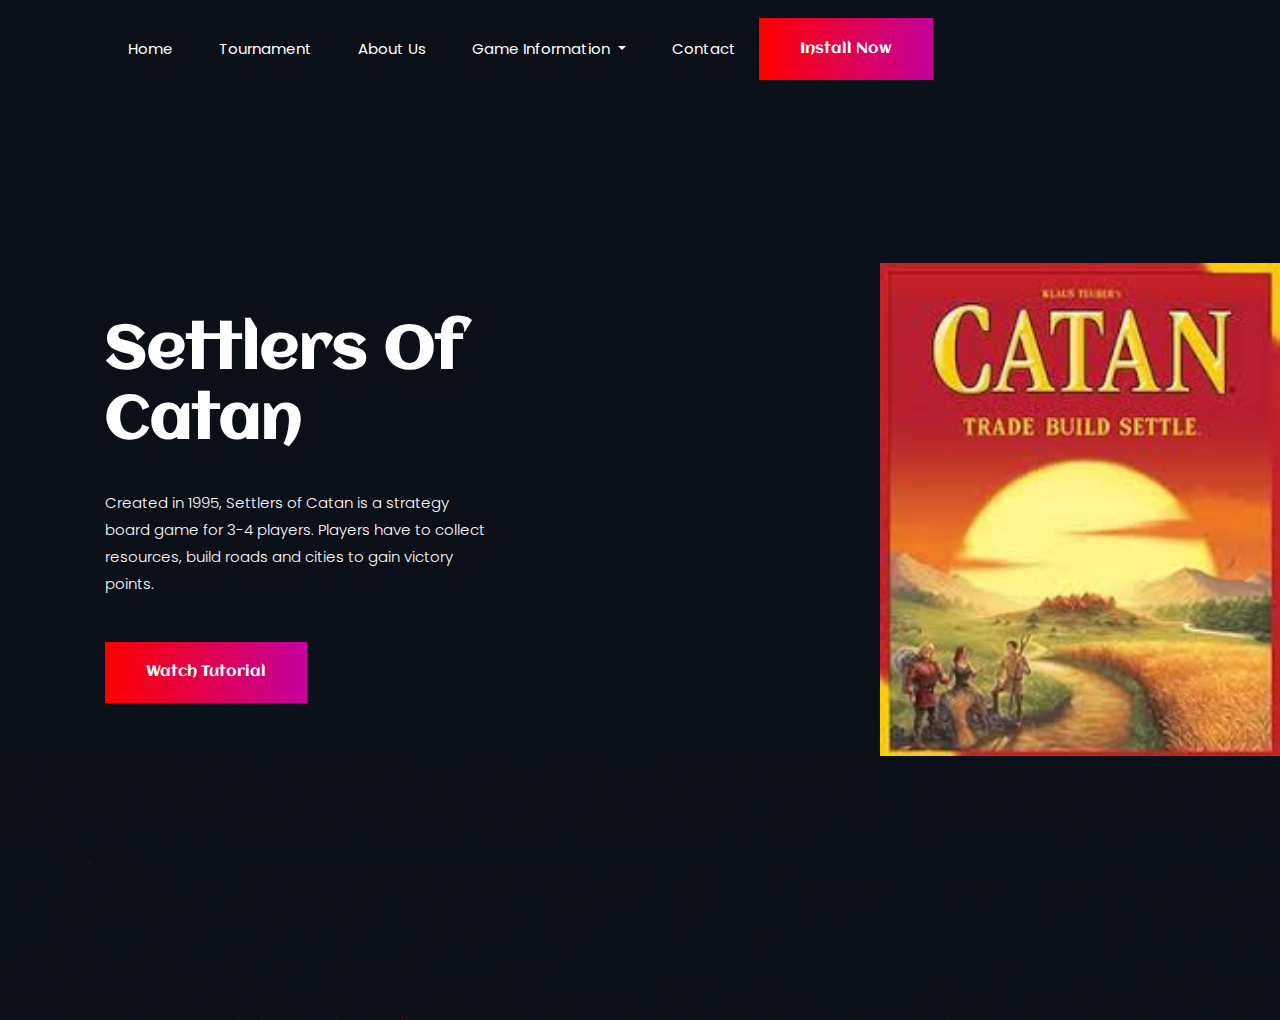
<file: index.html>
<!doctype html>
<html lang="zxx">

<head>
    <!-- Required meta tags -->
    <meta charset="utf-8">
    <meta name="viewport" content="width=device-width, initial-scale=1, shrink-to-fit=no">
    <title>Settlers of Catan</title>
    <link rel="icon" href="img/favicon.png">
    <!-- Bootstrap CSS -->
    <link rel="stylesheet" href="css/bootstrap.min.css">
    <!-- animate CSS -->
    <link rel="stylesheet" href="css/animate.css">
    <!-- owl carousel CSS -->
    <link rel="stylesheet" href="css/owl.carousel.min.css">
    <!-- font awesome CSS -->
    <link rel="stylesheet" href="css/all.css">
    <!-- flaticon CSS -->
    <link rel="stylesheet" href="css/flaticon.css">
    <link rel="stylesheet" href="css/themify-icons.css">
    <!-- font awesome CSS -->
    <link rel="stylesheet" href="css/magnific-popup.css">
    <!-- swiper CSS -->
    <link rel="stylesheet" href="css/slick.css">
    <!-- style CSS -->
    <link rel="stylesheet" href="css/style.css">
</head>

<body>
    <div class="body_bg">
        <!--::header part start::-->
        <header class="main_menu single_page_menu">
            <div class="container">
                <div class="row align-items-center">
                    <div class="col-lg-12">
                        <nav class="navbar navbar-expand-lg navbar-light">
                            <button class="navbar-toggler" type="button" data-toggle="collapse"
                                data-target="#navbarSupportedContent" aria-controls="navbarSupportedContent"
                                aria-expanded="false" aria-label="Toggle navigation">
                                <span class="menu_icon"><i class="fas fa-bars"></i></span>
                            </button>

                            <div class="collapse navbar-collapse main-menu-item" id="navbarSupportedContent">
                                <ul class="navbar-nav">
                                    <li class="nav-item">
                                        <a class="nav-link" href="index.html">Home</a>
                                    </li>
                                    <li class="nav-item">
                                        <a class="nav-link" href="tournament.html">Tournament</a>
                                    </li>
                                    <li class="nav-item">
                                        <a class="nav-link" href="aboutUs.html">About us</a>
                                    </li>
                                    <li class="nav-item dropdown">
                                        <a class="nav-link dropdown-toggle" href="gameRules.html" id="navbarDropdown"
                                            role="button" data-toggle="dropdown" aria-haspopup="true"
                                            aria-expanded="false">
                                            Game Information
                                        </a>
                                        <div class="dropdown-menu" aria-labelledby="navbarDropdown">
                                            <a class="dropdown-item" href="gameInfo.html"> Game Introduction</a>
                                            <a class="dropdown-item" href="gameRules.html">Game Rules</a>
                                        </div>
                                    </li>
                                    
                                    <li class="nav-item">
                                        <a class="nav-link" href="contact.html">Contact</a>
                                    </li>
                                </ul>
                            </div>
                            <a href="#" class="btn_1 d-none d-sm-block">Install Now</a>
                        </nav>
                    </div>
                </div>
            </div>
        </header>
        <!-- Header part end-->

        <!-- banner part start-->
        <section class="banner_part">
            <div class="container">
                <div class="row align-items-center justify-content-between">
                    <div class="col-lg-6 col-md-8">
                        <div class="banner_text">
                            <div class="banner_text_iner">
                                <h1>Settlers Of Catan</h1>
                                <p>
                                    Created in 1995, Settlers of Catan is a strategy board game for 3-4 players.
                                    Players have to collect resources, build roads and cities to gain victory points.
                                </p>
                                <a href="tutorial.html" class="btn_1">Watch Tutorial</a>
                            </div>
                        </div>
                    </div>
                </div>
            </div>
        </section>
        <!-- banner part start-->

        <!--::client logo part end::-->
        
        <!--::client logo part end::-->

        <!-- about_us part start-->
        
        <!-- about_us part end-->


        <!-- use sasu part end-->
        
        <!-- use sasu part end-->

        <!-- gallery_part part start-->
        
        <!-- gallery_part part end-->

        <!-- use sasu part end-->
        
        <!-- use sasu part end-->

        <!-- pricing part start-->
       
        <!-- pricing part end-->

        <!--::footer_part start::-->
        
    </div>


    <!-- jquery plugins here-->
    <script src="js/jquery-1.12.1.min.js"></script>
    <!-- popper js -->
    <script src="js/popper.min.js"></script>
    <!-- bootstrap js -->
    <script src="js/bootstrap.min.js"></script>
    <!-- easing js -->
    <script src="js/jquery.magnific-popup.js"></script>
    <!-- swiper js -->
    <script src="js/swiper.min.js"></script>
    <!-- swiper js -->
    <script src="js/masonry.pkgd.js"></script>
    <!-- particles js -->
    <script src="js/owl.carousel.min.js"></script>
    <script src="js/jquery.nice-select.min.js"></script>
    <!-- slick js -->
    <script src="js/slick.min.js"></script>
    <script src="js/jquery.counterup.min.js"></script>
    <script src="js/waypoints.min.js"></script>
    <script src="js/contact.js"></script>
    <script src="js/jquery.ajaxchimp.min.js"></script>
    <script src="js/jquery.form.js"></script>
    <script src="js/jquery.validate.min.js"></script>
    <script src="js/mail-script.js"></script>
    <!-- custom js -->
    <script src="js/custom.js"></script>
</body>

</html>
</file>
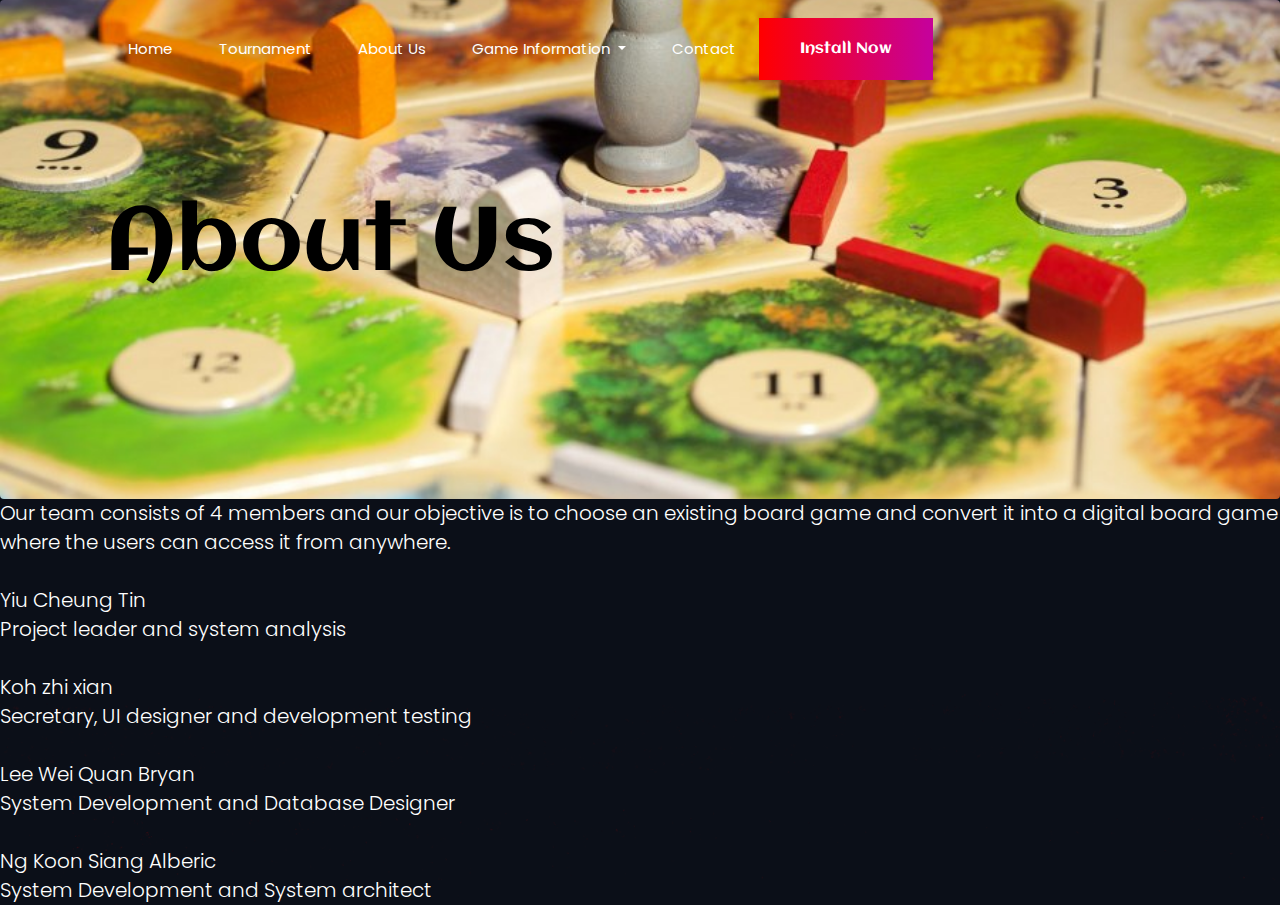
<file: aboutUs.html>
<!doctype html>
<html lang="zxx">

<head>
    <!-- Required meta tags -->
    <meta charset="utf-8">
    <meta name="viewport" content="width=device-width, initial-scale=1, shrink-to-fit=no">
    <title>gaming</title>
    <link rel="icon" href="img/favicon.png">
    <!-- Bootstrap CSS -->
    <link rel="stylesheet" href="css/bootstrap.min.css">
    <!-- animate CSS -->
    <link rel="stylesheet" href="css/animate.css">
    <!-- owl carousel CSS -->
    <link rel="stylesheet" href="css/owl.carousel.min.css">
    <!-- font awesome CSS -->
    <link rel="stylesheet" href="css/all.css">
    <!-- flaticon CSS -->
    <link rel="stylesheet" href="css/flaticon.css">
    <link rel="stylesheet" href="css/themify-icons.css">
    <!-- font awesome CSS -->
    <link rel="stylesheet" href="css/magnific-popup.css">
    <!-- swiper CSS -->
    <link rel="stylesheet" href="css/slick.css">
    <!-- style CSS -->
    <link rel="stylesheet" href="css/style.css">
</head>

<body>
    <div class="body_bg">
        <!--::header part start::-->
        <header class="main_menu single_page_menu">
            <div class="container">
                <div class="row align-items-center">
                    <div class="col-lg-12">
                        <nav class="navbar navbar-expand-lg navbar-light">
                            <button class="navbar-toggler" type="button" data-toggle="collapse"
                                data-target="#navbarSupportedContent" aria-controls="navbarSupportedContent"
                                aria-expanded="false" aria-label="Toggle navigation">
                                <span class="menu_icon"><i class="fas fa-bars"></i></span>
                            </button>

                            <div class="collapse navbar-collapse main-menu-item" id="navbarSupportedContent">
                                <ul class="navbar-nav">
                                    <li class="nav-item">
                                        <a class="nav-link" href="index.html">Home</a>
                                    </li>
                                    <li class="nav-item">
                                        <a class="nav-link" href="tournament.html">Tournament</a>
                                    </li>
                                    <li class="nav-item">
                                        <a class="nav-link" href="aboutUs.html">About us</a>
                                    </li>
                                    <li class="nav-item dropdown">
                                        <a class="nav-link dropdown-toggle" href="gameRules.html" id="navbarDropdown"
                                            role="button" data-toggle="dropdown" aria-haspopup="true"
                                            aria-expanded="false">
                                            Game Information
                                        </a>
                                        <div class="dropdown-menu" aria-labelledby="navbarDropdown">
                                            <a class="dropdown-item" href="gameInfo.html"> Game Introduction</a>
                                            <a class="dropdown-item" href="gameRules.html">Game Rules</a>
                                        </div>
                                    </li>
                                    
                                    <li class="nav-item">
                                        <a class="nav-link" href="contact.html">Contact</a>
                                    </li>
                                </ul>
                            </div>
                            <a href="#" class="btn_1 d-none d-sm-block">Install Now</a>
                        </nav>
                    </div>
                </div>
            </div>
        </header>
        <!-- Header part end-->

        <!-- breadcrumb start-->
        <section class="breadcrumb breadcrumb_bg">
            <div class="container">
                <div class="row">
                    <div class="col-lg-12">
                        <div class="breadcrumb_iner text-center">
                            <div class="breadcrumb_iner_item">
                                <h2 style="color: black">About Us</h2>
                            </div>
                        </div>
                    </div>
                </div>
            </div>
        </section>
        <!-- breadcrumb start-->

        <!--::client logo part end::-->
        
        <!--::client logo part end::-->

        <!-- use sasu part end-->
        
        <!-- use sasu part end-->

        <!--::about_us part start::-->
        
        <!--::about_us part end::-->

        <!--::footer_part start::-->
        
        <!--::footer_part end::-->

        <!--AboutUs_part start-->
        <p style="font-size: 20px;">
            Our team consists of 4 members and our objective is to choose an existing board game and convert it into a digital board game where the users can access it from anywhere. <br/><br/>
            Yiu Cheung Tin <br/>
            Project leader and system analysis<br/><br/>
            Koh zhi xian <br/>
            Secretary, UI designer and development testing <br/><br/>
            Lee Wei Quan Bryan <br/>
            System Development and Database Designer <br/><br/>
            Ng Koon Siang Alberic <br/>
            System Development and System architect
        </p>
        
        <!--AboutUs_part end-->
    </div>

    <!-- jquery plugins here-->
    <script src="js/jquery-1.12.1.min.js"></script>
    <!-- popper js -->
    <script src="js/popper.min.js"></script>
    <!-- bootstrap js -->
    <script src="js/bootstrap.min.js"></script>
    <!-- easing js -->
    <script src="js/jquery.magnific-popup.js"></script>
    <!-- swiper js -->
    <script src="js/swiper.min.js"></script>
    <!-- swiper js -->
    <script src="js/masonry.pkgd.js"></script>
    <!-- particles js -->
    <script src="js/owl.carousel.min.js"></script>
    <script src="js/jquery.nice-select.min.js"></script>
    <!-- slick js -->
    <script src="js/slick.min.js"></script>
    <script src="js/jquery.counterup.min.js"></script>
    <script src="js/waypoints.min.js"></script>
    <script src="js/contact.js"></script>
    <script src="js/jquery.ajaxchimp.min.js"></script>
    <script src="js/jquery.form.js"></script>
    <script src="js/jquery.validate.min.js"></script>
    <script src="js/mail-script.js"></script>
    <!-- custom js -->
    <script src="js/custom.js"></script>
</body>

</html>
</file>
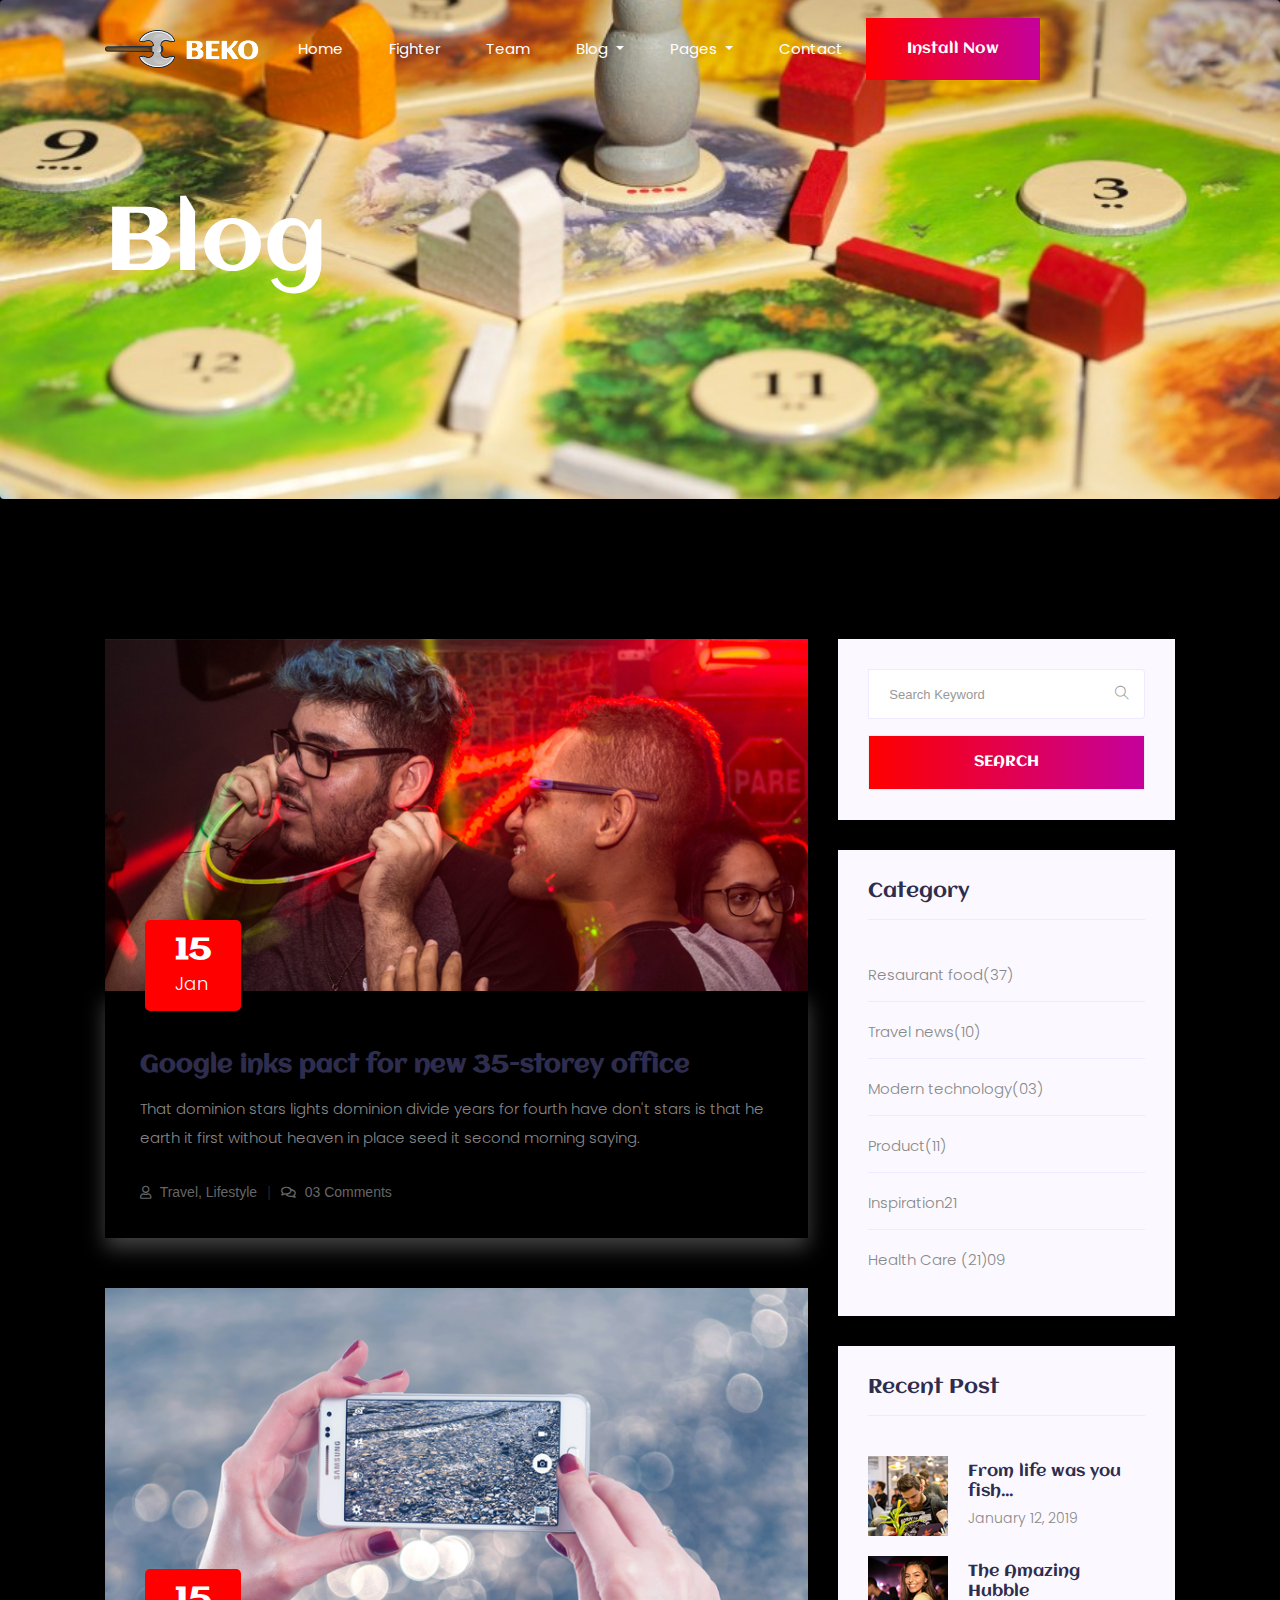
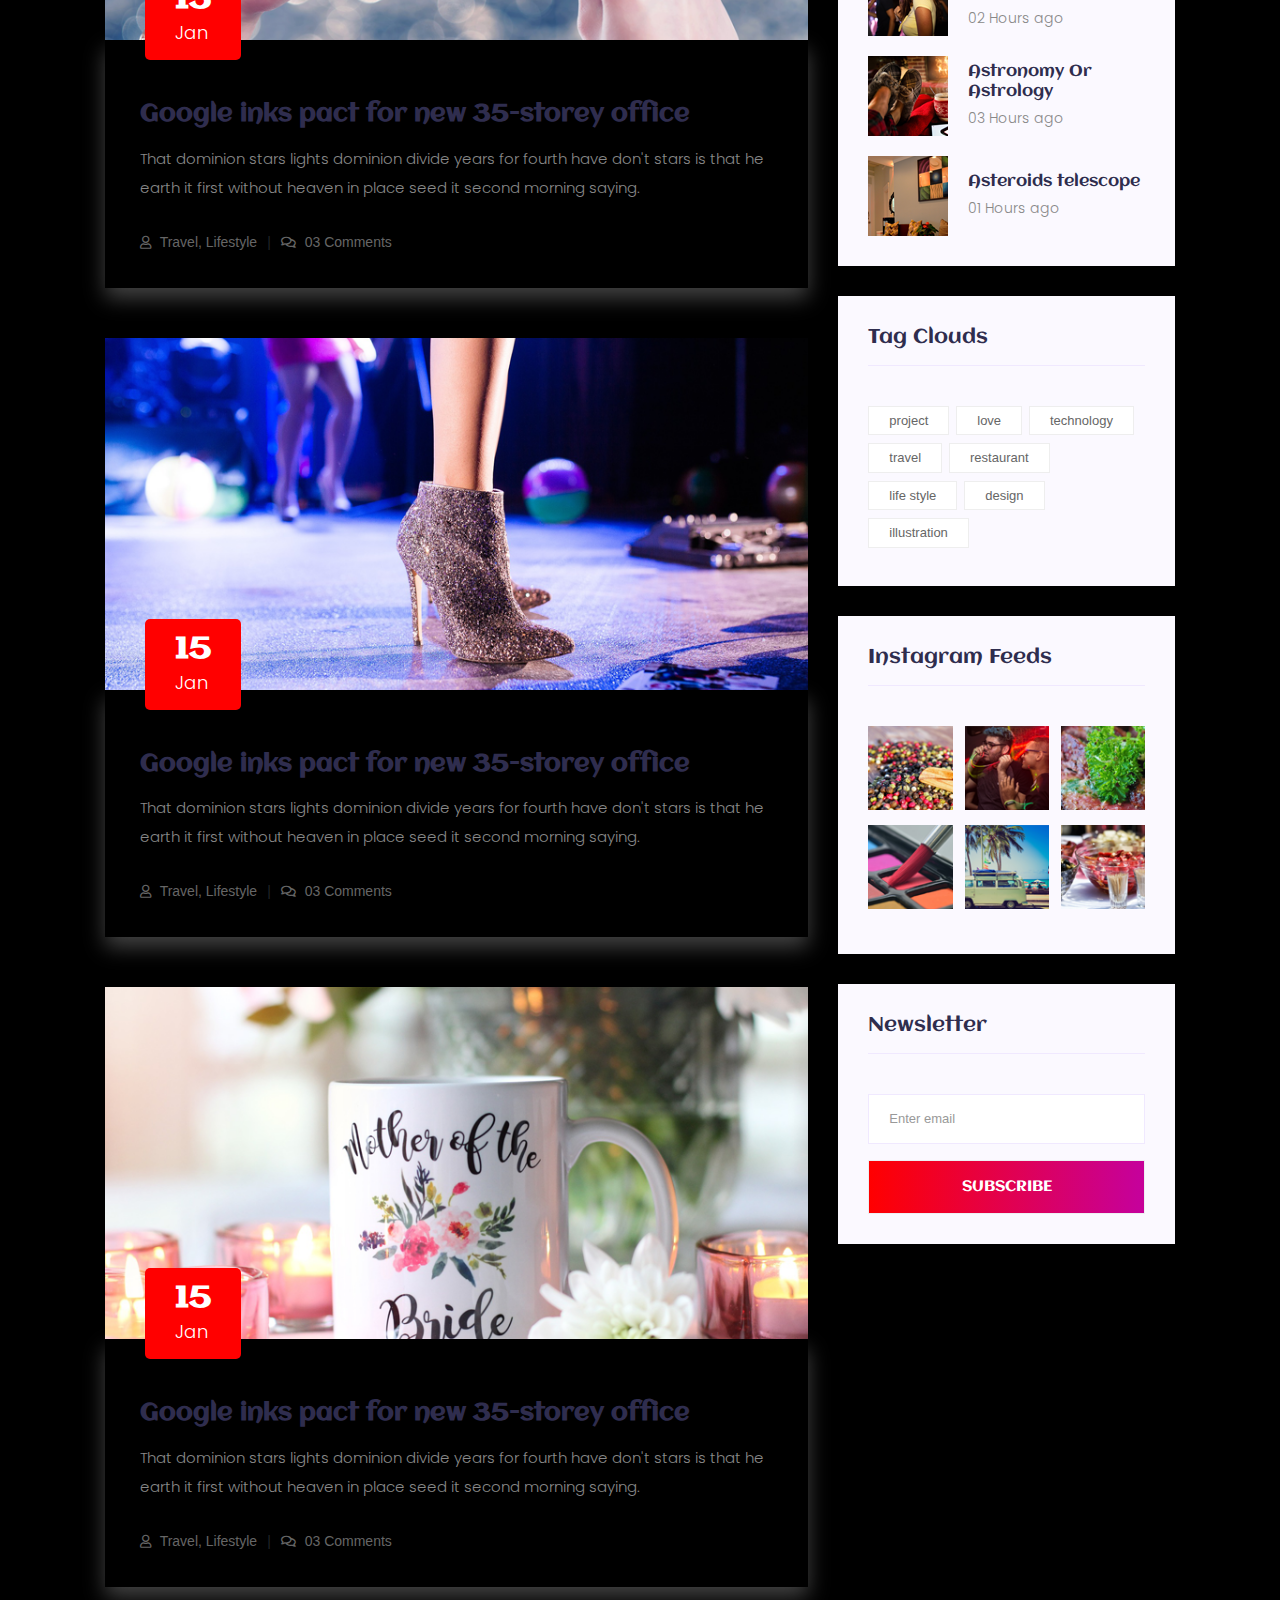
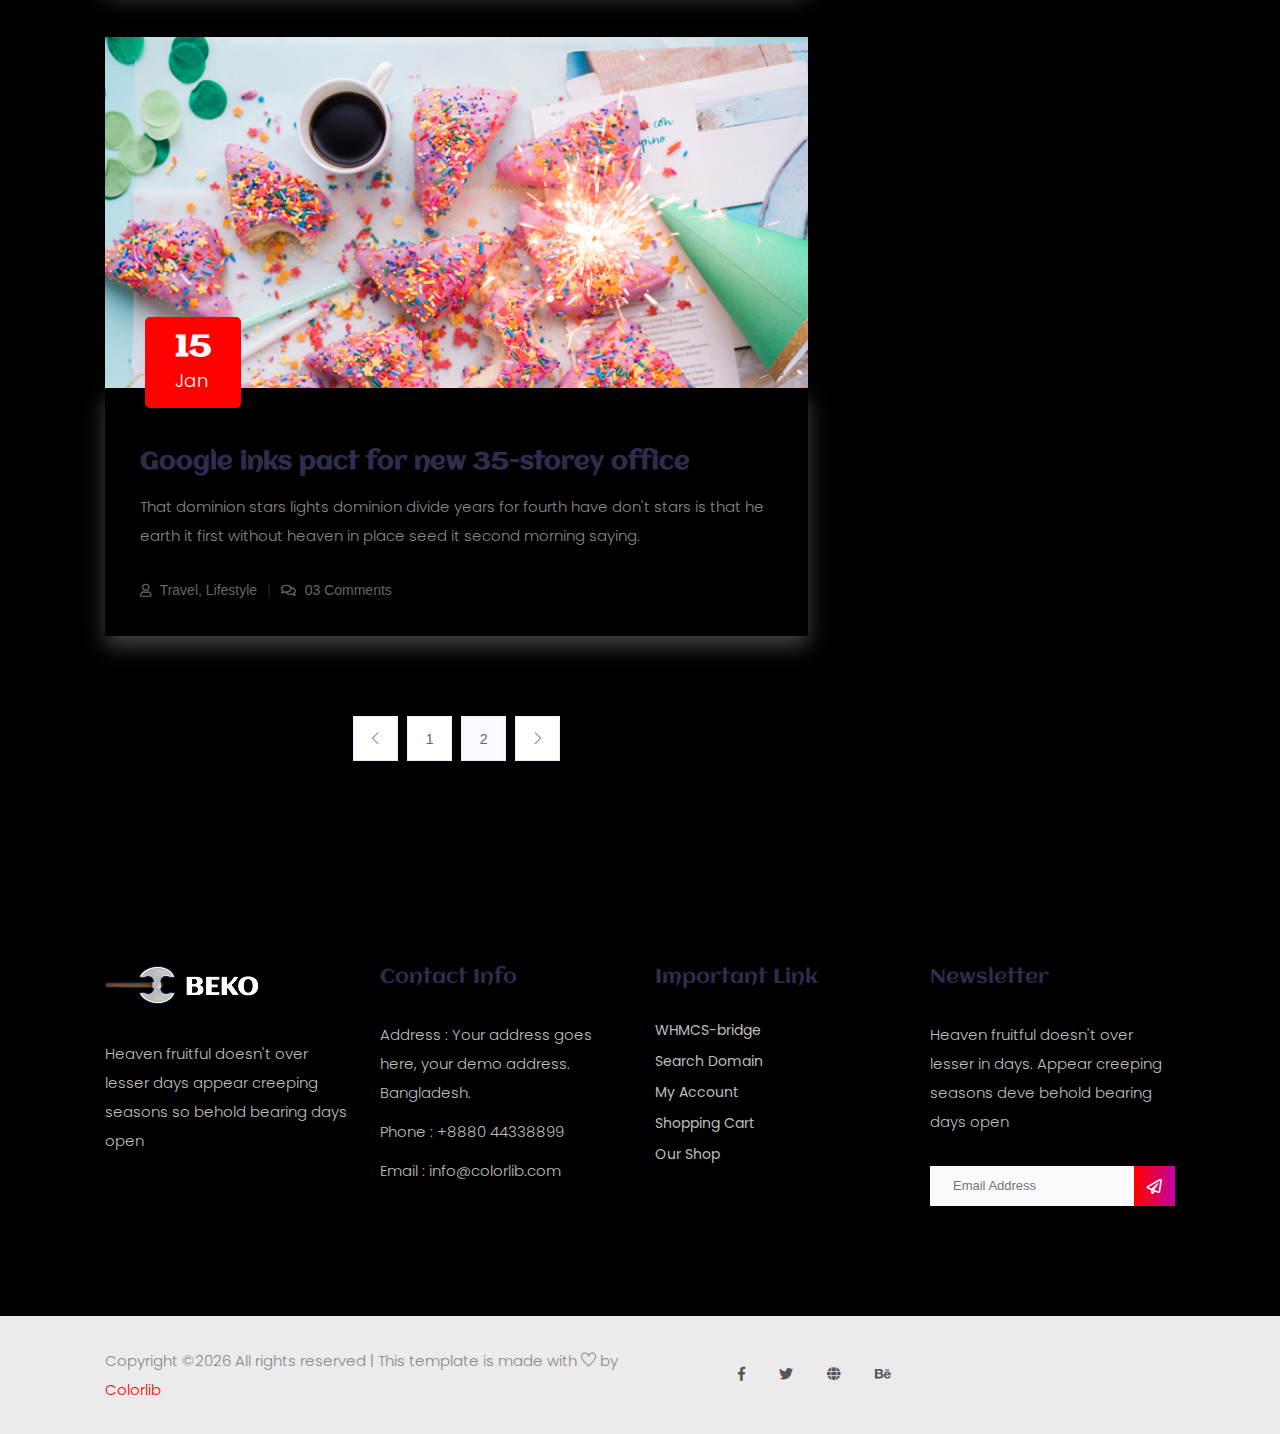
<file: blog.html>
<!doctype html>
<html lang="zxx">

<head>
    <!-- Required meta tags -->
    <meta charset="utf-8">
    <meta name="viewport" content="width=device-width, initial-scale=1, shrink-to-fit=no">
    <title>gaming</title>
    <link rel="icon" href="img/favicon.png">
    <!-- Bootstrap CSS -->
    <link rel="stylesheet" href="css/bootstrap.min.css">
    <!-- animate CSS -->
    <link rel="stylesheet" href="css/animate.css">
    <!-- owl carousel CSS -->
    <link rel="stylesheet" href="css/owl.carousel.min.css">
    <!-- font awesome CSS -->
    <link rel="stylesheet" href="css/all.css">
    <!-- flaticon CSS -->
    <link rel="stylesheet" href="css/flaticon.css">
    <link rel="stylesheet" href="css/themify-icons.css">
    <!-- font awesome CSS -->
    <link rel="stylesheet" href="css/magnific-popup.css">
    <!-- swiper CSS -->
    <link rel="stylesheet" href="css/slick.css">
    <!-- style CSS -->
    <link rel="stylesheet" href="css/style.css">
</head>

<body>
    <!--::header part start::-->
    <header class="main_menu single_page_menu">
        <div class="container">
            <div class="row align-items-center">
                <div class="col-lg-12">
                    <nav class="navbar navbar-expand-lg navbar-light">
                        <a class="navbar-brand" href="index.html"> <img src="img/logo.png" alt="logo"> </a>
                        <button class="navbar-toggler" type="button" data-toggle="collapse"
                            data-target="#navbarSupportedContent" aria-controls="navbarSupportedContent"
                            aria-expanded="false" aria-label="Toggle navigation">
                            <span class="menu_icon"><i class="fas fa-bars"></i></span>
                        </button>

                        <div class="collapse navbar-collapse main-menu-item" id="navbarSupportedContent">
                            <ul class="navbar-nav">
                                <li class="nav-item">
                                    <a class="nav-link" href="index.html">Home</a>
                                </li>
                                <li class="nav-item">
                                    <a class="nav-link" href="fighter.html">fighter</a>
                                </li>
                                <li class="nav-item">
                                    <a class="nav-link" href="team.html">team</a>
                                </li>
                                <li class="nav-item dropdown">
                                    <a class="nav-link dropdown-toggle" href="blog.html" id="navbarDropdown"
                                        role="button" data-toggle="dropdown" aria-haspopup="true" aria-expanded="false">
                                        Blog
                                    </a>
                                    <div class="dropdown-menu" aria-labelledby="navbarDropdown">
                                        <a class="dropdown-item" href="blog.html"> blog</a>
                                        <a class="dropdown-item" href="single-blog.html">Single blog</a>
                                    </div>
                                </li>
                                <li class="nav-item dropdown">
                                    <a class="nav-link dropdown-toggle" href="blog.html" id="navbarDropdown1"
                                        role="button" data-toggle="dropdown" aria-haspopup="true" aria-expanded="false">
                                        pages
                                    </a>
                                    <div class="dropdown-menu" aria-labelledby="navbarDropdown1">
                                        <a class="dropdown-item" href="elements.html">Elements</a>
                                    </div>
                                </li>
                                <li class="nav-item">
                                    <a class="nav-link" href="contact.html">Contact</a>
                                </li>
                            </ul>
                        </div>
                        <a href="#" class="btn_1 d-none d-sm-block">Install Now</a>
                    </nav>
                </div>
            </div>
        </div>
    </header>
    <!-- Header part end-->

    <!-- breadcrumb start-->
    <section class="breadcrumb breadcrumb_bg">
        <div class="container">
            <div class="row">
                <div class="col-lg-12">
                    <div class="breadcrumb_iner text-center">
                        <div class="breadcrumb_iner_item">
                            <h2>blog</h2>
                        </div>
                    </div>
                </div>
            </div>
        </div>
    </section>
    <!-- breadcrumb start-->

    <!--================Blog Area =================-->
    <section class="blog_area section_padding">
        <div class="container">
            <div class="row">
                <div class="col-lg-8 mb-5 mb-lg-0">
                    <div class="blog_left_sidebar">
                        <article class="blog_item">
                            <div class="blog_item_img">
                                <img class="card-img rounded-0" src="img/blog/single_blog_1.png" alt="">
                                <a href="#" class="blog_item_date">
                                    <h3>15</h3>
                                    <p>Jan</p>
                                </a>
                            </div>

                            <div class="blog_details">
                                <a class="d-inline-block" href="single-blog.html">
                                    <h2>Google inks pact for new 35-storey office</h2>
                                </a>
                                <p>That dominion stars lights dominion divide years for fourth have don't stars is
                                    that
                                    he earth it first without heaven in place seed it second morning saying.</p>
                                <ul class="blog-info-link">
                                    <li><a href="#"><i class="far fa-user"></i> Travel, Lifestyle</a></li>
                                    <li><a href="#"><i class="far fa-comments"></i> 03 Comments</a></li>
                                </ul>
                            </div>
                        </article>

                        <article class="blog_item">
                            <div class="blog_item_img">
                                <img class="card-img rounded-0" src="img/blog/single_blog_2.png" alt="">
                                <a href="#" class="blog_item_date">
                                    <h3>15</h3>
                                    <p>Jan</p>
                                </a>
                            </div>

                            <div class="blog_details">
                                <a class="d-inline-block" href="single-blog.html">
                                    <h2>Google inks pact for new 35-storey office</h2>
                                </a>
                                <p>That dominion stars lights dominion divide years for fourth have don't stars is
                                    that
                                    he earth it first without heaven in place seed it second morning saying.</p>
                                <ul class="blog-info-link">
                                    <li><a href="#"><i class="far fa-user"></i> Travel, Lifestyle</a></li>
                                    <li><a href="#"><i class="far fa-comments"></i> 03 Comments</a></li>
                                </ul>
                            </div>
                        </article>

                        <article class="blog_item">
                            <div class="blog_item_img">
                                <img class="card-img rounded-0" src="img/blog/single_blog_3.png" alt="">
                                <a href="#" class="blog_item_date">
                                    <h3>15</h3>
                                    <p>Jan</p>
                                </a>
                            </div>

                            <div class="blog_details">
                                <a class="d-inline-block" href="single-blog.html">
                                    <h2>Google inks pact for new 35-storey office</h2>
                                </a>
                                <p>That dominion stars lights dominion divide years for fourth have don't stars is
                                    that
                                    he earth it first without heaven in place seed it second morning saying.</p>
                                <ul class="blog-info-link">
                                    <li><a href="#"><i class="far fa-user"></i> Travel, Lifestyle</a></li>
                                    <li><a href="#"><i class="far fa-comments"></i> 03 Comments</a></li>
                                </ul>
                            </div>
                        </article>

                        <article class="blog_item">
                            <div class="blog_item_img">
                                <img class="card-img rounded-0" src="img/blog/single_blog_4.png" alt="">
                                <a href="#" class="blog_item_date">
                                    <h3>15</h3>
                                    <p>Jan</p>
                                </a>
                            </div>

                            <div class="blog_details">
                                <a class="d-inline-block" href="single-blog.html">
                                    <h2>Google inks pact for new 35-storey office</h2>
                                </a>
                                <p>That dominion stars lights dominion divide years for fourth have don't stars is
                                    that
                                    he earth it first without heaven in place seed it second morning saying.</p>
                                <ul class="blog-info-link">
                                    <li><a href="#"><i class="far fa-user"></i> Travel, Lifestyle</a></li>
                                    <li><a href="#"><i class="far fa-comments"></i> 03 Comments</a></li>
                                </ul>
                            </div>
                        </article>

                        <article class="blog_item">
                            <div class="blog_item_img">
                                <img class="card-img rounded-0" src="img/blog/single_blog_5.png" alt="">
                                <a href="#" class="blog_item_date">
                                    <h3>15</h3>
                                    <p>Jan</p>
                                </a>
                            </div>

                            <div class="blog_details">
                                <a class="d-inline-block" href="single-blog.html">
                                    <h2>Google inks pact for new 35-storey office</h2>
                                </a>
                                <p>That dominion stars lights dominion divide years for fourth have don't stars is
                                    that
                                    he earth it first without heaven in place seed it second morning saying.</p>
                                <ul class="blog-info-link">
                                    <li><a href="#"><i class="far fa-user"></i> Travel, Lifestyle</a></li>
                                    <li><a href="#"><i class="far fa-comments"></i> 03 Comments</a></li>
                                </ul>
                            </div>
                        </article>

                        <nav class="blog-pagination justify-content-center d-flex">
                            <ul class="pagination">
                                <li class="page-item">
                                    <a href="#" class="page-link" aria-label="Previous">
                                        <i class="ti-angle-left"></i>
                                    </a>
                                </li>
                                <li class="page-item">
                                    <a href="#" class="page-link">1</a>
                                </li>
                                <li class="page-item active">
                                    <a href="#" class="page-link">2</a>
                                </li>
                                <li class="page-item">
                                    <a href="#" class="page-link" aria-label="Next">
                                        <i class="ti-angle-right"></i>
                                    </a>
                                </li>
                            </ul>
                        </nav>
                    </div>
                </div>
                <div class="col-lg-4">
                    <div class="blog_right_sidebar">
                        <aside class="single_sidebar_widget search_widget">
                            <form action="#">
                                <div class="form-group">
                                    <div class="input-group mb-3">
                                        <input type="text" class="form-control" placeholder='Search Keyword'
                                            onfocus="this.placeholder = ''"
                                            onblur="this.placeholder = 'Search Keyword'">
                                        <div class="input-group-append">
                                            <button class="btn" type="button"><i class="ti-search"></i></button>
                                        </div>
                                    </div>
                                </div>
                                <button class="button rounded-0 primary-bg text-white w-100 btn_1"
                                    type="submit">Search</button>
                            </form>
                        </aside>

                        <aside class="single_sidebar_widget post_category_widget">
                            <h4 class="widget_title">Category</h4>
                            <ul class="list cat-list">
                                <li>
                                    <a href="#" class="d-flex">
                                        <p>Resaurant food</p>
                                        <p>(37)</p>
                                    </a>
                                </li>
                                <li>
                                    <a href="#" class="d-flex">
                                        <p>Travel news</p>
                                        <p>(10)</p>
                                    </a>
                                </li>
                                <li>
                                    <a href="#" class="d-flex">
                                        <p>Modern technology</p>
                                        <p>(03)</p>
                                    </a>
                                </li>
                                <li>
                                    <a href="#" class="d-flex">
                                        <p>Product</p>
                                        <p>(11)</p>
                                    </a>
                                </li>
                                <li>
                                    <a href="#" class="d-flex">
                                        <p>Inspiration</p>
                                        <p>21</p>
                                    </a>
                                </li>
                                <li>
                                    <a href="#" class="d-flex">
                                        <p>Health Care (21)</p>
                                        <p>09</p>
                                    </a>
                                </li>
                            </ul>
                        </aside>

                        <aside class="single_sidebar_widget popular_post_widget">
                            <h3 class="widget_title">Recent Post</h3>
                            <div class="media post_item">
                                <img src="img/post/post_1.png" alt="post">
                                <div class="media-body">
                                    <a href="single-blog.html">
                                        <h3>From life was you fish...</h3>
                                    </a>
                                    <p>January 12, 2019</p>
                                </div>
                            </div>
                            <div class="media post_item">
                                <img src="img/post/post_2.png" alt="post">
                                <div class="media-body">
                                    <a href="single-blog.html">
                                        <h3>The Amazing Hubble</h3>
                                    </a>
                                    <p>02 Hours ago</p>
                                </div>
                            </div>
                            <div class="media post_item">
                                <img src="img/post/post_3.png" alt="post">
                                <div class="media-body">
                                    <a href="single-blog.html">
                                        <h3>Astronomy Or Astrology</h3>
                                    </a>
                                    <p>03 Hours ago</p>
                                </div>
                            </div>
                            <div class="media post_item">
                                <img src="img/post/post_4.png" alt="post">
                                <div class="media-body">
                                    <a href="single-blog.html">
                                        <h3>Asteroids telescope</h3>
                                    </a>
                                    <p>01 Hours ago</p>
                                </div>
                            </div>
                        </aside>
                        <aside class="single_sidebar_widget tag_cloud_widget">
                            <h4 class="widget_title">Tag Clouds</h4>
                            <ul class="list">
                                <li>
                                    <a href="#">project</a>
                                </li>
                                <li>
                                    <a href="#">love</a>
                                </li>
                                <li>
                                    <a href="#">technology</a>
                                </li>
                                <li>
                                    <a href="#">travel</a>
                                </li>
                                <li>
                                    <a href="#">restaurant</a>
                                </li>
                                <li>
                                    <a href="#">life style</a>
                                </li>
                                <li>
                                    <a href="#">design</a>
                                </li>
                                <li>
                                    <a href="#">illustration</a>
                                </li>
                            </ul>
                        </aside>


                        <aside class="single_sidebar_widget instagram_feeds">
                            <h4 class="widget_title">Instagram Feeds</h4>
                            <ul class="instagram_row flex-wrap">
                                <li>
                                    <a href="#">
                                        <img class="img-fluid" src="img/post/post_5.png" alt="">
                                    </a>
                                </li>
                                <li>
                                    <a href="#">
                                        <img class="img-fluid" src="img/post/post_6.png" alt="">
                                    </a>
                                </li>
                                <li>
                                    <a href="#">
                                        <img class="img-fluid" src="img/post/post_7.png" alt="">
                                    </a>
                                </li>
                                <li>
                                    <a href="#">
                                        <img class="img-fluid" src="img/post/post_8.png" alt="">
                                    </a>
                                </li>
                                <li>
                                    <a href="#">
                                        <img class="img-fluid" src="img/post/post_9.png" alt="">
                                    </a>
                                </li>
                                <li>
                                    <a href="#">
                                        <img class="img-fluid" src="img/post/post_10.png" alt="">
                                    </a>
                                </li>
                            </ul>
                        </aside>


                        <aside class="single_sidebar_widget newsletter_widget">
                            <h4 class="widget_title">Newsletter</h4>

                            <form action="#">
                                <div class="form-group">
                                    <input type="email" class="form-control" onfocus="this.placeholder = ''"
                                        onblur="this.placeholder = 'Enter email'" placeholder='Enter email' required>
                                </div>
                                <button class="button rounded-0 primary-bg text-white w-100 btn_1"
                                    type="submit">Subscribe</button>
                            </form>
                        </aside>
                    </div>
                </div>
            </div>
        </div>
    </section>
    <!--================Blog Area =================-->

    <!--::footer_part start::-->
    <footer class="footer_part black">
        <div class="footer_top">
            <div class="container">
                <div class="row">
                    <div class="col-sm-6 col-lg-3">
                        <div class="single_footer_part">
                            <a href="index.html" class="footer_logo_iner"> <img src="img/logo.png" alt="#"> </a>
                            <p>Heaven fruitful doesn't over lesser days appear creeping seasons so behold bearing
                                days
                                open
                            </p>
                        </div>
                    </div>
                    <div class="col-sm-6 col-lg-3">
                        <div class="single_footer_part">
                            <h4>Contact Info</h4>
                            <p>Address : Your address goes
                                here, your demo address.
                                Bangladesh.</p>
                            <p>Phone : +8880 44338899</p>
                            <p>Email : info@colorlib.com</p>
                        </div>
                    </div>
                    <div class="col-sm-6 col-lg-3">
                        <div class="single_footer_part">
                            <h4>Important Link</h4>
                            <ul class="list-unstyled">
                                <li><a href=""> WHMCS-bridge</a></li>
                                <li><a href="">Search Domain</a></li>
                                <li><a href="">My Account</a></li>
                                <li><a href="">Shopping Cart</a></li>
                                <li><a href="">Our Shop</a></li>
                            </ul>
                        </div>
                    </div>
                    <div class="col-sm-6 col-lg-3">
                        <div class="single_footer_part">
                            <h4>Newsletter</h4>
                            <p>Heaven fruitful doesn't over lesser in days. Appear creeping seasons deve behold
                                bearing
                                days
                                open
                            </p>
                            <div id="mc_embed_signup">
                                <form target="_blank"
                                    action="https://spondonit.us12.list-manage.com/subscribe/post?u=1462626880ade1ac87bd9c93a&amp;id=92a4423d01"
                                    method="get" class="subscribe_form relative mail_part">
                                    <input type="email" name="email" id="newsletter-form-email"
                                        placeholder="Email Address" class="placeholder hide-on-focus"
                                        onfocus="this.placeholder = ''" onblur="this.placeholder = ' Email Address '">
                                    <button type="submit" name="submit" id="newsletter-submit"
                                        class="email_icon newsletter-submit button-contactForm"><i
                                            class="far fa-paper-plane"></i></button>
                                    <div class="mt-10 info"></div>
                                </form>
                            </div>
                        </div>
                    </div>
                </div>
            </div>
        </div>
        <div class="copygight_text">
            <div class="container">
                <div class="row align-items-center">
                    <div class="col-lg-8">
                        <div class="copyright_text">
                            <P><!-- Link back to Colorlib can't be removed. Template is licensed under CC BY 3.0. -->
Copyright &copy;<script>document.write(new Date().getFullYear());</script> All rights reserved | This template is made with <i class="ti-heart" aria-hidden="true"></i> by <a href="https://colorlib.com" target="_blank">Colorlib</a>
<!-- Link back to Colorlib can't be removed. Template is licensed under CC BY 3.0. --></P>
                        </div>
                    </div>
                    <div class="col-lg-4">
                        <div class="footer_icon social_icon">
                            <ul class="list-unstyled">
                                <li><a href="#" class="single_social_icon"><i class="fab fa-facebook-f"></i></a>
                                </li>
                                <li><a href="#" class="single_social_icon"><i class="fab fa-twitter"></i></a></li>
                                <li><a href="#" class="single_social_icon"><i class="fas fa-globe"></i></a></li>
                                <li><a href="#" class="single_social_icon"><i class="fab fa-behance"></i></a></li>
                            </ul>
                        </div>
                    </div>
                </div>
            </div>
        </div>
    </footer>
    <!--::footer_part end::-->
    <!-- jquery plugins here-->
    <script src="js/jquery-1.12.1.min.js"></script>
    <!-- popper js -->
    <script src="js/popper.min.js"></script>
    <!-- bootstrap js -->
    <script src="js/bootstrap.min.js"></script>
    <!-- easing js -->
    <script src="js/jquery.magnific-popup.js"></script>
    <!-- swiper js -->
    <script src="js/swiper.min.js"></script>
    <!-- swiper js -->
    <script src="js/masonry.pkgd.js"></script>
    <!-- particles js -->
    <script src="js/owl.carousel.min.js"></script>
    <script src="js/jquery.nice-select.min.js"></script>
    <!-- slick js -->
    <script src="js/slick.min.js"></script>
    <script src="js/jquery.counterup.min.js"></script>
    <script src="js/waypoints.min.js"></script>
    <script src="js/contact.js"></script>
    <script src="js/jquery.ajaxchimp.min.js"></script>
    <script src="js/jquery.form.js"></script>
    <script src="js/jquery.validate.min.js"></script>
    <script src="js/mail-script.js"></script>
    <!-- custom js -->
    <script src="js/custom.js"></script>
</body>

</html>
</file>
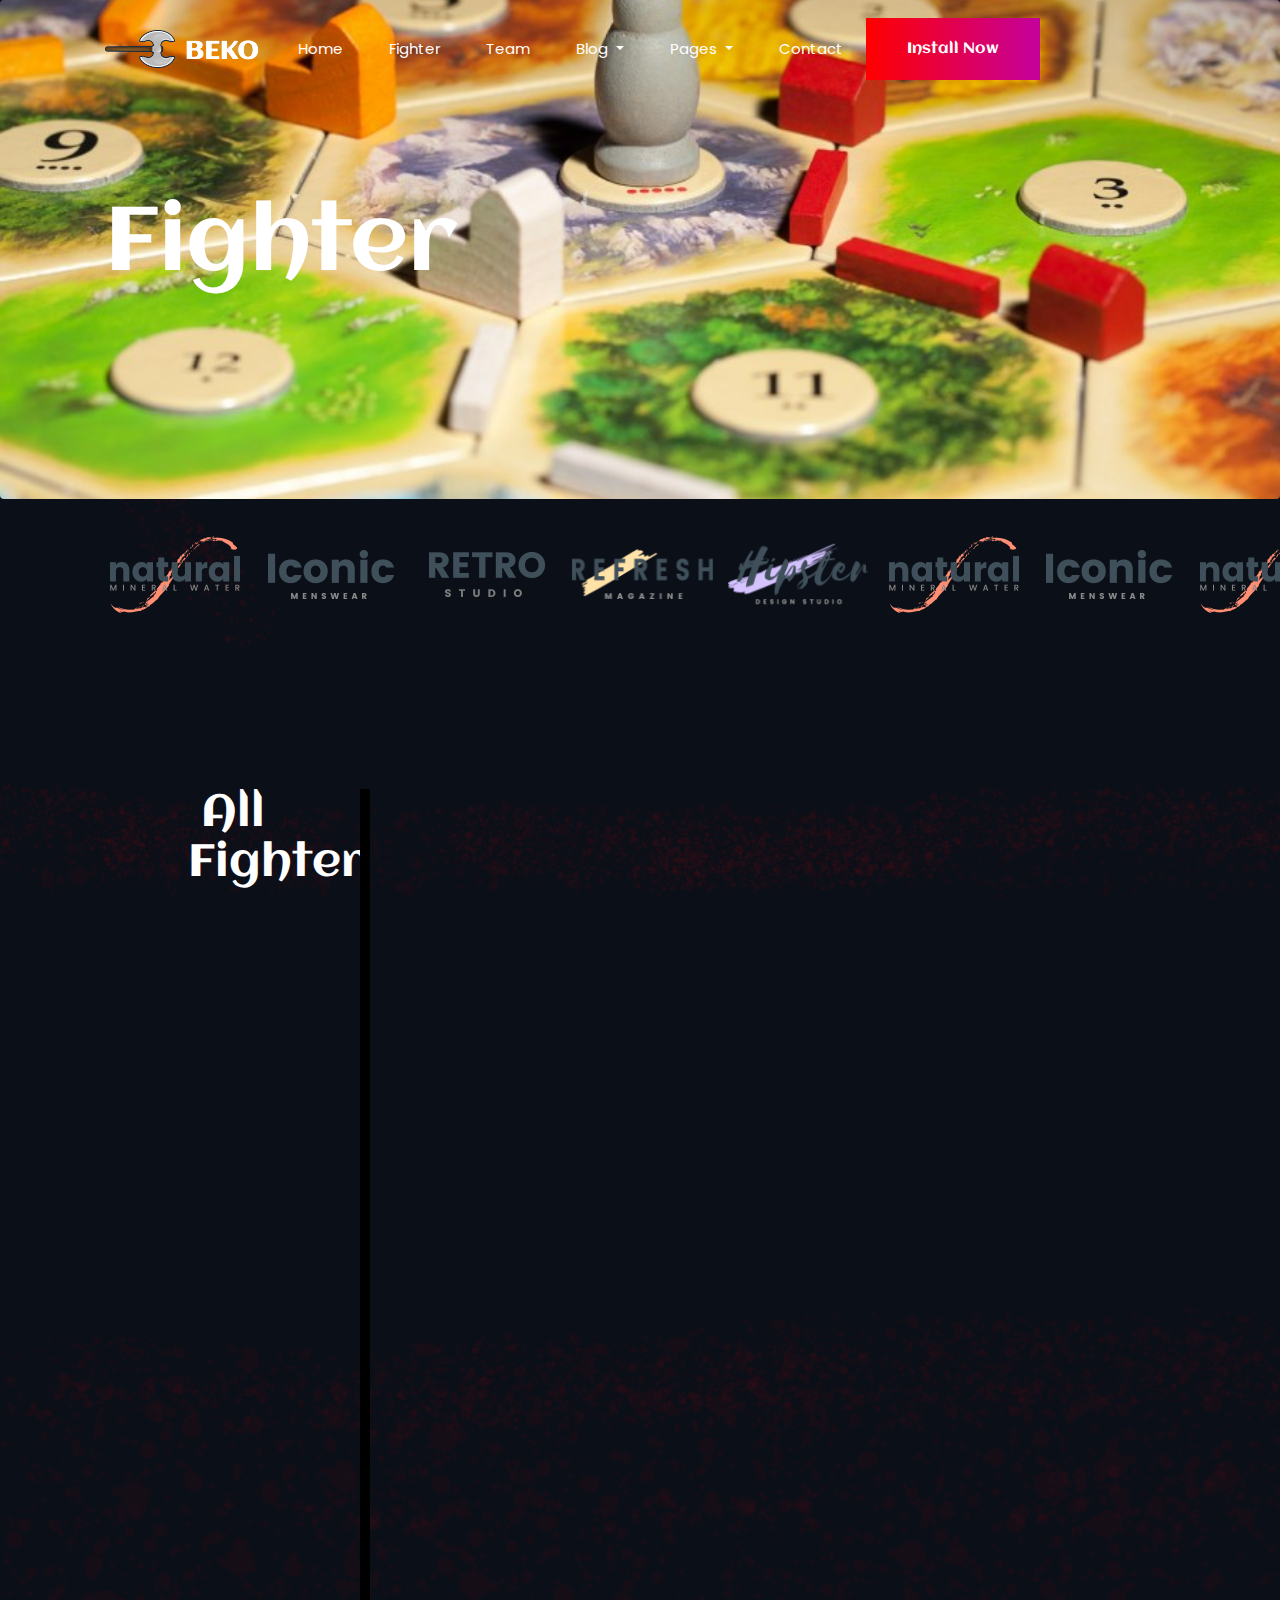
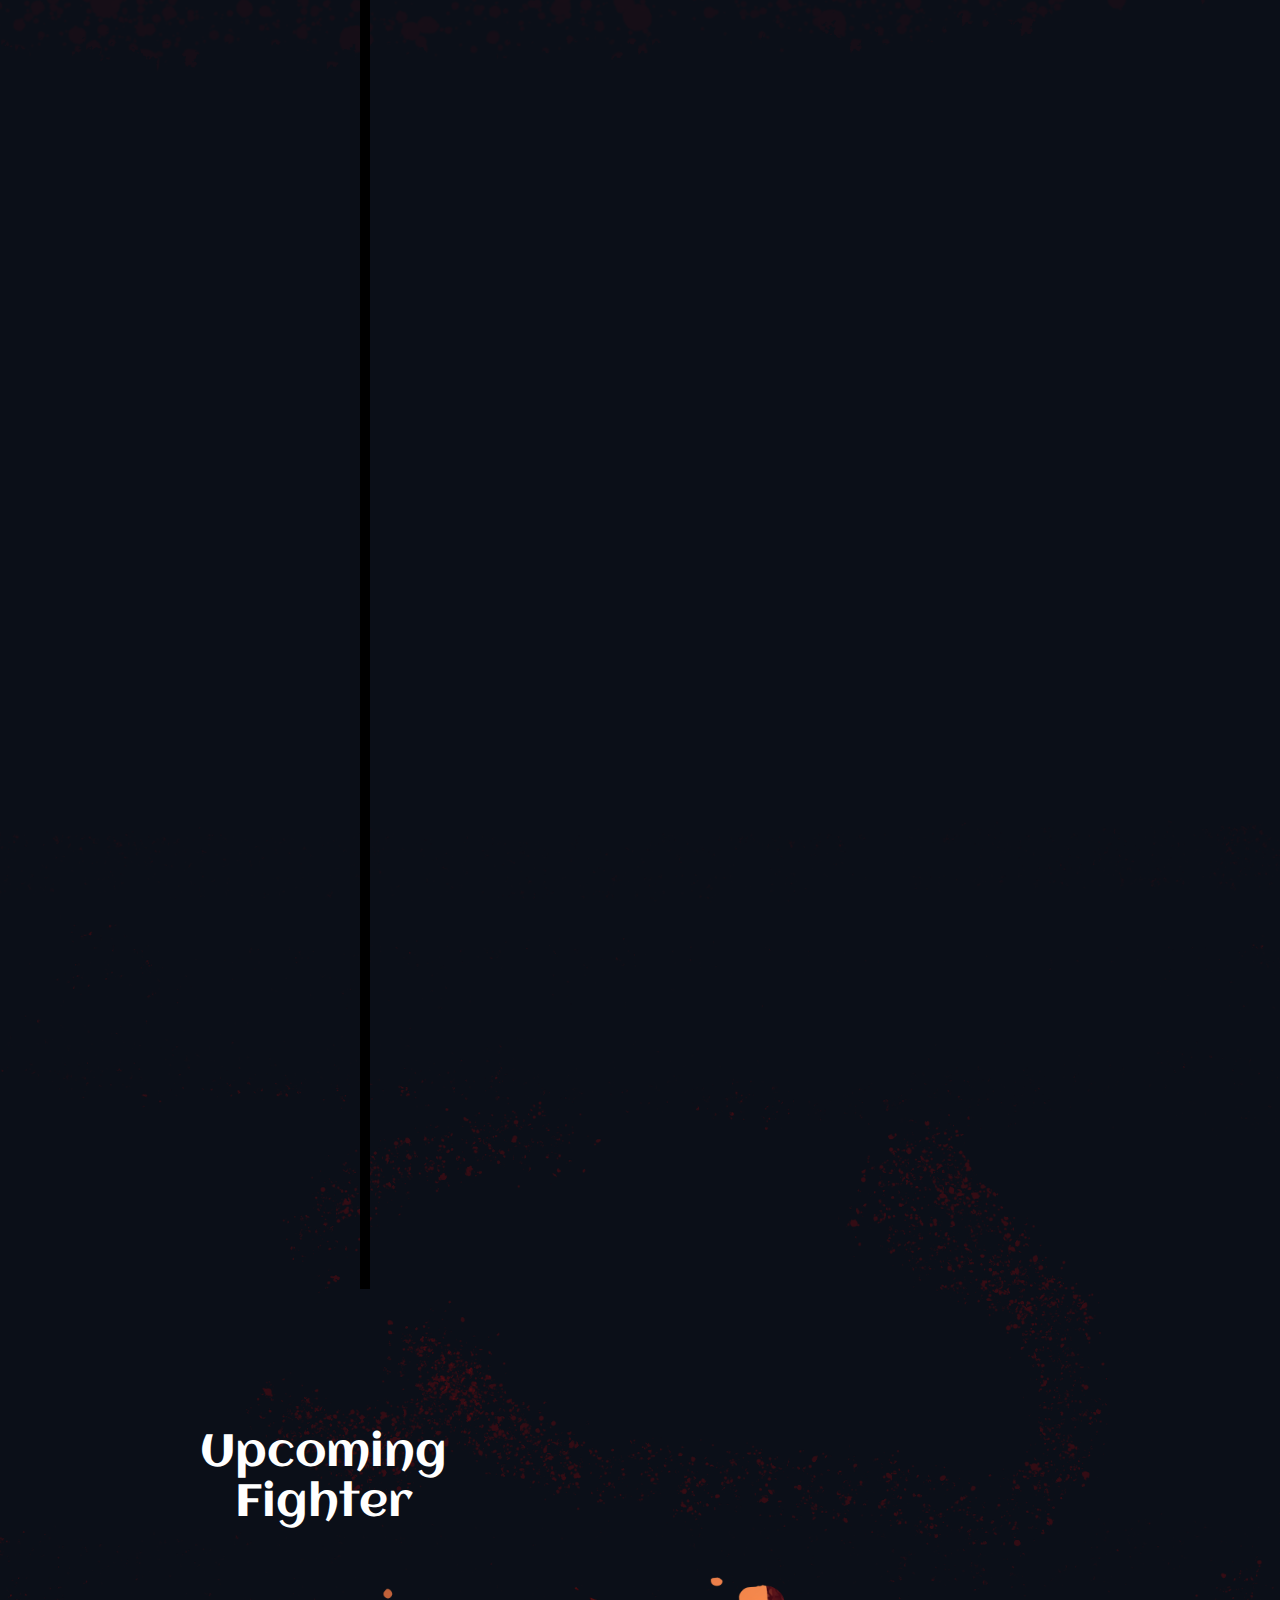
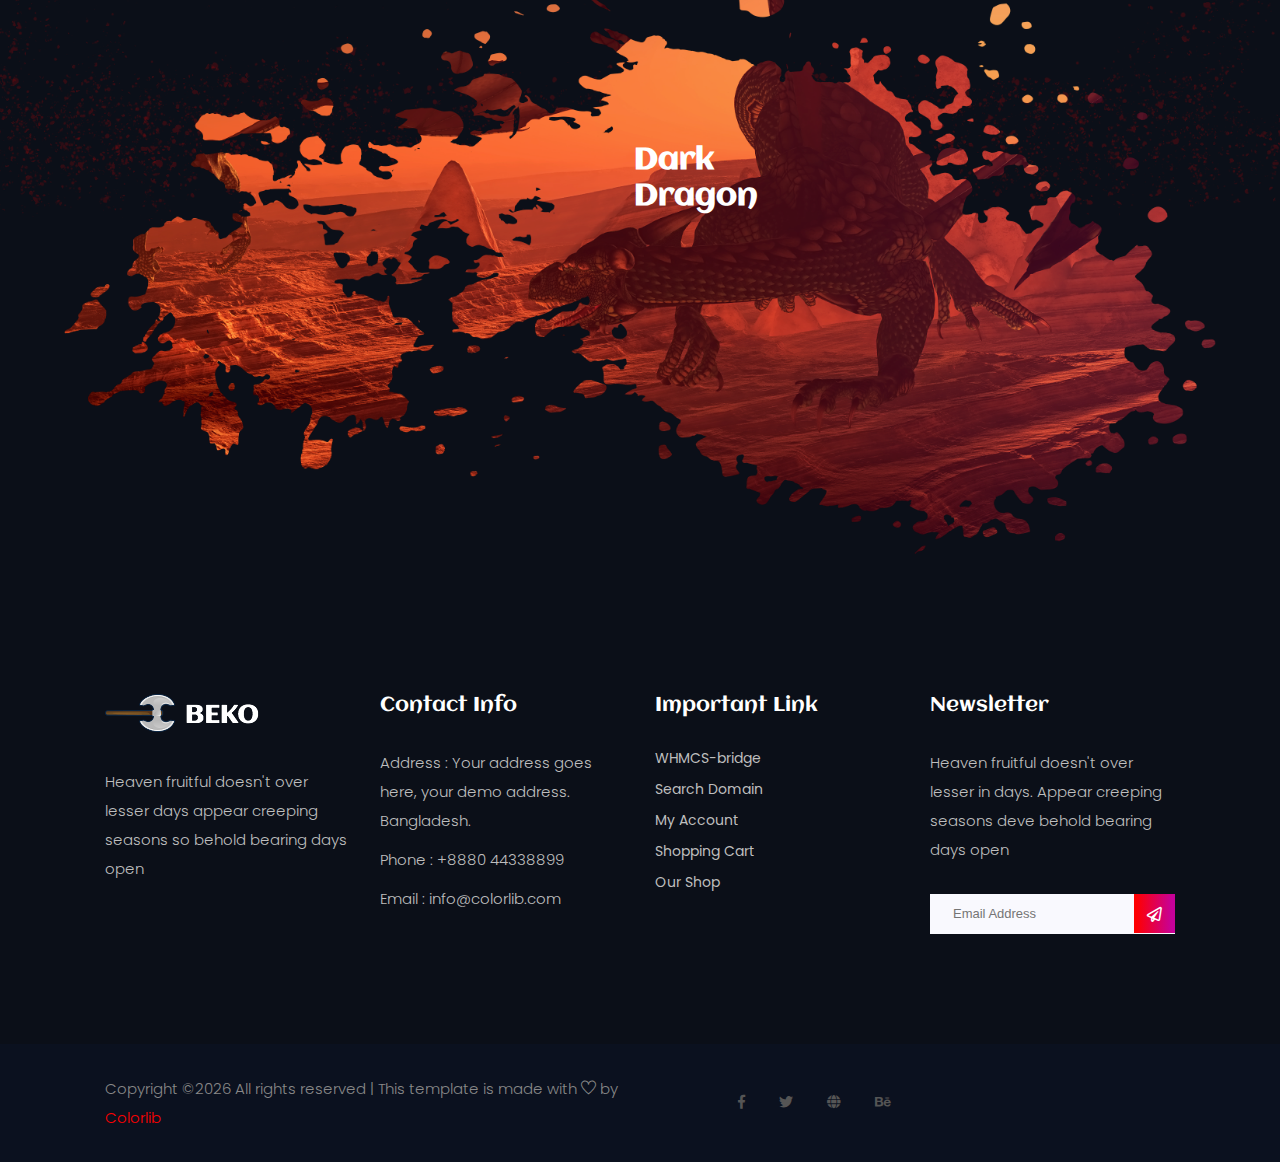
<file: fighter.html>
<!doctype html>
<html lang="zxx">

<head>
    <!-- Required meta tags -->
    <meta charset="utf-8">
    <meta name="viewport" content="width=device-width, initial-scale=1, shrink-to-fit=no">
    <title>gaming</title>
    <link rel="icon" href="img/favicon.png">
    <!-- Bootstrap CSS -->
    <link rel="stylesheet" href="css/bootstrap.min.css">
    <!-- animate CSS -->
    <link rel="stylesheet" href="css/animate.css">
    <!-- owl carousel CSS -->
    <link rel="stylesheet" href="css/owl.carousel.min.css">
    <!-- font awesome CSS -->
    <link rel="stylesheet" href="css/all.css">
    <!-- flaticon CSS -->
    <link rel="stylesheet" href="css/flaticon.css">
    <link rel="stylesheet" href="css/themify-icons.css">
    <!-- font awesome CSS -->
    <link rel="stylesheet" href="css/magnific-popup.css">
    <!-- swiper CSS -->
    <link rel="stylesheet" href="css/slick.css">
    <!-- style CSS -->
    <link rel="stylesheet" href="css/style.css">
</head>

<body>
    <div class="body_bg">
        <!--::header part start::-->
        <header class="main_menu single_page_menu">
            <div class="container">
                <div class="row align-items-center">
                    <div class="col-lg-12">
                        <nav class="navbar navbar-expand-lg navbar-light">
                            <a class="navbar-brand" href="index.html"> <img src="img/logo.png" alt="logo"> </a>
                            <button class="navbar-toggler" type="button" data-toggle="collapse"
                                data-target="#navbarSupportedContent" aria-controls="navbarSupportedContent"
                                aria-expanded="false" aria-label="Toggle navigation">
                                <span class="menu_icon"><i class="fas fa-bars"></i></span>
                            </button>

                            <div class="collapse navbar-collapse main-menu-item" id="navbarSupportedContent">
                                <ul class="navbar-nav">
                                    <li class="nav-item">
                                        <a class="nav-link" href="index.html">Home</a>
                                    </li>
                                    <li class="nav-item">
                                        <a class="nav-link" href="fighter.html">fighter</a>
                                    </li>
                                    <li class="nav-item">
                                        <a class="nav-link" href="team.html">team</a>
                                    </li>
                                    <li class="nav-item dropdown">
                                        <a class="nav-link dropdown-toggle" href="blog.html" id="navbarDropdown"
                                            role="button" data-toggle="dropdown" aria-haspopup="true"
                                            aria-expanded="false">
                                            Blog
                                        </a>
                                        <div class="dropdown-menu" aria-labelledby="navbarDropdown">
                                            <a class="dropdown-item" href="blog.html"> blog</a>
                                            <a class="dropdown-item" href="single-blog.html">Single blog</a>
                                        </div>
                                    </li>
                                    <li class="nav-item dropdown">
                                        <a class="nav-link dropdown-toggle" href="blog.html" id="navbarDropdown1"
                                            role="button" data-toggle="dropdown" aria-haspopup="true"
                                            aria-expanded="false">
                                            pages
                                        </a>
                                        <div class="dropdown-menu" aria-labelledby="navbarDropdown1">
                                            <a class="dropdown-item" href="elements.html">Elements</a>
                                        </div>
                                    </li>
                                    <li class="nav-item">
                                        <a class="nav-link" href="contact.html">Contact</a>
                                    </li>
                                </ul>
                            </div>
                            <a href="#" class="btn_1 d-none d-sm-block">Install Now</a>
                        </nav>
                    </div>
                </div>
            </div>
        </header>
        <!-- Header part end-->

        <!-- breadcrumb start-->
        <section class="breadcrumb breadcrumb_bg">
            <div class="container">
                <div class="row">
                    <div class="col-lg-12">
                        <div class="breadcrumb_iner text-center">
                            <div class="breadcrumb_iner_item">
                                <h2>Fighter</h2>
                            </div>
                        </div>
                    </div>
                </div>
            </div>
        </section>
        <!-- breadcrumb start-->

        <!--::client logo part end::-->
        <section class="client_logo">
            <div class="container">
                <div class="row align-items-center">
                    <div class="col-lg-12">
                        <div class="client_logo_slider owl-carousel d-flex justify-content-between">
                            <div class="single_client_logo">
                                <img src="img/client_logo/client_logo_1.png" alt="">
                            </div>
                            <div class="single_client_logo">
                                <img src="img/client_logo/client_logo_2.png" alt="">
                            </div>
                            <div class="single_client_logo">
                                <img src="img/client_logo/client_logo_3.png" alt="">
                            </div>
                            <div class="single_client_logo">
                                <img src="img/client_logo/client_logo_4.png" alt="">
                            </div>
                            <div class="single_client_logo">
                                <img src="img/client_logo/client_logo_5.png" alt="">
                            </div>
                            <div class="single_client_logo">
                                <img src="img/client_logo/client_logo_1.png" alt="">
                            </div>
                            <div class="single_client_logo">
                                <img src="img/client_logo/client_logo_2.png" alt="">
                            </div>
                        </div>
                    </div>
                </div>
            </div>
        </section>
        <!--::client logo part end::-->

        <!-- gallery_part part start-->
        <section class="gallery_part section_padding">
            <div class="container">
                <div class="row justify-content-center">
                    <div class="col-xl-5">
                        <div class="section_tittle text-center">
                            <h2>All Fighter</h2>
                        </div>
                    </div>
                </div>
                <div class="row">
                    <div class="col-xl-12">
                        <div class="gallery_part_item">
                            <div class="grid">
                                <div class="grid-sizer"></div>
                                <a href="img/gallery/gallery_item_1.png"
                                    class="grid-item bg_img img-gal grid-item--height-1"
                                    style="background-image: url('img/gallery/gallery_item_1.png')">
                                    <div class="single_gallery_item">
                                        <div class="single_gallery_item_iner">
                                            <div class="gallery_item_text">
                                                <i class="ti-zoom-in"></i>
                                            </div>
                                        </div>
                                    </div>
                                </a>
                                <a href="img/gallery/gallery_item_2.png" class="grid-item bg_img img-gal"
                                    style="background-image: url('img/gallery/gallery_item_2.png')">
                                    <div class="single_gallery_item">
                                        <div class="single_gallery_item_iner">
                                            <div class="gallery_item_text">
                                                <i class="ti-zoom-in"></i>
                                            </div>
                                        </div>
                                    </div>
                                </a>
                                <a href="img/gallery/gallery_item_3.png" class="grid-item bg_img img-gal"
                                    style="background-image: url('img/gallery/gallery_item_3.png')">
                                    <div class="single_gallery_item">
                                        <div class="single_gallery_item_iner">
                                            <div class="gallery_item_text">
                                                <i class="ti-zoom-in"></i>
                                            </div>
                                        </div>
                                    </div>
                                </a>
                                <a href="img/gallery/gallery_item_5.png"
                                    class="grid-item bg_img img-gal grid-item--height-2"
                                    style="background-image: url('img/gallery/gallery_item_5.png')">
                                    <div class="single_gallery_item">
                                        <div class="single_gallery_item_iner">
                                            <div class="gallery_item_text">
                                                <i class="ti-zoom-in"></i>
                                            </div>
                                        </div>
                                    </div>
                                </a>
                                <a href="img/gallery/gallery_item_7.png"
                                    class="grid-item bg_img img-gal grid-item--height-2"
                                    style="background-image: url('img/gallery/gallery_item_7.png')">
                                    <div class="single_gallery_item">
                                        <div class="single_gallery_item_iner">
                                            <div class="gallery_item_text">
                                                <i class="ti-zoom-in"></i>
                                            </div>
                                        </div>
                                    </div>
                                </a>
                                <a href="img/gallery/gallery_item_6.png"
                                    class="grid-item bg_img img-gal grid-item--width-1"
                                    style="background-image: url('img/gallery/gallery_item_6.png')">
                                    <div class="single_gallery_item">
                                        <div class="single_gallery_item_iner">
                                            <div class="gallery_item_text">
                                                <i class="ti-zoom-in"></i>
                                            </div>
                                        </div>
                                    </div>
                                </a>
                                <a href="img/gallery/gallery_item_4.png"
                                    class="grid-item bg_img img-gal sm_weight  grid-item--height-1"
                                    style="background-image: url('img/gallery/gallery_item_4.png')">
                                    <div class="single_gallery_item">
                                        <div class="single_gallery_item_iner">
                                            <div class="gallery_item_text">
                                                <i class="ti-zoom-in"></i>
                                            </div>
                                        </div>
                                    </div>
                                </a>
                            </div>
                        </div>
                    </div>
                </div>
            </div>
        </section>
        <!-- gallery_part part end-->

        <!-- use sasu part end-->
        <section class="upcomming_war">
            <div class="container">
                <div class="row justify-content-center">
                    <div class="col-lg-8">
                        <div class="section_tittle text-center">
                            <h2>Upcoming Fighter</h2>
                        </div>
                    </div>
                </div>
                <div class="upcomming_war_iner">
                    <div class="row justify-content-center align-items-center h-100">
                        <div class="col-10 col-sm-5 col-lg-3">
                            <div class="upcomming_war_counter text-center">
                                <h2>Dark Dragon</h2>
                                <div id="timer" class="d-flex justify-content-between">
                                    <div id="days"></div>
                                    <div id="hours"></div>
                                </div>
                            </div>
                        </div>
                    </div>
                </div>
            </div>
        </section>
        <!-- use sasu part end-->

        <!--::footer_part start::-->
        <footer class="footer_part">
            <div class="footer_top">
                <div class="container">
                    <div class="row">
                        <div class="col-sm-6 col-lg-3">
                            <div class="single_footer_part">
                                <a href="index.html" class="footer_logo_iner"> <img src="img/logo.png" alt="#"> </a>
                                <p>Heaven fruitful doesn't over lesser days appear creeping seasons so behold bearing
                                    days
                                    open
                                </p>
                            </div>
                        </div>
                        <div class="col-sm-6 col-lg-3">
                            <div class="single_footer_part">
                                <h4>Contact Info</h4>
                                <p>Address : Your address goes
                                    here, your demo address.
                                    Bangladesh.</p>
                                <p>Phone : +8880 44338899</p>
                                <p>Email : info@colorlib.com</p>
                            </div>
                        </div>
                        <div class="col-sm-6 col-lg-3">
                            <div class="single_footer_part">
                                <h4>Important Link</h4>
                                <ul class="list-unstyled">
                                    <li><a href=""> WHMCS-bridge</a></li>
                                    <li><a href="">Search Domain</a></li>
                                    <li><a href="">My Account</a></li>
                                    <li><a href="">Shopping Cart</a></li>
                                    <li><a href="">Our Shop</a></li>
                                </ul>
                            </div>
                        </div>
                        <div class="col-sm-6 col-lg-3">
                            <div class="single_footer_part">
                                <h4>Newsletter</h4>
                                <p>Heaven fruitful doesn't over lesser in days. Appear creeping seasons deve behold
                                    bearing
                                    days
                                    open
                                </p>
                                <div id="mc_embed_signup">
                                    <form target="_blank"
                                        action="https://spondonit.us12.list-manage.com/subscribe/post?u=1462626880ade1ac87bd9c93a&amp;id=92a4423d01"
                                        method="get" class="subscribe_form relative mail_part">
                                        <input type="email" name="email" id="newsletter-form-email"
                                            placeholder="Email Address" class="placeholder hide-on-focus"
                                            onfocus="this.placeholder = ''"
                                            onblur="this.placeholder = ' Email Address '">
                                        <button type="submit" name="submit" id="newsletter-submit"
                                            class="email_icon newsletter-submit button-contactForm"><i
                                                class="far fa-paper-plane"></i></button>
                                        <div class="mt-10 info"></div>
                                    </form>
                                </div>
                            </div>
                        </div>
                    </div>
                </div>
            </div>
            <div class="copygight_text">
                <div class="container">
                    <div class="row align-items-center">
                        <div class="col-lg-8">
                            <div class="copyright_text">
                                <P><!-- Link back to Colorlib can't be removed. Template is licensed under CC BY 3.0. -->
Copyright &copy;<script>document.write(new Date().getFullYear());</script> All rights reserved | This template is made with <i class="ti-heart" aria-hidden="true"></i> by <a href="https://colorlib.com" target="_blank">Colorlib</a>
<!-- Link back to Colorlib can't be removed. Template is licensed under CC BY 3.0. --></P>
                            </div>
                        </div>
                        <div class="col-lg-4">
                            <div class="footer_icon social_icon">
                                <ul class="list-unstyled">
                                    <li><a href="#" class="single_social_icon"><i class="fab fa-facebook-f"></i></a>
                                    </li>
                                    <li><a href="#" class="single_social_icon"><i class="fab fa-twitter"></i></a></li>
                                    <li><a href="#" class="single_social_icon"><i class="fas fa-globe"></i></a></li>
                                    <li><a href="#" class="single_social_icon"><i class="fab fa-behance"></i></a></li>
                                </ul>
                            </div>
                        </div>
                    </div>
                </div>
            </div>
        </footer>
        <!--::footer_part end::-->
    </div>


    <!-- jquery plugins here-->
    <script src="js/jquery-1.12.1.min.js"></script>
    <!-- popper js -->
    <script src="js/popper.min.js"></script>
    <!-- bootstrap js -->
    <script src="js/bootstrap.min.js"></script>
    <!-- easing js -->
    <script src="js/jquery.magnific-popup.js"></script>
    <!-- swiper js -->
    <script src="js/swiper.min.js"></script>
    <!-- swiper js -->
    <script src="js/masonry.pkgd.js"></script>
    <!-- particles js -->
    <script src="js/owl.carousel.min.js"></script>
    <script src="js/jquery.nice-select.min.js"></script>
    <!-- slick js -->
    <script src="js/slick.min.js"></script>
    <script src="js/jquery.counterup.min.js"></script>
    <script src="js/waypoints.min.js"></script>
    <script src="js/contact.js"></script>
    <script src="js/jquery.ajaxchimp.min.js"></script>
    <script src="js/jquery.form.js"></script>
    <script src="js/jquery.validate.min.js"></script>
    <script src="js/mail-script.js"></script>
    <!-- custom js -->
    <script src="js/custom.js"></script>
</body>

</html>
</file>
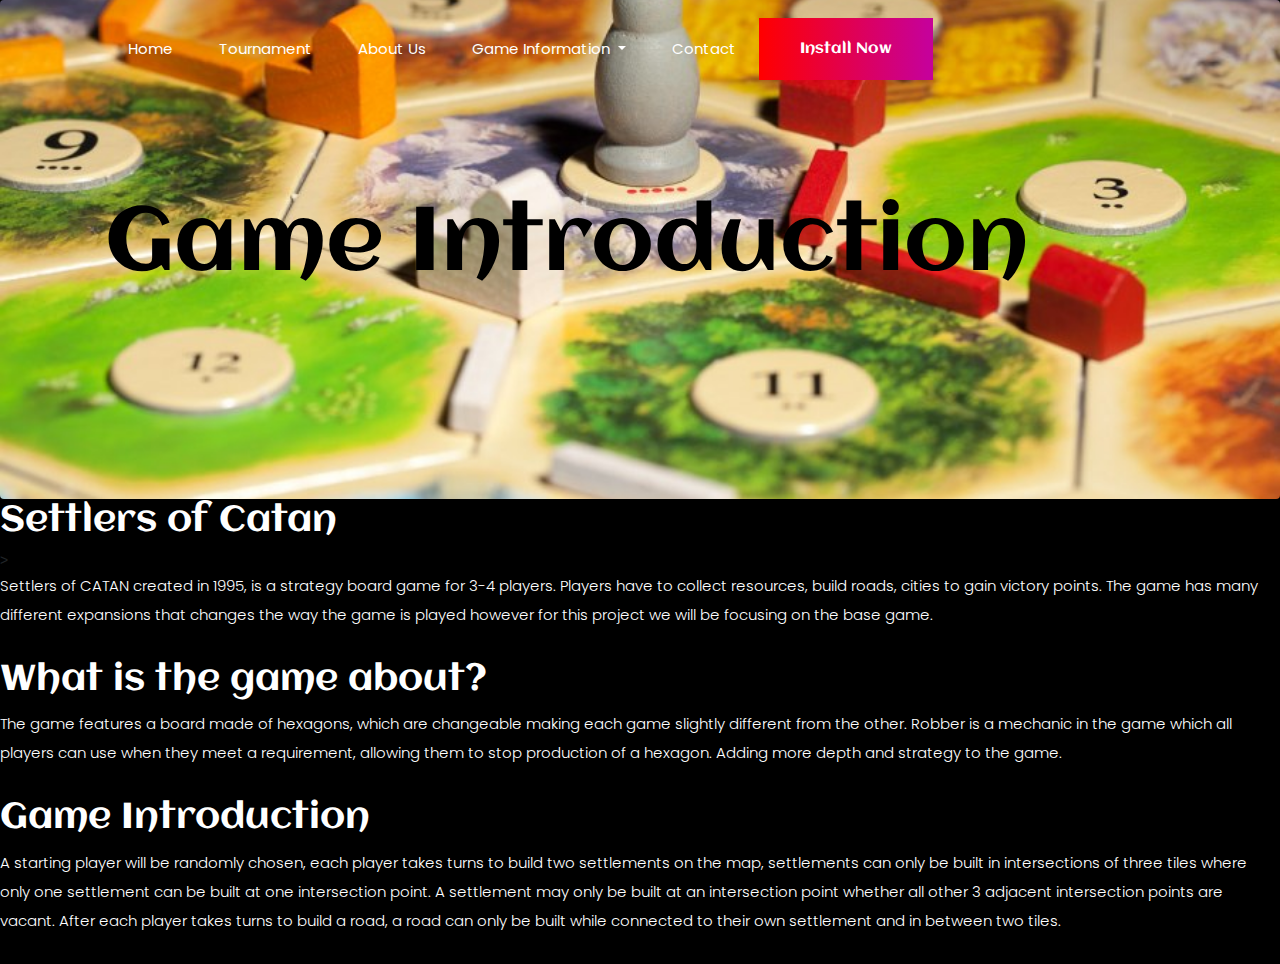
<file: gameInfo.html>
<!doctype html>
<html lang="zxx">

<head>
    <!-- Required meta tags -->
    <meta charset="utf-8">
    <meta name="viewport" content="width=device-width, initial-scale=1, shrink-to-fit=no">
    <title>Settlers of catan</title>
    <link rel="icon" href="img/favicon.png">
    <!-- Bootstrap CSS -->
    <link rel="stylesheet" href="css/bootstrap.min.css">
    <!-- animate CSS -->
    <link rel="stylesheet" href="css/animate.css">
    <!-- owl carousel CSS -->
    <link rel="stylesheet" href="css/owl.carousel.min.css">
    <!-- font awesome CSS -->
    <link rel="stylesheet" href="css/all.css">
    <!-- flaticon CSS -->
    <link rel="stylesheet" href="css/flaticon.css">
    <link rel="stylesheet" href="css/themify-icons.css">
    <!-- font awesome CSS -->
    <link rel="stylesheet" href="css/magnific-popup.css">
    <!-- swiper CSS -->
    <link rel="stylesheet" href="css/slick.css">
    <!-- style CSS -->
    <link rel="stylesheet" href="css/style.css">
</head>

<body>
    <!--::header part start::-->
    <header class="main_menu single_page_menu">
        <div class="container">
            <div class="row align-items-center">
                <div class="col-lg-12">
                    <nav class="navbar navbar-expand-lg navbar-light">
                        <button class="navbar-toggler" type="button" data-toggle="collapse"
                            data-target="#navbarSupportedContent" aria-controls="navbarSupportedContent"
                            aria-expanded="false" aria-label="Toggle navigation">
                            <span class="menu_icon"><i class="fas fa-bars"></i></span>
                        </button>

                        <div class="collapse navbar-collapse main-menu-item" id="navbarSupportedContent">
                            <ul class="navbar-nav">
                                <li class="nav-item">
                                    <a class="nav-link" href="index.html">Home</a>
                                </li>
                                <li class="nav-item">
                                    <a class="nav-link" href="tournament.html">Tournament</a>
                                </li>
                                <li class="nav-item">
                                    <a class="nav-link" href="aboutUs.html">About us</a>
                                </li>
                                <li class="nav-item dropdown">
                                    <a class="nav-link dropdown-toggle" href="gameRules.html" id="navbarDropdown"
                                        role="button" data-toggle="dropdown" aria-haspopup="true"
                                        aria-expanded="false">
                                        Game Information
                                    </a>
                                    <div class="dropdown-menu" aria-labelledby="navbarDropdown">
                                        <a class="dropdown-item" href="gameInfo.html"> Game Introduction</a>
                                        <a class="dropdown-item" href="gameRules.html">Game Rules</a>
                                    </div>
                                </li>
                                
                                <li class="nav-item">
                                    <a class="nav-link" href="contact.html">Contact</a>
                                </li>
                            </ul>
                        </div>
                        <a href="#" class="btn_1 d-none d-sm-block">Install Now</a>
                    </nav>
                </div>
            </div>
        </div>
    </header>
    <!-- Header part end-->

    <!-- breadcrumb start-->
    <section class="breadcrumb breadcrumb_bg">
        <div class="container">
            <div class="row">
                <div class="col-lg-12">
                    <div class="breadcrumb_iner text-center">
                        <div class="breadcrumb_iner_item">
                            <h2 style="color:black">Game Introduction</h2>
                        </div>
                    </div>
                </div>
            </div>
        </div>
    </section>
    <!-- breadcrumb start-->

    <!--GameIntro_part start-->
    <div class="bodyDiv">
        <h1>Settlers of Catan</h1>>
        
            <p>Settlers of CATAN created in 1995, is a strategy board game for 3-4 players. Players have to collect resources, 
                build roads, cities to gain victory points. The game has many different expansions that changes the way the game is 
                played however for this project we will be focusing on the base game. <br/><br/>
            </p>
            <h1>What is the game about?</h1>
            <p>The game features a board made of hexagons, which are changeable making each game slightly different from the other. 
                Robber is a mechanic in the game which all players can use when they meet a requirement, allowing them to stop production of a hexagon. 
                Adding more depth and strategy to the game. <br/><br/>
            </p>
            <h1>Game Introduction</h1>
            <p>
                A starting player will be randomly chosen, each player takes turns to build two settlements on the map, 
                settlements can only be built in intersections of three tiles where only one settlement can be built at one intersection point. 
                A settlement may only be built at an intersection point whether all other 3 adjacent intersection points are vacant.  
                After  each player takes turns to build a road, a road can only be built while connected to their own settlement and in between two tiles. <br/><br/>

            </p>
    </div>
    <!--GameIntro_part end-->

    <!-- jquery plugins here-->
    <script src="js/jquery-1.12.1.min.js"></script>
    <!-- popper js -->
    <script src="js/popper.min.js"></script>
    <!-- bootstrap js -->
    <script src="js/bootstrap.min.js"></script>
    <!-- easing js -->
    <script src="js/jquery.magnific-popup.js"></script>
    <!-- swiper js -->
    <script src="js/swiper.min.js"></script>
    <!-- swiper js -->
    <script src="js/masonry.pkgd.js"></script>
    <!-- particles js -->
    <script src="js/owl.carousel.min.js"></script>
    <script src="js/jquery.nice-select.min.js"></script>
    <!-- slick js -->
    <script src="js/slick.min.js"></script>
    <script src="js/jquery.counterup.min.js"></script>
    <script src="js/waypoints.min.js"></script>
    <script src="js/contact.js"></script>
    <script src="js/jquery.ajaxchimp.min.js"></script>
    <script src="js/jquery.form.js"></script>
    <script src="js/jquery.validate.min.js"></script>
    <script src="js/mail-script.js"></script>
    <!-- custom js -->
    <script src="js/custom.js"></script>
</body>

</html>
</file>
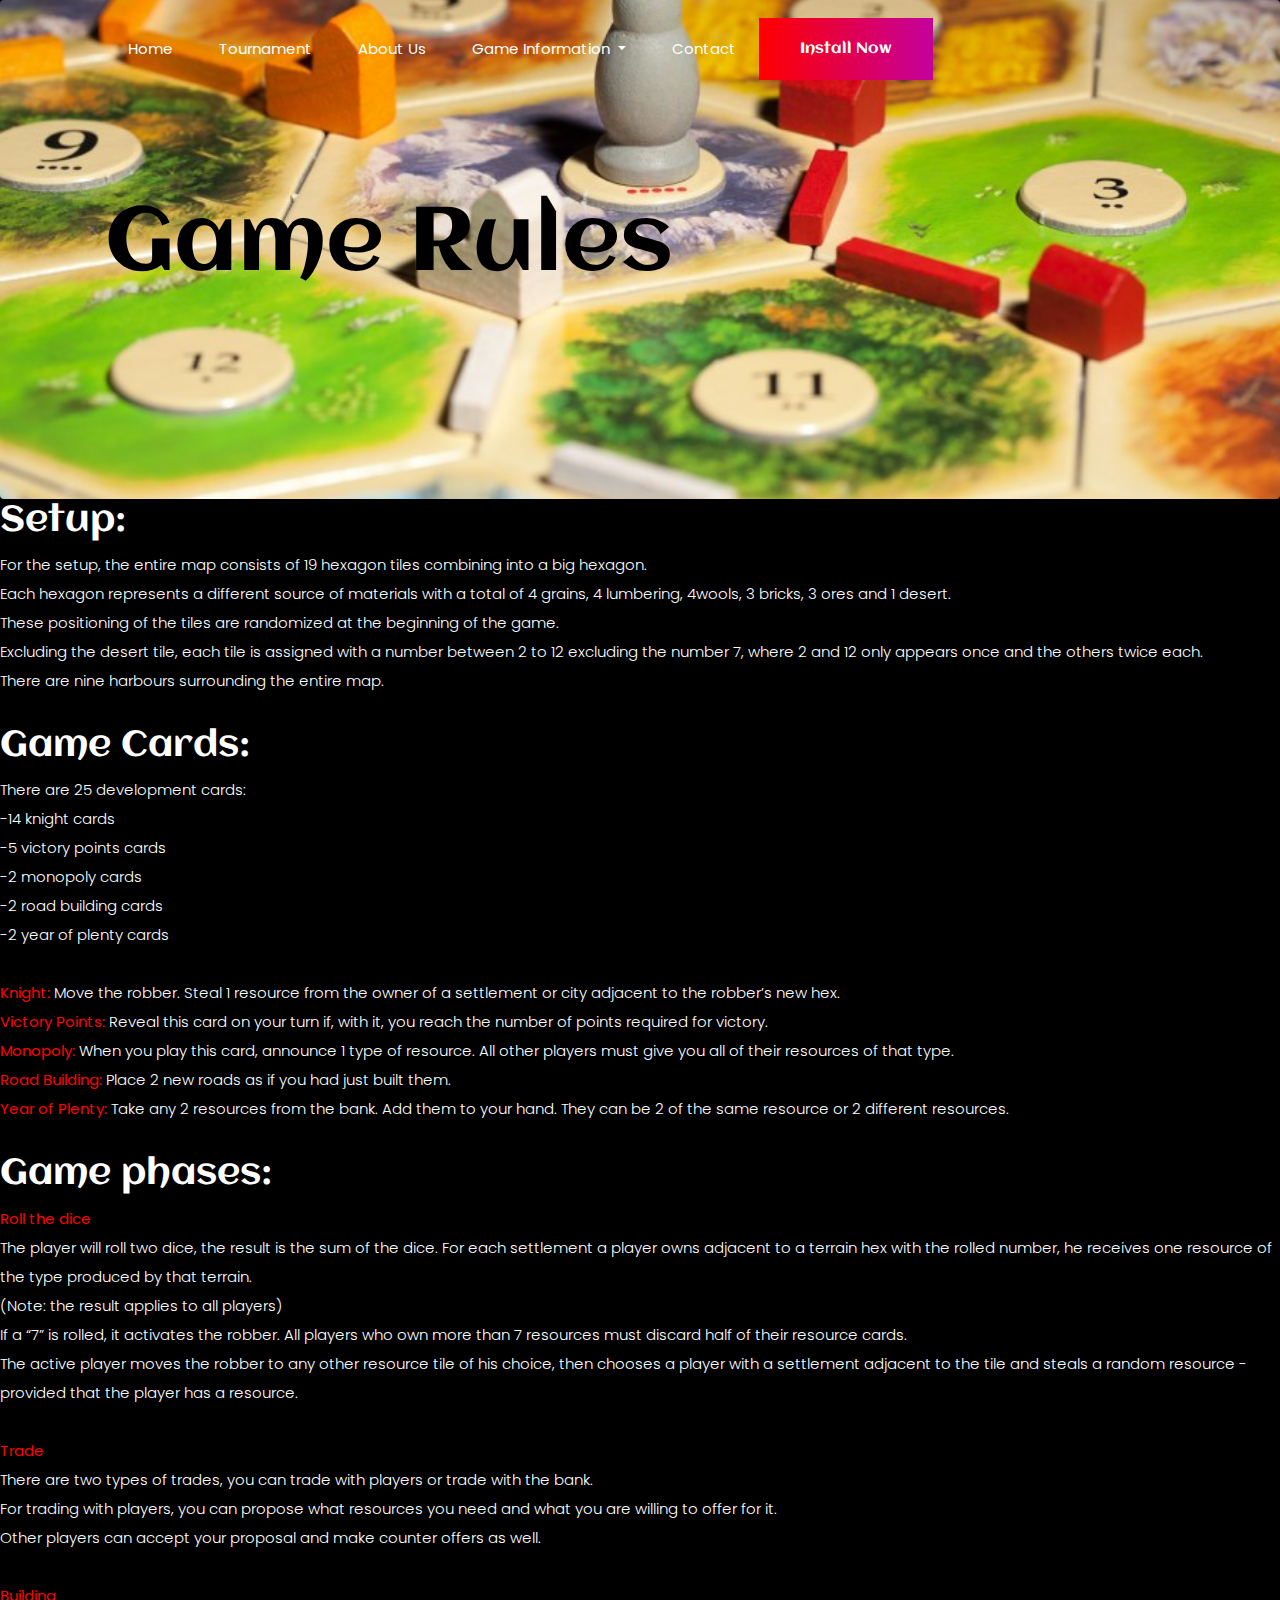
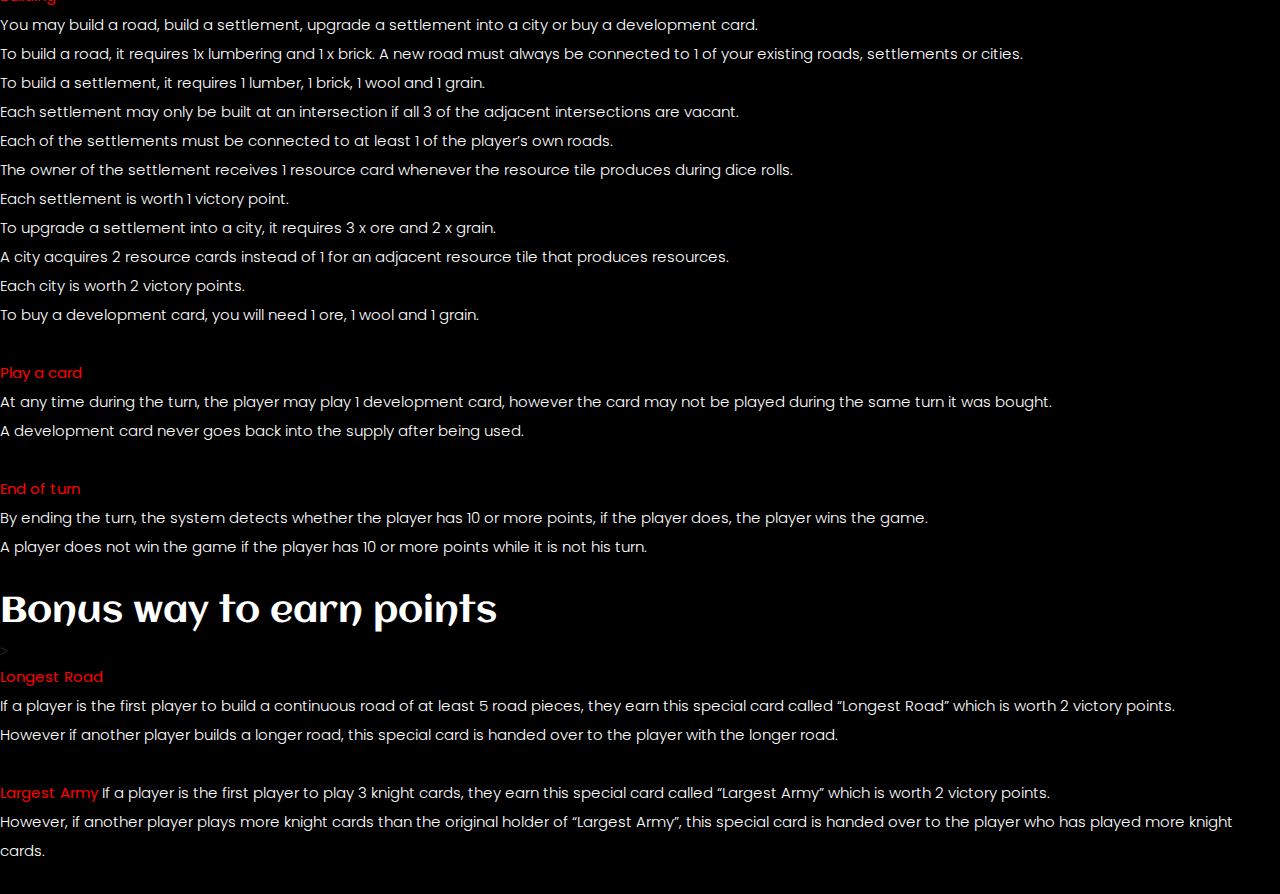
<file: gameRules.html>
<!doctype html>
<html lang="zxx">

<head>
   <!-- Required meta tags -->
   <meta charset="utf-8">
   <meta name="viewport" content="width=device-width, initial-scale=1, shrink-to-fit=no">
   <title>Settlers of Catan</title>
   <link rel="icon" href="img/favicon.png">
   <!-- Bootstrap CSS -->
   <link rel="stylesheet" href="css/bootstrap.min.css">
   <!-- animate CSS -->
   <link rel="stylesheet" href="css/animate.css">
   <!-- owl carousel CSS -->
   <link rel="stylesheet" href="css/owl.carousel.min.css">
   <!-- font awesome CSS -->
   <link rel="stylesheet" href="css/all.css">
   <!-- flaticon CSS -->
   <link rel="stylesheet" href="css/flaticon.css">
   <link rel="stylesheet" href="css/themify-icons.css">
   <!-- font awesome CSS -->
   <link rel="stylesheet" href="css/magnific-popup.css">
   <!-- swiper CSS -->
   <link rel="stylesheet" href="css/slick.css">
   <!-- style CSS -->
   <link rel="stylesheet" href="css/style.css">
</head>

<body>
   <!--::header part start::-->
   <header class="main_menu single_page_menu">
      <div class="container">
          <div class="row align-items-center">
              <div class="col-lg-12">
                  <nav class="navbar navbar-expand-lg navbar-light">
                      <button class="navbar-toggler" type="button" data-toggle="collapse"
                          data-target="#navbarSupportedContent" aria-controls="navbarSupportedContent"
                          aria-expanded="false" aria-label="Toggle navigation">
                          <span class="menu_icon"><i class="fas fa-bars"></i></span>
                      </button>

                      <div class="collapse navbar-collapse main-menu-item" id="navbarSupportedContent">
                          <ul class="navbar-nav">
                              <li class="nav-item">
                                  <a class="nav-link" href="index.html">Home</a>
                              </li>
                              <li class="nav-item">
                                  <a class="nav-link" href="tournament.html">Tournament</a>
                              </li>
                              <li class="nav-item">
                                  <a class="nav-link" href="aboutUs.html">About us</a>
                              </li>
                              <li class="nav-item dropdown">
                                  <a class="nav-link dropdown-toggle" href="gameRules.html" id="navbarDropdown"
                                      role="button" data-toggle="dropdown" aria-haspopup="true"
                                      aria-expanded="false">
                                      Game Information
                                  </a>
                                  <div class="dropdown-menu" aria-labelledby="navbarDropdown">
                                      <a class="dropdown-item" href="gameInfo.html"> Game Introduction</a>
                                      <a class="dropdown-item" href="gameRules.html">Game Rules</a>
                                  </div>
                              </li>
                              
                              <li class="nav-item">
                                  <a class="nav-link" href="contact.html">Contact</a>
                              </li>
                          </ul>
                      </div>
                      <a href="#" class="btn_1 d-none d-sm-block">Install Now</a>
                  </nav>
              </div>
          </div>
      </div>
  </header>
   <!-- Header part end-->

   <!-- breadcrumb start-->
   <section class="breadcrumb breadcrumb_bg">
      <div class="container">
         <div class="row">
            <div class="col-lg-12">
               <div class="breadcrumb_iner text-center">
                  <div class="breadcrumb_iner_item">
                     <h2 style="color:black">Game Rules</h2>
                  </div>
               </div>
            </div>
         </div>
      </div>
   </section>
   <!-- breadcrumb start-->

   
   <!--gamerule_part start-->
   <h1>Setup:</h1>
   <p>
      For the setup, the entire map consists of 19 hexagon tiles combining into a big hexagon. <br/>
      Each hexagon represents a different source of materials with a total of 4 grains, 4 lumbering, 4wools, 3 bricks, 3 ores and 1 desert. <br/>
      These positioning of the tiles are randomized at the beginning of the game. <br/>
      Excluding the desert tile, each tile is assigned with a number between 2 to 12 excluding the number 7, where 2 and 12 only appears once and the others twice each. <br/>
      There are nine harbours surrounding the entire map. <br/><br/>
  </p>

  <h1>Game Cards:</h1>
  <p>
      There are 25 development cards:<br/> -14 knight cards <br/>  -5 victory points cards <br/> -2 monopoly cards <br/> -2 road building cards <br/> -2 year of plenty cards <br/><br/>
      <b>Knight:</b>  Move the robber. Steal 1 resource from the owner of a settlement or city adjacent to the robber’s new hex. <br/>
      <b>Victory Points: </b> Reveal this card on your turn if, with it, you reach the number of points required for victory. <br/>
      <b>Monopoly:</b> When you play this card, announce 1 type of resource. All other players must give you all of their resources of that type. <br/>
      <b>Road Building:</b> Place 2 new roads as if you had just built them. <br/>
      <b>Year of Plenty:</b> Take any 2 resources from the bank. Add them to your hand. They can be 2 of the same resource or 2 different resources. <br/><br/>
  </p>

  <h1>Game phases:</h1>
  <p>
     <b>Roll the dice</b><br/>
      The player will roll two dice, the result is the sum of the dice. 
      For each settlement a player owns adjacent to a terrain hex with the rolled number, 
      he receives one resource of the type produced by that terrain. <br/>
      (Note: the result applies to all players) <br/>
      If a “7” is rolled, it activates the robber. All players who own more than 7 resources must discard half of their resource cards. <br/>
      The active player moves the robber to any other resource tile of his choice, then chooses a player with a settlement adjacent to the tile and steals a random resource
      - provided that the player has a resource. <br/><br/>
  </p>
  <p>
     <b>Trade</b><br/>
      There are two types of trades, you can trade with players or trade with the bank. <br/>
      For trading with players, you can propose what resources you need and what you are willing to offer for it.  <br/>
      Other players can accept your proposal and make counter offers as well. <br/><br/>
  </p>
  <p>
     <b>Building</b> <br/>
     You may build a road, build a settlement, upgrade a settlement into a city or buy a development card. <br/>
     To build a road, it requires 1x lumbering and 1 x brick. A new road must always be connected to 1 of your existing roads, settlements or cities. <br/>
     To build a settlement, it requires 1 lumber, 1 brick, 1 wool and 1 grain. <br/>
     Each settlement may only be built at an intersection if all 3 of the adjacent intersections are vacant. <br/>
     Each of the settlements must be connected to at least 1 of the player’s own roads. <br/>
     The owner of the settlement receives 1 resource card whenever the resource tile produces during dice rolls. <br/>
     Each settlement is worth 1 victory point. <br/>
     To upgrade a settlement into a city, it requires 3 x ore and 2 x grain. <br/>
     A city acquires 2 resource cards instead of 1 for an adjacent resource tile that produces resources. <br/>
     Each city is worth 2 victory points. <br/>
     To buy a development card, you will need 1 ore, 1 wool and 1 grain. <br/> <br/>
  </p>
  <p>
     <b>Play a card</b> <br/>
     At any time during the turn, the player may play 1 development card, however the card may not be played during the same turn it was bought.  <br/>
     A development card never goes back into the supply after being used.  <br/><br/>
  </p>
  <p>
     <b>End of turn</b> <br/>
     By ending the turn, the system detects whether the player has 10 or more points, if the player does, the player wins the game. <br/>
     A player does not win the game if the player has 10 or more points while it is not his turn. <br/> <br/>
  </p>
  <h1>Bonus way to earn points</h1>>
  <p>
     <b>Longest Road</b> <br/>
     If a player is the first player to build a continuous road of at least 5 road pieces, they earn this special card called “Longest Road” which is worth 2 victory points. <br/>
     However if another player builds a longer road, this special card is handed over to the player with the longer road. <br/> <br/>
     <b>Largest Army</b>
     If a player is the first player to play 3 knight cards, they earn this special card called “Largest Army” which is worth 2 victory points. <br/>
     However, if another player plays more knight cards than the original holder of “Largest Army”, this special card is handed over to the player who has played more knight cards. <br/><br/>
  </p>



   <!-- jquery plugins here-->
   <script src="js/jquery-1.12.1.min.js"></script>
   <!-- popper js -->
   <script src="js/popper.min.js"></script>
   <!-- bootstrap js -->
   <script src="js/bootstrap.min.js"></script>
   <!-- easing js -->
   <script src="js/jquery.magnific-popup.js"></script>
   <!-- swiper js -->
   <script src="js/swiper.min.js"></script>
   <!-- swiper js -->
   <script src="js/masonry.pkgd.js"></script>
   <!-- particles js -->
   <script src="js/owl.carousel.min.js"></script>
   <script src="js/jquery.nice-select.min.js"></script>
   <!-- slick js -->
   <script src="js/slick.min.js"></script>
   <script src="js/jquery.counterup.min.js"></script>
   <script src="js/waypoints.min.js"></script>
   <script src="js/contact.js"></script>
   <script src="js/jquery.ajaxchimp.min.js"></script>
   <script src="js/jquery.form.js"></script>
   <script src="js/jquery.validate.min.js"></script>
   <script src="js/mail-script.js"></script>
   <!-- custom js -->
   <script src="js/custom.js"></script>
</body>

</html>
</file>
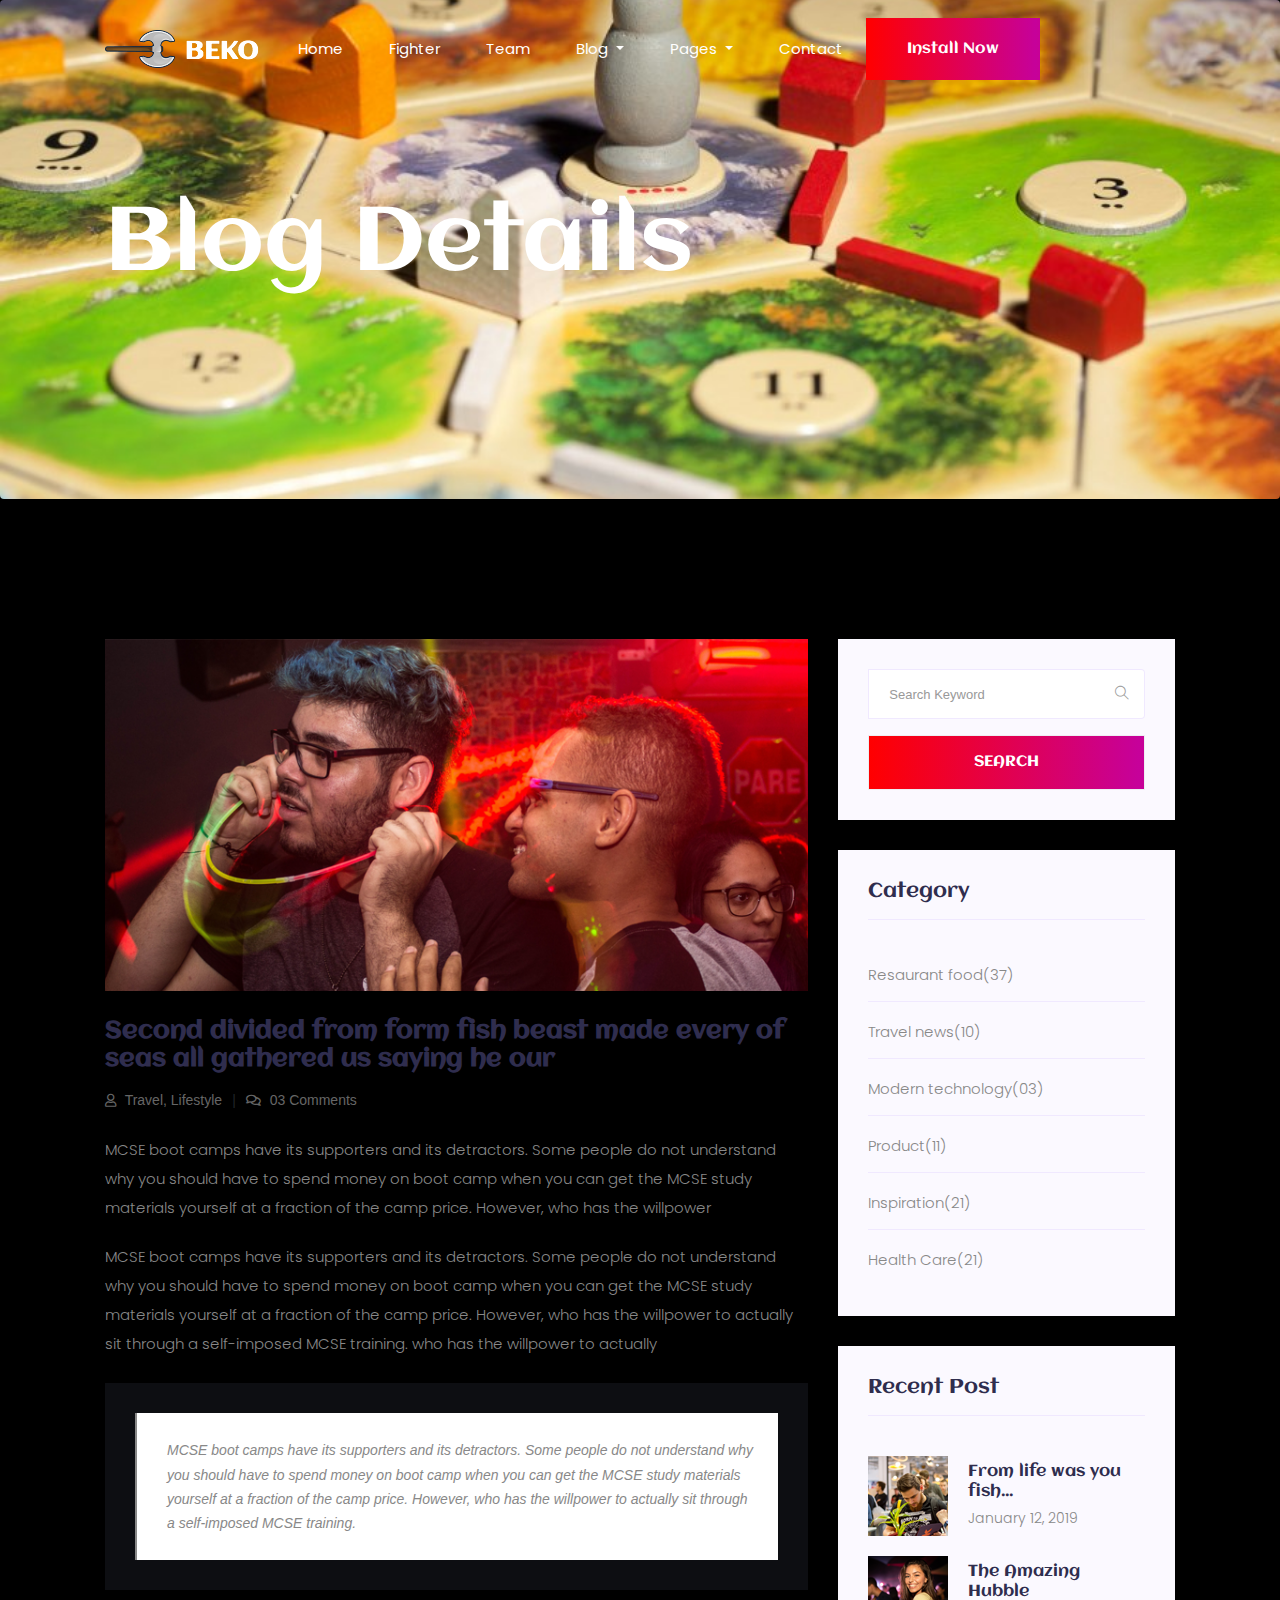
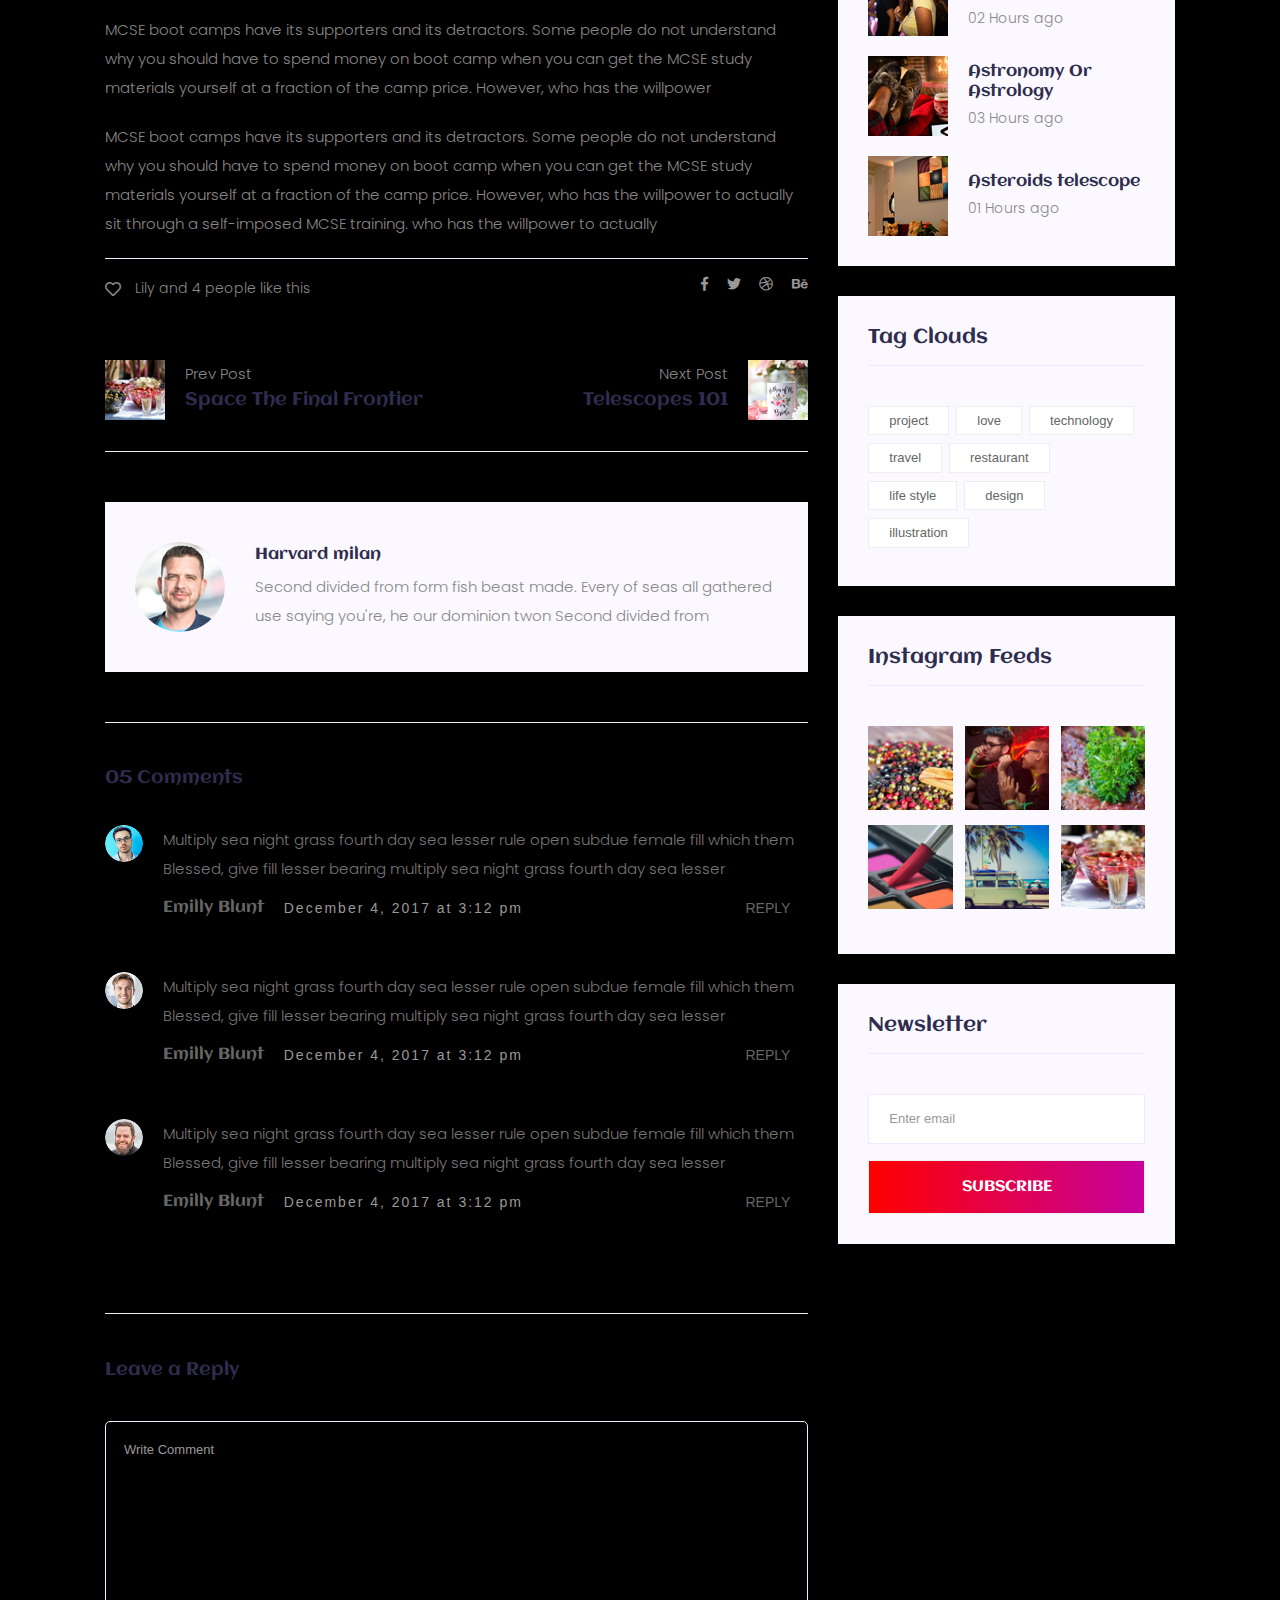
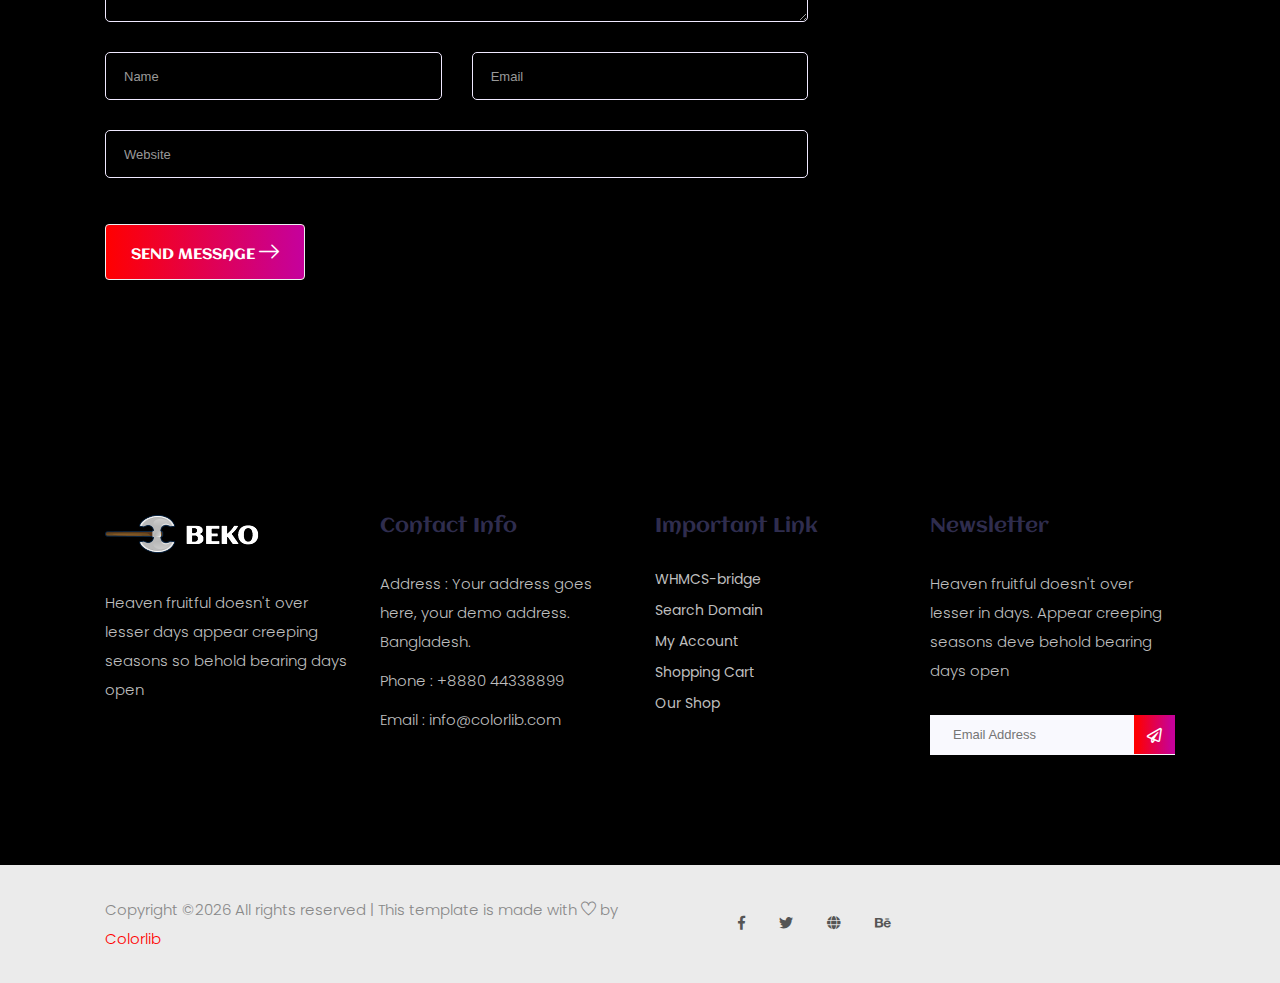
<file: single-blog.html>
<!doctype html>
<html lang="zxx">

<head>
   <!-- Required meta tags -->
   <meta charset="utf-8">
   <meta name="viewport" content="width=device-width, initial-scale=1, shrink-to-fit=no">
   <title>gaming</title>
   <link rel="icon" href="img/favicon.png">
   <!-- Bootstrap CSS -->
   <link rel="stylesheet" href="css/bootstrap.min.css">
   <!-- animate CSS -->
   <link rel="stylesheet" href="css/animate.css">
   <!-- owl carousel CSS -->
   <link rel="stylesheet" href="css/owl.carousel.min.css">
   <!-- font awesome CSS -->
   <link rel="stylesheet" href="css/all.css">
   <!-- flaticon CSS -->
   <link rel="stylesheet" href="css/flaticon.css">
   <link rel="stylesheet" href="css/themify-icons.css">
   <!-- font awesome CSS -->
   <link rel="stylesheet" href="css/magnific-popup.css">
   <!-- swiper CSS -->
   <link rel="stylesheet" href="css/slick.css">
   <!-- style CSS -->
   <link rel="stylesheet" href="css/style.css">
</head>

<body>
   <!--::header part start::-->
   <header class="main_menu single_page_menu">
      <div class="container">
         <div class="row align-items-center">
            <div class="col-lg-12">
               <nav class="navbar navbar-expand-lg navbar-light">
                  <a class="navbar-brand" href="index.html"> <img src="img/logo.png" alt="logo"> </a>
                  <button class="navbar-toggler" type="button" data-toggle="collapse"
                     data-target="#navbarSupportedContent" aria-controls="navbarSupportedContent" aria-expanded="false"
                     aria-label="Toggle navigation">
                     <span class="menu_icon"><i class="fas fa-bars"></i></span>
                  </button>
                  <div class="collapse navbar-collapse main-menu-item" id="navbarSupportedContent">
                     <ul class="navbar-nav">
                        <li class="nav-item">
                           <a class="nav-link" href="index.html">Home</a>
                        </li>
                        <li class="nav-item">
                           <a class="nav-link" href="fighter.html">fighter</a>
                        </li>
                        <li class="nav-item">
                           <a class="nav-link" href="team.html">team</a>
                        </li>
                        <li class="nav-item dropdown">
                           <a class="nav-link dropdown-toggle" href="blog.html" id="navbarDropdown" role="button"
                              data-toggle="dropdown" aria-haspopup="true" aria-expanded="false">
                              Blog
                           </a>
                           <div class="dropdown-menu" aria-labelledby="navbarDropdown">
                              <a class="dropdown-item" href="blog.html"> blog</a>
                              <a class="dropdown-item" href="single-blog.html">Single blog</a>
                           </div>
                        </li>
                        <li class="nav-item dropdown">
                           <a class="nav-link dropdown-toggle" href="blog.html" id="navbarDropdown1" role="button"
                              data-toggle="dropdown" aria-haspopup="true" aria-expanded="false">
                              pages
                           </a>
                           <div class="dropdown-menu" aria-labelledby="navbarDropdown1">
                              <a class="dropdown-item" href="elements.html">Elements</a>
                           </div>
                        </li>
                        <li class="nav-item">
                           <a class="nav-link" href="contact.html">Contact</a>
                        </li>
                     </ul>
                  </div>
                  <a href="#" class="btn_1 d-none d-sm-block">Install Now</a>
               </nav>
            </div>
         </div>
      </div>
   </header>
   <!-- Header part end-->

   <!-- breadcrumb start-->
   <section class="breadcrumb breadcrumb_bg">
      <div class="container">
         <div class="row">
            <div class="col-lg-12">
               <div class="breadcrumb_iner text-center">
                  <div class="breadcrumb_iner_item">
                     <h2>blog details</h2>
                  </div>
               </div>
            </div>
         </div>
      </div>
   </section>
   <!-- breadcrumb start-->

   <!--================Blog Area =================-->
   <section class="blog_area single-post-area section_padding">
      <div class="container">
         <div class="row">
            <div class="col-lg-8 posts-list">
               <div class="single-post">
                  <div class="feature-img">
                     <img class="img-fluid" src="img/blog/single_blog_1.png" alt="">
                  </div>
                  <div class="blog_details">
                     <h2>Second divided from form fish beast made every of seas
                        all gathered us saying he our
                     </h2>
                     <ul class="blog-info-link mt-3 mb-4">
                        <li><a href="#"><i class="far fa-user"></i> Travel, Lifestyle</a></li>
                        <li><a href="#"><i class="far fa-comments"></i> 03 Comments</a></li>
                     </ul>
                     <p class="excert">
                        MCSE boot camps have its supporters and its detractors. Some people do not understand why you
                        should have to spend money on boot camp when you can get the MCSE study materials yourself at a
                        fraction of the camp price. However, who has the willpower
                     </p>
                     <p>
                        MCSE boot camps have its supporters and its detractors. Some people do not understand why you
                        should have to spend money on boot camp when you can get the MCSE study materials yourself at a
                        fraction of the camp price. However, who has the willpower to actually sit through a
                        self-imposed MCSE training. who has the willpower to actually
                     </p>
                     <div class="quote-wrapper">
                        <div class="quotes">
                           MCSE boot camps have its supporters and its detractors. Some people do not understand why you
                           should have to spend money on boot camp when you can get the MCSE study materials yourself at
                           a fraction of the camp price. However, who has the willpower to actually sit through a
                           self-imposed MCSE training.
                        </div>
                     </div>
                     <p>
                        MCSE boot camps have its supporters and its detractors. Some people do not understand why you
                        should have to spend money on boot camp when you can get the MCSE study materials yourself at a
                        fraction of the camp price. However, who has the willpower
                     </p>
                     <p>
                        MCSE boot camps have its supporters and its detractors. Some people do not understand why you
                        should have to spend money on boot camp when you can get the MCSE study materials yourself at a
                        fraction of the camp price. However, who has the willpower to actually sit through a
                        self-imposed MCSE training. who has the willpower to actually
                     </p>
                  </div>
               </div>
               <div class="navigation-top">
                  <div class="d-sm-flex justify-content-between text-center">
                     <p class="like-info"><span class="align-middle"><i class="far fa-heart"></i></span> Lily and 4
                        people like this</p>
                     <div class="col-sm-4 text-center my-2 my-sm-0">
                        <!-- <p class="comment-count"><span class="align-middle"><i class="far fa-comment"></i></span> 06 Comments</p> -->
                     </div>
                     <ul class="social-icons">
                        <li><a href="#"><i class="fab fa-facebook-f"></i></a></li>
                        <li><a href="#"><i class="fab fa-twitter"></i></a></li>
                        <li><a href="#"><i class="fab fa-dribbble"></i></a></li>
                        <li><a href="#"><i class="fab fa-behance"></i></a></li>
                     </ul>
                  </div>
                  <div class="navigation-area">
                     <div class="row">
                        <div
                           class="col-lg-6 col-md-6 col-12 nav-left flex-row d-flex justify-content-start align-items-center">
                           <div class="thumb">
                              <a href="#">
                                 <img class="img-fluid" src="img/post/preview.png" alt="">
                              </a>
                           </div>
                           <div class="arrow">
                              <a href="#">
                                 <span class="lnr text-white ti-arrow-left"></span>
                              </a>
                           </div>
                           <div class="detials">
                              <p>Prev Post</p>
                              <a href="#">
                                 <h4>Space The Final Frontier</h4>
                              </a>
                           </div>
                        </div>
                        <div
                           class="col-lg-6 col-md-6 col-12 nav-right flex-row d-flex justify-content-end align-items-center">
                           <div class="detials">
                              <p>Next Post</p>
                              <a href="#">
                                 <h4>Telescopes 101</h4>
                              </a>
                           </div>
                           <div class="arrow">
                              <a href="#">
                                 <span class="lnr text-white ti-arrow-right"></span>
                              </a>
                           </div>
                           <div class="thumb">
                              <a href="#">
                                 <img class="img-fluid" src="img/post/next.png" alt="">
                              </a>
                           </div>
                        </div>
                     </div>
                  </div>
               </div>
               <div class="blog-author">
                  <div class="media align-items-center">
                     <img src="img/blog/author.png" alt="">
                     <div class="media-body">
                        <a href="#">
                           <h4>Harvard milan</h4>
                        </a>
                        <p>Second divided from form fish beast made. Every of seas all gathered use saying you're, he
                           our dominion twon Second divided from</p>
                     </div>
                  </div>
               </div>
               <div class="comments-area">
                  <h4>05 Comments</h4>
                  <div class="comment-list">
                     <div class="single-comment justify-content-between d-flex">
                        <div class="user justify-content-between d-flex">
                           <div class="thumb">
                              <img src="img/comment/comment_1.png" alt="">
                           </div>
                           <div class="desc">
                              <p class="comment">
                                 Multiply sea night grass fourth day sea lesser rule open subdue female fill which them
                                 Blessed, give fill lesser bearing multiply sea night grass fourth day sea lesser
                              </p>
                              <div class="d-flex justify-content-between">
                                 <div class="d-flex align-items-center">
                                    <h5>
                                       <a href="#">Emilly Blunt</a>
                                    </h5>
                                    <p class="date">December 4, 2017 at 3:12 pm </p>
                                 </div>
                                 <div class="reply-btn">
                                    <a href="#" class="btn-reply text-uppercase">reply</a>
                                 </div>
                              </div>
                           </div>
                        </div>
                     </div>
                  </div>
                  <div class="comment-list">
                     <div class="single-comment justify-content-between d-flex">
                        <div class="user justify-content-between d-flex">
                           <div class="thumb">
                              <img src="img/comment/comment_2.png" alt="">
                           </div>
                           <div class="desc">
                              <p class="comment">
                                 Multiply sea night grass fourth day sea lesser rule open subdue female fill which them
                                 Blessed, give fill lesser bearing multiply sea night grass fourth day sea lesser
                              </p>
                              <div class="d-flex justify-content-between">
                                 <div class="d-flex align-items-center">
                                    <h5>
                                       <a href="#">Emilly Blunt</a>
                                    </h5>
                                    <p class="date">December 4, 2017 at 3:12 pm </p>
                                 </div>
                                 <div class="reply-btn">
                                    <a href="#" class="btn-reply text-uppercase">reply</a>
                                 </div>
                              </div>
                           </div>
                        </div>
                     </div>
                  </div>
                  <div class="comment-list">
                     <div class="single-comment justify-content-between d-flex">
                        <div class="user justify-content-between d-flex">
                           <div class="thumb">
                              <img src="img/comment/comment_3.png" alt="">
                           </div>
                           <div class="desc">
                              <p class="comment">
                                 Multiply sea night grass fourth day sea lesser rule open subdue female fill which them
                                 Blessed, give fill lesser bearing multiply sea night grass fourth day sea lesser
                              </p>
                              <div class="d-flex justify-content-between">
                                 <div class="d-flex align-items-center">
                                    <h5>
                                       <a href="#">Emilly Blunt</a>
                                    </h5>
                                    <p class="date">December 4, 2017 at 3:12 pm </p>
                                 </div>
                                 <div class="reply-btn">
                                    <a href="#" class="btn-reply text-uppercase">reply</a>
                                 </div>
                              </div>
                           </div>
                        </div>
                     </div>
                  </div>
               </div>
               <div class="comment-form">
                  <h4>Leave a Reply</h4>
                  <form class="form-contact comment_form" action="#" id="commentForm">
                     <div class="row">
                        <div class="col-12">
                           <div class="form-group">
                              <textarea class="form-control w-100" name="comment" id="comment" cols="30" rows="9"
                                 placeholder="Write Comment"></textarea>
                           </div>
                        </div>
                        <div class="col-sm-6">
                           <div class="form-group">
                              <input class="form-control" name="name" id="name" type="text" placeholder="Name">
                           </div>
                        </div>
                        <div class="col-sm-6">
                           <div class="form-group">
                              <input class="form-control" name="email" id="email" type="email" placeholder="Email">
                           </div>
                        </div>
                        <div class="col-12">
                           <div class="form-group">
                              <input class="form-control" name="website" id="website" type="text" placeholder="Website">
                           </div>
                        </div>
                     </div>
                     <div class="form-group mt-3">
                        <button type="submit" class="button button-contactForm btn_1">Send Message <i
                              class="flaticon-right-arrow"></i> </button>
                     </div>
                  </form>
               </div>
            </div>
            <div class="col-lg-4">
               <div class="blog_right_sidebar">
                  <aside class="single_sidebar_widget search_widget">
                     <form action="#">
                        <div class="form-group">
                           <div class="input-group mb-3">
                              <input type="text" class="form-control" placeholder='Search Keyword'
                                 onfocus="this.placeholder = ''" onblur="this.placeholder = 'Search Keyword'">
                              <div class="input-group-append">
                                 <button class="btn" type="button"><i class="ti-search"></i></button>
                              </div>
                           </div>
                        </div>
                        <button class="button rounded-0 primary-bg text-white w-100 btn_1" type="submit">Search</button>
                     </form>
                  </aside>
                  <aside class="single_sidebar_widget post_category_widget">
                     <h4 class="widget_title">Category</h4>
                     <ul class="list cat-list">
                        <li>
                           <a href="#" class="d-flex">
                              <p>Resaurant food</p>
                              <p>(37)</p>
                           </a>
                        </li>
                        <li>
                           <a href="#" class="d-flex">
                              <p>Travel news</p>
                              <p>(10)</p>
                           </a>
                        </li>
                        <li>
                           <a href="#" class="d-flex">
                              <p>Modern technology</p>
                              <p>(03)</p>
                           </a>
                        </li>
                        <li>
                           <a href="#" class="d-flex">
                              <p>Product</p>
                              <p>(11)</p>
                           </a>
                        </li>
                        <li>
                           <a href="#" class="d-flex">
                              <p>Inspiration</p>
                              <p>(21)</p>
                           </a>
                        </li>
                        <li>
                           <a href="#" class="d-flex">
                              <p>Health Care</p>
                              <p>(21)</p>
                           </a>
                        </li>
                     </ul>
                  </aside>
                  <aside class="single_sidebar_widget popular_post_widget">
                     <h3 class="widget_title">Recent Post</h3>
                     <div class="media post_item">
                        <img src="img/post/post_1.png" alt="post">
                        <div class="media-body">
                           <a href="single-blog.html">
                              <h3>From life was you fish...</h3>
                           </a>
                           <p>January 12, 2019</p>
                        </div>
                     </div>
                     <div class="media post_item">
                        <img src="img/post/post_2.png" alt="post">
                        <div class="media-body">
                           <a href="single-blog.html">
                              <h3>The Amazing Hubble</h3>
                           </a>
                           <p>02 Hours ago</p>
                        </div>
                     </div>
                     <div class="media post_item">
                        <img src="img/post/post_3.png" alt="post">
                        <div class="media-body">
                           <a href="single-blog.html">
                              <h3>Astronomy Or Astrology</h3>
                           </a>
                           <p>03 Hours ago</p>
                        </div>
                     </div>
                     <div class="media post_item">
                        <img src="img/post/post_4.png" alt="post">
                        <div class="media-body">
                           <a href="single-blog.html">
                              <h3>Asteroids telescope</h3>
                           </a>
                           <p>01 Hours ago</p>
                        </div>
                     </div>
                  </aside>
                  <aside class="single_sidebar_widget tag_cloud_widget">
                     <h4 class="widget_title">Tag Clouds</h4>
                     <ul class="list">
                        <li>
                           <a href="#">project</a>
                        </li>
                        <li>
                           <a href="#">love</a>
                        </li>
                        <li>
                           <a href="#">technology</a>
                        </li>
                        <li>
                           <a href="#">travel</a>
                        </li>
                        <li>
                           <a href="#">restaurant</a>
                        </li>
                        <li>
                           <a href="#">life style</a>
                        </li>
                        <li>
                           <a href="#">design</a>
                        </li>
                        <li>
                           <a href="#">illustration</a>
                        </li>
                     </ul>
                  </aside>
                  <aside class="single_sidebar_widget instagram_feeds">
                     <h4 class="widget_title">Instagram Feeds</h4>
                     <ul class="instagram_row flex-wrap">
                        <li>
                           <a href="#">
                              <img class="img-fluid" src="img/post/post_5.png" alt="">
                           </a>
                        </li>
                        <li>
                           <a href="#">
                              <img class="img-fluid" src="img/post/post_6.png" alt="">
                           </a>
                        </li>
                        <li>
                           <a href="#">
                              <img class="img-fluid" src="img/post/post_7.png" alt="">
                           </a>
                        </li>
                        <li>
                           <a href="#">
                              <img class="img-fluid" src="img/post/post_8.png" alt="">
                           </a>
                        </li>
                        <li>
                           <a href="#">
                              <img class="img-fluid" src="img/post/post_9.png" alt="">
                           </a>
                        </li>
                        <li>
                           <a href="#">
                              <img class="img-fluid" src="img/post/post_10.png" alt="">
                           </a>
                        </li>
                     </ul>
                  </aside>
                  <aside class="single_sidebar_widget newsletter_widget">
                     <h4 class="widget_title">Newsletter</h4>
                     <form action="#">
                        <div class="form-group">
                           <input type="email" class="form-control" onfocus="this.placeholder = ''"
                              onblur="this.placeholder = 'Enter email'" placeholder='Enter email' required>
                        </div>
                        <button class="button rounded-0 primary-bg text-white w-100 btn_1"
                           type="submit">Subscribe</button>
                     </form>
                  </aside>
               </div>
            </div>
         </div>
      </div>
   </section>
   <!--================Blog Area end =================-->

   <!--::footer_part start::-->
   <footer class="footer_part black">
      <div class="footer_top">
         <div class="container">
            <div class="row">
               <div class="col-sm-6 col-lg-3">
                  <div class="single_footer_part">
                     <a href="index.html" class="footer_logo_iner"> <img src="img/logo.png" alt="#"> </a>
                     <p>Heaven fruitful doesn't over lesser days appear creeping seasons so behold bearing
                        days
                        open
                     </p>
                  </div>
               </div>
               <div class="col-sm-6 col-lg-3">
                  <div class="single_footer_part">
                     <h4>Contact Info</h4>
                     <p>Address : Your address goes
                        here, your demo address.
                        Bangladesh.</p>
                     <p>Phone : +8880 44338899</p>
                     <p>Email : info@colorlib.com</p>
                  </div>
               </div>
               <div class="col-sm-6 col-lg-3">
                  <div class="single_footer_part">
                     <h4>Important Link</h4>
                     <ul class="list-unstyled">
                        <li><a href=""> WHMCS-bridge</a></li>
                        <li><a href="">Search Domain</a></li>
                        <li><a href="">My Account</a></li>
                        <li><a href="">Shopping Cart</a></li>
                        <li><a href="">Our Shop</a></li>
                     </ul>
                  </div>
               </div>
               <div class="col-sm-6 col-lg-3">
                  <div class="single_footer_part">
                     <h4>Newsletter</h4>
                     <p>Heaven fruitful doesn't over lesser in days. Appear creeping seasons deve behold
                        bearing
                        days
                        open
                     </p>
                     <div id="mc_embed_signup">
                        <form target="_blank"
                           action="https://spondonit.us12.list-manage.com/subscribe/post?u=1462626880ade1ac87bd9c93a&amp;id=92a4423d01"
                           method="get" class="subscribe_form relative mail_part">
                           <input type="email" name="email" id="newsletter-form-email" placeholder="Email Address"
                              class="placeholder hide-on-focus" onfocus="this.placeholder = ''"
                              onblur="this.placeholder = ' Email Address '">
                           <button type="submit" name="submit" id="newsletter-submit"
                              class="email_icon newsletter-submit button-contactForm"><i
                                 class="far fa-paper-plane"></i></button>
                           <div class="mt-10 info"></div>
                        </form>
                     </div>
                  </div>
               </div>
            </div>
         </div>
      </div>
      <div class="copygight_text">
         <div class="container">
            <div class="row align-items-center">
               <div class="col-lg-8">
                  <div class="copyright_text">
                     <P><!-- Link back to Colorlib can't be removed. Template is licensed under CC BY 3.0. -->
Copyright &copy;<script>document.write(new Date().getFullYear());</script> All rights reserved | This template is made with <i class="ti-heart" aria-hidden="true"></i> by <a href="https://colorlib.com" target="_blank">Colorlib</a>
<!-- Link back to Colorlib can't be removed. Template is licensed under CC BY 3.0. --></P>
                  </div>
               </div>
               <div class="col-lg-4">
                  <div class="footer_icon social_icon">
                     <ul class="list-unstyled">
                        <li><a href="#" class="single_social_icon"><i class="fab fa-facebook-f"></i></a>
                        </li>
                        <li><a href="#" class="single_social_icon"><i class="fab fa-twitter"></i></a></li>
                        <li><a href="#" class="single_social_icon"><i class="fas fa-globe"></i></a></li>
                        <li><a href="#" class="single_social_icon"><i class="fab fa-behance"></i></a></li>
                     </ul>
                  </div>
               </div>
            </div>
         </div>
      </div>
   </footer>
   <!--::footer_part end::-->
   <!-- jquery plugins here-->
   <script src="js/jquery-1.12.1.min.js"></script>
   <!-- popper js -->
   <script src="js/popper.min.js"></script>
   <!-- bootstrap js -->
   <script src="js/bootstrap.min.js"></script>
   <!-- easing js -->
   <script src="js/jquery.magnific-popup.js"></script>
   <!-- swiper js -->
   <script src="js/swiper.min.js"></script>
   <!-- swiper js -->
   <script src="js/masonry.pkgd.js"></script>
   <!-- particles js -->
   <script src="js/owl.carousel.min.js"></script>
   <script src="js/jquery.nice-select.min.js"></script>
   <!-- slick js -->
   <script src="js/slick.min.js"></script>
   <script src="js/jquery.counterup.min.js"></script>
   <script src="js/waypoints.min.js"></script>
   <script src="js/contact.js"></script>
   <script src="js/jquery.ajaxchimp.min.js"></script>
   <script src="js/jquery.form.js"></script>
   <script src="js/jquery.validate.min.js"></script>
   <script src="js/mail-script.js"></script>
   <!-- custom js -->
   <script src="js/custom.js"></script>
</body>

</html>
</file>
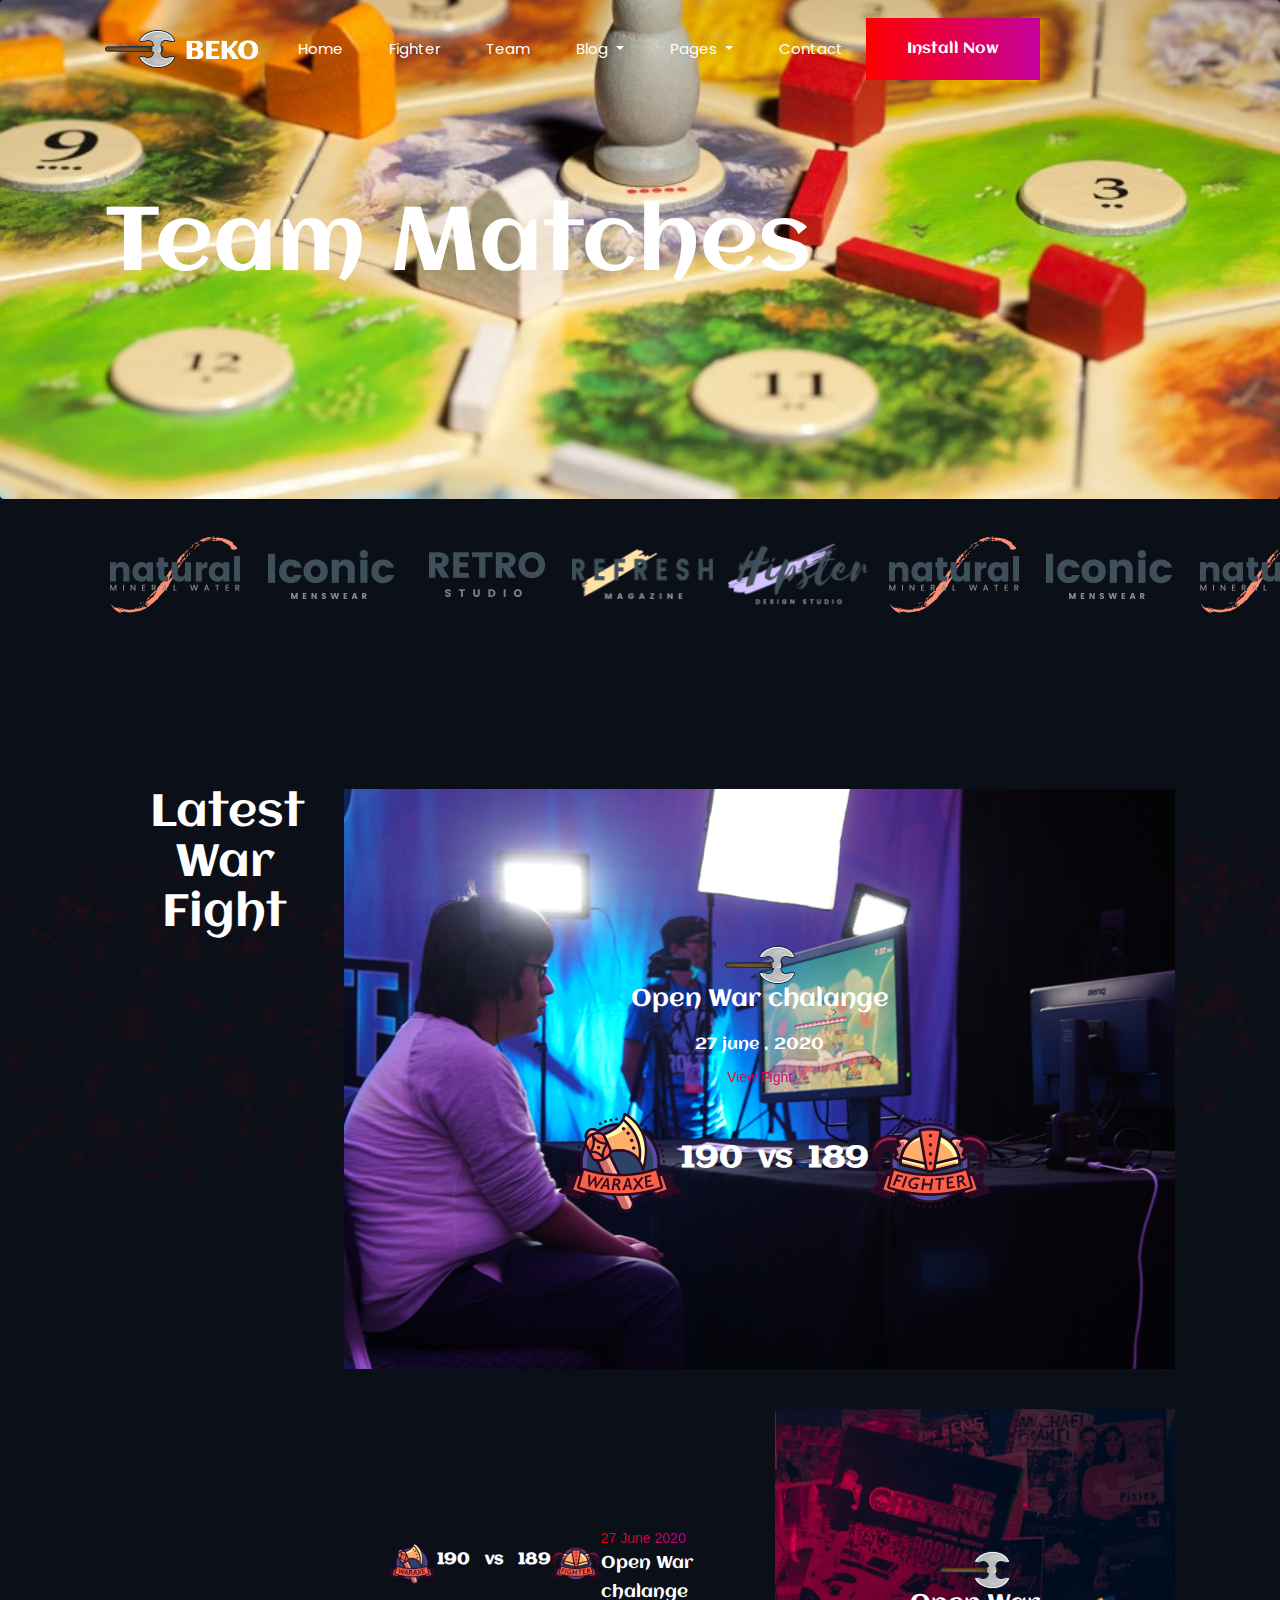
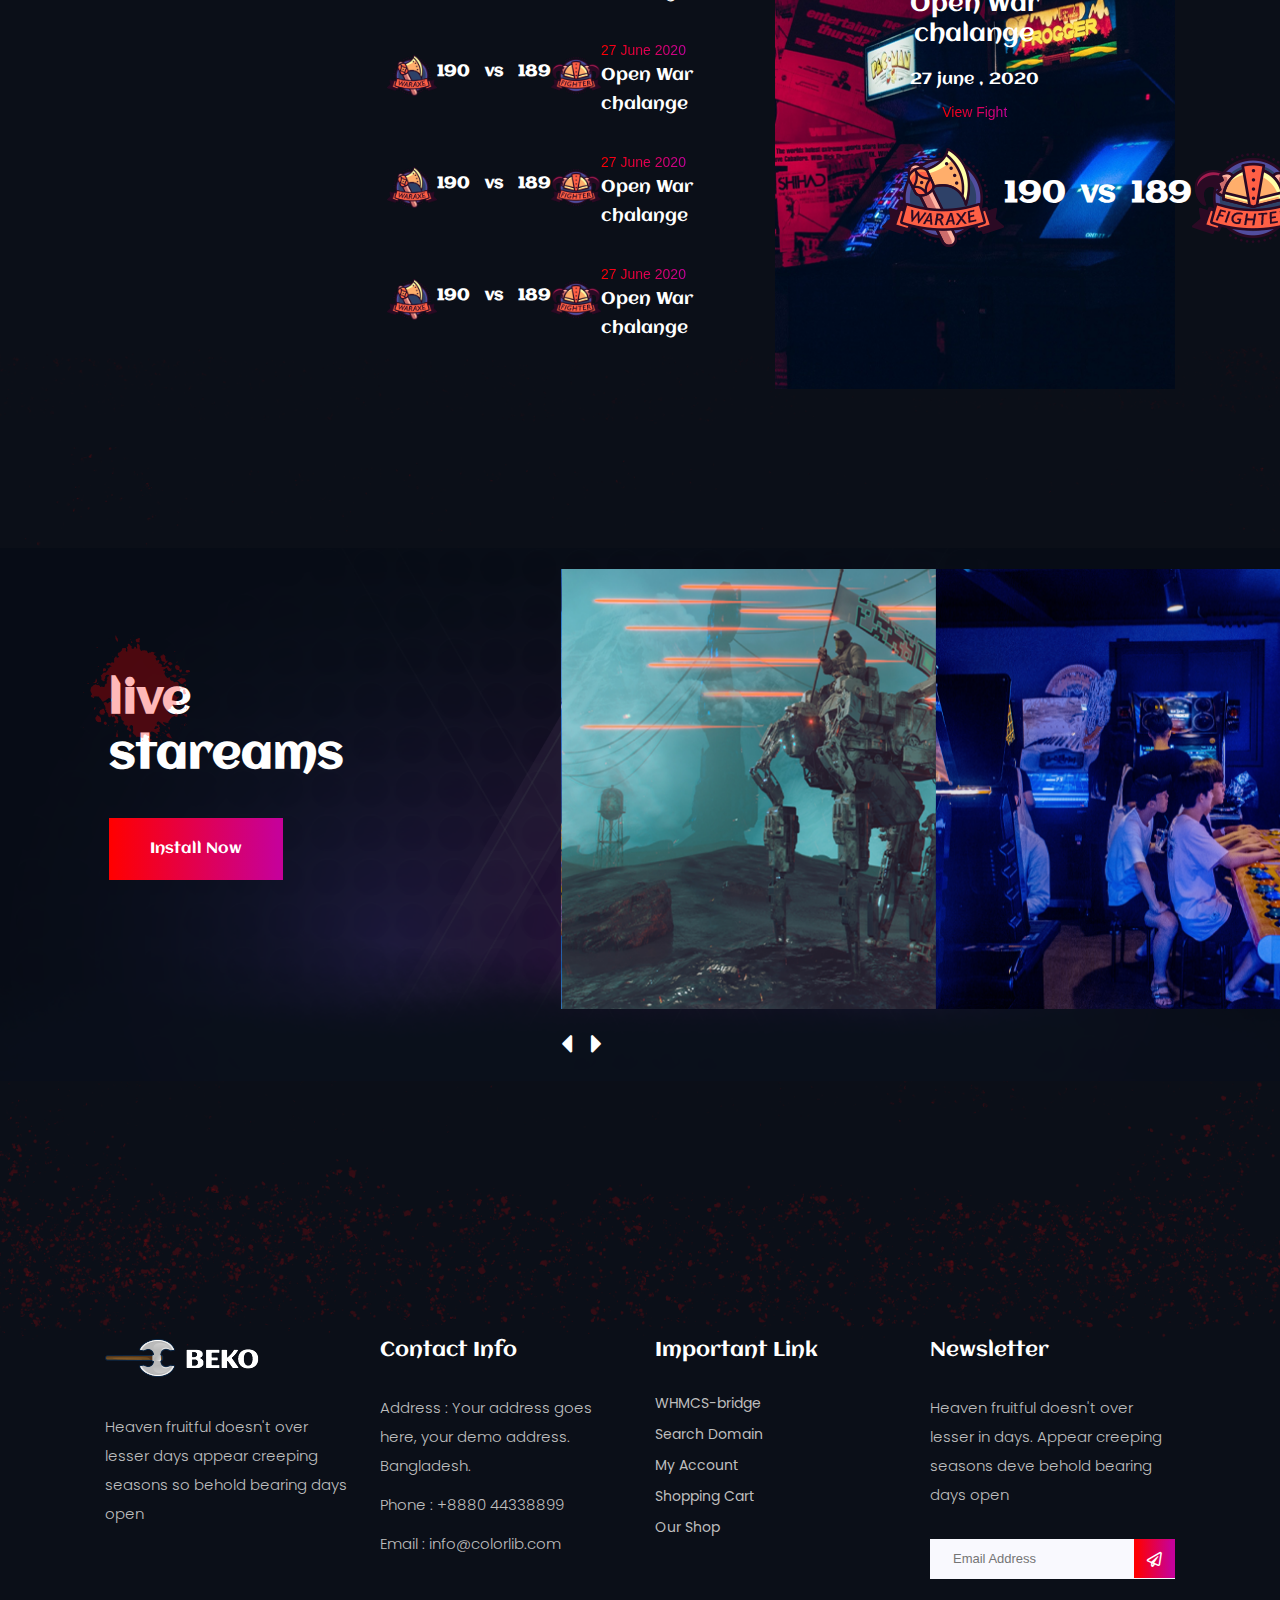
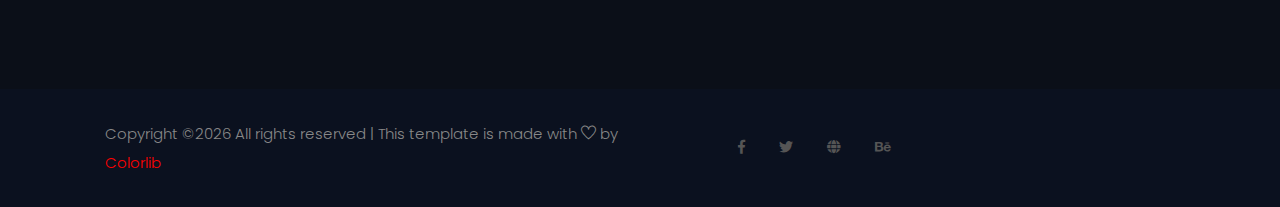
<file: team.html>
<!doctype html>
<html lang="zxx">

<head>
    <!-- Required meta tags -->
    <meta charset="utf-8">
    <meta name="viewport" content="width=device-width, initial-scale=1, shrink-to-fit=no">
    <title>gaming</title>
    <link rel="icon" href="img/favicon.png">
    <!-- Bootstrap CSS -->
    <link rel="stylesheet" href="css/bootstrap.min.css">
    <!-- animate CSS -->
    <link rel="stylesheet" href="css/animate.css">
    <!-- owl carousel CSS -->
    <link rel="stylesheet" href="css/owl.carousel.min.css">
    <!-- font awesome CSS -->
    <link rel="stylesheet" href="css/all.css">
    <!-- flaticon CSS -->
    <link rel="stylesheet" href="css/flaticon.css">
    <link rel="stylesheet" href="css/themify-icons.css">
    <!-- font awesome CSS -->
    <link rel="stylesheet" href="css/magnific-popup.css">
    <!-- swiper CSS -->
    <link rel="stylesheet" href="css/slick.css">
    <!-- style CSS -->
    <link rel="stylesheet" href="css/style.css">
</head>

<body>
    <div class="body_bg">
        <!--::header part start::-->
        <header class="main_menu single_page_menu">
            <div class="container">
                <div class="row align-items-center">
                    <div class="col-lg-12">
                        <nav class="navbar navbar-expand-lg navbar-light">
                            <a class="navbar-brand" href="index.html"> <img src="img/logo.png" alt="logo"> </a>
                            <button class="navbar-toggler" type="button" data-toggle="collapse"
                                data-target="#navbarSupportedContent" aria-controls="navbarSupportedContent"
                                aria-expanded="false" aria-label="Toggle navigation">
                                <span class="menu_icon"><i class="fas fa-bars"></i></span>
                            </button>

                            <div class="collapse navbar-collapse main-menu-item" id="navbarSupportedContent">
                                <ul class="navbar-nav">
                                    <li class="nav-item">
                                        <a class="nav-link" href="index.html">Home</a>
                                    </li>
                                    <li class="nav-item">
                                        <a class="nav-link" href="fighter.html">fighter</a>
                                    </li>
                                    <li class="nav-item">
                                        <a class="nav-link" href="team.html">team</a>
                                    </li>
                                    <li class="nav-item dropdown">
                                        <a class="nav-link dropdown-toggle" href="blog.html" id="navbarDropdown"
                                            role="button" data-toggle="dropdown" aria-haspopup="true"
                                            aria-expanded="false">
                                            Blog
                                        </a>
                                        <div class="dropdown-menu" aria-labelledby="navbarDropdown">
                                            <a class="dropdown-item" href="blog.html"> blog</a>
                                            <a class="dropdown-item" href="single-blog.html">Single blog</a>
                                        </div>
                                    </li>
                                    <li class="nav-item dropdown">
                                        <a class="nav-link dropdown-toggle" href="blog.html" id="navbarDropdown1"
                                            role="button" data-toggle="dropdown" aria-haspopup="true"
                                            aria-expanded="false">
                                            pages
                                        </a>
                                        <div class="dropdown-menu" aria-labelledby="navbarDropdown1">
                                            <a class="dropdown-item" href="elements.html">Elements</a>
                                        </div>
                                    </li>
                                    <li class="nav-item">
                                        <a class="nav-link" href="contact.html">Contact</a>
                                    </li>
                                </ul>
                            </div>
                            <a href="#" class="btn_1 d-none d-sm-block">Install Now</a>
                        </nav>
                    </div>
                </div>
            </div>
        </header>
        <!-- Header part end-->

        <!-- breadcrumb start-->
        <section class="breadcrumb breadcrumb_bg">
            <div class="container">
                <div class="row">
                    <div class="col-lg-12">
                        <div class="breadcrumb_iner text-center">
                            <div class="breadcrumb_iner_item">
                                <h2>Team Matches</h2>
                            </div>
                        </div>
                    </div>
                </div>
            </div>
        </section>
        <!-- breadcrumb start-->

        <!--::client logo part end::-->
        <section class="client_logo">
            <div class="container">
                <div class="row align-items-center">
                    <div class="col-lg-12">
                        <div class="client_logo_slider owl-carousel d-flex justify-content-between">
                            <div class="single_client_logo">
                                <img src="img/client_logo/client_logo_1.png" alt="">
                            </div>
                            <div class="single_client_logo">
                                <img src="img/client_logo/client_logo_2.png" alt="">
                            </div>
                            <div class="single_client_logo">
                                <img src="img/client_logo/client_logo_3.png" alt="">
                            </div>
                            <div class="single_client_logo">
                                <img src="img/client_logo/client_logo_4.png" alt="">
                            </div>
                            <div class="single_client_logo">
                                <img src="img/client_logo/client_logo_5.png" alt="">
                            </div>
                            <div class="single_client_logo">
                                <img src="img/client_logo/client_logo_1.png" alt="">
                            </div>
                            <div class="single_client_logo">
                                <img src="img/client_logo/client_logo_2.png" alt="">
                            </div>
                        </div>
                    </div>
                </div>
            </div>
        </section>
        <!--::client logo part end::-->

        <!-- use sasu part end-->
        <section class="Latest_War padding_top">
            <div class="container">
                <div class="row justify-content-center">
                    <div class="col-lg-8">
                        <div class="section_tittle text-center">
                            <h2>Latest War Fight</h2>
                        </div>
                    </div>
                </div>
                <div class="row justify-content-center align-items-center">
                    <div class="col-lg-12">
                        <div class="Latest_War_text">
                            <div class="row justify-content-center align-items-center h-100">
                                <div class="col-lg-6">
                                    <div class="single_war_text text-center">
                                        <img src="img/favicon.png" alt="">
                                        <h4>Open War chalange</h4>
                                        <p>27 june , 2020</p>
                                        <a href="#">view fight</a>
                                        <div class="war_text_item d-flex justify-content-around align-items-center">
                                            <img src="img/war_logo_1.png" alt="">
                                            <h2>190<span>vs</span>189</h2>
                                            <img src="img/war_logo_2.png" alt="">
                                        </div>

                                    </div>
                                </div>
                            </div>
                            <a href="#" class="btn_2">Watch Tutorial</a>
                        </div>
                    </div>
                    <div class="col-lg-6">
                        <div class="latest_war_list">
                            <div class="single_war_text">
                                <div class="war_text_item d-flex justify-content-around align-items-center">
                                    <img src="img/war_logo_1.png" alt="">
                                    <h2>190<span>vs</span>189</h2>
                                    <img src="img/war_logo_2.png" alt="">
                                    <div class="war_date">
                                        <a href="#">27 june 2020</a>
                                        <p>Open War chalange</p>
                                    </div>
                                </div>
                            </div>
                            <div class="single_war_text">
                                <div class="war_text_item d-flex justify-content-around align-items-center">
                                    <img src="img/war_logo_1.png" alt="">
                                    <h2>190<span>vs</span>189</h2>
                                    <img src="img/war_logo_2.png" alt="">
                                    <div class="war_date">
                                        <a href="#">27 june 2020</a>
                                        <p>Open War chalange</p>
                                    </div>
                                </div>
                            </div>
                            <div class="single_war_text">
                                <div class="war_text_item d-flex justify-content-around align-items-center">
                                    <img src="img/war_logo_1.png" alt="">
                                    <h2>190<span>vs</span>189</h2>
                                    <img src="img/war_logo_2.png" alt="">
                                    <div class="war_date">
                                        <a href="#">27 june 2020</a>
                                        <p>Open War chalange</p>
                                    </div>
                                </div>
                            </div>
                            <div class="single_war_text">
                                <div class="war_text_item d-flex justify-content-around align-items-center">
                                    <img src="img/war_logo_1.png" alt="">
                                    <h2>190<span>vs</span>189</h2>
                                    <img src="img/war_logo_2.png" alt="">
                                    <div class="war_date">
                                        <a href="#">27 june 2020</a>
                                        <p>Open War chalange</p>
                                    </div>
                                </div>
                            </div>
                        </div>
                    </div>
                    <div class="col-lg-6">
                        <div class="Latest_War_text Latest_War_bg_1">
                            <div class="row justify-content-center align-items-center h-100">
                                <div class="col-lg-6">
                                    <div class="single_war_text text-center">
                                        <img src="img/favicon.png" alt="">
                                        <h4>Open War chalange</h4>
                                        <p>27 june , 2020</p>
                                        <a href="#">view fight</a>
                                        <div class="war_text_item d-flex justify-content-around align-items-center">
                                            <img src="img/war_logo_1.png" alt="">
                                            <h2>190<span>vs</span>189</h2>
                                            <img src="img/war_logo_2.png" alt="">
                                        </div>
                                    </div>
                                </div>
                            </div>
                            <a href="#" class="btn_2">Watch Tutorial</a>
                        </div>
                    </div>
                </div>
            </div>
        </section>
        <!-- use sasu part end-->

        <!--::about_us part start::-->
        <section class="live_stareams padding_bottom">
            <div class="container-fluid">
                <div class="row align-items-center justify-content-between">
                    <div class="col-md-3 offset-lg-1 offset-sm-1">
                        <div class="live_stareams_text">
                            <h2>live <br> stareams</h2>
                            <div class="btn_1">install now</div>
                        </div>
                    </div>
                    <div class="col-md-7 offset-sm-1">
                        <div class="live_stareams_slide owl-carousel">
                            <div class="live_stareams_slide_img">
                                <img src="img/live_streams_1.png" alt="">
                                <div class="extends_video">
                                    <a id="play-video_1" class="video-play-button popup-youtube"
                                        href="https://www.youtube.com/watch?v=pBFQdxA-apI">
                                        <span class="fas fa-play"></span>
                                    </a>
                                </div>
                            </div>
                            <div class="live_stareams_slide_img">
                                <img src="img/live_streams_2.png" alt="">
                                <div class="extends_video">
                                    <a id="play-video_1" class="video-play-button popup-youtube"
                                        href="https://www.youtube.com/watch?v=pBFQdxA-apI">
                                        <span class="fas fa-play"></span>
                                    </a>
                                </div>
                            </div>
                            <div class="live_stareams_slide_img">
                                <img src="img/live_streams_1.png" alt="">
                                <div class="extends_video">
                                    <a id="play-video_1" class="video-play-button popup-youtube"
                                        href="https://www.youtube.com/watch?v=pBFQdxA-apI">
                                        <span class="fas fa-play"></span>
                                    </a>
                                </div>
                            </div>
                            <div class="live_stareams_slide_img">
                                <img src="img/live_streams_2.png" alt="">
                                <div class="extends_video">
                                    <a id="play-video_1" class="video-play-button popup-youtube"
                                        href="https://www.youtube.com/watch?v=pBFQdxA-apI">
                                        <span class="fas fa-play"></span>
                                    </a>
                                </div>
                            </div>
                            <div class="live_stareams_slide_img">
                                <img src="img/live_streams_1.png" alt="">
                                <div class="extends_video">
                                    <a id="play-video_1" class="video-play-button popup-youtube"
                                        href="https://www.youtube.com/watch?v=pBFQdxA-apI">
                                        <span class="fas fa-play"></span>
                                    </a>
                                </div>
                            </div>
                            <div class="live_stareams_slide_img">
                                <img src="img/live_streams_2.png" alt="">
                                <div class="extends_video">
                                    <a id="play-video_1" class="video-play-button popup-youtube"
                                        href="https://www.youtube.com/watch?v=pBFQdxA-apI">
                                        <span class="fas fa-play"></span>
                                    </a>
                                </div>
                            </div>
                            <div class="live_stareams_slide_img">
                                <img src="img/live_streams_1.png" alt="">
                                <div class="extends_video">
                                    <a id="play-video_1" class="video-play-button popup-youtube"
                                        href="https://www.youtube.com/watch?v=pBFQdxA-apI">
                                        <span class="fas fa-play"></span>
                                    </a>
                                </div>
                            </div>
                            <div class="live_stareams_slide_img">
                                <img src="img/live_streams_2.png" alt="">
                                <div class="extends_video">
                                    <a id="play-video_1" class="video-play-button popup-youtube"
                                        href="https://www.youtube.com/watch?v=pBFQdxA-apI">
                                        <span class="fas fa-play"></span>
                                    </a>
                                </div>
                            </div>
                        </div>
                    </div>
                </div>
            </div>
        </section>
        <!--::about_us part end::-->

        <!--::footer_part start::-->
        <footer class="footer_part">
            <div class="footer_top">
                <div class="container">
                    <div class="row">
                        <div class="col-sm-6 col-lg-3">
                            <div class="single_footer_part">
                                <a href="index.html" class="footer_logo_iner"> <img src="img/logo.png" alt="#"> </a>
                                <p>Heaven fruitful doesn't over lesser days appear creeping seasons so behold bearing
                                    days
                                    open
                                </p>
                            </div>
                        </div>
                        <div class="col-sm-6 col-lg-3">
                            <div class="single_footer_part">
                                <h4>Contact Info</h4>
                                <p>Address : Your address goes
                                    here, your demo address.
                                    Bangladesh.</p>
                                <p>Phone : +8880 44338899</p>
                                <p>Email : info@colorlib.com</p>
                            </div>
                        </div>
                        <div class="col-sm-6 col-lg-3">
                            <div class="single_footer_part">
                                <h4>Important Link</h4>
                                <ul class="list-unstyled">
                                    <li><a href=""> WHMCS-bridge</a></li>
                                    <li><a href="">Search Domain</a></li>
                                    <li><a href="">My Account</a></li>
                                    <li><a href="">Shopping Cart</a></li>
                                    <li><a href="">Our Shop</a></li>
                                </ul>
                            </div>
                        </div>
                        <div class="col-sm-6 col-lg-3">
                            <div class="single_footer_part">
                                <h4>Newsletter</h4>
                                <p>Heaven fruitful doesn't over lesser in days. Appear creeping seasons deve behold
                                    bearing
                                    days
                                    open
                                </p>
                                <div id="mc_embed_signup">
                                    <form target="_blank"
                                        action="https://spondonit.us12.list-manage.com/subscribe/post?u=1462626880ade1ac87bd9c93a&amp;id=92a4423d01"
                                        method="get" class="subscribe_form relative mail_part">
                                        <input type="email" name="email" id="newsletter-form-email"
                                            placeholder="Email Address" class="placeholder hide-on-focus"
                                            onfocus="this.placeholder = ''"
                                            onblur="this.placeholder = ' Email Address '">
                                        <button type="submit" name="submit" id="newsletter-submit"
                                            class="email_icon newsletter-submit button-contactForm"><i
                                                class="far fa-paper-plane"></i></button>
                                        <div class="mt-10 info"></div>
                                    </form>
                                </div>
                            </div>
                        </div>
                    </div>
                </div>
            </div>
            <div class="copygight_text">
                <div class="container">
                    <div class="row align-items-center">
                        <div class="col-lg-8">
                            <div class="copyright_text">
                                <P><!-- Link back to Colorlib can't be removed. Template is licensed under CC BY 3.0. -->
Copyright &copy;<script>document.write(new Date().getFullYear());</script> All rights reserved | This template is made with <i class="ti-heart" aria-hidden="true"></i> by <a href="https://colorlib.com" target="_blank">Colorlib</a>
<!-- Link back to Colorlib can't be removed. Template is licensed under CC BY 3.0. --></P>
                            </div>
                        </div>
                        <div class="col-lg-4">
                            <div class="footer_icon social_icon">
                                <ul class="list-unstyled">
                                    <li><a href="#" class="single_social_icon"><i class="fab fa-facebook-f"></i></a>
                                    </li>
                                    <li><a href="#" class="single_social_icon"><i class="fab fa-twitter"></i></a></li>
                                    <li><a href="#" class="single_social_icon"><i class="fas fa-globe"></i></a></li>
                                    <li><a href="#" class="single_social_icon"><i class="fab fa-behance"></i></a></li>
                                </ul>
                            </div>
                        </div>
                    </div>
                </div>
            </div>
        </footer>
        <!--::footer_part end::-->
    </div>

    <!-- jquery plugins here-->
    <script src="js/jquery-1.12.1.min.js"></script>
    <!-- popper js -->
    <script src="js/popper.min.js"></script>
    <!-- bootstrap js -->
    <script src="js/bootstrap.min.js"></script>
    <!-- easing js -->
    <script src="js/jquery.magnific-popup.js"></script>
    <!-- swiper js -->
    <script src="js/swiper.min.js"></script>
    <!-- swiper js -->
    <script src="js/masonry.pkgd.js"></script>
    <!-- particles js -->
    <script src="js/owl.carousel.min.js"></script>
    <script src="js/jquery.nice-select.min.js"></script>
    <!-- slick js -->
    <script src="js/slick.min.js"></script>
    <script src="js/jquery.counterup.min.js"></script>
    <script src="js/waypoints.min.js"></script>
    <script src="js/contact.js"></script>
    <script src="js/jquery.ajaxchimp.min.js"></script>
    <script src="js/jquery.form.js"></script>
    <script src="js/jquery.validate.min.js"></script>
    <script src="js/mail-script.js"></script>
    <!-- custom js -->
    <script src="js/custom.js"></script>
</body>

</html>
</file>
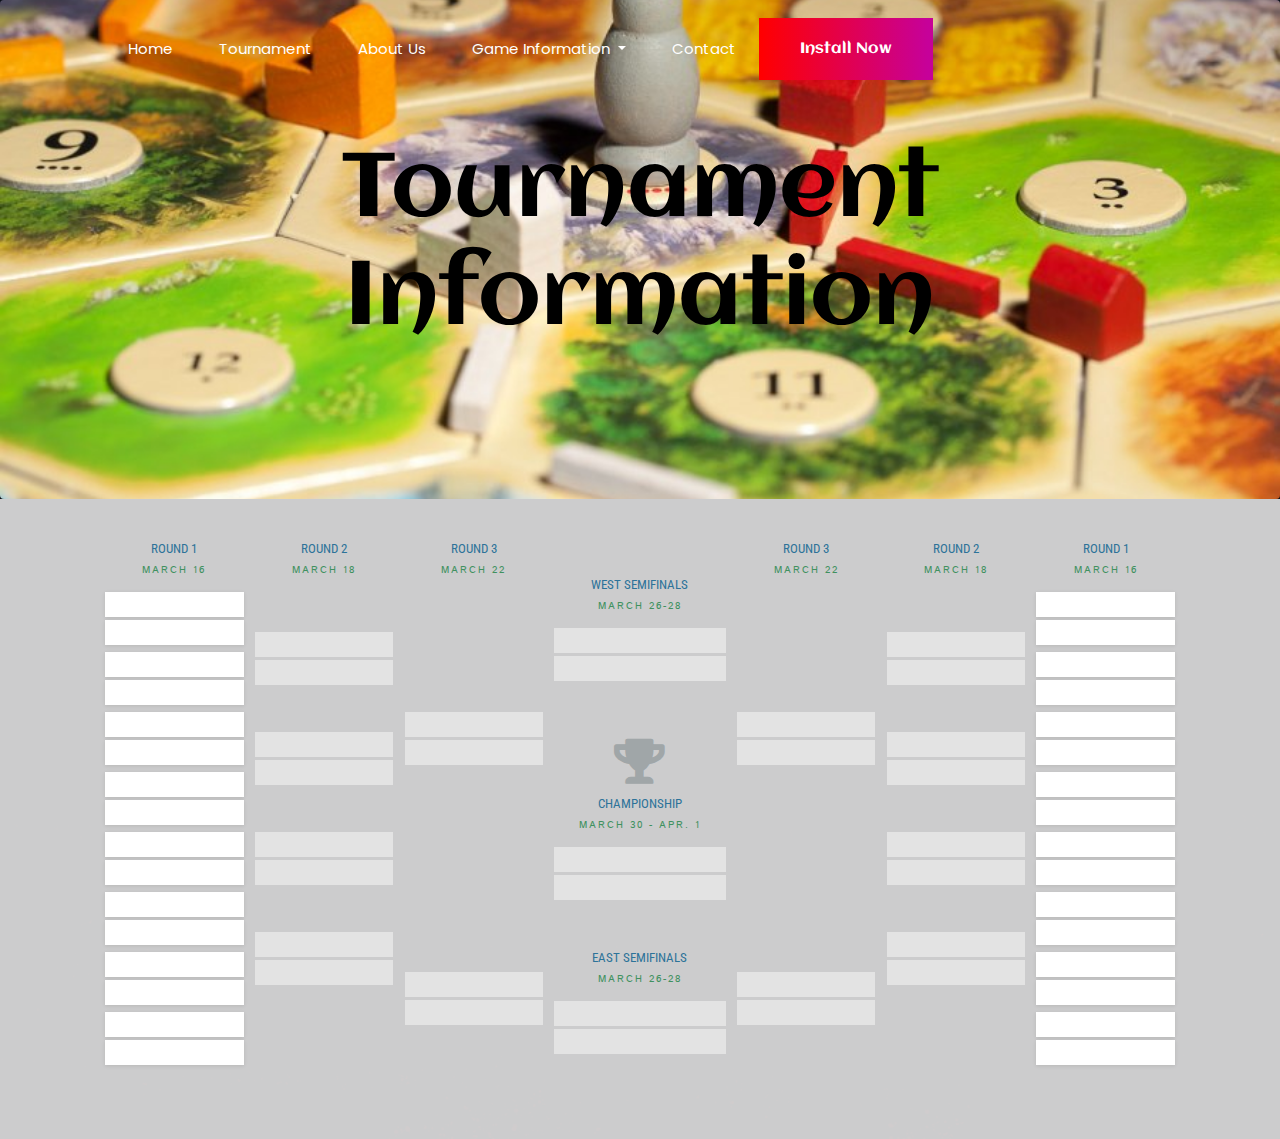
<file: tournament.html>
<!doctype html>
<html lang="zxx">

<head>
    <!-- Required meta tags -->
    <meta charset="utf-8">
    <meta name="viewport" content="width=device-width, initial-scale=1, shrink-to-fit=no">
    <meta charset="utf-8">
    <meta http-equiv="X-UA-Compatible" content="IE=edge,chrome=1">
    <meta name="viewport" content="width=device-width,initial-scale=1.0">
    
    <title>Settlers of catan</title>

    <link href="https://maxcdn.bootstrapcdn.com/font-awesome/4.2.0/css/font-awesome.min.css" rel="stylesheet">
    <link href='https://fonts.googleapis.com/css?family=Holtwood+One+SC' rel='stylesheet' type='text/css'>
    <link href='https://fonts.googleapis.com/css?family=Kaushan+Script|Herr+Von+Muellerhoff' rel='stylesheet' type='text/css'>
    <link href='https://fonts.googleapis.com/css?family=Abel' rel='stylesheet' type='text/css'>
    <link href='https://fonts.googleapis.com/css?family=Istok+Web|Roboto+Condensed:700' rel='stylesheet' type='text/css'>
    <link rel="icon" href="img/favicon.png">
    <!-- Bootstrap CSS -->
    <link rel="stylesheet" href="css/bootstrap.min.css">
    <!-- animate CSS -->
    <link rel="stylesheet" href="css/animate.css">
    <!-- owl carousel CSS -->
    <link rel="stylesheet" href="css/owl.carousel.min.css">
    <!-- font awesome CSS -->
    <link rel="stylesheet" href="css/all.css">
    <!-- flaticon CSS -->
    <link rel="stylesheet" href="css/flaticon.css">
    <link rel="stylesheet" href="css/themify-icons.css">
    <!-- font awesome CSS -->
    <link rel="stylesheet" href="css/magnific-popup.css">
    <!-- swiper CSS -->
    <link rel="stylesheet" href="css/slick.css">
    <!-- style CSS -->
    <link rel="stylesheet" href="css/style.css">
</head>

<body>
    <div class="body_bg">
        <!--::header part start::-->
        <header class="main_menu single_page_menu">
            <div class="container">
                <div class="row align-items-center">
                    <div class="col-lg-12">
                        <nav class="navbar navbar-expand-lg navbar-light">
                            <button class="navbar-toggler" type="button" data-toggle="collapse"
                                data-target="#navbarSupportedContent" aria-controls="navbarSupportedContent"
                                aria-expanded="false" aria-label="Toggle navigation">
                                <span class="menu_icon"><i class="fas fa-bars"></i></span>
                            </button>

                            <div class="collapse navbar-collapse main-menu-item" id="navbarSupportedContent">
                                <ul class="navbar-nav">
                                    <li class="nav-item">
                                        <a class="nav-link" href="index.html">Home</a>
                                    </li>
                                    <li class="nav-item">
                                        <a class="nav-link" href="tournament.html">Tournament</a>
                                    </li>
                                    <li class="nav-item">
                                        <a class="nav-link" href="aboutUs.html">About us</a>
                                    </li>
                                    <li class="nav-item dropdown">
                                        <a class="nav-link dropdown-toggle" href="gameRules.html" id="navbarDropdown"
                                            role="button" data-toggle="dropdown" aria-haspopup="true"
                                            aria-expanded="false">
                                            Game Information
                                        </a>
                                        <div class="dropdown-menu" aria-labelledby="navbarDropdown">
                                            <a class="dropdown-item" href="gameInfo.html"> Game Introduction</a>
                                            <a class="dropdown-item" href="gameRules.html">Game Rules</a>
                                        </div>
                                    </li>
                                    
                                    <li class="nav-item">
                                        <a class="nav-link" href="contact.html">Contact</a>
                                    </li>
                                </ul>
                            </div>
                            <a href="#" class="btn_1 d-none d-sm-block">Install Now</a>
                        </nav>
                    </div>
                </div>
            </div>
        </header>
        <!-- Header part end-->

        <!-- breadcrumb start-->
        <section class="breadcrumb breadcrumb_bg">
            <div class="container">
                <div class="row">
                    <div class="col-lg-12">
                        <div class="breadcrumb_iner text-center">
                            <div class="breadcrumb_iner_item">
                                <h2 style="color:black">Tournament Information</h2>
                            </div>
                        </div>
                    </div>
                </div>
            </div>
        </section>
        <!-- breadcrumb start-->

        <!--::client logo part end::-->
        
        <!--::client logo part end::-->

        <!-- gallery_part part start-->
        
        <!-- gallery_part part end-->

        <!-- use sasu part end-->
       
        <!-- use sasu part end-->

        <!--::footer_part start::-->
        
        <!--::footer_part end::-->

        <!--tournament_part start-->
        <section id="bracket">
            <div class="container">
            <div class="split split-one">
                <div class="round round-one current">
                    <div class="round-details">Round 1<br/><span class="date">March 16</span></div>
                    <ul class="matchup">
                        <li class="team team-top"><span class="score"></span></li>
                        <li class="team team-bottom"><span class="score"></span></li>
                    </ul>
                    <ul class="matchup">
                        <li class="team team-top"><span class="score"></span></li>
                        <li class="team team-bottom"><span class="score"></span></li>
                    </ul>
                    <ul class="matchup">
                        <li class="team team-top"><span class="score"></span></li>
                        <li class="team team-bottom"><span class="score"></span></li>
                    </ul>
                    <ul class="matchup">
                        <li class="team team-top"><span class="score"></span></li>
                        <li class="team team-bottom"><span class="score"></span></li>
                    </ul>           
                    <ul class="matchup">
                        <li class="team team-top"><span class="score"></span></li>
                        <li class="team team-bottom"><span class="score"></span></li>
                    </ul>   
                    <ul class="matchup">
                        <li class="team team-top"><span class="score"></span></li>
                        <li class="team team-bottom"><span class="score"></span></li>
                    </ul>   
                    <ul class="matchup">
                        <li class="team team-top"><span class="score"></span></li>
                        <li class="team team-bottom"><span class="score"></span></li>
                    </ul>
                    <ul class="matchup">
                        <li class="team team-top"><span class="score"></span></li>
                        <li class="team team-bottom"><span class="score"></span></li>
                    </ul>                                       
                </div>  <!-- END ROUND ONE -->
        
                <div class="round round-two">
                    <div class="round-details">Round 2<br/><span class="date">March 18</span></div>         
                    <ul class="matchup">
                        <li class="team team-top">&nbsp;<span class="score">&nbsp;</span></li>
                        <li class="team team-bottom">&nbsp;<span class="score">&nbsp;</span></li>
                    </ul>   
                    <ul class="matchup">
                        <li class="team team-top">&nbsp;<span class="score">&nbsp;</span></li>
                        <li class="team team-bottom">&nbsp;<span class="score">&nbsp;</span></li>
                    </ul>   
                    <ul class="matchup">
                        <li class="team team-top">&nbsp;<span class="score">&nbsp;</span></li>
                        <li class="team team-bottom">&nbsp;<span class="score">&nbsp;</span></li>
                    </ul>
                    <ul class="matchup">
                        <li class="team team-top">&nbsp;<span class="score">&nbsp;</span></li>
                        <li class="team team-bottom">&nbsp;<span class="score">&nbsp;</span></li>
                    </ul>                                       
                </div>  <!-- END ROUND TWO -->
                
                <div class="round round-three">
                    <div class="round-details">Round 3<br/><span class="date">March 22</span></div>         
                    <ul class="matchup">
                        <li class="team team-top">&nbsp;<span class="score">&nbsp;</span></li>
                        <li class="team team-bottom">&nbsp;<span class="score">&nbsp;</span></li>
                    </ul>   
                    <ul class="matchup">
                        <li class="team team-top">&nbsp;<span class="score">&nbsp;</span></li>
                        <li class="team team-bottom">&nbsp;<span class="score">&nbsp;</span></li>
                    </ul>                                       
                </div>  <!-- END ROUND THREE -->        
            </div> 
        
        <div class="champion">
                <div class="semis-l">
                    <div class="round-details">west semifinals <br/><span class="date">March 26-28</span></div>     
                    <ul class ="matchup championship">
                        <li class="team team-top">&nbsp;<span class="vote-count">&nbsp;</span></li>
                        <li class="team team-bottom">&nbsp;<span class="vote-count">&nbsp;</span></li>
                    </ul>
                </div>
                <div class="final">
                    <i class="fa fa-trophy"></i>
                    <div class="round-details">championship <br/><span class="date">March 30 - Apr. 1</span></div>      
                    <ul class ="matchup championship">
                        <li class="team team-top">&nbsp;<span class="vote-count">&nbsp;</span></li>
                        <li class="team team-bottom">&nbsp;<span class="vote-count">&nbsp;</span></li>
                    </ul>
                </div>
                <div class="semis-r">       
                    <div class="round-details">east semifinals <br/><span class="date">March 26-28</span></div>     
                    <ul class ="matchup championship">
                        <li class="team team-top">&nbsp;<span class="vote-count">&nbsp;</span></li>
                        <li class="team team-bottom">&nbsp;<span class="vote-count">&nbsp;</span></li>
                    </ul>
                </div>  
            </div>
        
        
            <div class="split split-two">
        
        
                <div class="round round-three">
                    <div class="round-details">Round 3<br/><span class="date">March 22</span></div>                     
                    <ul class="matchup">
                        <li class="team team-top">&nbsp;<span class="score">&nbsp;</span></li>
                        <li class="team team-bottom">&nbsp;<span class="score">&nbsp;</span></li>
                    </ul>   
                    <ul class="matchup">
                        <li class="team team-top">&nbsp;<span class="score">&nbsp;</span></li>
                        <li class="team team-bottom">&nbsp;<span class="score">&nbsp;</span></li>
                    </ul>                                       
                </div>  <!-- END ROUND THREE -->    
        
                <div class="round round-two">
                    <div class="round-details">Round 2<br/><span class="date">March 18</span></div>                     
                    <ul class="matchup">
                        <li class="team team-top">&nbsp;<span class="score">&nbsp;</span></li>
                        <li class="team team-bottom">&nbsp;<span class="score">&nbsp;</span></li>
                    </ul>   
                    <ul class="matchup">
                        <li class="team team-top">&nbsp;<span class="score">&nbsp;</span></li>
                        <li class="team team-bottom">&nbsp;<span class="score">&nbsp;</span></li>
                    </ul>   
                    <ul class="matchup">
                        <li class="team team-top">&nbsp;<span class="score">&nbsp;</span></li>
                        <li class="team team-bottom">&nbsp;<span class="score">&nbsp;</span></li>
                    </ul>
                    <ul class="matchup">
                        <li class="team team-top">&nbsp;<span class="score">&nbsp;</span></li>
                        <li class="team team-bottom">&nbsp;<span class="score">&nbsp;</span></li>
                    </ul>                                       
                </div>  <!-- END ROUND TWO -->
                <div class="round round-one current">
                    <div class="round-details">Round 1<br/><span class="date">March 16</span></div>
                    <ul class="matchup">
                        <li class="team team-top"><span class="score"></span></li>
                        <li class="team team-bottom"><span class="score"></span></li>
                    </ul>
                    <ul class="matchup">
                        <li class="team team-top"><span class="score"></span></li>
                        <li class="team team-bottom"><span class="score"></span></li>
                    </ul>
                    <ul class="matchup">
                        <li class="team team-top"><span class="score"></span></li>
                        <li class="team team-bottom"><span class="score"></span></li>
                    </ul>
                    <ul class="matchup">
                        <li class="team team-top"><span class="score"></span></li>
                        <li class="team team-bottom"><span class="score"></span></li>
                    </ul>           
                    <ul class="matchup">
                        <li class="team team-top"><span class="score"></span></li>
                        <li class="team team-bottom"><span class="score"></span></li>
                    </ul>   
                    <ul class="matchup">
                        <li class="team team-top"><span class="score"></span></li>
                        <li class="team team-bottom"><span class="score"></span></li>
                    </ul>   
                    <ul class="matchup">
                        <li class="team team-top"><span class="score"></span></li>
                        <li class="team team-bottom"><span class="score"></span></li>
                    </ul>
                    <ul class="matchup">
                        <li class="team team-top"><span class="score"></span></li>
                        <li class="team team-bottom"><span class="score"></span></li>
                    </ul>                                       
                </div>  <!-- END ROUND ONE -->                          
            </div>
            </div>
            </section>
            <!--tournament_part end-->
    </div>


    <!-- jquery plugins here-->
    <script src="js/jquery-1.12.1.min.js"></script>
    <!-- popper js -->
    <script src="js/popper.min.js"></script>
    <!-- bootstrap js -->
    <script src="js/bootstrap.min.js"></script>
    <!-- easing js -->
    <script src="js/jquery.magnific-popup.js"></script>
    <!-- swiper js -->
    <script src="js/swiper.min.js"></script>
    <!-- swiper js -->
    <script src="js/masonry.pkgd.js"></script>
    <!-- particles js -->
    <script src="js/owl.carousel.min.js"></script>
    <script src="js/jquery.nice-select.min.js"></script>
    <!-- slick js -->
    <script src="js/slick.min.js"></script>
    <script src="js/jquery.counterup.min.js"></script>
    <script src="js/waypoints.min.js"></script>
    <script src="js/contact.js"></script>
    <script src="js/jquery.ajaxchimp.min.js"></script>
    <script src="js/jquery.form.js"></script>
    <script src="js/jquery.validate.min.js"></script>
    <script src="js/mail-script.js"></script>
    <!-- custom js -->
    <script src="js/custom.js"></script>
</body>

</html>
</file>
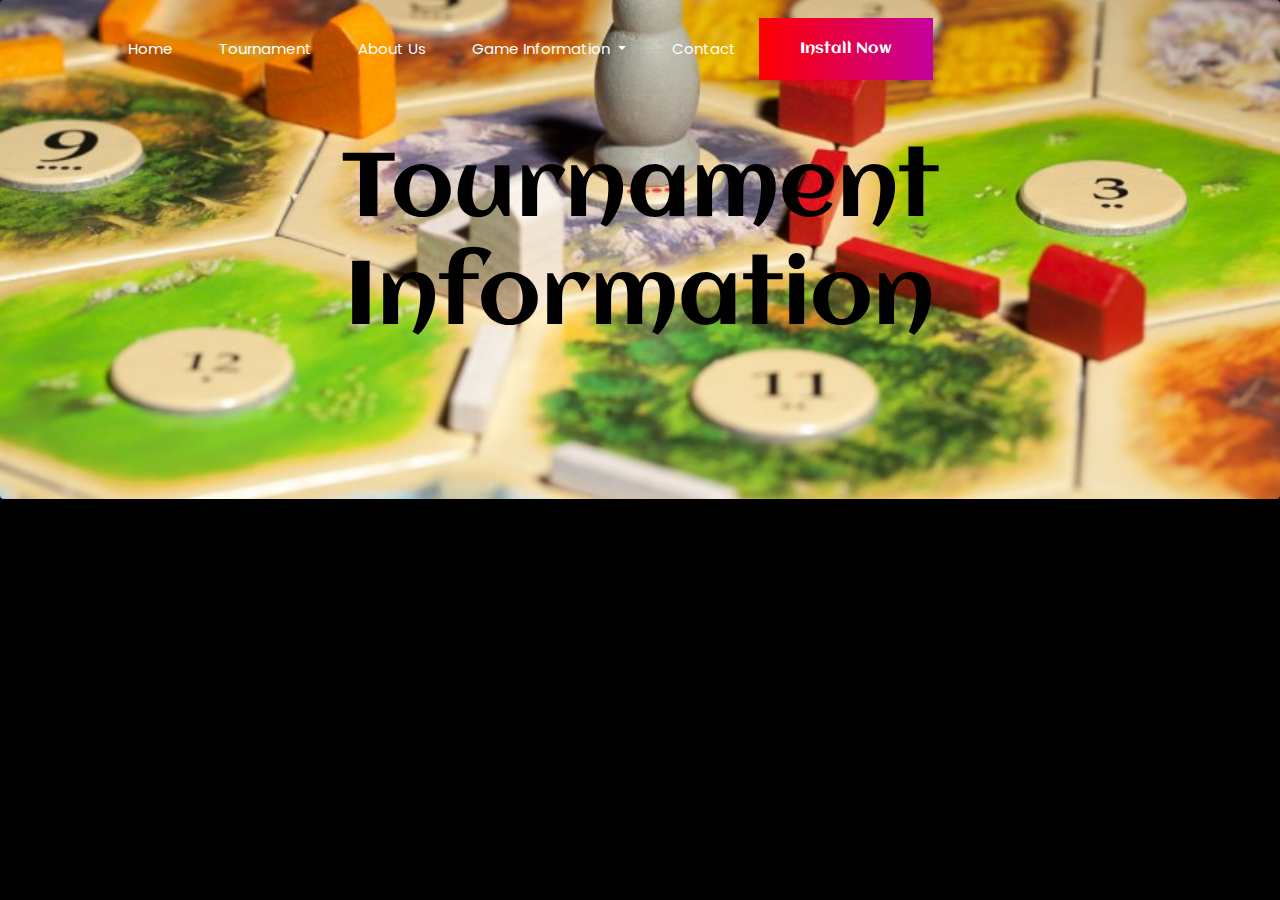
<file: tutorial.html>
<!doctype html>
<html lang="zxx">

<head>
    <!-- Required meta tags -->
    <meta charset="utf-8">
    <meta name="viewport" content="width=device-width, initial-scale=1, shrink-to-fit=no">
    <title>Settler of Catan</title>
    <link rel="icon" href="img/favicon.png">
    <!-- Bootstrap CSS -->
    <link rel="stylesheet" href="css/bootstrap.min.css">
    <!-- animate CSS -->
    <link rel="stylesheet" href="css/animate.css">
    <!-- owl carousel CSS -->
    <link rel="stylesheet" href="css/owl.carousel.min.css">
    <!-- font awesome CSS -->
    <link rel="stylesheet" href="css/all.css">
    <!-- flaticon CSS -->
    <link rel="stylesheet" href="css/flaticon.css">
    <link rel="stylesheet" href="css/themify-icons.css">
    <!-- font awesome CSS -->
    <link rel="stylesheet" href="css/magnific-popup.css">
    <!-- swiper CSS -->
    <link rel="stylesheet" href="css/slick.css">
    <!-- style CSS -->
    <link rel="stylesheet" href="css/style.css">
</head>

<body>
    <div class="body_bg">
        <!--::header part start::-->
        <header class="main_menu single_page_menu">
            <div class="container">
                <div class="row align-items-center">
                    <div class="col-lg-12">
                        <nav class="navbar navbar-expand-lg navbar-light">
                            <button class="navbar-toggler" type="button" data-toggle="collapse"
                                data-target="#navbarSupportedContent" aria-controls="navbarSupportedContent"
                                aria-expanded="false" aria-label="Toggle navigation">
                                <span class="menu_icon"><i class="fas fa-bars"></i></span>
                            </button>

                            <div class="collapse navbar-collapse main-menu-item" id="navbarSupportedContent">
                                <ul class="navbar-nav">
                                    <li class="nav-item">
                                        <a class="nav-link" href="index.html">Home</a>
                                    </li>
                                    <li class="nav-item">
                                        <a class="nav-link" href="tournament.html">Tournament</a>
                                    </li>
                                    <li class="nav-item">
                                        <a class="nav-link" href="aboutUs.html">About us</a>
                                    </li>
                                    <li class="nav-item dropdown">
                                        <a class="nav-link dropdown-toggle" href="gameRules.html" id="navbarDropdown"
                                            role="button" data-toggle="dropdown" aria-haspopup="true"
                                            aria-expanded="false">
                                            Game Information
                                        </a>
                                        <div class="dropdown-menu" aria-labelledby="navbarDropdown">
                                            <a class="dropdown-item" href="gameInfo.html"> Game Introduction</a>
                                            <a class="dropdown-item" href="gameRules.html">Game Rules</a>
                                        </div>
                                    </li>
                                    
                                    <li class="nav-item">
                                        <a class="nav-link" href="contact.html">Contact</a>
                                    </li>
                                </ul>
                            </div>
                            <a href="#" class="btn_1 d-none d-sm-block">Install Now</a>
                        </nav>
                    </div>
                </div>
            </div>
        </header>

        <section class="breadcrumb breadcrumb_bg">
            <div class="container">
                <div class="row">
                    <div class="col-lg-12">
                        <div class="breadcrumb_iner text-center">
                            <div class="breadcrumb_iner_item">
                                <h2 style="color:black">Tournament Information</h2>
                            </div>
                        </div>
                    </div>
                </div>
            </div>
        </section>

        <p>
            
        </p>

    </div>
</body>
</file>
<file: css/flaticon.css>
/*
  	Flaticon icon font: Flaticon
  	Creation date: 13/06/2019 05:10
  	*/

@font-face {
  font-family: "Flaticon";
  src: url("../fonts/Flaticon.eot");
  src: url("../fonts/Flaticon.eot?#iefix") format("embedded-opentype"),
       url("../fonts/Flaticon.woff2") format("woff2"),
       url("../fonts/Flaticon.woff") format("woff"),
       url("../fonts/Flaticon.ttf") format("truetype"),
       url("../fonts/Flaticon.svg#Flaticon") format("svg");
  font-weight: normal;
  font-style: normal;
}

@media screen and (-webkit-min-device-pixel-ratio:0) {
  @font-face {
    font-family: "Flaticon";
    src: url("./Flaticon.svg#Flaticon") format("svg");
  }
}

[class^="flaticon-"]:before, [class*=" flaticon-"]:before,
[class^="flaticon-"]:after, [class*=" flaticon-"]:after {   
  font-family: Flaticon;
        font-size: 20px;
font-style: normal;
}

.flaticon-right-arrow:before { content: "\f100"; }
</file>
<file: css/themify-icons.css>
@font-face {
	font-family: 'themify';
	src:url('../fonts/themify.eot?-fvbane');
	src:url('../fonts/themify.eot?#iefix-fvbane') format('embedded-opentype'),
		url('../fonts/themify.woff?-fvbane') format('woff'),
		url('../fonts/themify.ttf?-fvbane') format('truetype'),
		url('../fonts/themify.svg?-fvbane#themify') format('svg');
	font-weight: normal;
	font-style: normal;
}

[class^="ti-"], [class*=" ti-"] {
	font-family: 'themify';
	speak: none;
	font-style: normal;
	font-weight: normal;
	font-variant: normal;
	text-transform: none;
	line-height: 1;

	/* Better Font Rendering =========== */
	-webkit-font-smoothing: antialiased;
	-moz-osx-font-smoothing: grayscale;
}

.ti-wand:before {
	content: "\e600";
}
.ti-volume:before {
	content: "\e601";
}
.ti-user:before {
	content: "\e602";
}
.ti-unlock:before {
	content: "\e603";
}
.ti-unlink:before {
	content: "\e604";
}
.ti-trash:before {
	content: "\e605";
}
.ti-thought:before {
	content: "\e606";
}
.ti-target:before {
	content: "\e607";
}
.ti-tag:before {
	content: "\e608";
}
.ti-tablet:before {
	content: "\e609";
}
.ti-star:before {
	content: "\e60a";
}
.ti-spray:before {
	content: "\e60b";
}
.ti-signal:before {
	content: "\e60c";
}
.ti-shopping-cart:before {
	content: "\e60d";
}
.ti-shopping-cart-full:before {
	content: "\e60e";
}
.ti-settings:before {
	content: "\e60f";
}
.ti-search:before {
	content: "\e610";
}
.ti-zoom-in:before {
	content: "\e611";
}
.ti-zoom-out:before {
	content: "\e612";
}
.ti-cut:before {
	content: "\e613";
}
.ti-ruler:before {
	content: "\e614";
}
.ti-ruler-pencil:before {
	content: "\e615";
}
.ti-ruler-alt:before {
	content: "\e616";
}
.ti-bookmark:before {
	content: "\e617";
}
.ti-bookmark-alt:before {
	content: "\e618";
}
.ti-reload:before {
	content: "\e619";
}
.ti-plus:before {
	content: "\e61a";
}
.ti-pin:before {
	content: "\e61b";
}
.ti-pencil:before {
	content: "\e61c";
}
.ti-pencil-alt:before {
	content: "\e61d";
}
.ti-paint-roller:before {
	content: "\e61e";
}
.ti-paint-bucket:before {
	content: "\e61f";
}
.ti-na:before {
	content: "\e620";
}
.ti-mobile:before {
	content: "\e621";
}
.ti-minus:before {
	content: "\e622";
}
.ti-medall:before {
	content: "\e623";
}
.ti-medall-alt:before {
	content: "\e624";
}
.ti-marker:before {
	content: "\e625";
}
.ti-marker-alt:before {
	content: "\e626";
}
.ti-arrow-up:before {
	content: "\e627";
}
.ti-arrow-right:before {
	content: "\e628";
}
.ti-arrow-left:before {
	content: "\e629";
}
.ti-arrow-down:before {
	content: "\e62a";
}
.ti-lock:before {
	content: "\e62b";
}
.ti-location-arrow:before {
	content: "\e62c";
}
.ti-link:before {
	content: "\e62d";
}
.ti-layout:before {
	content: "\e62e";
}
.ti-layers:before {
	content: "\e62f";
}
.ti-layers-alt:before {
	content: "\e630";
}
.ti-key:before {
	content: "\e631";
}
.ti-import:before {
	content: "\e632";
}
.ti-image:before {
	content: "\e633";
}
.ti-heart:before {
	content: "\e634";
}
.ti-heart-broken:before {
	content: "\e635";
}
.ti-hand-stop:before {
	content: "\e636";
}
.ti-hand-open:before {
	content: "\e637";
}
.ti-hand-drag:before {
	content: "\e638";
}
.ti-folder:before {
	content: "\e639";
}
.ti-flag:before {
	content: "\e63a";
}
.ti-flag-alt:before {
	content: "\e63b";
}
.ti-flag-alt-2:before {
	content: "\e63c";
}
.ti-eye:before {
	content: "\e63d";
}
.ti-export:before {
	content: "\e63e";
}
.ti-exchange-vertical:before {
	content: "\e63f";
}
.ti-desktop:before {
	content: "\e640";
}
.ti-cup:before {
	content: "\e641";
}
.ti-crown:before {
	content: "\e642";
}
.ti-comments:before {
	content: "\e643";
}
.ti-comment:before {
	content: "\e644";
}
.ti-comment-alt:before {
	content: "\e645";
}
.ti-close:before {
	content: "\e646";
}
.ti-clip:before {
	content: "\e647";
}
.ti-angle-up:before {
	content: "\e648";
}
.ti-angle-right:before {
	content: "\e649";
}
.ti-angle-left:before {
	content: "\e64a";
}
.ti-angle-down:before {
	content: "\e64b";
}
.ti-check:before {
	content: "\e64c";
}
.ti-check-box:before {
	content: "\e64d";
}
.ti-camera:before {
	content: "\e64e";
}
.ti-announcement:before {
	content: "\e64f";
}
.ti-brush:before {
	content: "\e650";
}
.ti-briefcase:before {
	content: "\e651";
}
.ti-bolt:before {
	content: "\e652";
}
.ti-bolt-alt:before {
	content: "\e653";
}
.ti-blackboard:before {
	content: "\e654";
}
.ti-bag:before {
	content: "\e655";
}
.ti-move:before {
	content: "\e656";
}
.ti-arrows-vertical:before {
	content: "\e657";
}
.ti-arrows-horizontal:before {
	content: "\e658";
}
.ti-fullscreen:before {
	content: "\e659";
}
.ti-arrow-top-right:before {
	content: "\e65a";
}
.ti-arrow-top-left:before {
	content: "\e65b";
}
.ti-arrow-circle-up:before {
	content: "\e65c";
}
.ti-arrow-circle-right:before {
	content: "\e65d";
}
.ti-arrow-circle-left:before {
	content: "\e65e";
}
.ti-arrow-circle-down:before {
	content: "\e65f";
}
.ti-angle-double-up:before {
	content: "\e660";
}
.ti-angle-double-right:before {
	content: "\e661";
}
.ti-angle-double-left:before {
	content: "\e662";
}
.ti-angle-double-down:before {
	content: "\e663";
}
.ti-zip:before {
	content: "\e664";
}
.ti-world:before {
	content: "\e665";
}
.ti-wheelchair:before {
	content: "\e666";
}
.ti-view-list:before {
	content: "\e667";
}
.ti-view-list-alt:before {
	content: "\e668";
}
.ti-view-grid:before {
	content: "\e669";
}
.ti-uppercase:before {
	content: "\e66a";
}
.ti-upload:before {
	content: "\e66b";
}
.ti-underline:before {
	content: "\e66c";
}
.ti-truck:before {
	content: "\e66d";
}
.ti-timer:before {
	content: "\e66e";
}
.ti-ticket:before {
	content: "\e66f";
}
.ti-thumb-up:before {
	content: "\e670";
}
.ti-thumb-down:before {
	content: "\e671";
}
.ti-text:before {
	content: "\e672";
}
.ti-stats-up:before {
	content: "\e673";
}
.ti-stats-down:before {
	content: "\e674";
}
.ti-split-v:before {
	content: "\e675";
}
.ti-split-h:before {
	content: "\e676";
}
.ti-smallcap:before {
	content: "\e677";
}
.ti-shine:before {
	content: "\e678";
}
.ti-shift-right:before {
	content: "\e679";
}
.ti-shift-left:before {
	content: "\e67a";
}
.ti-shield:before {
	content: "\e67b";
}
.ti-notepad:before {
	content: "\e67c";
}
.ti-server:before {
	content: "\e67d";
}
.ti-quote-right:before {
	content: "\e67e";
}
.ti-quote-left:before {
	content: "\e67f";
}
.ti-pulse:before {
	content: "\e680";
}
.ti-printer:before {
	content: "\e681";
}
.ti-power-off:before {
	content: "\e682";
}
.ti-plug:before {
	content: "\e683";
}
.ti-pie-chart:before {
	content: "\e684";
}
.ti-paragraph:before {
	content: "\e685";
}
.ti-panel:before {
	content: "\e686";
}
.ti-package:before {
	content: "\e687";
}
.ti-music:before {
	content: "\e688";
}
.ti-music-alt:before {
	content: "\e689";
}
.ti-mouse:before {
	content: "\e68a";
}
.ti-mouse-alt:before {
	content: "\e68b";
}
.ti-money:before {
	content: "\e68c";
}
.ti-microphone:before {
	content: "\e68d";
}
.ti-menu:before {
	content: "\e68e";
}
.ti-menu-alt:before {
	content: "\e68f";
}
.ti-map:before {
	content: "\e690";
}
.ti-map-alt:before {
	content: "\e691";
}
.ti-loop:before {
	content: "\e692";
}
.ti-location-pin:before {
	content: "\e693";
}
.ti-list:before {
	content: "\e694";
}
.ti-light-bulb:before {
	content: "\e695";
}
.ti-Italic:before {
	content: "\e696";
}
.ti-info:before {
	content: "\e697";
}
.ti-infinite:before {
	content: "\e698";
}
.ti-id-badge:before {
	content: "\e699";
}
.ti-hummer:before {
	content: "\e69a";
}
.ti-home:before {
	content: "\e69b";
}
.ti-help:before {
	content: "\e69c";
}
.ti-headphone:before {
	content: "\e69d";
}
.ti-harddrives:before {
	content: "\e69e";
}
.ti-harddrive:before {
	content: "\e69f";
}
.ti-gift:before {
	content: "\e6a0";
}
.ti-game:before {
	content: "\e6a1";
}
.ti-filter:before {
	content: "\e6a2";
}
.ti-files:before {
	content: "\e6a3";
}
.ti-file:before {
	content: "\e6a4";
}
.ti-eraser:before {
	content: "\e6a5";
}
.ti-envelope:before {
	content: "\e6a6";
}
.ti-download:before {
	content: "\e6a7";
}
.ti-direction:before {
	content: "\e6a8";
}
.ti-direction-alt:before {
	content: "\e6a9";
}
.ti-dashboard:before {
	content: "\e6aa";
}
.ti-control-stop:before {
	content: "\e6ab";
}
.ti-control-shuffle:before {
	content: "\e6ac";
}
.ti-control-play:before {
	content: "\e6ad";
}
.ti-control-pause:before {
	content: "\e6ae";
}
.ti-control-forward:before {
	content: "\e6af";
}
.ti-control-backward:before {
	content: "\e6b0";
}
.ti-cloud:before {
	content: "\e6b1";
}
.ti-cloud-up:before {
	content: "\e6b2";
}
.ti-cloud-down:before {
	content: "\e6b3";
}
.ti-clipboard:before {
	content: "\e6b4";
}
.ti-car:before {
	content: "\e6b5";
}
.ti-calendar:before {
	content: "\e6b6";
}
.ti-book:before {
	content: "\e6b7";
}
.ti-bell:before {
	content: "\e6b8";
}
.ti-basketball:before {
	content: "\e6b9";
}
.ti-bar-chart:before {
	content: "\e6ba";
}
.ti-bar-chart-alt:before {
	content: "\e6bb";
}
.ti-back-right:before {
	content: "\e6bc";
}
.ti-back-left:before {
	content: "\e6bd";
}
.ti-arrows-corner:before {
	content: "\e6be";
}
.ti-archive:before {
	content: "\e6bf";
}
.ti-anchor:before {
	content: "\e6c0";
}
.ti-align-right:before {
	content: "\e6c1";
}
.ti-align-left:before {
	content: "\e6c2";
}
.ti-align-justify:before {
	content: "\e6c3";
}
.ti-align-center:before {
	content: "\e6c4";
}
.ti-alert:before {
	content: "\e6c5";
}
.ti-alarm-clock:before {
	content: "\e6c6";
}
.ti-agenda:before {
	content: "\e6c7";
}
.ti-write:before {
	content: "\e6c8";
}
.ti-window:before {
	content: "\e6c9";
}
.ti-widgetized:before {
	content: "\e6ca";
}
.ti-widget:before {
	content: "\e6cb";
}
.ti-widget-alt:before {
	content: "\e6cc";
}
.ti-wallet:before {
	content: "\e6cd";
}
.ti-video-clapper:before {
	content: "\e6ce";
}
.ti-video-camera:before {
	content: "\e6cf";
}
.ti-vector:before {
	content: "\e6d0";
}
.ti-themify-logo:before {
	content: "\e6d1";
}
.ti-themify-favicon:before {
	content: "\e6d2";
}
.ti-themify-favicon-alt:before {
	content: "\e6d3";
}
.ti-support:before {
	content: "\e6d4";
}
.ti-stamp:before {
	content: "\e6d5";
}
.ti-split-v-alt:before {
	content: "\e6d6";
}
.ti-slice:before {
	content: "\e6d7";
}
.ti-shortcode:before {
	content: "\e6d8";
}
.ti-shift-right-alt:before {
	content: "\e6d9";
}
.ti-shift-left-alt:before {
	content: "\e6da";
}
.ti-ruler-alt-2:before {
	content: "\e6db";
}
.ti-receipt:before {
	content: "\e6dc";
}
.ti-pin2:before {
	content: "\e6dd";
}
.ti-pin-alt:before {
	content: "\e6de";
}
.ti-pencil-alt2:before {
	content: "\e6df";
}
.ti-palette:before {
	content: "\e6e0";
}
.ti-more:before {
	content: "\e6e1";
}
.ti-more-alt:before {
	content: "\e6e2";
}
.ti-microphone-alt:before {
	content: "\e6e3";
}
.ti-magnet:before {
	content: "\e6e4";
}
.ti-line-double:before {
	content: "\e6e5";
}
.ti-line-dotted:before {
	content: "\e6e6";
}
.ti-line-dashed:before {
	content: "\e6e7";
}
.ti-layout-width-full:before {
	content: "\e6e8";
}
.ti-layout-width-default:before {
	content: "\e6e9";
}
.ti-layout-width-default-alt:before {
	content: "\e6ea";
}
.ti-layout-tab:before {
	content: "\e6eb";
}
.ti-layout-tab-window:before {
	content: "\e6ec";
}
.ti-layout-tab-v:before {
	content: "\e6ed";
}
.ti-layout-tab-min:before {
	content: "\e6ee";
}
.ti-layout-slider:before {
	content: "\e6ef";
}
.ti-layout-slider-alt:before {
	content: "\e6f0";
}
.ti-layout-sidebar-right:before {
	content: "\e6f1";
}
.ti-layout-sidebar-none:before {
	content: "\e6f2";
}
.ti-layout-sidebar-left:before {
	content: "\e6f3";
}
.ti-layout-placeholder:before {
	content: "\e6f4";
}
.ti-layout-menu:before {
	content: "\e6f5";
}
.ti-layout-menu-v:before {
	content: "\e6f6";
}
.ti-layout-menu-separated:before {
	content: "\e6f7";
}
.ti-layout-menu-full:before {
	content: "\e6f8";
}
.ti-layout-media-right-alt:before {
	content: "\e6f9";
}
.ti-layout-media-right:before {
	content: "\e6fa";
}
.ti-layout-media-overlay:before {
	content: "\e6fb";
}
.ti-layout-media-overlay-alt:before {
	content: "\e6fc";
}
.ti-layout-media-overlay-alt-2:before {
	content: "\e6fd";
}
.ti-layout-media-left-alt:before {
	content: "\e6fe";
}
.ti-layout-media-left:before {
	content: "\e6ff";
}
.ti-layout-media-center-alt:before {
	content: "\e700";
}
.ti-layout-media-center:before {
	content: "\e701";
}
.ti-layout-list-thumb:before {
	content: "\e702";
}
.ti-layout-list-thumb-alt:before {
	content: "\e703";
}
.ti-layout-list-post:before {
	content: "\e704";
}
.ti-layout-list-large-image:before {
	content: "\e705";
}
.ti-layout-line-solid:before {
	content: "\e706";
}
.ti-layout-grid4:before {
	content: "\e707";
}
.ti-layout-grid3:before {
	content: "\e708";
}
.ti-layout-grid2:before {
	content: "\e709";
}
.ti-layout-grid2-thumb:before {
	content: "\e70a";
}
.ti-layout-cta-right:before {
	content: "\e70b";
}
.ti-layout-cta-left:before {
	content: "\e70c";
}
.ti-layout-cta-center:before {
	content: "\e70d";
}
.ti-layout-cta-btn-right:before {
	content: "\e70e";
}
.ti-layout-cta-btn-left:before {
	content: "\e70f";
}
.ti-layout-column4:before {
	content: "\e710";
}
.ti-layout-column3:before {
	content: "\e711";
}
.ti-layout-column2:before {
	content: "\e712";
}
.ti-layout-accordion-separated:before {
	content: "\e713";
}
.ti-layout-accordion-merged:before {
	content: "\e714";
}
.ti-layout-accordion-list:before {
	content: "\e715";
}
.ti-ink-pen:before {
	content: "\e716";
}
.ti-info-alt:before {
	content: "\e717";
}
.ti-help-alt:before {
	content: "\e718";
}
.ti-headphone-alt:before {
	content: "\e719";
}
.ti-hand-point-up:before {
	content: "\e71a";
}
.ti-hand-point-right:before {
	content: "\e71b";
}
.ti-hand-point-left:before {
	content: "\e71c";
}
.ti-hand-point-down:before {
	content: "\e71d";
}
.ti-gallery:before {
	content: "\e71e";
}
.ti-face-smile:before {
	content: "\e71f";
}
.ti-face-sad:before {
	content: "\e720";
}
.ti-credit-card:before {
	content: "\e721";
}
.ti-control-skip-forward:before {
	content: "\e722";
}
.ti-control-skip-backward:before {
	content: "\e723";
}
.ti-control-record:before {
	content: "\e724";
}
.ti-control-eject:before {
	content: "\e725";
}
.ti-comments-smiley:before {
	content: "\e726";
}
.ti-brush-alt:before {
	content: "\e727";
}
.ti-youtube:before {
	content: "\e728";
}
.ti-vimeo:before {
	content: "\e729";
}
.ti-twitter:before {
	content: "\e72a";
}
.ti-time:before {
	content: "\e72b";
}
.ti-tumblr:before {
	content: "\e72c";
}
.ti-skype:before {
	content: "\e72d";
}
.ti-share:before {
	content: "\e72e";
}
.ti-share-alt:before {
	content: "\e72f";
}
.ti-rocket:before {
	content: "\e730";
}
.ti-pinterest:before {
	content: "\e731";
}
.ti-new-window:before {
	content: "\e732";
}
.ti-microsoft:before {
	content: "\e733";
}
.ti-list-ol:before {
	content: "\e734";
}
.ti-linkedin:before {
	content: "\e735";
}
.ti-layout-sidebar-2:before {
	content: "\e736";
}
.ti-layout-grid4-alt:before {
	content: "\e737";
}
.ti-layout-grid3-alt:before {
	content: "\e738";
}
.ti-layout-grid2-alt:before {
	content: "\e739";
}
.ti-layout-column4-alt:before {
	content: "\e73a";
}
.ti-layout-column3-alt:before {
	content: "\e73b";
}
.ti-layout-column2-alt:before {
	content: "\e73c";
}
.ti-instagram:before {
	content: "\e73d";
}
.ti-google:before {
	content: "\e73e";
}
.ti-github:before {
	content: "\e73f";
}
.ti-flickr:before {
	content: "\e740";
}
.ti-facebook:before {
	content: "\e741";
}
.ti-dropbox:before {
	content: "\e742";
}
.ti-dribbble:before {
	content: "\e743";
}
.ti-apple:before {
	content: "\e744";
}
.ti-android:before {
	content: "\e745";
}
.ti-save:before {
	content: "\e746";
}
.ti-save-alt:before {
	content: "\e747";
}
.ti-yahoo:before {
	content: "\e748";
}
.ti-wordpress:before {
	content: "\e749";
}
.ti-vimeo-alt:before {
	content: "\e74a";
}
.ti-twitter-alt:before {
	content: "\e74b";
}
.ti-tumblr-alt:before {
	content: "\e74c";
}
.ti-trello:before {
	content: "\e74d";
}
.ti-stack-overflow:before {
	content: "\e74e";
}
.ti-soundcloud:before {
	content: "\e74f";
}
.ti-sharethis:before {
	content: "\e750";
}
.ti-sharethis-alt:before {
	content: "\e751";
}
.ti-reddit:before {
	content: "\e752";
}
.ti-pinterest-alt:before {
	content: "\e753";
}
.ti-microsoft-alt:before {
	content: "\e754";
}
.ti-linux:before {
	content: "\e755";
}
.ti-jsfiddle:before {
	content: "\e756";
}
.ti-joomla:before {
	content: "\e757";
}
.ti-html5:before {
	content: "\e758";
}
.ti-flickr-alt:before {
	content: "\e759";
}
.ti-email:before {
	content: "\e75a";
}
.ti-drupal:before {
	content: "\e75b";
}
.ti-dropbox-alt:before {
	content: "\e75c";
}
.ti-css3:before {
	content: "\e75d";
}
.ti-rss:before {
	content: "\e75e";
}
.ti-rss-alt:before {
	content: "\e75f";
}
</file>
<file: css/style.css>
/**************** extend css start ****************/
@import url("https://fonts.googleapis.com/css?family=Aclonica|Poppins:300,400,500,600&display=swap");
/* line 2, ../../01 cl html template/03_jun 2019/186_Gaiming_html/sass/_extends.scss */
.btn_1, .live_stareams .live_stareams_slide .live_stareams_slide_img:after, .Latest_War .Latest_War_text:after, .gallery_part .single_gallery_item .single_gallery_item_iner:after, .footer_part .single_footer_part .mail_part .email_icon {
  background-image: -webkit-gradient(linear, right top, left top, from(#ff0000), color-stop(51%, #c6019a), to(#ff0000));
  background-image: -webkit-linear-gradient(right, #ff0000 0%, #c6019a 51%, #ff0000 100%);
  background-image: -o-linear-gradient(right, #ff0000 0%, #c6019a 51%, #ff0000 100%);
  background-image: linear-gradient(to left, #ff0000 0%, #c6019a 51%, #ff0000 100%);
}

/* line 8, ../../01 cl html template/03_jun 2019/186_Gaiming_html/sass/_extends.scss */
.main_menu .main-menu-item .nav-item a:before {
  background-image: -webkit-gradient(linear, right top, left top, from(#c6019a), to(#ff0000));
  background-image: -webkit-linear-gradient(right, #c6019a 0%, #ff0000 100%);
  background-image: -o-linear-gradient(right, #c6019a 0%, #ff0000 100%);
  background-image: linear-gradient(to left, #c6019a 0%, #ff0000 100%);
}

/* line 14, ../../01 cl html template/03_jun 2019/186_Gaiming_html/sass/_extends.scss */
.cta_part .banner_btn_1:hover, .cta_part .banner_btn_2:hover {
  background-image: -webkit-gradient(linear, right top, left top, from(#57ddff), color-stop(51%, #57ddff), to(#57ddff));
  background-image: -webkit-linear-gradient(right, #57ddff 0%, #57ddff 51%, #57ddff 100%);
  background-image: -o-linear-gradient(right, #57ddff 0%, #57ddff 51%, #57ddff 100%);
  background-image: linear-gradient(to left, #57ddff 0%, #57ddff 51%, #57ddff 100%);
}

/* line 26, ../../01 cl html template/03_jun 2019/186_Gaiming_html/sass/_extends.scss */
.single_page_menu .main-menu-item .nav-item a:before {
  background: -moz-linear-gradient(16deg, #000 0%, #000 100%);
  background: -webkit-linear-gradient(16deg, #000 0%, #000 100%);
  background: -ms-linear-gradient(16deg, #000 0%, #000 100%);
}

/**************** extend css start ****************/
/**************** common css start ****************/
/* line 3, ../../01 cl html template/03_jun 2019/186_Gaiming_html/sass/_common.scss */
body {
  font-family: "Aclonica", sans-serif;
  padding: 0;
  margin: 0;
  font-size: 14px;
}

/* line 9, ../../01 cl html template/03_jun 2019/186_Gaiming_html/sass/_common.scss */
.message_submit_form:focus {
  outline: none;
}

/* line 12, ../../01 cl html template/03_jun 2019/186_Gaiming_html/sass/_common.scss */
input:hover, input:focus {
  outline: none !important;
}

/* line 15, ../../01 cl html template/03_jun 2019/186_Gaiming_html/sass/_common.scss */
.gray_bg {
  background-color: #f7f7f7;
}

/* line 18, ../../01 cl html template/03_jun 2019/186_Gaiming_html/sass/_common.scss */
.section_padding {
  padding: 140px 0px;
}

@media only screen and (min-width: 992px) and (max-width: 1200px) {
  /* line 18, ../../01 cl html template/03_jun 2019/186_Gaiming_html/sass/_common.scss */
  .section_padding {
    padding: 100px 0px;
  }
}

@media only screen and (min-width: 768px) and (max-width: 991px) {
  /* line 18, ../../01 cl html template/03_jun 2019/186_Gaiming_html/sass/_common.scss */
  .section_padding {
    padding: 70px 0px;
  }
}

@media (max-width: 576px) {
  /* line 18, ../../01 cl html template/03_jun 2019/186_Gaiming_html/sass/_common.scss */
  .section_padding {
    padding: 70px 0px;
  }
}

@media only screen and (min-width: 576px) and (max-width: 767px) {
  /* line 18, ../../01 cl html template/03_jun 2019/186_Gaiming_html/sass/_common.scss */
  .section_padding {
    padding: 70px 0px;
  }
}

/* line 33, ../../01 cl html template/03_jun 2019/186_Gaiming_html/sass/_common.scss */
.single_padding_top {
  padding-top: 140px !important;
}

@media only screen and (min-width: 992px) and (max-width: 1200px) {
  /* line 33, ../../01 cl html template/03_jun 2019/186_Gaiming_html/sass/_common.scss */
  .single_padding_top {
    padding-top: 70px !important;
  }
}

@media only screen and (min-width: 768px) and (max-width: 991px) {
  /* line 33, ../../01 cl html template/03_jun 2019/186_Gaiming_html/sass/_common.scss */
  .single_padding_top {
    padding-top: 70px !important;
  }
}

@media (max-width: 576px) {
  /* line 33, ../../01 cl html template/03_jun 2019/186_Gaiming_html/sass/_common.scss */
  .single_padding_top {
    padding-top: 70px !important;
  }
}

@media only screen and (min-width: 576px) and (max-width: 767px) {
  /* line 33, ../../01 cl html template/03_jun 2019/186_Gaiming_html/sass/_common.scss */
  .single_padding_top {
    padding-top: 100px !important;
  }
}

/* line 48, ../../01 cl html template/03_jun 2019/186_Gaiming_html/sass/_common.scss */
.padding_top {
  padding-top: 140px;
}

@media only screen and (min-width: 992px) and (max-width: 1200px) {
  /* line 48, ../../01 cl html template/03_jun 2019/186_Gaiming_html/sass/_common.scss */
  .padding_top {
    padding-top: 100px;
  }
}

@media only screen and (min-width: 768px) and (max-width: 991px) {
  /* line 48, ../../01 cl html template/03_jun 2019/186_Gaiming_html/sass/_common.scss */
  .padding_top {
    padding-top: 70px;
  }
}

@media (max-width: 576px) {
  /* line 48, ../../01 cl html template/03_jun 2019/186_Gaiming_html/sass/_common.scss */
  .padding_top {
    padding-top: 70px;
  }
}

@media only screen and (min-width: 576px) and (max-width: 767px) {
  /* line 48, ../../01 cl html template/03_jun 2019/186_Gaiming_html/sass/_common.scss */
  .padding_top {
    padding-top: 70px;
  }
}

/* line 63, ../../01 cl html template/03_jun 2019/186_Gaiming_html/sass/_common.scss */
.padding_bottom {
  padding-bottom: 140px;
}

@media only screen and (min-width: 992px) and (max-width: 1200px) {
  /* line 63, ../../01 cl html template/03_jun 2019/186_Gaiming_html/sass/_common.scss */
  .padding_bottom {
    padding-bottom: 100px;
  }
}

@media only screen and (min-width: 768px) and (max-width: 991px) {
  /* line 63, ../../01 cl html template/03_jun 2019/186_Gaiming_html/sass/_common.scss */
  .padding_bottom {
    padding-bottom: 70px;
  }
}

@media (max-width: 576px) {
  /* line 63, ../../01 cl html template/03_jun 2019/186_Gaiming_html/sass/_common.scss */
  .padding_bottom {
    padding-bottom: 70px;
  }
}

@media only screen and (min-width: 576px) and (max-width: 767px) {
  /* line 63, ../../01 cl html template/03_jun 2019/186_Gaiming_html/sass/_common.scss */
  .padding_bottom {
    padding-bottom: 70px;
  }
}

/* line 78, ../../01 cl html template/03_jun 2019/186_Gaiming_html/sass/_common.scss */
a {
  text-decoration: none;
  -webkit-transition: 0.5s;
  transition: 0.5s;
}

/* line 81, ../../01 cl html template/03_jun 2019/186_Gaiming_html/sass/_common.scss */
a:hover {
  outline: none;
  text-decoration: none;
}

/* line 87, ../../01 cl html template/03_jun 2019/186_Gaiming_html/sass/_common.scss */
h1, h2, h3, h4, h5, h6 {
  color: #fff;
  font-family: "Aclonica", sans-serif;
}

/* line 91, ../../01 cl html template/03_jun 2019/186_Gaiming_html/sass/_common.scss */
p {
  font-family: "Poppins", sans-serif;
  line-height: 29px;
  font-size: 15px;
  margin-bottom: 0px;
  color: #fff;
  font-weight: 300;
}

/* line 99, ../../01 cl html template/03_jun 2019/186_Gaiming_html/sass/_common.scss */
h2 {
  font-size: 44px;
  line-height: 28px;
  font-weight: 600;
  line-height: 1.222;
}

@media (max-width: 576px) {
  /* line 99, ../../01 cl html template/03_jun 2019/186_Gaiming_html/sass/_common.scss */
  h2 {
    font-size: 22px;
    line-height: 25px;
  }
}

@media only screen and (min-width: 576px) and (max-width: 767px) {
  /* line 99, ../../01 cl html template/03_jun 2019/186_Gaiming_html/sass/_common.scss */
  h2 {
    font-size: 24px;
    line-height: 25px;
  }
}

/* line 115, ../../01 cl html template/03_jun 2019/186_Gaiming_html/sass/_common.scss */
h3 {
  font-size: 24px;
  line-height: 25px;
}

@media (max-width: 576px) {
  /* line 115, ../../01 cl html template/03_jun 2019/186_Gaiming_html/sass/_common.scss */
  h3 {
    font-size: 20px;
  }
}

/* line 124, ../../01 cl html template/03_jun 2019/186_Gaiming_html/sass/_common.scss */
h5 {
  font-size: 18px;
  line-height: 22px;
}

/* line 129, ../../01 cl html template/03_jun 2019/186_Gaiming_html/sass/_common.scss */
img {
  max-width: 100%;
}

/* line 132, ../../01 cl html template/03_jun 2019/186_Gaiming_html/sass/_common.scss */
a:focus, .button:focus, button:focus, .btn:focus {
  text-decoration: none;
  outline: none;
  box-shadow: none;
  -webkit-transition: 1s;
  transition: 1s;
}

/* line 139, ../../01 cl html template/03_jun 2019/186_Gaiming_html/sass/_common.scss */
.section_tittle {
  margin-bottom: 80px;
}

@media (max-width: 991px) {
  /* line 139, ../../01 cl html template/03_jun 2019/186_Gaiming_html/sass/_common.scss */
  .section_tittle {
    margin-bottom: 40px;
  }
}

@media only screen and (min-width: 992px) and (max-width: 1200px) {
  /* line 139, ../../01 cl html template/03_jun 2019/186_Gaiming_html/sass/_common.scss */
  .section_tittle {
    margin-bottom: 50px;
  }
}

/* line 147, ../../01 cl html template/03_jun 2019/186_Gaiming_html/sass/_common.scss */
.section_tittle h2 {
  font-size: 45px;
  color: #fff;
  line-height: 50px;
  font-weight: 500;
  position: relative;
  margin-bottom: 28px;
}

@media (max-width: 576px) {
  /* line 147, ../../01 cl html template/03_jun 2019/186_Gaiming_html/sass/_common.scss */
  .section_tittle h2 {
    font-size: 25px;
    line-height: 35px;
    margin-bottom: 15px;
  }
}

@media only screen and (min-width: 576px) and (max-width: 767px) {
  /* line 147, ../../01 cl html template/03_jun 2019/186_Gaiming_html/sass/_common.scss */
  .section_tittle h2 {
    font-size: 25px;
    line-height: 35px;
    margin-bottom: 15px;
  }
}

@media only screen and (min-width: 768px) and (max-width: 991px) {
  /* line 147, ../../01 cl html template/03_jun 2019/186_Gaiming_html/sass/_common.scss */
  .section_tittle h2 {
    font-size: 30px;
    line-height: 40px;
    margin-bottom: 15px;
  }
}

@media only screen and (min-width: 992px) and (max-width: 1200px) {
  /* line 147, ../../01 cl html template/03_jun 2019/186_Gaiming_html/sass/_common.scss */
  .section_tittle h2 {
    font-size: 35px;
    line-height: 40px;
  }
}

/* line 175, ../../01 cl html template/03_jun 2019/186_Gaiming_html/sass/_common.scss */
.section_tittle p {
  text-transform: capitalize;
  line-height: 30px;
  font-family: "Poppins", sans-serif;
}

@media (max-width: 576px) {
  /* line 175, ../../01 cl html template/03_jun 2019/186_Gaiming_html/sass/_common.scss */
  .section_tittle p {
    margin-bottom: 10px;
  }
}

@media only screen and (min-width: 576px) and (max-width: 767px) {
  /* line 175, ../../01 cl html template/03_jun 2019/186_Gaiming_html/sass/_common.scss */
  .section_tittle p {
    margin-bottom: 10px;
  }
}

@media only screen and (min-width: 768px) and (max-width: 991px) {
  /* line 175, ../../01 cl html template/03_jun 2019/186_Gaiming_html/sass/_common.scss */
  .section_tittle p {
    margin-bottom: 10px;
  }
}

@media only screen and (min-width: 992px) and (max-width: 1200px) {
  /* line 175, ../../01 cl html template/03_jun 2019/186_Gaiming_html/sass/_common.scss */
  .section_tittle p {
    margin-bottom: 10px;
  }
}

/* line 193, ../../01 cl html template/03_jun 2019/186_Gaiming_html/sass/_common.scss */
ul {
  list-style: none;
  margin: 0;
  padding: 0;
}

/* line 198, ../../01 cl html template/03_jun 2019/186_Gaiming_html/sass/_common.scss */
.mb_110 {
  margin-bottom: 110px;
}

@media (max-width: 576px) {
  /* line 198, ../../01 cl html template/03_jun 2019/186_Gaiming_html/sass/_common.scss */
  .mb_110 {
    margin-bottom: 220px;
  }
}

/* line 205, ../../01 cl html template/03_jun 2019/186_Gaiming_html/sass/_common.scss */
.mt_130 {
  margin-top: 130px;
}

@media (max-width: 576px) {
  /* line 205, ../../01 cl html template/03_jun 2019/186_Gaiming_html/sass/_common.scss */
  .mt_130 {
    margin-top: 70px;
  }
}

@media only screen and (min-width: 576px) and (max-width: 767px) {
  /* line 205, ../../01 cl html template/03_jun 2019/186_Gaiming_html/sass/_common.scss */
  .mt_130 {
    margin-top: 70px;
  }
}

@media only screen and (min-width: 768px) and (max-width: 991px) {
  /* line 205, ../../01 cl html template/03_jun 2019/186_Gaiming_html/sass/_common.scss */
  .mt_130 {
    margin-top: 70px;
  }
}

@media only screen and (min-width: 992px) and (max-width: 1200px) {
  /* line 205, ../../01 cl html template/03_jun 2019/186_Gaiming_html/sass/_common.scss */
  .mt_130 {
    margin-top: 70px;
  }
}

/* line 220, ../../01 cl html template/03_jun 2019/186_Gaiming_html/sass/_common.scss */
.mb_130 {
  margin-bottom: 140px;
}

@media (max-width: 991px) {
  /* line 220, ../../01 cl html template/03_jun 2019/186_Gaiming_html/sass/_common.scss */
  .mb_130 {
    margin-bottom: 70px;
  }
}

@media only screen and (min-width: 992px) and (max-width: 1200px) {
  /* line 220, ../../01 cl html template/03_jun 2019/186_Gaiming_html/sass/_common.scss */
  .mb_130 {
    margin-bottom: 100px;
  }
}

/* line 229, ../../01 cl html template/03_jun 2019/186_Gaiming_html/sass/_common.scss */
.padding_less_40 {
  margin-bottom: -50px;
}

/* line 232, ../../01 cl html template/03_jun 2019/186_Gaiming_html/sass/_common.scss */
.z_index {
  z-index: 9 !important;
  position: relative;
}

@media only screen and (min-width: 1200px) and (max-width: 3640px) {
  /* line 238, ../../01 cl html template/03_jun 2019/186_Gaiming_html/sass/_common.scss */
  .container {
    max-width: 1200px;
  }
}

@media (max-width: 1200px) {
  /* line 243, ../../01 cl html template/03_jun 2019/186_Gaiming_html/sass/_common.scss */
  [class*="hero-ani-"] {
    display: none !important;
  }
}

/* line 247, ../../01 cl html template/03_jun 2019/186_Gaiming_html/sass/_common.scss */
.body_bg {
  background-image: url("../img/body_bg.png");
  background-position: center;
  background-repeat: no-repeat;
  background-size: cover;
}

/* line 251, ../../01 cl html template/03_jun 2019/186_Gaiming_html/sass/_common.scss */
.black .footer_top {
  padding: 65px 0 100px !important;
}

@media (max-width: 991px) {
  /* line 251, ../../01 cl html template/03_jun 2019/186_Gaiming_html/sass/_common.scss */
  .black .footer_top {
    padding: 70px 0;
  }
}

@media only screen and (min-width: 992px) and (max-width: 1200px) {
  /* line 251, ../../01 cl html template/03_jun 2019/186_Gaiming_html/sass/_common.scss */
  .black .footer_top {
    padding: 100px 0;
  }
}

/* line 260, ../../01 cl html template/03_jun 2019/186_Gaiming_html/sass/_common.scss */
.black p {
  color: #888888;
}

/* line 263, ../../01 cl html template/03_jun 2019/186_Gaiming_html/sass/_common.scss */
.black h2, .black h3, .black h4, .black h5 {
  color: #2f2d4e;
}

/* line 266, ../../01 cl html template/03_jun 2019/186_Gaiming_html/sass/_common.scss */
.black .copygight_text {
  background-color: #ebebeb !important;
}

/**************** common css end ****************/
/* Main Button Area css
============================================================================================ */
/* line 3, ../../01 cl html template/03_jun 2019/186_Gaiming_html/sass/_button.scss */
.submit_btn {
  width: auto;
  display: inline-block;
  background: #fff;
  padding: 0px 50px;
  color: #fff;
  font-size: 13px;
  font-weight: 500;
  line-height: 50px;
  border-radius: 5px;
  outline: none !important;
  box-shadow: none !important;
  text-align: center;
  border: 1px solid #edeff2;
  cursor: pointer;
  -webkit-transition: 0.5s;
  transition: 0.5s;
}

/* line 19, ../../01 cl html template/03_jun 2019/186_Gaiming_html/sass/_button.scss */
.submit_btn:hover {
  background: transparent;
}

/* line 24, ../../01 cl html template/03_jun 2019/186_Gaiming_html/sass/_button.scss */
.btn_1 {
  display: inline-block;
  padding: 18.5px 40px;
  border-radius: 0;
  font-size: 15px;
  font-family: "Aclonica", sans-serif;
  font-weight: 500;
  color: #fff;
  -o-transition: all .4s ease-in-out;
  -webkit-transition: all .4s ease-in-out;
  transition: all .4s ease-in-out;
  text-transform: capitalize;
  background-size: 200% auto;
  border: 1px solid transparent;
}

/* line 39, ../../01 cl html template/03_jun 2019/186_Gaiming_html/sass/_button.scss */
.btn_1:hover {
  color: #fff !important;
  background-position: right center;
}

@media (max-width: 576px) {
  /* line 24, ../../01 cl html template/03_jun 2019/186_Gaiming_html/sass/_button.scss */
  .btn_1 {
    padding: 10px 30px;
    margin-top: 20px;
  }
}

@media only screen and (min-width: 576px) and (max-width: 767px) {
  /* line 24, ../../01 cl html template/03_jun 2019/186_Gaiming_html/sass/_button.scss */
  .btn_1 {
    padding: 10px 30px;
    margin-top: 20px;
  }
}

@media only screen and (min-width: 768px) and (max-width: 991px) {
  /* line 24, ../../01 cl html template/03_jun 2019/186_Gaiming_html/sass/_button.scss */
  .btn_1 {
    padding: 10px 30px;
    margin-top: 25px;
  }
}

/* line 60, ../../01 cl html template/03_jun 2019/186_Gaiming_html/sass/_button.scss */
.btn_2 {
  display: inline-block;
  padding: 18.5px 40px;
  border-radius: 0;
  background-color: #fff;
  font-size: 15px;
  font-family: "Aclonica", sans-serif;
  font-weight: 500;
  color: #1a1a1a;
  -o-transition: all .4s ease-in-out;
  -webkit-transition: all .4s ease-in-out;
  transition: all .4s ease-in-out;
  text-transform: capitalize;
  border: 1px solid #8f9091;
  background-size: 200% auto;
}

/* line 75, ../../01 cl html template/03_jun 2019/186_Gaiming_html/sass/_button.scss */
.btn_2:hover {
  color: #fff !important;
  border: 1px solid #ff0000;
  background-position: right center;
  background-color: #ff0000;
}

@media (max-width: 576px) {
  /* line 60, ../../01 cl html template/03_jun 2019/186_Gaiming_html/sass/_button.scss */
  .btn_2 {
    padding: 10px 30px;
    margin-top: 20px;
  }
}

@media only screen and (min-width: 576px) and (max-width: 767px) {
  /* line 60, ../../01 cl html template/03_jun 2019/186_Gaiming_html/sass/_button.scss */
  .btn_2 {
    padding: 10px 30px;
    margin-top: 20px;
  }
}

@media only screen and (min-width: 768px) and (max-width: 991px) {
  /* line 60, ../../01 cl html template/03_jun 2019/186_Gaiming_html/sass/_button.scss */
  .btn_2 {
    padding: 10px 30px;
    margin-top: 25px;
  }
}

/* line 97, ../../01 cl html template/03_jun 2019/186_Gaiming_html/sass/_button.scss */
.btn_4 {
  color: #ff0000;
  font-size: 15px;
  font-weight: 700;
  margin-top: 53px;
  display: inline-block;
}

@media (max-width: 991px) {
  /* line 97, ../../01 cl html template/03_jun 2019/186_Gaiming_html/sass/_button.scss */
  .btn_4 {
    margin-top: 30px;
  }
}

/* line 109, ../../01 cl html template/03_jun 2019/186_Gaiming_html/sass/_button.scss */
.btn_4 img {
  width: 20px;
  margin-left: 15px;
}

/*=================== custom button rule start ====================*/
/* line 117, ../../01 cl html template/03_jun 2019/186_Gaiming_html/sass/_button.scss */
.button {
  display: inline-block;
  border: 1px solid transparent;
  font-size: 15px;
  font-weight: 500;
  padding: 12px 54px;
  border-radius: 4px;
  color: #fff;
  border: 1px solid #edeff2;
  text-transform: uppercase;
  background-color: #ff0000;
  cursor: pointer;
  -webkit-transition: 0.5s;
  transition: 0.5s;
}

@media (max-width: 767px) {
  /* line 117, ../../01 cl html template/03_jun 2019/186_Gaiming_html/sass/_button.scss */
  .button {
    font-size: 13px;
    padding: 9px 24px;
  }
}

/* line 136, ../../01 cl html template/03_jun 2019/186_Gaiming_html/sass/_button.scss */
.button:hover {
  color: #fff;
}

/* line 141, ../../01 cl html template/03_jun 2019/186_Gaiming_html/sass/_button.scss */
.button-link {
  letter-spacing: 0;
  color: #3b1d82;
  border: 0;
  padding: 0;
}

/* line 147, ../../01 cl html template/03_jun 2019/186_Gaiming_html/sass/_button.scss */
.button-link:hover {
  background: transparent;
  color: #3b1d82;
}

/* line 153, ../../01 cl html template/03_jun 2019/186_Gaiming_html/sass/_button.scss */
.button-header {
  color: #fff;
  border-color: #edeff2;
}

/* line 157, ../../01 cl html template/03_jun 2019/186_Gaiming_html/sass/_button.scss */
.button-header:hover {
  background: #b8024c;
  color: #fff;
}

/* line 163, ../../01 cl html template/03_jun 2019/186_Gaiming_html/sass/_button.scss */
.button-contactForm {
  color: #fff;
  border-color: #edeff2;
  padding: 12px 25px;
}

/* End Main Button Area css
============================================================================================ */
/* Start Blog Area css
============================================================================================ */
/* line 5, ../../01 cl html template/03_jun 2019/186_Gaiming_html/sass/_blog.scss */
.latest-blog-area .area-heading {
  margin-bottom: 70px;
}

/* line 10, ../../01 cl html template/03_jun 2019/186_Gaiming_html/sass/_blog.scss */
.blog_area a {
  color: #666666 !important;
  text-decoration: none;
  -webkit-transition: 0.5s;
  transition: 0.5s;
}

/* line 14, ../../01 cl html template/03_jun 2019/186_Gaiming_html/sass/_blog.scss */
.blog_area a:hover, .blog_area a :hover {
  color: #ff0000;
}

/* line 18, ../../01 cl html template/03_jun 2019/186_Gaiming_html/sass/_blog.scss */
.blog_area p {
  color: #888888;
}

/* line 21, ../../01 cl html template/03_jun 2019/186_Gaiming_html/sass/_blog.scss */
.blog_area h1, .blog_area h2, .blog_area h3, .blog_area h4, .blog_area h5, .blog_area h6 {
  color: #2f2d4e;
}

/* line 26, ../../01 cl html template/03_jun 2019/186_Gaiming_html/sass/_blog.scss */
.single-blog {
  overflow: hidden;
  margin-bottom: 30px;
}

/* line 30, ../../01 cl html template/03_jun 2019/186_Gaiming_html/sass/_blog.scss */
.single-blog:hover {
  box-shadow: 0px 10px 20px 0px rgba(42, 34, 123, 0.1);
}

/* line 34, ../../01 cl html template/03_jun 2019/186_Gaiming_html/sass/_blog.scss */
.single-blog .thumb {
  overflow: hidden;
  position: relative;
}

/* line 38, ../../01 cl html template/03_jun 2019/186_Gaiming_html/sass/_blog.scss */
.single-blog .thumb:after {
  content: '';
  position: absolute;
  left: 0;
  top: 0;
  width: 100%;
  height: 100%;
  background: #000;
  opacity: 0;
  -webkit-transition: 0.5s;
  transition: 0.5s;
}

/* line 51, ../../01 cl html template/03_jun 2019/186_Gaiming_html/sass/_blog.scss */
.single-blog h4 {
  border-bottom: 1px solid #dfdfdf;
  padding-bottom: 34px;
  margin-bottom: 25px;
}

/* line 58, ../../01 cl html template/03_jun 2019/186_Gaiming_html/sass/_blog.scss */
.single-blog a {
  font-size: 20px;
  font-weight: 600;
}

/* line 68, ../../01 cl html template/03_jun 2019/186_Gaiming_html/sass/_blog.scss */
.single-blog .date {
  color: #888;
  text-align: left;
  display: inline-block;
  font-size: 13px;
  font-weight: 300;
}

/* line 76, ../../01 cl html template/03_jun 2019/186_Gaiming_html/sass/_blog.scss */
.single-blog .tag {
  text-align: left;
  display: inline-block;
  float: left;
  font-size: 13px;
  font-weight: 300;
  margin-right: 22px;
  position: relative;
}

/* line 86, ../../01 cl html template/03_jun 2019/186_Gaiming_html/sass/_blog.scss */
.single-blog .tag:after {
  content: '';
  position: absolute;
  width: 1px;
  height: 10px;
  background: #acacac;
  right: -12px;
  top: 7px;
}

@media (max-width: 1199px) {
  /* line 76, ../../01 cl html template/03_jun 2019/186_Gaiming_html/sass/_blog.scss */
  .single-blog .tag {
    margin-right: 8px;
  }
  /* line 100, ../../01 cl html template/03_jun 2019/186_Gaiming_html/sass/_blog.scss */
  .single-blog .tag:after {
    display: none;
  }
}

/* line 106, ../../01 cl html template/03_jun 2019/186_Gaiming_html/sass/_blog.scss */
.single-blog .likes {
  margin-right: 16px;
}

@media (max-width: 800px) {
  /* line 26, ../../01 cl html template/03_jun 2019/186_Gaiming_html/sass/_blog.scss */
  .single-blog {
    margin-bottom: 30px;
  }
}

/* line 114, ../../01 cl html template/03_jun 2019/186_Gaiming_html/sass/_blog.scss */
.single-blog .single-blog-content {
  padding: 30px;
}

/* line 118, ../../01 cl html template/03_jun 2019/186_Gaiming_html/sass/_blog.scss */
.single-blog .single-blog-content .meta-bottom p {
  font-size: 13px;
  font-weight: 300;
}

/* line 123, ../../01 cl html template/03_jun 2019/186_Gaiming_html/sass/_blog.scss */
.single-blog .single-blog-content .meta-bottom i {
  color: #edeff2;
  font-size: 13px;
  margin-right: 7px;
}

@media (max-width: 1199px) {
  /* line 114, ../../01 cl html template/03_jun 2019/186_Gaiming_html/sass/_blog.scss */
  .single-blog .single-blog-content {
    padding: 15px;
  }
}

/* line 137, ../../01 cl html template/03_jun 2019/186_Gaiming_html/sass/_blog.scss */
.single-blog:hover .thumb:after {
  opacity: .7;
  -webkit-transition: 0.5s;
  transition: 0.5s;
}

@media (max-width: 1199px) {
  /* line 145, ../../01 cl html template/03_jun 2019/186_Gaiming_html/sass/_blog.scss */
  .single-blog h4 {
    transition: all 300ms linear 0s;
    border-bottom: 1px solid #dfdfdf;
    padding-bottom: 14px;
    margin-bottom: 12px;
  }
  /* line 151, ../../01 cl html template/03_jun 2019/186_Gaiming_html/sass/_blog.scss */
  .single-blog h4 a {
    font-size: 18px;
  }
}

/* line 159, ../../01 cl html template/03_jun 2019/186_Gaiming_html/sass/_blog.scss */
.full_image.single-blog {
  position: relative;
}

/* line 162, ../../01 cl html template/03_jun 2019/186_Gaiming_html/sass/_blog.scss */
.full_image.single-blog .single-blog-content {
  position: absolute;
  left: 35px;
  bottom: 0;
  opacity: 0;
  visibility: hidden;
  -webkit-transition: 0.5s;
  transition: 0.5s;
}

@media (min-width: 992px) {
  /* line 162, ../../01 cl html template/03_jun 2019/186_Gaiming_html/sass/_blog.scss */
  .full_image.single-blog .single-blog-content {
    bottom: 100px;
  }
}

/* line 181, ../../01 cl html template/03_jun 2019/186_Gaiming_html/sass/_blog.scss */
.full_image.single-blog h4 {
  -webkit-transition: 0.5s;
  transition: 0.5s;
  border-bottom: none;
  padding-bottom: 5px;
}

/* line 187, ../../01 cl html template/03_jun 2019/186_Gaiming_html/sass/_blog.scss */
.full_image.single-blog a {
  font-size: 20px;
  font-weight: 600;
}

/* line 197, ../../01 cl html template/03_jun 2019/186_Gaiming_html/sass/_blog.scss */
.full_image.single-blog .date {
  color: #fff;
}

/* line 202, ../../01 cl html template/03_jun 2019/186_Gaiming_html/sass/_blog.scss */
.full_image.single-blog:hover .single-blog-content {
  opacity: 1;
  visibility: visible;
  -webkit-transition: 0.5s;
  transition: 0.5s;
}

/* End Blog Area css
============================================================================================ */
/* Latest Blog Area css
============================================================================================ */
/* line 226, ../../01 cl html template/03_jun 2019/186_Gaiming_html/sass/_blog.scss */
.l_blog_item .l_blog_text .date {
  margin-top: 24px;
  margin-bottom: 15px;
}

/* line 230, ../../01 cl html template/03_jun 2019/186_Gaiming_html/sass/_blog.scss */
.l_blog_item .l_blog_text .date a {
  font-size: 12px;
}

/* line 236, ../../01 cl html template/03_jun 2019/186_Gaiming_html/sass/_blog.scss */
.l_blog_item .l_blog_text h4 {
  font-size: 18px;
  border-bottom: 1px solid #eeeeee;
  margin-bottom: 0px;
  padding-bottom: 20px;
  -webkit-transition: 0.5s;
  transition: 0.5s;
}

/* line 249, ../../01 cl html template/03_jun 2019/186_Gaiming_html/sass/_blog.scss */
.l_blog_item .l_blog_text p {
  margin-bottom: 0px;
  padding-top: 20px;
}

/* End Latest Blog Area css
============================================================================================ */
/* Causes Area css
============================================================================================ */
/* line 265, ../../01 cl html template/03_jun 2019/186_Gaiming_html/sass/_blog.scss */
.causes_slider .owl-dots {
  text-align: center;
  margin-top: 80px;
}

/* line 269, ../../01 cl html template/03_jun 2019/186_Gaiming_html/sass/_blog.scss */
.causes_slider .owl-dots .owl-dot {
  height: 14px;
  width: 14px;
  background: #eeeeee;
  display: inline-block;
  margin-right: 7px;
}

/* line 276, ../../01 cl html template/03_jun 2019/186_Gaiming_html/sass/_blog.scss */
.causes_slider .owl-dots .owl-dot:last-child {
  margin-right: 0px;
}

/* line 287, ../../01 cl html template/03_jun 2019/186_Gaiming_html/sass/_blog.scss */
.causes_item {
  background: #fff;
}

/* line 290, ../../01 cl html template/03_jun 2019/186_Gaiming_html/sass/_blog.scss */
.causes_item .causes_img {
  position: relative;
}

/* line 293, ../../01 cl html template/03_jun 2019/186_Gaiming_html/sass/_blog.scss */
.causes_item .causes_img .c_parcent {
  position: absolute;
  bottom: 0px;
  width: 100%;
  left: 0px;
  height: 3px;
  background: rgba(255, 255, 255, 0.5);
}

/* line 301, ../../01 cl html template/03_jun 2019/186_Gaiming_html/sass/_blog.scss */
.causes_item .causes_img .c_parcent span {
  width: 70%;
  height: 3px;
  position: absolute;
  left: 0px;
  bottom: 0px;
}

/* line 309, ../../01 cl html template/03_jun 2019/186_Gaiming_html/sass/_blog.scss */
.causes_item .causes_img .c_parcent span:before {
  content: "75%";
  position: absolute;
  right: -10px;
  bottom: 0px;
  color: #fff;
  padding: 0px 5px;
}

/* line 322, ../../01 cl html template/03_jun 2019/186_Gaiming_html/sass/_blog.scss */
.causes_item .causes_text {
  padding: 30px 35px 40px 30px;
}

/* line 325, ../../01 cl html template/03_jun 2019/186_Gaiming_html/sass/_blog.scss */
.causes_item .causes_text h4 {
  font-size: 18px;
  font-weight: 600;
  margin-bottom: 15px;
  cursor: pointer;
}

/* line 338, ../../01 cl html template/03_jun 2019/186_Gaiming_html/sass/_blog.scss */
.causes_item .causes_text p {
  font-size: 14px;
  line-height: 24px;
  font-weight: 300;
  margin-bottom: 0px;
}

/* line 348, ../../01 cl html template/03_jun 2019/186_Gaiming_html/sass/_blog.scss */
.causes_item .causes_bottom a {
  width: 50%;
  border: 1px solid;
  text-align: center;
  float: left;
  line-height: 50px;
  color: #fff;
  font-size: 14px;
  font-weight: 500;
}

/* line 360, ../../01 cl html template/03_jun 2019/186_Gaiming_html/sass/_blog.scss */
.causes_item .causes_bottom a + a {
  border-color: #eeeeee;
  background: #fff;
  font-size: 14px;
}

/* End Causes Area css
============================================================================================ */
/*================= latest_blog_area css =============*/
/* line 376, ../../01 cl html template/03_jun 2019/186_Gaiming_html/sass/_blog.scss */
.latest_blog_area {
  background: #f9f9ff;
}

/* line 380, ../../01 cl html template/03_jun 2019/186_Gaiming_html/sass/_blog.scss */
.single-recent-blog-post {
  margin-bottom: 30px;
}

/* line 383, ../../01 cl html template/03_jun 2019/186_Gaiming_html/sass/_blog.scss */
.single-recent-blog-post .thumb {
  overflow: hidden;
}

/* line 386, ../../01 cl html template/03_jun 2019/186_Gaiming_html/sass/_blog.scss */
.single-recent-blog-post .thumb img {
  transition: all 0.7s linear;
}

/* line 391, ../../01 cl html template/03_jun 2019/186_Gaiming_html/sass/_blog.scss */
.single-recent-blog-post .details {
  padding-top: 30px;
}

/* line 394, ../../01 cl html template/03_jun 2019/186_Gaiming_html/sass/_blog.scss */
.single-recent-blog-post .details .sec_h4 {
  line-height: 24px;
  padding: 10px 0px 13px;
  transition: all 0.3s linear;
}

/* line 405, ../../01 cl html template/03_jun 2019/186_Gaiming_html/sass/_blog.scss */
.single-recent-blog-post .date {
  font-size: 14px;
  line-height: 24px;
  font-weight: 400;
}

/* line 412, ../../01 cl html template/03_jun 2019/186_Gaiming_html/sass/_blog.scss */
.single-recent-blog-post:hover img {
  transform: scale(1.23) rotate(10deg);
}

/* line 419, ../../01 cl html template/03_jun 2019/186_Gaiming_html/sass/_blog.scss */
.tags .tag_btn {
  font-size: 12px;
  font-weight: 500;
  line-height: 20px;
  border: 1px solid #eeeeee;
  display: inline-block;
  padding: 1px 18px;
  text-align: center;
}

/* line 433, ../../01 cl html template/03_jun 2019/186_Gaiming_html/sass/_blog.scss */
.tags .tag_btn + .tag_btn {
  margin-left: 2px;
}

/*========= blog_categorie_area css ===========*/
/* line 440, ../../01 cl html template/03_jun 2019/186_Gaiming_html/sass/_blog.scss */
.blog_categorie_area {
  padding-top: 30px;
  padding-bottom: 30px;
}

@media (min-width: 900px) {
  /* line 440, ../../01 cl html template/03_jun 2019/186_Gaiming_html/sass/_blog.scss */
  .blog_categorie_area {
    padding-top: 80px;
    padding-bottom: 80px;
  }
}

@media (min-width: 1100px) {
  /* line 440, ../../01 cl html template/03_jun 2019/186_Gaiming_html/sass/_blog.scss */
  .blog_categorie_area {
    padding-top: 120px;
    padding-bottom: 120px;
  }
}

/* line 456, ../../01 cl html template/03_jun 2019/186_Gaiming_html/sass/_blog.scss */
.categories_post {
  position: relative;
  text-align: center;
  cursor: pointer;
}

/* line 461, ../../01 cl html template/03_jun 2019/186_Gaiming_html/sass/_blog.scss */
.categories_post img {
  max-width: 100%;
}

/* line 465, ../../01 cl html template/03_jun 2019/186_Gaiming_html/sass/_blog.scss */
.categories_post .categories_details {
  position: absolute;
  top: 20px;
  left: 20px;
  right: 20px;
  bottom: 20px;
  background: rgba(34, 34, 34, 0.75);
  color: #fff;
  transition: all 0.3s linear;
  display: flex;
  align-items: center;
  justify-content: center;
}

/* line 478, ../../01 cl html template/03_jun 2019/186_Gaiming_html/sass/_blog.scss */
.categories_post .categories_details h5 {
  margin-bottom: 0px;
  font-size: 18px;
  line-height: 26px;
  text-transform: uppercase;
  color: #fff;
  position: relative;
}

/* line 496, ../../01 cl html template/03_jun 2019/186_Gaiming_html/sass/_blog.scss */
.categories_post .categories_details p {
  font-weight: 300;
  font-size: 14px;
  line-height: 26px;
  margin-bottom: 0px;
}

/* line 503, ../../01 cl html template/03_jun 2019/186_Gaiming_html/sass/_blog.scss */
.categories_post .categories_details .border_line {
  margin: 10px 0px;
  background: #fff;
  width: 100%;
  height: 1px;
}

/* line 512, ../../01 cl html template/03_jun 2019/186_Gaiming_html/sass/_blog.scss */
.categories_post:hover .categories_details {
  background: rgba(222, 99, 32, 0.85);
}

/*============ blog_left_sidebar css ==============*/
/* line 527, ../../01 cl html template/03_jun 2019/186_Gaiming_html/sass/_blog.scss */
.blog_item {
  margin-bottom: 50px;
}

/* line 531, ../../01 cl html template/03_jun 2019/186_Gaiming_html/sass/_blog.scss */
.blog_details {
  padding: 30px 0 20px 10px;
  box-shadow: 0px 10px 20px 0px rgba(221, 221, 221, 0.3);
}

@media (min-width: 768px) {
  /* line 531, ../../01 cl html template/03_jun 2019/186_Gaiming_html/sass/_blog.scss */
  .blog_details {
    padding: 60px 30px 35px 35px;
  }
}

/* line 539, ../../01 cl html template/03_jun 2019/186_Gaiming_html/sass/_blog.scss */
.blog_details p {
  margin-bottom: 30px;
}

/* line 543, ../../01 cl html template/03_jun 2019/186_Gaiming_html/sass/_blog.scss */
.blog_details a {
  color: #ff8b23;
}

/* line 546, ../../01 cl html template/03_jun 2019/186_Gaiming_html/sass/_blog.scss */
.blog_details a:hover {
  color: #ff0000 !important;
}

/* line 551, ../../01 cl html template/03_jun 2019/186_Gaiming_html/sass/_blog.scss */
.blog_details h2 {
  font-size: 18px;
  font-weight: 600;
  margin-bottom: 8px;
}

@media (min-width: 768px) {
  /* line 551, ../../01 cl html template/03_jun 2019/186_Gaiming_html/sass/_blog.scss */
  .blog_details h2 {
    font-size: 24px;
    margin-bottom: 15px;
  }
}

/* line 565, ../../01 cl html template/03_jun 2019/186_Gaiming_html/sass/_blog.scss */
.blog-info-link li {
  float: left;
  font-size: 14px;
}

/* line 569, ../../01 cl html template/03_jun 2019/186_Gaiming_html/sass/_blog.scss */
.blog-info-link li a {
  color: #999999;
}

/* line 573, ../../01 cl html template/03_jun 2019/186_Gaiming_html/sass/_blog.scss */
.blog-info-link li i,
.blog-info-link li span {
  font-size: 13px;
  margin-right: 5px;
}

/* line 579, ../../01 cl html template/03_jun 2019/186_Gaiming_html/sass/_blog.scss */
.blog-info-link li::after {
  content: "|";
  padding-left: 10px;
  padding-right: 10px;
}

/* line 585, ../../01 cl html template/03_jun 2019/186_Gaiming_html/sass/_blog.scss */
.blog-info-link li:last-child::after {
  display: none;
}

/* line 590, ../../01 cl html template/03_jun 2019/186_Gaiming_html/sass/_blog.scss */
.blog-info-link::after {
  content: "";
  display: block;
  clear: both;
  display: table;
}

/* line 598, ../../01 cl html template/03_jun 2019/186_Gaiming_html/sass/_blog.scss */
.blog_item_img {
  position: relative;
}

/* line 601, ../../01 cl html template/03_jun 2019/186_Gaiming_html/sass/_blog.scss */
.blog_item_img .blog_item_date {
  position: absolute;
  bottom: -10px;
  left: 10px;
  display: block;
  color: #fff;
  background-color: #ff0000;
  padding: 8px 15px;
  border-radius: 5px;
}

@media (min-width: 768px) {
  /* line 601, ../../01 cl html template/03_jun 2019/186_Gaiming_html/sass/_blog.scss */
  .blog_item_img .blog_item_date {
    bottom: -20px;
    left: 40px;
    padding: 13px 30px;
  }
}

/* line 617, ../../01 cl html template/03_jun 2019/186_Gaiming_html/sass/_blog.scss */
.blog_item_img .blog_item_date h3 {
  font-size: 22px;
  font-weight: 600;
  color: #fff;
  margin-bottom: 0;
  line-height: 1.2;
}

@media (min-width: 768px) {
  /* line 617, ../../01 cl html template/03_jun 2019/186_Gaiming_html/sass/_blog.scss */
  .blog_item_img .blog_item_date h3 {
    font-size: 30px;
  }
}

/* line 629, ../../01 cl html template/03_jun 2019/186_Gaiming_html/sass/_blog.scss */
.blog_item_img .blog_item_date p {
  font-size: 18px;
  margin-bottom: 0;
  color: #fff;
}

@media (min-width: 768px) {
  /* line 629, ../../01 cl html template/03_jun 2019/186_Gaiming_html/sass/_blog.scss */
  .blog_item_img .blog_item_date p {
    font-size: 18px;
  }
}

/* line 649, ../../01 cl html template/03_jun 2019/186_Gaiming_html/sass/_blog.scss */
.blog_right_sidebar .widget_title {
  font-size: 20px;
  margin-bottom: 40px;
}

/* line 654, ../../01 cl html template/03_jun 2019/186_Gaiming_html/sass/_blog.scss */
.blog_right_sidebar .widget_title::after {
  content: "";
  display: block;
  padding-top: 15px;
  border-bottom: 1px solid #f0e9ff;
}

/* line 662, ../../01 cl html template/03_jun 2019/186_Gaiming_html/sass/_blog.scss */
.blog_right_sidebar .single_sidebar_widget {
  background: #fbf9ff;
  padding: 30px;
  margin-bottom: 30px;
}

/* line 671, ../../01 cl html template/03_jun 2019/186_Gaiming_html/sass/_blog.scss */
.blog_right_sidebar .search_widget .form-control {
  height: 50px;
  border-color: #f0e9ff;
  font-size: 13px;
  color: #999999;
  padding-left: 20px;
  border-radius: 0;
  border-right: 0;
}

/* line 680, ../../01 cl html template/03_jun 2019/186_Gaiming_html/sass/_blog.scss */
.blog_right_sidebar .search_widget .form-control::placeholder {
  color: #999999;
}

/* line 684, ../../01 cl html template/03_jun 2019/186_Gaiming_html/sass/_blog.scss */
.blog_right_sidebar .search_widget .form-control:focus {
  border-color: #f0e9ff;
  outline: 0;
  box-shadow: none;
}

/* line 693, ../../01 cl html template/03_jun 2019/186_Gaiming_html/sass/_blog.scss */
.blog_right_sidebar .search_widget .input-group button {
  background: #fff;
  border-left: 0;
  border: 1px solid #f0e9ff;
  padding: 4px 15px;
  border-left: 0;
}

/* line 700, ../../01 cl html template/03_jun 2019/186_Gaiming_html/sass/_blog.scss */
.blog_right_sidebar .search_widget .input-group button i,
.blog_right_sidebar .search_widget .input-group button span {
  font-size: 14px;
  color: #999999;
}

/* line 712, ../../01 cl html template/03_jun 2019/186_Gaiming_html/sass/_blog.scss */
.blog_right_sidebar .newsletter_widget .form-control {
  height: 50px;
  border-color: #f0e9ff;
  font-size: 13px;
  color: #999999;
  padding-left: 20px;
  border-radius: 0;
}

/* line 721, ../../01 cl html template/03_jun 2019/186_Gaiming_html/sass/_blog.scss */
.blog_right_sidebar .newsletter_widget .form-control::placeholder {
  color: #999999;
}

/* line 725, ../../01 cl html template/03_jun 2019/186_Gaiming_html/sass/_blog.scss */
.blog_right_sidebar .newsletter_widget .form-control:focus {
  border-color: #f0e9ff;
  outline: 0;
  box-shadow: none;
}

/* line 734, ../../01 cl html template/03_jun 2019/186_Gaiming_html/sass/_blog.scss */
.blog_right_sidebar .newsletter_widget .input-group button {
  background: #fff;
  border-left: 0;
  border: 1px solid #f0e9ff;
  padding: 4px 15px;
  border-left: 0;
}

/* line 741, ../../01 cl html template/03_jun 2019/186_Gaiming_html/sass/_blog.scss */
.blog_right_sidebar .newsletter_widget .input-group button i,
.blog_right_sidebar .newsletter_widget .input-group button span {
  font-size: 14px;
  color: #999999;
}

/* line 754, ../../01 cl html template/03_jun 2019/186_Gaiming_html/sass/_blog.scss */
.blog_right_sidebar .post_category_widget .cat-list li {
  border-bottom: 1px solid #f0e9ff;
  transition: all 0.3s ease 0s;
  padding-bottom: 12px;
}

/* line 759, ../../01 cl html template/03_jun 2019/186_Gaiming_html/sass/_blog.scss */
.blog_right_sidebar .post_category_widget .cat-list li:last-child {
  border-bottom: 0;
}

/* line 763, ../../01 cl html template/03_jun 2019/186_Gaiming_html/sass/_blog.scss */
.blog_right_sidebar .post_category_widget .cat-list li a {
  font-size: 14px;
  line-height: 20px;
  color: #888888;
}

/* line 768, ../../01 cl html template/03_jun 2019/186_Gaiming_html/sass/_blog.scss */
.blog_right_sidebar .post_category_widget .cat-list li a p {
  margin-bottom: 0px;
}

/* line 773, ../../01 cl html template/03_jun 2019/186_Gaiming_html/sass/_blog.scss */
.blog_right_sidebar .post_category_widget .cat-list li + li {
  padding-top: 15px;
}

/* line 790, ../../01 cl html template/03_jun 2019/186_Gaiming_html/sass/_blog.scss */
.blog_right_sidebar .popular_post_widget .post_item .media-body {
  justify-content: center;
  align-self: center;
  padding-left: 20px;
}

/* line 795, ../../01 cl html template/03_jun 2019/186_Gaiming_html/sass/_blog.scss */
.blog_right_sidebar .popular_post_widget .post_item .media-body h3 {
  font-size: 16px;
  line-height: 20px;
  margin-bottom: 6px;
  transition: all 0.3s linear;
}

/* line 806, ../../01 cl html template/03_jun 2019/186_Gaiming_html/sass/_blog.scss */
.blog_right_sidebar .popular_post_widget .post_item .media-body a:hover {
  color: #fff;
}

/* line 812, ../../01 cl html template/03_jun 2019/186_Gaiming_html/sass/_blog.scss */
.blog_right_sidebar .popular_post_widget .post_item .media-body p {
  font-size: 14px;
  line-height: 21px;
  margin-bottom: 0px;
}

/* line 819, ../../01 cl html template/03_jun 2019/186_Gaiming_html/sass/_blog.scss */
.blog_right_sidebar .popular_post_widget .post_item + .post_item {
  margin-top: 20px;
}

/* line 827, ../../01 cl html template/03_jun 2019/186_Gaiming_html/sass/_blog.scss */
.blog_right_sidebar .tag_cloud_widget ul li {
  display: inline-block;
}

/* line 830, ../../01 cl html template/03_jun 2019/186_Gaiming_html/sass/_blog.scss */
.blog_right_sidebar .tag_cloud_widget ul li a {
  display: inline-block;
  border: 1px solid #eeeeee;
  background: #fff;
  padding: 4px 20px;
  margin-bottom: 8px;
  margin-right: 3px;
  transition: all 0.3s ease 0s;
  color: #888888;
  font-size: 13px;
}

/* line 841, ../../01 cl html template/03_jun 2019/186_Gaiming_html/sass/_blog.scss */
.blog_right_sidebar .tag_cloud_widget ul li a:hover {
  background: #ff0000;
  color: #fff !important;
  -webkit-text-fill-color: #fff;
  text-decoration: none;
  -webkit-transition: 0.5s;
  transition: 0.5s;
}

/* line 856, ../../01 cl html template/03_jun 2019/186_Gaiming_html/sass/_blog.scss */
.blog_right_sidebar .instagram_feeds .instagram_row {
  display: flex;
  margin-right: -6px;
  margin-left: -6px;
}

/* line 862, ../../01 cl html template/03_jun 2019/186_Gaiming_html/sass/_blog.scss */
.blog_right_sidebar .instagram_feeds .instagram_row li {
  width: 33.33%;
  float: left;
  padding-right: 6px;
  padding-left: 6px;
  margin-bottom: 15px;
}

/* line 962, ../../01 cl html template/03_jun 2019/186_Gaiming_html/sass/_blog.scss */
.blog_right_sidebar .br {
  width: 100%;
  height: 1px;
  background: #eeeeee;
  margin: 30px 0px;
}

/* line 983, ../../01 cl html template/03_jun 2019/186_Gaiming_html/sass/_blog.scss */
.blog-pagination {
  margin-top: 80px;
}

/* line 987, ../../01 cl html template/03_jun 2019/186_Gaiming_html/sass/_blog.scss */
.blog-pagination .page-link {
  font-size: 14px;
  position: relative;
  display: block;
  padding: 0;
  text-align: center;
  margin-left: -1px;
  line-height: 45px;
  width: 45px;
  height: 45px;
  border-radius: 0 !important;
  color: #8a8a8a;
  border: 1px solid #f0e9ff;
  margin-right: 10px;
}

/* line 1004, ../../01 cl html template/03_jun 2019/186_Gaiming_html/sass/_blog.scss */
.blog-pagination .page-link i,
.blog-pagination .page-link span {
  font-size: 13px;
}

/* line 1016, ../../01 cl html template/03_jun 2019/186_Gaiming_html/sass/_blog.scss */
.blog-pagination .page-item.active .page-link {
  background-color: #fbf9ff;
  border-color: #f0e9ff;
  color: #888888;
}

/* line 1023, ../../01 cl html template/03_jun 2019/186_Gaiming_html/sass/_blog.scss */
.blog-pagination .page-item:last-child .page-link {
  margin-right: 0;
}

/*============ Start Blog Single Styles  =============*/
/* line 1048, ../../01 cl html template/03_jun 2019/186_Gaiming_html/sass/_blog.scss */
.single-post-area .blog_details {
  box-shadow: none;
  padding: 0;
}

/* line 1053, ../../01 cl html template/03_jun 2019/186_Gaiming_html/sass/_blog.scss */
.single-post-area .social-links {
  padding-top: 10px;
}

/* line 1056, ../../01 cl html template/03_jun 2019/186_Gaiming_html/sass/_blog.scss */
.single-post-area .social-links li {
  display: inline-block;
  margin-bottom: 10px;
}

/* line 1060, ../../01 cl html template/03_jun 2019/186_Gaiming_html/sass/_blog.scss */
.single-post-area .social-links li a {
  color: #cccccc;
  padding: 7px;
  font-size: 14px;
  transition: all 0.2s linear;
}

/* line 1073, ../../01 cl html template/03_jun 2019/186_Gaiming_html/sass/_blog.scss */
.single-post-area .blog_details {
  padding-top: 26px;
}

/* line 1076, ../../01 cl html template/03_jun 2019/186_Gaiming_html/sass/_blog.scss */
.single-post-area .blog_details p {
  margin-bottom: 20px;
  font-size: 15px;
}

/* line 1086, ../../01 cl html template/03_jun 2019/186_Gaiming_html/sass/_blog.scss */
.single-post-area .quote-wrapper {
  background: rgba(130, 139, 178, 0.1);
  padding: 15px;
  line-height: 1.733;
  color: #888888;
  font-style: italic;
  margin-top: 25px;
  margin-bottom: 25px;
}

@media (min-width: 768px) {
  /* line 1086, ../../01 cl html template/03_jun 2019/186_Gaiming_html/sass/_blog.scss */
  .single-post-area .quote-wrapper {
    padding: 30px;
  }
}

/* line 1100, ../../01 cl html template/03_jun 2019/186_Gaiming_html/sass/_blog.scss */
.single-post-area .quotes {
  background: #fff;
  padding: 15px 15px 15px 20px;
  border-left: 2px solid;
}

@media (min-width: 768px) {
  /* line 1100, ../../01 cl html template/03_jun 2019/186_Gaiming_html/sass/_blog.scss */
  .single-post-area .quotes {
    padding: 25px 25px 25px 30px;
  }
}

/* line 1110, ../../01 cl html template/03_jun 2019/186_Gaiming_html/sass/_blog.scss */
.single-post-area .arrow {
  position: absolute;
}

/* line 1113, ../../01 cl html template/03_jun 2019/186_Gaiming_html/sass/_blog.scss */
.single-post-area .arrow .lnr {
  font-size: 20px;
  font-weight: 600;
}

/* line 1120, ../../01 cl html template/03_jun 2019/186_Gaiming_html/sass/_blog.scss */
.single-post-area .thumb .overlay-bg {
  background: rgba(0, 0, 0, 0.8);
}

/* line 1125, ../../01 cl html template/03_jun 2019/186_Gaiming_html/sass/_blog.scss */
.single-post-area .navigation-top {
  padding-top: 15px;
  border-top: 1px solid #f0e9ff;
}

/* line 1129, ../../01 cl html template/03_jun 2019/186_Gaiming_html/sass/_blog.scss */
.single-post-area .navigation-top p {
  margin-bottom: 0;
}

/* line 1133, ../../01 cl html template/03_jun 2019/186_Gaiming_html/sass/_blog.scss */
.single-post-area .navigation-top .like-info {
  font-size: 14px;
}

/* line 1136, ../../01 cl html template/03_jun 2019/186_Gaiming_html/sass/_blog.scss */
.single-post-area .navigation-top .like-info i,
.single-post-area .navigation-top .like-info span {
  font-size: 16px;
  margin-right: 5px;
}

/* line 1143, ../../01 cl html template/03_jun 2019/186_Gaiming_html/sass/_blog.scss */
.single-post-area .navigation-top .comment-count {
  font-size: 14px;
}

/* line 1146, ../../01 cl html template/03_jun 2019/186_Gaiming_html/sass/_blog.scss */
.single-post-area .navigation-top .comment-count i,
.single-post-area .navigation-top .comment-count span {
  font-size: 16px;
  margin-right: 5px;
}

/* line 1155, ../../01 cl html template/03_jun 2019/186_Gaiming_html/sass/_blog.scss */
.single-post-area .navigation-top .social-icons li {
  display: inline-block;
  margin-right: 15px;
}

/* line 1159, ../../01 cl html template/03_jun 2019/186_Gaiming_html/sass/_blog.scss */
.single-post-area .navigation-top .social-icons li:last-child {
  margin: 0;
}

/* line 1163, ../../01 cl html template/03_jun 2019/186_Gaiming_html/sass/_blog.scss */
.single-post-area .navigation-top .social-icons li i,
.single-post-area .navigation-top .social-icons li span {
  font-size: 14px;
  color: #999999;
}

/* line 1181, ../../01 cl html template/03_jun 2019/186_Gaiming_html/sass/_blog.scss */
.single-post-area .blog-author {
  padding: 40px 30px;
  background: #fbf9ff;
  margin-top: 50px;
}

@media (max-width: 600px) {
  /* line 1181, ../../01 cl html template/03_jun 2019/186_Gaiming_html/sass/_blog.scss */
  .single-post-area .blog-author {
    padding: 20px 8px;
  }
}

/* line 1190, ../../01 cl html template/03_jun 2019/186_Gaiming_html/sass/_blog.scss */
.single-post-area .blog-author img {
  width: 90px;
  height: 90px;
  border-radius: 50%;
  margin-right: 30px;
}

@media (max-width: 600px) {
  /* line 1190, ../../01 cl html template/03_jun 2019/186_Gaiming_html/sass/_blog.scss */
  .single-post-area .blog-author img {
    margin-right: 15px;
    width: 45px;
    height: 45px;
  }
}

/* line 1203, ../../01 cl html template/03_jun 2019/186_Gaiming_html/sass/_blog.scss */
.single-post-area .blog-author a {
  display: inline-block;
}

/* line 1207, ../../01 cl html template/03_jun 2019/186_Gaiming_html/sass/_blog.scss */
.single-post-area .blog-author a:hover {
  color: #ff0000;
}

/* line 1212, ../../01 cl html template/03_jun 2019/186_Gaiming_html/sass/_blog.scss */
.single-post-area .blog-author p {
  margin-bottom: 0;
  font-size: 15px;
}

/* line 1217, ../../01 cl html template/03_jun 2019/186_Gaiming_html/sass/_blog.scss */
.single-post-area .blog-author h4 {
  font-size: 16px;
}

/* line 1224, ../../01 cl html template/03_jun 2019/186_Gaiming_html/sass/_blog.scss */
.single-post-area .navigation-area {
  border-bottom: 1px solid #eee;
  padding-bottom: 30px;
  margin-top: 55px;
}

/* line 1229, ../../01 cl html template/03_jun 2019/186_Gaiming_html/sass/_blog.scss */
.single-post-area .navigation-area p {
  margin-bottom: 0px;
}

/* line 1233, ../../01 cl html template/03_jun 2019/186_Gaiming_html/sass/_blog.scss */
.single-post-area .navigation-area h4 {
  font-size: 18px;
  line-height: 25px;
}

/* line 1239, ../../01 cl html template/03_jun 2019/186_Gaiming_html/sass/_blog.scss */
.single-post-area .navigation-area .nav-left {
  text-align: left;
}

/* line 1242, ../../01 cl html template/03_jun 2019/186_Gaiming_html/sass/_blog.scss */
.single-post-area .navigation-area .nav-left .thumb {
  margin-right: 20px;
  background: #000;
}

/* line 1246, ../../01 cl html template/03_jun 2019/186_Gaiming_html/sass/_blog.scss */
.single-post-area .navigation-area .nav-left .thumb img {
  -webkit-transition: 0.5s;
  transition: 0.5s;
}

/* line 1251, ../../01 cl html template/03_jun 2019/186_Gaiming_html/sass/_blog.scss */
.single-post-area .navigation-area .nav-left .lnr {
  margin-left: 20px;
  opacity: 0;
  -webkit-transition: 0.5s;
  transition: 0.5s;
}

/* line 1258, ../../01 cl html template/03_jun 2019/186_Gaiming_html/sass/_blog.scss */
.single-post-area .navigation-area .nav-left:hover .lnr {
  opacity: 1;
}

/* line 1263, ../../01 cl html template/03_jun 2019/186_Gaiming_html/sass/_blog.scss */
.single-post-area .navigation-area .nav-left:hover .thumb img {
  opacity: .5;
}

@media (max-width: 767px) {
  /* line 1239, ../../01 cl html template/03_jun 2019/186_Gaiming_html/sass/_blog.scss */
  .single-post-area .navigation-area .nav-left {
    margin-bottom: 30px;
  }
}

/* line 1274, ../../01 cl html template/03_jun 2019/186_Gaiming_html/sass/_blog.scss */
.single-post-area .navigation-area .nav-right {
  text-align: right;
}

/* line 1277, ../../01 cl html template/03_jun 2019/186_Gaiming_html/sass/_blog.scss */
.single-post-area .navigation-area .nav-right .thumb {
  margin-left: 20px;
  background: #000;
}

/* line 1281, ../../01 cl html template/03_jun 2019/186_Gaiming_html/sass/_blog.scss */
.single-post-area .navigation-area .nav-right .thumb img {
  -webkit-transition: 0.5s;
  transition: 0.5s;
}

/* line 1286, ../../01 cl html template/03_jun 2019/186_Gaiming_html/sass/_blog.scss */
.single-post-area .navigation-area .nav-right .lnr {
  margin-right: 20px;
  opacity: 0;
  -webkit-transition: 0.5s;
  transition: 0.5s;
}

/* line 1293, ../../01 cl html template/03_jun 2019/186_Gaiming_html/sass/_blog.scss */
.single-post-area .navigation-area .nav-right:hover .lnr {
  opacity: 1;
}

/* line 1298, ../../01 cl html template/03_jun 2019/186_Gaiming_html/sass/_blog.scss */
.single-post-area .navigation-area .nav-right:hover .thumb img {
  opacity: .5;
}

@media (max-width: 991px) {
  /* line 1306, ../../01 cl html template/03_jun 2019/186_Gaiming_html/sass/_blog.scss */
  .single-post-area .sidebar-widgets {
    padding-bottom: 0px;
  }
}

/* line 1313, ../../01 cl html template/03_jun 2019/186_Gaiming_html/sass/_blog.scss */
.comments-area {
  background: transparent;
  border-top: 1px solid #eee;
  padding: 45px 0;
  margin-top: 50px;
}

@media (max-width: 414px) {
  /* line 1313, ../../01 cl html template/03_jun 2019/186_Gaiming_html/sass/_blog.scss */
  .comments-area {
    padding: 50px 8px;
  }
}

/* line 1324, ../../01 cl html template/03_jun 2019/186_Gaiming_html/sass/_blog.scss */
.comments-area h4 {
  margin-bottom: 35px;
  font-size: 18px;
}

/* line 1331, ../../01 cl html template/03_jun 2019/186_Gaiming_html/sass/_blog.scss */
.comments-area h5 {
  font-size: 16px;
  margin-bottom: 0px;
}

/* line 1340, ../../01 cl html template/03_jun 2019/186_Gaiming_html/sass/_blog.scss */
.comments-area .comment-list {
  padding-bottom: 48px;
}

/* line 1343, ../../01 cl html template/03_jun 2019/186_Gaiming_html/sass/_blog.scss */
.comments-area .comment-list:last-child {
  padding-bottom: 0px;
}

/* line 1347, ../../01 cl html template/03_jun 2019/186_Gaiming_html/sass/_blog.scss */
.comments-area .comment-list.left-padding {
  padding-left: 25px;
}

@media (max-width: 413px) {
  /* line 1353, ../../01 cl html template/03_jun 2019/186_Gaiming_html/sass/_blog.scss */
  .comments-area .comment-list .single-comment h5 {
    font-size: 12px;
  }
  /* line 1357, ../../01 cl html template/03_jun 2019/186_Gaiming_html/sass/_blog.scss */
  .comments-area .comment-list .single-comment .date {
    font-size: 11px;
  }
  /* line 1361, ../../01 cl html template/03_jun 2019/186_Gaiming_html/sass/_blog.scss */
  .comments-area .comment-list .single-comment .comment {
    font-size: 10px;
  }
}

/* line 1368, ../../01 cl html template/03_jun 2019/186_Gaiming_html/sass/_blog.scss */
.comments-area .thumb {
  margin-right: 20px;
}

/* line 1371, ../../01 cl html template/03_jun 2019/186_Gaiming_html/sass/_blog.scss */
.comments-area .thumb img {
  width: 70px;
  border-radius: 50%;
}

/* line 1377, ../../01 cl html template/03_jun 2019/186_Gaiming_html/sass/_blog.scss */
.comments-area .date {
  font-size: 14px;
  color: #999999;
  margin-bottom: 0;
  margin-left: 20px;
}

/* line 1384, ../../01 cl html template/03_jun 2019/186_Gaiming_html/sass/_blog.scss */
.comments-area .comment {
  margin-bottom: 10px;
  color: #777777;
  font-size: 15px;
}

/* line 1390, ../../01 cl html template/03_jun 2019/186_Gaiming_html/sass/_blog.scss */
.comments-area .btn-reply {
  background-color: transparent;
  color: #888888;
  padding: 5px 18px;
  font-size: 14px;
  display: block;
  font-weight: 400;
}

/* line 1407, ../../01 cl html template/03_jun 2019/186_Gaiming_html/sass/_blog.scss */
.comment-form {
  border-top: 1px solid #eee;
  padding-top: 45px;
  margin-top: 50px;
  margin-bottom: 20px;
}

/* line 1415, ../../01 cl html template/03_jun 2019/186_Gaiming_html/sass/_blog.scss */
.comment-form .form-group {
  margin-bottom: 30px;
}

/* line 1419, ../../01 cl html template/03_jun 2019/186_Gaiming_html/sass/_blog.scss */
.comment-form h4 {
  margin-bottom: 40px;
  font-size: 18px;
  line-height: 22px;
}

/* line 1427, ../../01 cl html template/03_jun 2019/186_Gaiming_html/sass/_blog.scss */
.comment-form .name {
  padding-left: 0px;
}

@media (max-width: 767px) {
  /* line 1427, ../../01 cl html template/03_jun 2019/186_Gaiming_html/sass/_blog.scss */
  .comment-form .name {
    padding-right: 0px;
    margin-bottom: 1rem;
  }
}

/* line 1436, ../../01 cl html template/03_jun 2019/186_Gaiming_html/sass/_blog.scss */
.comment-form .email {
  padding-right: 0px;
}

@media (max-width: 991px) {
  /* line 1436, ../../01 cl html template/03_jun 2019/186_Gaiming_html/sass/_blog.scss */
  .comment-form .email {
    padding-left: 0px;
  }
}

/* line 1444, ../../01 cl html template/03_jun 2019/186_Gaiming_html/sass/_blog.scss */
.comment-form .form-control {
  border: 1px solid #f0e9ff;
  border-radius: 5px;
  height: 48px;
  padding-left: 18px;
  font-size: 13px;
  background: transparent;
}

/* line 1452, ../../01 cl html template/03_jun 2019/186_Gaiming_html/sass/_blog.scss */
.comment-form .form-control:focus {
  outline: 0;
  box-shadow: none;
}

/* line 1457, ../../01 cl html template/03_jun 2019/186_Gaiming_html/sass/_blog.scss */
.comment-form .form-control::placeholder {
  font-weight: 300;
  color: #999999;
}

/* line 1462, ../../01 cl html template/03_jun 2019/186_Gaiming_html/sass/_blog.scss */
.comment-form .form-control::placeholder {
  color: #777777;
}

/* line 1467, ../../01 cl html template/03_jun 2019/186_Gaiming_html/sass/_blog.scss */
.comment-form textarea {
  padding-top: 18px;
  border-radius: 12px;
  height: 100% !important;
}

/* line 1473, ../../01 cl html template/03_jun 2019/186_Gaiming_html/sass/_blog.scss */
.comment-form ::-webkit-input-placeholder {
  /* Chrome/Opera/Safari */
  font-size: 13px;
  color: #777;
}

/* line 1479, ../../01 cl html template/03_jun 2019/186_Gaiming_html/sass/_blog.scss */
.comment-form ::-moz-placeholder {
  /* Firefox 19+ */
  font-size: 13px;
  color: #777;
}

/* line 1485, ../../01 cl html template/03_jun 2019/186_Gaiming_html/sass/_blog.scss */
.comment-form :-ms-input-placeholder {
  /* IE 10+ */
  font-size: 13px;
  color: #777;
}

/* line 1491, ../../01 cl html template/03_jun 2019/186_Gaiming_html/sass/_blog.scss */
.comment-form :-moz-placeholder {
  /* Firefox 18- */
  font-size: 13px;
  color: #777;
}

/* line 1499, ../../01 cl html template/03_jun 2019/186_Gaiming_html/sass/_blog.scss */
.single_sidebar_widget .btn_1 {
  margin-top: 0px;
  padding: 15px 24px;
}

/*============ End Blog Single Styles  =============*/
/* line 4, ../../01 cl html template/03_jun 2019/186_Gaiming_html/sass/_single_blog.scss */
.single_blog_post .desc a {
  font-size: 16px;
  color: #232b2b !important;
}

/* line 10, ../../01 cl html template/03_jun 2019/186_Gaiming_html/sass/_single_blog.scss */
.single_blog_post .single_blog .single_appartment_content {
  padding: 38px 38px 23px;
  border: 0px solid #edeff2;
  box-shadow: 0px 10px 20px 0px rgba(221, 221, 221, 0.3);
}

/* line 14, ../../01 cl html template/03_jun 2019/186_Gaiming_html/sass/_single_blog.scss */
.single_blog_post .single_blog .single_appartment_content p {
  font-size: 12px;
  text-transform: uppercase;
  margin-bottom: 20px;
}

/* line 18, ../../01 cl html template/03_jun 2019/186_Gaiming_html/sass/_single_blog.scss */
.single_blog_post .single_blog .single_appartment_content p a {
  color: #ff0000;
}

/* line 22, ../../01 cl html template/03_jun 2019/186_Gaiming_html/sass/_single_blog.scss */
.single_blog_post .single_blog .single_appartment_content h4 {
  font-size: 24px;
  font-weight: 600;
  line-height: 1.481;
  margin-bottom: 16px;
}

/* line 28, ../../01 cl html template/03_jun 2019/186_Gaiming_html/sass/_single_blog.scss */
.single_blog_post .single_blog .single_appartment_content h5 {
  font-size: 15px;
  color: #8a8a8a;
  font-weight: 400;
}

/* line 33, ../../01 cl html template/03_jun 2019/186_Gaiming_html/sass/_single_blog.scss */
.single_blog_post .single_blog .single_appartment_content .list-unstyled {
  margin-top: 33px;
}

/* line 35, ../../01 cl html template/03_jun 2019/186_Gaiming_html/sass/_single_blog.scss */
.single_blog_post .single_blog .single_appartment_content .list-unstyled li {
  display: inline;
  margin-right: 17px;
  color: #999999;
}

/* line 39, ../../01 cl html template/03_jun 2019/186_Gaiming_html/sass/_single_blog.scss */
.single_blog_post .single_blog .single_appartment_content .list-unstyled li a {
  margin-right: 8px;
  color: #999999;
}

/**************menu part start*****************/
/* line 2, ../../01 cl html template/03_jun 2019/186_Gaiming_html/sass/_menu.scss */
.main_menu {
  position: absolute;
  left: 0;
  top: 0;
  width: 100%;
  z-index: 999;
}

/* line 9, ../../01 cl html template/03_jun 2019/186_Gaiming_html/sass/_menu.scss */
.main_menu .navbar-brand {
  padding-top: 0rem;
  padding-bottom: 0px;
}

/* line 14, ../../01 cl html template/03_jun 2019/186_Gaiming_html/sass/_menu.scss */
.main_menu .navbar {
  padding: 0px;
}

/* line 18, ../../01 cl html template/03_jun 2019/186_Gaiming_html/sass/_menu.scss */
.main_menu .main-menu-item {
  justify-content: center;
}

/* line 21, ../../01 cl html template/03_jun 2019/186_Gaiming_html/sass/_menu.scss */
.main_menu .main-menu-item ul li .nav-link {
  color: #fff;
  font-size: 15px;
  padding: 43px 23px;
  font-family: "Poppins", sans-serif;
  text-transform: capitalize;
  line-height: 12px;
  font-weight: 400;
}

/* line 29, ../../01 cl html template/03_jun 2019/186_Gaiming_html/sass/_menu.scss */
.main_menu .main-menu-item ul li .nav-link:hover {
  color: #fff;
}

@media only screen and (min-width: 992px) and (max-width: 1200px) {
  /* line 21, ../../01 cl html template/03_jun 2019/186_Gaiming_html/sass/_menu.scss */
  .main_menu .main-menu-item ul li .nav-link {
    padding: 35px 20px;
  }
}

/* line 39, ../../01 cl html template/03_jun 2019/186_Gaiming_html/sass/_menu.scss */
.main_menu .main-menu-item .nav-item a {
  position: relative;
  z-index: 1;
}

/* line 42, ../../01 cl html template/03_jun 2019/186_Gaiming_html/sass/_menu.scss */
.main_menu .main-menu-item .nav-item a:before {
  position: absolute;
  left: 16%;
  top: 49px;
  width: 0%;
  height: 2px;
  content: "";
  -webkit-transition: 0.5s;
  transition: 0.5s;
}

/* line 53, ../../01 cl html template/03_jun 2019/186_Gaiming_html/sass/_menu.scss */
.main_menu .main-menu-item .nav-item a:hover:before {
  width: 67%;
}

/* line 62, ../../01 cl html template/03_jun 2019/186_Gaiming_html/sass/_menu.scss */
.main_menu #search_1 i {
  color: #fff;
}

/* line 69, ../../01 cl html template/03_jun 2019/186_Gaiming_html/sass/_menu.scss */
.main_menu .dropdown-toggle:hover .nav-item .dropdown {
  color: #ff0000 !important;
}

/* line 75, ../../01 cl html template/03_jun 2019/186_Gaiming_html/sass/_menu.scss */
.main_menu #search_input_box {
  position: fixed;
  left: 50%;
  -webkit-transform: translateX(-50%);
  -moz-transform: translateX(-50%);
  -ms-transform: translateX(-50%);
  -o-transform: translateX(-50%);
  transform: translateX(-50%);
  width: 100%;
  max-width: 1140px;
  z-index: 999;
  text-align: center;
  background: #ff0000;
}

/* line 89, ../../01 cl html template/03_jun 2019/186_Gaiming_html/sass/_menu.scss */
.main_menu #search_input_box ::placeholder {
  color: #fff;
}

@media (max-width: 991px) {
  /* line 75, ../../01 cl html template/03_jun 2019/186_Gaiming_html/sass/_menu.scss */
  .main_menu #search_input_box {
    margin-top: 15px;
  }
}

/* line 99, ../../01 cl html template/03_jun 2019/186_Gaiming_html/sass/_menu.scss */
.main_menu #search_input_box .form-control {
  background: transparent;
  border: 0;
  color: #ffffff;
  font-weight: 400;
  font-size: 15px;
  padding: 0;
}

/* line 108, ../../01 cl html template/03_jun 2019/186_Gaiming_html/sass/_menu.scss */
.main_menu #search_input_box .btn {
  width: 0;
  height: 0;
  padding: 0;
  border: 0;
}

/* line 115, ../../01 cl html template/03_jun 2019/186_Gaiming_html/sass/_menu.scss */
.main_menu #search_input_box .ti-close {
  color: #fff;
  font-weight: 600;
  cursor: pointer;
  padding: 10px;
  padding-right: 0;
}

/* line 124, ../../01 cl html template/03_jun 2019/186_Gaiming_html/sass/_menu.scss */
.main_menu .search-inner {
  padding: 5px 5px;
}

/* line 128, ../../01 cl html template/03_jun 2019/186_Gaiming_html/sass/_menu.scss */
.main_menu .form-control:focus {
  box-shadow: none;
}

/* line 132, ../../01 cl html template/03_jun 2019/186_Gaiming_html/sass/_menu.scss */
.main_menu .active_color {
  color: #f5790b !important;
}

/* line 137, ../../01 cl html template/03_jun 2019/186_Gaiming_html/sass/_menu.scss */
.cart {
  margin-left: 20px;
}

/* line 140, ../../01 cl html template/03_jun 2019/186_Gaiming_html/sass/_menu.scss */
.cart .dropdown-toggle::after {
  display: inline-block;
  margin-left: .255em;
  vertical-align: .255em;
  content: "";
  border: 0px solid transparent;
}

/* line 148, ../../01 cl html template/03_jun 2019/186_Gaiming_html/sass/_menu.scss */
.cart i {
  color: #fff;
  position: relative;
  z-index: 1;
  font-size: 15px;
}

/* line 154, ../../01 cl html template/03_jun 2019/186_Gaiming_html/sass/_menu.scss */
.cart i:after {
  position: absolute;
  border-radius: 50%;
  background-color: #f13d80;
  width: 14px;
  height: 14px;
  right: -8px;
  top: -8px;
  content: "5";
  text-align: center;
  line-height: 15px;
  font-size: 10px;
}

/* line 171, ../../01 cl html template/03_jun 2019/186_Gaiming_html/sass/_menu.scss */
.menu_fixed {
  position: fixed;
  z-index: 9999 !important;
  width: 100%;
  box-shadow: 0px 10px 15px rgba(0, 0, 0, 0.05);
  top: 0;
  background-color: #ff0000;
}

/* line 179, ../../01 cl html template/03_jun 2019/186_Gaiming_html/sass/_menu.scss */
.menu_fixed .active_color {
  color: #ff0000 !important;
}

/* line 185, ../../01 cl html template/03_jun 2019/186_Gaiming_html/sass/_menu.scss */
.dropdown .dropdown-menu {
  transition: all 0.5s;
  overflow: hidden;
  transform-origin: top center;
  transform: scale(1, 0);
  display: block;
  border: 0px solid transparent;
  background-color: #ff0000;
}

/* line 194, ../../01 cl html template/03_jun 2019/186_Gaiming_html/sass/_menu.scss */
.dropdown .dropdown-menu .dropdown-item {
  font-size: 14px;
  padding: 8px 20px !important;
  color: #fff !important;
  background-color: #ff0000;
  text-transform: capitalize;
}

/* line 205, ../../01 cl html template/03_jun 2019/186_Gaiming_html/sass/_menu.scss */
.dropdown:hover .dropdown-menu {
  transform: scale(1);
}

@media (max-width: 991px) {
  /* line 214, ../../01 cl html template/03_jun 2019/186_Gaiming_html/sass/_menu.scss */
  .main_menu {
    padding: 26px 0px;
  }
  /* line 218, ../../01 cl html template/03_jun 2019/186_Gaiming_html/sass/_menu.scss */
  .home_menu .main-menu-item {
    padding-left: 0px;
  }
  /* line 222, ../../01 cl html template/03_jun 2019/186_Gaiming_html/sass/_menu.scss */
  .main_menu .main-menu-item {
    text-align: left !important;
  }
  /* line 225, ../../01 cl html template/03_jun 2019/186_Gaiming_html/sass/_menu.scss */
  .main_menu .main-menu-item .nav-item {
    padding: 10px 15px !important;
  }
  /* line 228, ../../01 cl html template/03_jun 2019/186_Gaiming_html/sass/_menu.scss */
  .main_menu .main-menu-item .nav-item .nav-link {
    padding: 5px 15px !important;
    color: #000;
  }
  /* line 235, ../../01 cl html template/03_jun 2019/186_Gaiming_html/sass/_menu.scss */
  .navbar-collapse {
    z-index: 9999 !important;
    position: absolute;
    left: 0;
    top: 50px;
    width: 100%;
    background-color: #fff;
    text-align: center !important;
  }
  /* line 246, ../../01 cl html template/03_jun 2019/186_Gaiming_html/sass/_menu.scss */
  .dropdown .dropdown-menu {
    transform: scale(1, 0);
    display: none;
    margin-top: 10px;
  }
  /* line 253, ../../01 cl html template/03_jun 2019/186_Gaiming_html/sass/_menu.scss */
  .dropdown:hover .dropdown-menu {
    transform: scale(1);
    display: block;
    color: #ff0000;
  }
  /* line 260, ../../01 cl html template/03_jun 2019/186_Gaiming_html/sass/_menu.scss */
  .dropdown .dropdown-item:hover {
    color: #ff0000 !important;
  }
  /* line 265, ../../01 cl html template/03_jun 2019/186_Gaiming_html/sass/_menu.scss */
  .navbar-brand img {
    max-width: 100px;
  }
  /* line 269, ../../01 cl html template/03_jun 2019/186_Gaiming_html/sass/_menu.scss */
  .navbar-light .navbar-toggler {
    border-color: transparent;
  }
  /* line 274, ../../01 cl html template/03_jun 2019/186_Gaiming_html/sass/_menu.scss */
  .menu_icon i {
    color: #fff;
  }
}

@media only screen and (min-width: 576px) and (max-width: 767px) {
  /* line 281, ../../01 cl html template/03_jun 2019/186_Gaiming_html/sass/_menu.scss */
  .navbar-collapse {
    z-index: 9999 !important;
    position: absolute;
    left: 0;
    top: 50px;
    width: 100%;
    background-color: #fff;
    text-align: center !important;
  }
  /* line 291, ../../01 cl html template/03_jun 2019/186_Gaiming_html/sass/_menu.scss */
  .navbar-brand img {
    max-width: 100px;
    margin: 0 auto;
    position: absolute;
    left: 0;
    right: 0;
    display: inline-block;
    top: 10px;
  }
  /* line 301, ../../01 cl html template/03_jun 2019/186_Gaiming_html/sass/_menu.scss */
  .navbar-light .navbar-toggler {
    border-color: transparent;
    position: absolute;
    left: 0;
  }
  /* line 307, ../../01 cl html template/03_jun 2019/186_Gaiming_html/sass/_menu.scss */
  .btn_1 {
    margin-top: 0;
  }
}

@media only screen and (min-width: 768px) and (max-width: 991px) {
  /* line 313, ../../01 cl html template/03_jun 2019/186_Gaiming_html/sass/_menu.scss */
  .navbar-collapse {
    z-index: 9999 !important;
    position: absolute;
    left: 0;
    top: 50px;
    width: 100%;
    background-color: #fff;
    text-align: center !important;
  }
  /* line 323, ../../01 cl html template/03_jun 2019/186_Gaiming_html/sass/_menu.scss */
  .navbar-brand img {
    max-width: 100px;
    margin: 0 auto;
    position: absolute;
    left: 0;
    right: 0;
    display: inline-block;
    top: 10px;
  }
  /* line 333, ../../01 cl html template/03_jun 2019/186_Gaiming_html/sass/_menu.scss */
  .navbar-light .navbar-toggler {
    border-color: transparent;
    position: absolute;
    left: 0;
  }
  /* line 339, ../../01 cl html template/03_jun 2019/186_Gaiming_html/sass/_menu.scss */
  .btn_1 {
    margin-top: 0;
  }
}

/* line 344, ../../01 cl html template/03_jun 2019/186_Gaiming_html/sass/_menu.scss */
.dropdown-menu {
  border: 0px solid rgba(0, 0, 0, 0.15) !important;
  background-color: #fafafa;
}

/* line 350, ../../01 cl html template/03_jun 2019/186_Gaiming_html/sass/_menu.scss */
.dropdown:hover .dropdown-menu {
  display: block;
}

/* line 358, ../../01 cl html template/03_jun 2019/186_Gaiming_html/sass/_menu.scss */
.single_page_menu .main-menu-item .nav-item a {
  position: relative;
  z-index: 1;
}

/* line 361, ../../01 cl html template/03_jun 2019/186_Gaiming_html/sass/_menu.scss */
.single_page_menu .main-menu-item .nav-item a:before {
  position: absolute;
  left: 16%;
  top: 49px;
  width: 0%;
  height: 2px;
  content: "";
  -webkit-transition: 0.5s;
  transition: 0.5s;
}

/* line 372, ../../01 cl html template/03_jun 2019/186_Gaiming_html/sass/_menu.scss */
.single_page_menu .main-menu-item .nav-item a:hover:before {
  width: 67%;
}

/**************** banner part css start ****************/
/* line 2, ../../01 cl html template/03_jun 2019/186_Gaiming_html/sass/_banner.scss */
.banner_part {
  position: relative;
  background-image: url(../img/catan_bg.jfif);
  background-repeat: no-repeat;
  background-size: 400px, 200px;
  background-position: right;
}

/* line 8, ../../01 cl html template/03_jun 2019/186_Gaiming_html/sass/_banner.scss */
.banner_part .banner_text {
  display: table;
  width: 100%;
  height: 1020px;
}

/* line 12, ../../01 cl html template/03_jun 2019/186_Gaiming_html/sass/_banner.scss */
.banner_part .banner_text .banner_text_iner {
  display: table-cell;
  vertical-align: middle;
}

@media (max-width: 991px) {
  /* line 8, ../../01 cl html template/03_jun 2019/186_Gaiming_html/sass/_banner.scss */
  .banner_part .banner_text {
    height: 650px;
  }
}

@media only screen and (min-width: 992px) and (max-width: 1200px) {
  /* line 8, ../../01 cl html template/03_jun 2019/186_Gaiming_html/sass/_banner.scss */
  .banner_part .banner_text {
    height: 650px;
  }
}

/* line 22, ../../01 cl html template/03_jun 2019/186_Gaiming_html/sass/_banner.scss */
.banner_part .banner_text h1 {
  font-size: 60px;
  text-transform: capitalize;
  font-weight: 700;
  margin-bottom: 32px;
  line-height: 70px;
  color: #fff;
}

@media (max-width: 576px) {
  /* line 22, ../../01 cl html template/03_jun 2019/186_Gaiming_html/sass/_banner.scss */
  .banner_part .banner_text h1 {
    font-size: 25px;
    margin-bottom: 15px;
    line-height: 1.3;
  }
}

@media only screen and (min-width: 576px) and (max-width: 767px) {
  /* line 22, ../../01 cl html template/03_jun 2019/186_Gaiming_html/sass/_banner.scss */
  .banner_part .banner_text h1 {
    font-size: 30px;
    margin-bottom: 15px;
    line-height: 1.3;
  }
}

@media only screen and (min-width: 768px) and (max-width: 991px) {
  /* line 22, ../../01 cl html template/03_jun 2019/186_Gaiming_html/sass/_banner.scss */
  .banner_part .banner_text h1 {
    font-size: 40px;
    margin-bottom: 15px;
    line-height: 1.3;
  }
}

@media only screen and (min-width: 992px) and (max-width: 1200px) {
  /* line 22, ../../01 cl html template/03_jun 2019/186_Gaiming_html/sass/_banner.scss */
  .banner_part .banner_text h1 {
    font-size: 40px;
    margin-bottom: 15px;
    line-height: 1.4;
  }
}

/* line 49, ../../01 cl html template/03_jun 2019/186_Gaiming_html/sass/_banner.scss */
.banner_part .banner_text h1 span {
  color: #ff0000;
}

/* line 53, ../../01 cl html template/03_jun 2019/186_Gaiming_html/sass/_banner.scss */
.banner_part .banner_text p {
  font-size: 15px;
  line-height: 1.8;
  font-family: "Poppins", sans-serif;
  color: #fff;
  margin-bottom: 45px;
  padding-right: 140px;
}

@media (max-width: 991px) {
  /* line 53, ../../01 cl html template/03_jun 2019/186_Gaiming_html/sass/_banner.scss */
  .banner_part .banner_text p {
    padding-right: 0;
    margin-bottom: 10px;
  }
}

@media only screen and (min-width: 992px) and (max-width: 1200px) {
  /* line 53, ../../01 cl html template/03_jun 2019/186_Gaiming_html/sass/_banner.scss */
  .banner_part .banner_text p {
    padding-right: 0;
  }
}

@media (max-width: 991px) {
  /* line 68, ../../01 cl html template/03_jun 2019/186_Gaiming_html/sass/_banner.scss */
  .banner_part .banner_text .btn_1 {
    margin-top: 30px;
  }
}

/**************** hero part css end ****************/
/************client css start***************/
/* line 3, ../../01 cl html template/03_jun 2019/186_Gaiming_html/sass/_client_logo.scss */
.client_logo .single_client_logo {
  display: flex;
  align-items: center;
}

/* line 7, ../../01 cl html template/03_jun 2019/186_Gaiming_html/sass/_client_logo.scss */
.client_logo .owl-carousel .owl-item img {
  width: auto;
}

/* line 10, ../../01 cl html template/03_jun 2019/186_Gaiming_html/sass/_client_logo.scss */
.client_logo .single_client_logo {
  height: 150px;
}

/* line 12, ../../01 cl html template/03_jun 2019/186_Gaiming_html/sass/_client_logo.scss */
.client_logo .single_client_logo img {
  margin: 0 auto;
}

/************review_part css start***************/
/* line 2, ../../01 cl html template/03_jun 2019/186_Gaiming_html/sass/_live_stareams.scss */
.live_stareams {
  position: relative;
  z-index: 99;
  background: url(../img/live_stareams_bg.png);
  background-position: center;
  background-repeat: no-repeat;
  background-size: contain;
  padding: 140px 0 190px;
  overflow: hidden;
}

@media (max-width: 991px) {
  /* line 2, ../../01 cl html template/03_jun 2019/186_Gaiming_html/sass/_live_stareams.scss */
  .live_stareams {
    padding: 70px 0 115px 15px;
  }
}

@media only screen and (min-width: 992px) and (max-width: 1200px) {
  /* line 2, ../../01 cl html template/03_jun 2019/186_Gaiming_html/sass/_live_stareams.scss */
  .live_stareams {
    padding: 100px 0 145px 15px;
  }
}

/* line 17, ../../01 cl html template/03_jun 2019/186_Gaiming_html/sass/_live_stareams.scss */
.live_stareams .container-fluid {
  padding-right: 0;
  padding-left: 0;
}

/* line 21, ../../01 cl html template/03_jun 2019/186_Gaiming_html/sass/_live_stareams.scss */
.live_stareams .live_stareams_text {
  margin-bottom: 25px;
}

/* line 23, ../../01 cl html template/03_jun 2019/186_Gaiming_html/sass/_live_stareams.scss */
.live_stareams .live_stareams_text h2 {
  font-size: 45px;
  line-height: 55px;
  margin-bottom: 35px;
  position: relative;
  z-index: 1;
}

@media (max-width: 991px) {
  /* line 23, ../../01 cl html template/03_jun 2019/186_Gaiming_html/sass/_live_stareams.scss */
  .live_stareams .live_stareams_text h2 {
    margin-bottom: 20px;
    font-size: 25px;
    line-height: 30px;
  }
}

@media only screen and (min-width: 768px) and (max-width: 991px) {
  /* line 23, ../../01 cl html template/03_jun 2019/186_Gaiming_html/sass/_live_stareams.scss */
  .live_stareams .live_stareams_text h2 {
    font-size: 30px;
    line-height: 40px;
  }
}

/* line 38, ../../01 cl html template/03_jun 2019/186_Gaiming_html/sass/_live_stareams.scss */
.live_stareams .live_stareams_text h2:after {
  position: absolute;
  content: "";
  left: -26px;
  top: -38px;
  width: 100%;
  height: 100%;
  background-image: url(../img/Shape_text.png);
  background-repeat: no-repeat;
  z-index: 1;
}

/* line 51, ../../01 cl html template/03_jun 2019/186_Gaiming_html/sass/_live_stareams.scss */
.live_stareams .live_stareams_slide {
  margin-left: 15px;
}

@media (max-width: 991px) {
  /* line 51, ../../01 cl html template/03_jun 2019/186_Gaiming_html/sass/_live_stareams.scss */
  .live_stareams .live_stareams_slide {
    margin-left: 0;
  }
}

@media only screen and (min-width: 992px) and (max-width: 1200px) {
  /* line 51, ../../01 cl html template/03_jun 2019/186_Gaiming_html/sass/_live_stareams.scss */
  .live_stareams .live_stareams_slide {
    margin-left: 0;
  }
}

/* line 59, ../../01 cl html template/03_jun 2019/186_Gaiming_html/sass/_live_stareams.scss */
.live_stareams .live_stareams_slide .live_stareams_slide_img {
  position: relative;
  z-index: 1;
  width: 440px;
  height: 440px;
}

/* line 65, ../../01 cl html template/03_jun 2019/186_Gaiming_html/sass/_live_stareams.scss */
.live_stareams .live_stareams_slide .live_stareams_slide_img:after {
  position: absolute;
  content: "";
  left: 0;
  top: 0;
  width: 100%;
  height: 100%;
  background-size: 200% auto;
  opacity: 0;
  z-index: 1;
  -webkit-transition: 0.5s;
  transition: 0.5s;
}

/* line 79, ../../01 cl html template/03_jun 2019/186_Gaiming_html/sass/_live_stareams.scss */
.live_stareams .live_stareams_slide .live_stareams_slide_img img {
  width: 100%;
  height: 100%;
}

/* line 84, ../../01 cl html template/03_jun 2019/186_Gaiming_html/sass/_live_stareams.scss */
.live_stareams .live_stareams_slide .live_stareams_slide_img .video-play-button {
  position: absolute;
  left: 0;
  right: 0;
  margin: 0 auto;
  text-align: center;
  top: 42%;
  z-index: 2;
  opacity: 0;
  visibility: hidden;
  -webkit-transition: 0.5s;
  transition: 0.5s;
}

/* line 96, ../../01 cl html template/03_jun 2019/186_Gaiming_html/sass/_live_stareams.scss */
.live_stareams .live_stareams_slide .live_stareams_slide_img .video-play-button span {
  width: 60px;
  height: 60px;
  line-height: 60px;
  background-color: #fff;
  display: inline-block;
  color: #ff0000;
  border-radius: 50%;
  text-align: center;
  padding-left: 4px;
  font-size: 16px;
}

/* line 111, ../../01 cl html template/03_jun 2019/186_Gaiming_html/sass/_live_stareams.scss */
.live_stareams .live_stareams_slide .live_stareams_slide_img:hover:after {
  opacity: .5;
}

/* line 114, ../../01 cl html template/03_jun 2019/186_Gaiming_html/sass/_live_stareams.scss */
.live_stareams .live_stareams_slide .live_stareams_slide_img:hover .video-play-button {
  opacity: 1;
  visibility: visible;
}

/* line 138, ../../01 cl html template/03_jun 2019/186_Gaiming_html/sass/_live_stareams.scss */
.live_stareams .owl-next, .live_stareams .owl-prev {
  position: absolute;
  margin-top: 20px;
}

/* line 141, ../../01 cl html template/03_jun 2019/186_Gaiming_html/sass/_live_stareams.scss */
.live_stareams .owl-next i, .live_stareams .owl-prev i {
  font-size: 30px;
  color: #fff;
}

/* line 146, ../../01 cl html template/03_jun 2019/186_Gaiming_html/sass/_live_stareams.scss */
.live_stareams .owl-next {
  margin-left: 30px;
}

/* line 3, ../../01 cl html template/03_jun 2019/186_Gaiming_html/sass/_Latest_War.scss */
.Latest_War .Latest_War_text {
  background-image: url("../img/latest_war_img.png");
  background-position: center;
  background-repeat: no-repeat;
  background-size: cover;
  height: 580px;
  position: relative;
  z-index: 1;
  margin-bottom: 40px;
}

@media (max-width: 991px) {
  /* line 3, ../../01 cl html template/03_jun 2019/186_Gaiming_html/sass/_Latest_War.scss */
  .Latest_War .Latest_War_text {
    height: 400px;
    margin-bottom: 0;
  }
}

/* line 16, ../../01 cl html template/03_jun 2019/186_Gaiming_html/sass/_Latest_War.scss */
.Latest_War .Latest_War_text:after {
  position: absolute;
  left: 0;
  top: 0;
  width: 100%;
  height: 100%;
  content: "";
  background-size: 200% auto;
  opacity: 0;
  -webkit-transition: all 0.6s ease 0s;
  -moz-transition: all 0.6s ease 0s;
  -o-transition: all 0.6s ease 0s;
  transition: all 0.6s ease 0s;
}

/* line 28, ../../01 cl html template/03_jun 2019/186_Gaiming_html/sass/_Latest_War.scss */
.Latest_War .Latest_War_text .btn_2 {
  position: absolute;
  left: 0;
  right: 0;
  margin: 0 auto;
  top: 45%;
  text-align: center;
  display: inline-block;
  z-index: 9;
  opacity: 0;
  width: 200px;
  padding: 18.5px 0;
}

/* line 43, ../../01 cl html template/03_jun 2019/186_Gaiming_html/sass/_Latest_War.scss */
.Latest_War .Latest_War_text:hover:after {
  opacity: .7;
}

/* line 47, ../../01 cl html template/03_jun 2019/186_Gaiming_html/sass/_Latest_War.scss */
.Latest_War .Latest_War_text:hover .btn_2 {
  opacity: 1;
  visibility: visible;
  z-index: 99;
}

/* line 54, ../../01 cl html template/03_jun 2019/186_Gaiming_html/sass/_Latest_War.scss */
.Latest_War .Latest_War_bg_1 {
  background-image: url("../img/latest_war_img_1.png");
  background-position: center;
  background-repeat: no-repeat;
  background-size: cover;
}

/* line 57, ../../01 cl html template/03_jun 2019/186_Gaiming_html/sass/_Latest_War.scss */
.Latest_War .single_war_text {
  height: 100%;
}

/* line 60, ../../01 cl html template/03_jun 2019/186_Gaiming_html/sass/_Latest_War.scss */
.Latest_War .single_war_text h4 {
  font-size: 24px;
  line-height: 30px;
  margin-bottom: 16px;
}

/* line 66, ../../01 cl html template/03_jun 2019/186_Gaiming_html/sass/_Latest_War.scss */
.Latest_War .single_war_text p {
  font-size: 16px;
  font-family: "Aclonica", sans-serif;
}

/* line 71, ../../01 cl html template/03_jun 2019/186_Gaiming_html/sass/_Latest_War.scss */
.Latest_War .single_war_text a {
  display: inline-block;
  background: linear-gradient(to right, #ff0000 0%, #c6019a 50%, #ff0000 100%);
  -webkit-background-clip: text;
  -webkit-text-fill-color: transparent;
  background-size: 200% auto;
  -webkit-transition: all 0.6s ease 0s;
  -moz-transition: all 0.6s ease 0s;
  -o-transition: all 0.6s ease 0s;
  transition: all 0.6s ease 0s;
  font-size: 14px;
  text-transform: capitalize;
  margin-top: 8px;
}

/* line 19, ../../01 cl html template/03_jun 2019/186_Gaiming_html/sass/_mixins.scss */
.Latest_War .single_war_text a:hover {
  background-position: center right;
}

/* line 80, ../../01 cl html template/03_jun 2019/186_Gaiming_html/sass/_Latest_War.scss */
.Latest_War .war_text_item {
  margin-top: 25px;
}

@media (max-width: 991px) {
  /* line 83, ../../01 cl html template/03_jun 2019/186_Gaiming_html/sass/_Latest_War.scss */
  .Latest_War .war_text_item img {
    max-width: 50px;
  }
}

/* line 90, ../../01 cl html template/03_jun 2019/186_Gaiming_html/sass/_Latest_War.scss */
.Latest_War .war_text_item h2 {
  font-size: 30px;
}

@media (max-width: 991px) {
  /* line 90, ../../01 cl html template/03_jun 2019/186_Gaiming_html/sass/_Latest_War.scss */
  .Latest_War .war_text_item h2 {
    font-size: 20px;
  }
}

@media only screen and (min-width: 992px) and (max-width: 1200px) {
  /* line 90, ../../01 cl html template/03_jun 2019/186_Gaiming_html/sass/_Latest_War.scss */
  .Latest_War .war_text_item h2 {
    font-size: 20px;
  }
}

/* line 100, ../../01 cl html template/03_jun 2019/186_Gaiming_html/sass/_Latest_War.scss */
.Latest_War .war_text_item span {
  margin: 0 15px;
}

@media (max-width: 991px) {
  /* line 105, ../../01 cl html template/03_jun 2019/186_Gaiming_html/sass/_Latest_War.scss */
  .Latest_War .latest_war_list {
    margin-bottom: 40px;
  }
}

/* line 109, ../../01 cl html template/03_jun 2019/186_Gaiming_html/sass/_Latest_War.scss */
.Latest_War .latest_war_list .war_text_item {
  padding-left: 43px;
}

@media (max-width: 991px) {
  /* line 109, ../../01 cl html template/03_jun 2019/186_Gaiming_html/sass/_Latest_War.scss */
  .Latest_War .latest_war_list .war_text_item {
    padding-left: 0;
  }
}

@media (max-width: 576px) {
  /* line 109, ../../01 cl html template/03_jun 2019/186_Gaiming_html/sass/_Latest_War.scss */
  .Latest_War .latest_war_list .war_text_item {
    padding-left: 0;
    display: block !important;
    text-align: center;
  }
}

/* line 120, ../../01 cl html template/03_jun 2019/186_Gaiming_html/sass/_Latest_War.scss */
.Latest_War .latest_war_list .war_text_item img {
  max-width: 50px;
}

/* line 123, ../../01 cl html template/03_jun 2019/186_Gaiming_html/sass/_Latest_War.scss */
.Latest_War .latest_war_list .war_text_item h2 {
  font-size: 16px;
}

/* line 127, ../../01 cl html template/03_jun 2019/186_Gaiming_html/sass/_Latest_War.scss */
.Latest_War .latest_war_list .war_text_item .war_date p {
  font-size: 17px;
}

/**************** gallery_part css start ****************/
/* line 2, ../../01 cl html template/03_jun 2019/186_Gaiming_html/sass/_gallery_part.scss */
.gallery_part {
  position: relative;
  z-index: 1;
  /* clearfix */
  /* ---- grid-item ---- */
}

/* line 5, ../../01 cl html template/03_jun 2019/186_Gaiming_html/sass/_gallery_part.scss */
.gallery_part .single_gallery_item {
  position: relative;
  width: 100%;
  height: 100%;
  z-index: 1;
  overflow: hidden;
}

/* line 12, ../../01 cl html template/03_jun 2019/186_Gaiming_html/sass/_gallery_part.scss */
.gallery_part .single_gallery_item .single_gallery_item_iner:after {
  position: absolute;
  content: "";
  left: 0;
  top: 0;
  width: 100%;
  height: 100%;
  z-index: -1;
  opacity: 0;
  -webkit-transition: 0.5s;
  transition: 0.5s;
  transform: scale(0.7);
  background-size: 200% auto;
}

/* line 27, ../../01 cl html template/03_jun 2019/186_Gaiming_html/sass/_gallery_part.scss */
.gallery_part .single_gallery_item .single_gallery_item_iner .gallery_item_text {
  position: absolute;
  left: 0;
  right: 0;
  top: 42%;
  z-index: 5;
  visibility: hidden;
  opacity: 0;
  -webkit-transition: 0.5s;
  transition: 0.5s;
  width: 100%;
  overflow: hidden;
  text-align: center;
  margin: 0 auto;
  font-size: 40px;
  color: #fff;
}

/* line 42, ../../01 cl html template/03_jun 2019/186_Gaiming_html/sass/_gallery_part.scss */
.gallery_part .single_gallery_item .single_gallery_item_iner .gallery_item_text h3 {
  color: #fff;
  font-size: 20px;
  position: relative;
  display: block;
  overflow: hidden;
}

/* line 50, ../../01 cl html template/03_jun 2019/186_Gaiming_html/sass/_gallery_part.scss */
.gallery_part .single_gallery_item .single_gallery_item_iner .gallery_item_text p {
  color: #fff;
}

/* line 57, ../../01 cl html template/03_jun 2019/186_Gaiming_html/sass/_gallery_part.scss */
.gallery_part .single_gallery_item:hover .gallery_item_text {
  opacity: 1;
  visibility: visible;
}

/* line 62, ../../01 cl html template/03_jun 2019/186_Gaiming_html/sass/_gallery_part.scss */
.gallery_part .single_gallery_item:hover .single_gallery_item_iner:after {
  opacity: 0.7;
  transform: scale(1);
}

/* line 70, ../../01 cl html template/03_jun 2019/186_Gaiming_html/sass/_gallery_part.scss */
.gallery_part .grid:after {
  content: '';
  display: block;
  clear: both;
}

/* line 78, ../../01 cl html template/03_jun 2019/186_Gaiming_html/sass/_gallery_part.scss */
.gallery_part .grid-sizer,
.gallery_part .grid-item {
  width: 25%;
}

@media (max-width: 576px) {
  /* line 78, ../../01 cl html template/03_jun 2019/186_Gaiming_html/sass/_gallery_part.scss */
  .gallery_part .grid-sizer,
  .gallery_part .grid-item {
    width: 100%;
  }
}

@media only screen and (min-width: 576px) and (max-width: 767px) {
  /* line 78, ../../01 cl html template/03_jun 2019/186_Gaiming_html/sass/_gallery_part.scss */
  .gallery_part .grid-sizer,
  .gallery_part .grid-item {
    width: 50%;
  }
}

@media only screen and (min-width: 768px) and (max-width: 991px) {
  /* line 78, ../../01 cl html template/03_jun 2019/186_Gaiming_html/sass/_gallery_part.scss */
  .gallery_part .grid-sizer,
  .gallery_part .grid-item {
    width: 50%;
  }
}

/* line 98, ../../01 cl html template/03_jun 2019/186_Gaiming_html/sass/_gallery_part.scss */
.gallery_part .grid-item {
  height: 300px;
  float: left;
  border: 5px solid #000;
  border-bottom: 5px solid #000;
}

@media (max-width: 991px) {
  /* line 98, ../../01 cl html template/03_jun 2019/186_Gaiming_html/sass/_gallery_part.scss */
  .gallery_part .grid-item {
    border: 0px solid transparent;
    border-bottom: 0px solid transparent;
  }
}

/* line 108, ../../01 cl html template/03_jun 2019/186_Gaiming_html/sass/_gallery_part.scss */
.gallery_part .grid-item--width-1 {
  width: 50%;
}

@media (max-width: 576px) {
  /* line 108, ../../01 cl html template/03_jun 2019/186_Gaiming_html/sass/_gallery_part.scss */
  .gallery_part .grid-item--width-1 {
    width: 100%;
  }
}

@media only screen and (min-width: 576px) and (max-width: 767px) {
  /* line 108, ../../01 cl html template/03_jun 2019/186_Gaiming_html/sass/_gallery_part.scss */
  .gallery_part .grid-item--width-1 {
    width: 50%;
  }
}

@media only screen and (min-width: 768px) and (max-width: 991px) {
  /* line 108, ../../01 cl html template/03_jun 2019/186_Gaiming_html/sass/_gallery_part.scss */
  .gallery_part .grid-item--width-1 {
    width: 50%;
  }
}

/* line 124, ../../01 cl html template/03_jun 2019/186_Gaiming_html/sass/_gallery_part.scss */
.gallery_part .grid-item--height-1 {
  height: 250px;
}

/* line 127, ../../01 cl html template/03_jun 2019/186_Gaiming_html/sass/_gallery_part.scss */
.gallery_part .grid-item--height-2 {
  height: 350px;
}

@media (max-width: 991px) {
  /* line 131, ../../01 cl html template/03_jun 2019/186_Gaiming_html/sass/_gallery_part.scss */
  .gallery_part .sm_weight {
    width: 100%;
  }
}

/* line 140, ../../01 cl html template/03_jun 2019/186_Gaiming_html/sass/_gallery_part.scss */
.gallery_part .bg_img {
  background-position: center;
  background-repeat: no-repeat;
  background-size: cover;
}

/**************** upcomming war css start ****************/
/* line 2, ../../01 cl html template/03_jun 2019/186_Gaiming_html/sass/_upcomming_war.scss */
.upcomming_war {
  background-image: url(../img/event_bg.png);
  background-size: 90%;
  background-repeat: no-repeat;
  background-position: bottom;
}

/* line 7, ../../01 cl html template/03_jun 2019/186_Gaiming_html/sass/_upcomming_war.scss */
.upcomming_war .upcomming_war_iner {
  height: 725px;
}

@media (max-width: 991px) {
  /* line 7, ../../01 cl html template/03_jun 2019/186_Gaiming_html/sass/_upcomming_war.scss */
  .upcomming_war .upcomming_war_iner {
    height: 350px;
  }
}

@media only screen and (min-width: 992px) and (max-width: 1200px) {
  /* line 7, ../../01 cl html template/03_jun 2019/186_Gaiming_html/sass/_upcomming_war.scss */
  .upcomming_war .upcomming_war_iner {
    height: 450px;
  }
}

/* line 15, ../../01 cl html template/03_jun 2019/186_Gaiming_html/sass/_upcomming_war.scss */
.upcomming_war .upcomming_war_iner h2 {
  margin-bottom: 25px;
}

@media (max-width: 991px) {
  /* line 15, ../../01 cl html template/03_jun 2019/186_Gaiming_html/sass/_upcomming_war.scss */
  .upcomming_war .upcomming_war_iner h2 {
    font-size: 25px;
  }
}

@media only screen and (min-width: 992px) and (max-width: 1200px) {
  /* line 15, ../../01 cl html template/03_jun 2019/186_Gaiming_html/sass/_upcomming_war.scss */
  .upcomming_war .upcomming_war_iner h2 {
    font-size: 29px;
  }
}

/* line 25, ../../01 cl html template/03_jun 2019/186_Gaiming_html/sass/_upcomming_war.scss */
.upcomming_war span {
  display: block;
  font-size: 20px;
  color: white;
}

/* line 30, ../../01 cl html template/03_jun 2019/186_Gaiming_html/sass/_upcomming_war.scss */
.upcomming_war #days {
  font-size: 48px;
  color: #ffffff;
}

/* line 34, ../../01 cl html template/03_jun 2019/186_Gaiming_html/sass/_upcomming_war.scss */
.upcomming_war #hours {
  font-size: 48px;
  color: #fff;
}

/**************** service_part css start ****************/
/* line 2, ../../01 cl html template/03_jun 2019/186_Gaiming_html/sass/_feature_part.scss */
.feature_part {
  position: relative;
  z-index: 1;
}

/* line 5, ../../01 cl html template/03_jun 2019/186_Gaiming_html/sass/_feature_part.scss */
.feature_part .feature_icon_1 {
  position: absolute;
  left: 19%;
  top: 50%;
  z-index: -1;
}

/* line 12, ../../01 cl html template/03_jun 2019/186_Gaiming_html/sass/_feature_part.scss */
.feature_part .feature_icon_2 {
  left: 35%;
  top: 23%;
  position: absolute;
  z-index: -1;
}

/* line 18, ../../01 cl html template/03_jun 2019/186_Gaiming_html/sass/_feature_part.scss */
.feature_part .feature_icon_3 {
  position: absolute;
  left: 48%;
  z-index: -1;
  bottom: 18%;
}

/* line 24, ../../01 cl html template/03_jun 2019/186_Gaiming_html/sass/_feature_part.scss */
.feature_part .feature_icon_4 {
  position: absolute;
  right: 35%;
  top: 7%;
  z-index: -1;
}

@media (max-width: 576px) {
  /* line 30, ../../01 cl html template/03_jun 2019/186_Gaiming_html/sass/_feature_part.scss */
  .feature_part .feature_part_text {
    padding-left: 0;
  }
}

@media only screen and (min-width: 576px) and (max-width: 767px) {
  /* line 30, ../../01 cl html template/03_jun 2019/186_Gaiming_html/sass/_feature_part.scss */
  .feature_part .feature_part_text {
    padding-left: 0;
  }
}

@media only screen and (min-width: 768px) and (max-width: 991px) {
  /* line 30, ../../01 cl html template/03_jun 2019/186_Gaiming_html/sass/_feature_part.scss */
  .feature_part .feature_part_text {
    padding-left: 0;
  }
}

@media only screen and (min-width: 992px) and (max-width: 1200px) {
  /* line 30, ../../01 cl html template/03_jun 2019/186_Gaiming_html/sass/_feature_part.scss */
  .feature_part .feature_part_text {
    padding-left: 0;
  }
}

/* line 47, ../../01 cl html template/03_jun 2019/186_Gaiming_html/sass/_feature_part.scss */
.feature_part .feature_part_text h2 {
  font-size: 45px;
  font-weight: 500;
  line-height: 1.1;
  margin-bottom: 21px;
  position: relative;
  text-transform: capitalize;
}

@media (max-width: 576px) {
  /* line 47, ../../01 cl html template/03_jun 2019/186_Gaiming_html/sass/_feature_part.scss */
  .feature_part .feature_part_text h2 {
    font-size: 25px;
    margin-bottom: 10px;
    line-height: 35px;
    margin-top: 15px;
  }
}

@media only screen and (min-width: 576px) and (max-width: 767px) {
  /* line 47, ../../01 cl html template/03_jun 2019/186_Gaiming_html/sass/_feature_part.scss */
  .feature_part .feature_part_text h2 {
    font-size: 25px;
    margin-bottom: 10px;
    line-height: 35px;
    margin-top: 20px;
  }
}

@media only screen and (min-width: 768px) and (max-width: 991px) {
  /* line 47, ../../01 cl html template/03_jun 2019/186_Gaiming_html/sass/_feature_part.scss */
  .feature_part .feature_part_text h2 {
    font-size: 25px;
    margin-bottom: 10px;
    line-height: 35px;
    margin-top: 20px;
  }
}

@media only screen and (min-width: 992px) and (max-width: 1200px) {
  /* line 47, ../../01 cl html template/03_jun 2019/186_Gaiming_html/sass/_feature_part.scss */
  .feature_part .feature_part_text h2 {
    font-size: 28px;
    margin-bottom: 20px;
    line-height: 40px;
  }
}

/* line 81, ../../01 cl html template/03_jun 2019/186_Gaiming_html/sass/_feature_part.scss */
.feature_part .feature_part_text p {
  margin-bottom: 46px;
}

/* line 84, ../../01 cl html template/03_jun 2019/186_Gaiming_html/sass/_feature_part.scss */
.feature_part .feature_part_text .feature_part_text_iner {
  border-radius: 50px;
  border-top-right-radius: 0;
  border: 1px solid #eeeeee;
  text-align: center;
  padding: 34px 27px 31px;
  -webkit-transition: 0.5s;
  transition: 0.5s;
}

@media (max-width: 991px) {
  /* line 84, ../../01 cl html template/03_jun 2019/186_Gaiming_html/sass/_feature_part.scss */
  .feature_part .feature_part_text .feature_part_text_iner {
    padding: 20px 15px 15px;
    margin-bottom: 15px;
  }
}

/* line 98, ../../01 cl html template/03_jun 2019/186_Gaiming_html/sass/_feature_part.scss */
.feature_part .feature_part_text .feature_part_text_iner:hover {
  border: 1px solid #ff0000;
}

/* line 101, ../../01 cl html template/03_jun 2019/186_Gaiming_html/sass/_feature_part.scss */
.feature_part .feature_part_text .feature_part_text_iner h4 {
  font-size: 40px;
  font-weight: 700;
  font-family: "Aclonica", sans-serif;
}

/* line 106, ../../01 cl html template/03_jun 2019/186_Gaiming_html/sass/_feature_part.scss */
.feature_part .feature_part_text .feature_part_text_iner p {
  margin-bottom: 0;
  font-size: 18px;
  font-weight: 300;
  line-height: 1.667;
}

/* line 115, ../../01 cl html template/03_jun 2019/186_Gaiming_html/sass/_feature_part.scss */
.feature_part .single_feature {
  margin: 0 11px;
}

@media (max-width: 991px) {
  /* line 115, ../../01 cl html template/03_jun 2019/186_Gaiming_html/sass/_feature_part.scss */
  .feature_part .single_feature {
    margin: 0;
  }
}

@media only screen and (min-width: 992px) and (max-width: 1200px) {
  /* line 115, ../../01 cl html template/03_jun 2019/186_Gaiming_html/sass/_feature_part.scss */
  .feature_part .single_feature {
    margin: 0;
  }
}

/* line 124, ../../01 cl html template/03_jun 2019/186_Gaiming_html/sass/_feature_part.scss */
.feature_part .single_feature:nth-child(2) {
  margin-top: 60px;
}

@media (max-width: 991px) {
  /* line 124, ../../01 cl html template/03_jun 2019/186_Gaiming_html/sass/_feature_part.scss */
  .feature_part .single_feature:nth-child(2) {
    margin-top: 30px;
  }
}

@media only screen and (min-width: 992px) and (max-width: 1200px) {
  /* line 124, ../../01 cl html template/03_jun 2019/186_Gaiming_html/sass/_feature_part.scss */
  .feature_part .single_feature:nth-child(2) {
    margin-top: 30px;
  }
}

/* line 135, ../../01 cl html template/03_jun 2019/186_Gaiming_html/sass/_feature_part.scss */
.feature_part .single_feature_part {
  padding: 40px 25px 31px;
  text-align: center;
  border-radius: 5px;
  box-shadow: 0px 3px 81px 0px rgba(216, 216, 216, 0.45);
  background-color: #fff;
  -webkit-transition: 0.6s;
  transition: 0.6s;
}

@media (max-width: 991px) {
  /* line 135, ../../01 cl html template/03_jun 2019/186_Gaiming_html/sass/_feature_part.scss */
  .feature_part .single_feature_part {
    padding: 25px 15px;
    margin-top: 25px;
  }
}

@media only screen and (min-width: 992px) and (max-width: 1200px) {
  /* line 135, ../../01 cl html template/03_jun 2019/186_Gaiming_html/sass/_feature_part.scss */
  .feature_part .single_feature_part {
    margin-top: 25px;
  }
}

/* line 152, ../../01 cl html template/03_jun 2019/186_Gaiming_html/sass/_feature_part.scss */
.feature_part .single_feature_part img {
  margin-bottom: 21px;
  height: 65px;
}

@media (max-width: 991px) {
  /* line 152, ../../01 cl html template/03_jun 2019/186_Gaiming_html/sass/_feature_part.scss */
  .feature_part .single_feature_part img {
    margin-bottom: 21px;
  }
}

/* line 162, ../../01 cl html template/03_jun 2019/186_Gaiming_html/sass/_feature_part.scss */
.feature_part .single_feature_part img i {
  color: #0c2e60;
  font-size: 24px;
  -webkit-transition: 0.6s;
  transition: 0.6s;
}

/* line 168, ../../01 cl html template/03_jun 2019/186_Gaiming_html/sass/_feature_part.scss */
.feature_part .single_feature_part h4 {
  font-weight: 600;
  font-size: 20px;
  margin-bottom: 22px;
}

@media (max-width: 576px) {
  /* line 168, ../../01 cl html template/03_jun 2019/186_Gaiming_html/sass/_feature_part.scss */
  .feature_part .single_feature_part h4 {
    margin-bottom: 15px;
  }
}

@media only screen and (min-width: 576px) and (max-width: 767px) {
  /* line 168, ../../01 cl html template/03_jun 2019/186_Gaiming_html/sass/_feature_part.scss */
  .feature_part .single_feature_part h4 {
    margin-bottom: 15px;
  }
}

@media only screen and (min-width: 768px) and (max-width: 991px) {
  /* line 168, ../../01 cl html template/03_jun 2019/186_Gaiming_html/sass/_feature_part.scss */
  .feature_part .single_feature_part h4 {
    margin-bottom: 15px;
  }
}

/* line 189, ../../01 cl html template/03_jun 2019/186_Gaiming_html/sass/_feature_part.scss */
.feature_part .single_feature_part p {
  color: #7f7f7f;
  line-height: 1.8;
  font-size: 15px;
}

/* line 196, ../../01 cl html template/03_jun 2019/186_Gaiming_html/sass/_feature_part.scss */
.single_feature_padding {
  padding-top: 140px;
}

@media (max-width: 576px) {
  /* line 196, ../../01 cl html template/03_jun 2019/186_Gaiming_html/sass/_feature_part.scss */
  .single_feature_padding {
    padding-top: 70px;
  }
}

@media only screen and (min-width: 576px) and (max-width: 767px) {
  /* line 196, ../../01 cl html template/03_jun 2019/186_Gaiming_html/sass/_feature_part.scss */
  .single_feature_padding {
    padding-top: 70px;
  }
}

@media only screen and (min-width: 768px) and (max-width: 991px) {
  /* line 196, ../../01 cl html template/03_jun 2019/186_Gaiming_html/sass/_feature_part.scss */
  .single_feature_padding {
    padding-top: 70px;
  }
}

@media only screen and (min-width: 992px) and (max-width: 1200px) {
  /* line 196, ../../01 cl html template/03_jun 2019/186_Gaiming_html/sass/_feature_part.scss */
  .single_feature_padding {
    padding-top: 70px;
  }
}

/************about_us css start***************/
/* line 2, ../../01 cl html template/03_jun 2019/186_Gaiming_html/sass/_about_us.scss */
.about_us {
  position: relative;
  z-index: 99;
}

/* line 10, ../../01 cl html template/03_jun 2019/186_Gaiming_html/sass/_about_us.scss */
.about_us .about_us_text h2 {
  font-size: 45px;
  font-weight: 500;
  line-height: 55px;
  margin-bottom: 8px;
  position: relative;
}

@media (max-width: 576px) {
  /* line 10, ../../01 cl html template/03_jun 2019/186_Gaiming_html/sass/_about_us.scss */
  .about_us .about_us_text h2 {
    font-size: 25px;
    margin-bottom: 10px;
    line-height: 35px;
  }
}

@media only screen and (min-width: 576px) and (max-width: 767px) {
  /* line 10, ../../01 cl html template/03_jun 2019/186_Gaiming_html/sass/_about_us.scss */
  .about_us .about_us_text h2 {
    font-size: 25px;
    margin-bottom: 10px;
    line-height: 35px;
  }
}

@media only screen and (min-width: 768px) and (max-width: 991px) {
  /* line 10, ../../01 cl html template/03_jun 2019/186_Gaiming_html/sass/_about_us.scss */
  .about_us .about_us_text h2 {
    font-size: 25px;
    margin-bottom: 10px;
    line-height: 35px;
  }
}

@media only screen and (min-width: 992px) and (max-width: 1200px) {
  /* line 10, ../../01 cl html template/03_jun 2019/186_Gaiming_html/sass/_about_us.scss */
  .about_us .about_us_text h2 {
    font-size: 28px;
    margin-bottom: 20px;
    line-height: 40px;
  }
}

/* line 41, ../../01 cl html template/03_jun 2019/186_Gaiming_html/sass/_about_us.scss */
.about_us .about_us_text p {
  line-height: 36px;
  margin-bottom: 57px;
}

@media (max-width: 576px) {
  /* line 41, ../../01 cl html template/03_jun 2019/186_Gaiming_html/sass/_about_us.scss */
  .about_us .about_us_text p {
    margin-bottom: 10px;
  }
}

@media only screen and (min-width: 576px) and (max-width: 767px) {
  /* line 41, ../../01 cl html template/03_jun 2019/186_Gaiming_html/sass/_about_us.scss */
  .about_us .about_us_text p {
    margin-bottom: 20px;
  }
}

@media only screen and (min-width: 768px) and (max-width: 991px) {
  /* line 41, ../../01 cl html template/03_jun 2019/186_Gaiming_html/sass/_about_us.scss */
  .about_us .about_us_text p {
    margin-bottom: 20px;
  }
}

/* line 60, ../../01 cl html template/03_jun 2019/186_Gaiming_html/sass/_about_us.scss */
.about_us .about_us_text .btn_1 {
  margin-right: 27px;
}

@media (max-width: 991px) {
  /* line 60, ../../01 cl html template/03_jun 2019/186_Gaiming_html/sass/_about_us.scss */
  .about_us .about_us_text .btn_1 {
    margin-right: 10px;
  }
}

@media only screen and (min-width: 992px) and (max-width: 1200px) {
  /* line 60, ../../01 cl html template/03_jun 2019/186_Gaiming_html/sass/_about_us.scss */
  .about_us .about_us_text .btn_1 {
    margin-right: 10px;
  }
}

@media (max-width: 576px) {
  /* line 73, ../../01 cl html template/03_jun 2019/186_Gaiming_html/sass/_about_us.scss */
  .learning_img {
    margin-top: 30px;
  }
  /* line 77, ../../01 cl html template/03_jun 2019/186_Gaiming_html/sass/_about_us.scss */
  .right_time .learning_img {
    margin-top: 0;
  }
}

@media only screen and (min-width: 576px) and (max-width: 767px) {
  /* line 84, ../../01 cl html template/03_jun 2019/186_Gaiming_html/sass/_about_us.scss */
  .learning_img {
    margin-top: 40px;
  }
  /* line 89, ../../01 cl html template/03_jun 2019/186_Gaiming_html/sass/_about_us.scss */
  .right_time .learning_img {
    margin-top: 0;
  }
}

@media (max-width: 991px) {
  /* line 98, ../../01 cl html template/03_jun 2019/186_Gaiming_html/sass/_about_us.scss */
  .right_time .about_us_text h2 {
    margin-top: 30px;
  }
}

/************use_sasu css start***************/
/* line 2, ../../01 cl html template/03_jun 2019/186_Gaiming_html/sass/_use_sasu.scss */
.use_sasu {
  position: relative;
  z-index: 1;
  position: relative;
  z-index: 99;
}

/* line 8, ../../01 cl html template/03_jun 2019/186_Gaiming_html/sass/_use_sasu.scss */
.use_sasu .feature_icon_1 {
  position: absolute;
  left: 22%;
  top: 42%;
  z-index: -1;
}

/* line 15, ../../01 cl html template/03_jun 2019/186_Gaiming_html/sass/_use_sasu.scss */
.use_sasu .feature_icon_2 {
  right: 20%;
  top: 50%;
  position: absolute;
  z-index: -1;
}

/* line 21, ../../01 cl html template/03_jun 2019/186_Gaiming_html/sass/_use_sasu.scss */
.use_sasu .feature_icon_3 {
  position: absolute;
  left: 3%;
  z-index: -1;
  bottom: 70%;
}

/* line 27, ../../01 cl html template/03_jun 2019/186_Gaiming_html/sass/_use_sasu.scss */
.use_sasu .feature_icon_4 {
  position: absolute;
  right: 15%;
  top: 7%;
  z-index: -1;
}

/* line 33, ../../01 cl html template/03_jun 2019/186_Gaiming_html/sass/_use_sasu.scss */
.use_sasu .single_feature_part {
  padding: 40px 25px 31px;
  text-align: center;
  border-radius: 5px;
  box-shadow: 0px 3px 81px 0px rgba(216, 216, 216, 0.45);
  -webkit-transition: 0.6s;
  transition: 0.6s;
  background-color: #fff;
}

@media (max-width: 576px) {
  /* line 33, ../../01 cl html template/03_jun 2019/186_Gaiming_html/sass/_use_sasu.scss */
  .use_sasu .single_feature_part {
    padding: 25px 10px;
    margin-top: 25px;
  }
}

@media only screen and (min-width: 576px) and (max-width: 767px) {
  /* line 33, ../../01 cl html template/03_jun 2019/186_Gaiming_html/sass/_use_sasu.scss */
  .use_sasu .single_feature_part {
    padding: 30px 15px;
    margin-top: 25px;
  }
}

@media only screen and (min-width: 768px) and (max-width: 991px) {
  /* line 33, ../../01 cl html template/03_jun 2019/186_Gaiming_html/sass/_use_sasu.scss */
  .use_sasu .single_feature_part {
    padding: 30px 25px;
    margin-top: 25px;
  }
}

@media only screen and (min-width: 992px) and (max-width: 1200px) {
  /* line 33, ../../01 cl html template/03_jun 2019/186_Gaiming_html/sass/_use_sasu.scss */
  .use_sasu .single_feature_part {
    margin-top: 25px;
  }
}

/* line 60, ../../01 cl html template/03_jun 2019/186_Gaiming_html/sass/_use_sasu.scss */
.use_sasu .single_feature_part img {
  margin-bottom: 21px;
  height: 65px;
}

@media (max-width: 991px) {
  /* line 60, ../../01 cl html template/03_jun 2019/186_Gaiming_html/sass/_use_sasu.scss */
  .use_sasu .single_feature_part img {
    margin-bottom: 21px;
  }
}

/* line 69, ../../01 cl html template/03_jun 2019/186_Gaiming_html/sass/_use_sasu.scss */
.use_sasu .single_feature_part img i {
  color: #0c2e60;
  font-size: 24px;
  -webkit-transition: 0.6s;
  transition: 0.6s;
}

/* line 76, ../../01 cl html template/03_jun 2019/186_Gaiming_html/sass/_use_sasu.scss */
.use_sasu .single_feature_part h4 {
  font-weight: 600;
  font-size: 20px;
  margin-bottom: 22px;
}

@media (max-width: 576px) {
  /* line 76, ../../01 cl html template/03_jun 2019/186_Gaiming_html/sass/_use_sasu.scss */
  .use_sasu .single_feature_part h4 {
    margin-bottom: 15px;
  }
}

@media only screen and (min-width: 576px) and (max-width: 767px) {
  /* line 76, ../../01 cl html template/03_jun 2019/186_Gaiming_html/sass/_use_sasu.scss */
  .use_sasu .single_feature_part h4 {
    margin-bottom: 15px;
  }
}

@media only screen and (min-width: 768px) and (max-width: 991px) {
  /* line 76, ../../01 cl html template/03_jun 2019/186_Gaiming_html/sass/_use_sasu.scss */
  .use_sasu .single_feature_part h4 {
    margin-bottom: 15px;
  }
}

/* line 96, ../../01 cl html template/03_jun 2019/186_Gaiming_html/sass/_use_sasu.scss */
.use_sasu .single_feature_part p {
  color: #7f7f7f;
  line-height: 1.8;
  font-size: 15px;
}

/************use_sasu css start***************/
/* line 2, ../../01 cl html template/03_jun 2019/186_Gaiming_html/sass/_pricing_plan.scss */
.pricing_part {
  position: relative;
  z-index: 1;
  position: relative;
  z-index: 99;
}

/* line 8, ../../01 cl html template/03_jun 2019/186_Gaiming_html/sass/_pricing_plan.scss */
.pricing_part .single_pricing_part {
  text-align: center;
  padding: 35px 35px 60px;
  background-color: #0b111f;
  position: relative;
  z-index: 1;
  background-image: url(../img/pricing_bg.png);
  background-position: top;
  background-size: contain;
  background-repeat: no-repeat;
}

@media (max-width: 991px) {
  /* line 8, ../../01 cl html template/03_jun 2019/186_Gaiming_html/sass/_pricing_plan.scss */
  .pricing_part .single_pricing_part {
    padding: 20px 15px;
    margin-bottom: 15px;
  }
}

@media only screen and (min-width: 992px) and (max-width: 1200px) {
  /* line 8, ../../01 cl html template/03_jun 2019/186_Gaiming_html/sass/_pricing_plan.scss */
  .pricing_part .single_pricing_part {
    padding: 20px;
  }
}

/* line 26, ../../01 cl html template/03_jun 2019/186_Gaiming_html/sass/_pricing_plan.scss */
.pricing_part .single_pricing_part img {
  margin-bottom: 18px;
  height: 65px;
}

/* line 30, ../../01 cl html template/03_jun 2019/186_Gaiming_html/sass/_pricing_plan.scss */
.pricing_part .single_pricing_part p {
  color: #fff;
  font-size: 18px;
  text-transform: capitalize;
  margin-bottom: 55px;
  font-family: "Poppins", sans-serif;
  font-weight: 700;
}

@media (max-width: 991px) {
  /* line 30, ../../01 cl html template/03_jun 2019/186_Gaiming_html/sass/_pricing_plan.scss */
  .pricing_part .single_pricing_part p {
    margin-bottom: 25px;
  }
}

/* line 46, ../../01 cl html template/03_jun 2019/186_Gaiming_html/sass/_pricing_plan.scss */
.pricing_part .single_pricing_part h3 {
  font-size: 36px;
  font-weight: 600;
}

/* line 49, ../../01 cl html template/03_jun 2019/186_Gaiming_html/sass/_pricing_plan.scss */
.pricing_part .single_pricing_part h3 span {
  font-size: 16px;
  color: #919191;
  font-weight: 400;
}

/* line 56, ../../01 cl html template/03_jun 2019/186_Gaiming_html/sass/_pricing_plan.scss */
.pricing_part .single_pricing_part .btn_2 {
  padding: 18.5px 42px;
  background-color: transparent;
  color: #fff;
  border: 2px solid;
  border-image: linear-gradient(to left, #ff0000 0%, #c6019a 100%);
  border-image-slice: 1;
}

/* line 64, ../../01 cl html template/03_jun 2019/186_Gaiming_html/sass/_pricing_plan.scss */
.pricing_part .single_pricing_part .btn_2:hover {
  background: linear-gradient(to left, #ff0000 0%, #c6019a 100%);
}

@media (max-width: 991px) {
  /* line 56, ../../01 cl html template/03_jun 2019/186_Gaiming_html/sass/_pricing_plan.scss */
  .pricing_part .single_pricing_part .btn_2 {
    padding: 10px 30px;
  }
}

@media only screen and (min-width: 992px) and (max-width: 1200px) {
  /* line 56, ../../01 cl html template/03_jun 2019/186_Gaiming_html/sass/_pricing_plan.scss */
  .pricing_part .single_pricing_part .btn_2 {
    padding: 10px 12px;
  }
}

/* line 77, ../../01 cl html template/03_jun 2019/186_Gaiming_html/sass/_pricing_plan.scss */
.pricing_part .single_pricing_part ul {
  margin: 16px 0 22px;
  padding-top: 37px;
}

@media (max-width: 991px) {
  /* line 77, ../../01 cl html template/03_jun 2019/186_Gaiming_html/sass/_pricing_plan.scss */
  .pricing_part .single_pricing_part ul {
    margin: 16px 0;
    padding-top: 0;
  }
}

@media only screen and (min-width: 992px) and (max-width: 1200px) {
  /* line 77, ../../01 cl html template/03_jun 2019/186_Gaiming_html/sass/_pricing_plan.scss */
  .pricing_part .single_pricing_part ul {
    margin: 20px 0;
    padding-top: 0;
  }
}

/* line 88, ../../01 cl html template/03_jun 2019/186_Gaiming_html/sass/_pricing_plan.scss */
.pricing_part .single_pricing_part ul li {
  font-size: 14px;
  color: #7f7f7f;
  text-transform: capitalize;
  padding: 15px 0;
  border-bottom: 1px dotted;
}

/* line 94, ../../01 cl html template/03_jun 2019/186_Gaiming_html/sass/_pricing_plan.scss */
.pricing_part .single_pricing_part ul li:last-child {
  border: 0px solid transparent;
}

/* line 103, ../../01 cl html template/03_jun 2019/186_Gaiming_html/sass/_pricing_plan.scss */
.single_page_pricing .left_shape_1 {
  display: none;
}

/************** cta part css ****************/
/* line 2, ../../01 cl html template/03_jun 2019/186_Gaiming_html/sass/_cta_part.scss */
.cta_part {
  background-image: url("../img/cta_bg.png");
  background-position: center;
  background-repeat: no-repeat;
  background-size: cover;
}

/* line 4, ../../01 cl html template/03_jun 2019/186_Gaiming_html/sass/_cta_part.scss */
.cta_part h2 {
  font-size: 45px;
  color: #fff;
  margin-bottom: 30px;
}

@media (max-width: 991px) {
  /* line 4, ../../01 cl html template/03_jun 2019/186_Gaiming_html/sass/_cta_part.scss */
  .cta_part h2 {
    font-size: 30px;
    margin-bottom: 20px;
  }
}

@media (max-width: 576px) {
  /* line 4, ../../01 cl html template/03_jun 2019/186_Gaiming_html/sass/_cta_part.scss */
  .cta_part h2 {
    font-size: 25px;
    margin-bottom: 15px;
  }
}

@media only screen and (min-width: 992px) and (max-width: 1200px) {
  /* line 4, ../../01 cl html template/03_jun 2019/186_Gaiming_html/sass/_cta_part.scss */
  .cta_part h2 {
    font-size: 35px;
    margin-bottom: 15px;
  }
}

/* line 22, ../../01 cl html template/03_jun 2019/186_Gaiming_html/sass/_cta_part.scss */
.cta_part p {
  color: #fff;
  font-size: 18px;
  margin-bottom: 50px;
}

@media (max-width: 991px) {
  /* line 22, ../../01 cl html template/03_jun 2019/186_Gaiming_html/sass/_cta_part.scss */
  .cta_part p {
    margin-bottom: 20px;
  }
}

@media (max-width: 576px) {
  /* line 22, ../../01 cl html template/03_jun 2019/186_Gaiming_html/sass/_cta_part.scss */
  .cta_part p {
    margin-bottom: 15px;
  }
}

@media only screen and (min-width: 992px) and (max-width: 1200px) {
  /* line 22, ../../01 cl html template/03_jun 2019/186_Gaiming_html/sass/_cta_part.scss */
  .cta_part p {
    margin-bottom: 30px;
  }
}

/* line 36, ../../01 cl html template/03_jun 2019/186_Gaiming_html/sass/_cta_part.scss */
.cta_part .banner_btn_1 {
  color: #ff0000;
  border: 0px solid transparent;
  margin-right: 28px;
}

/* line 40, ../../01 cl html template/03_jun 2019/186_Gaiming_html/sass/_cta_part.scss */
.cta_part .banner_btn_1:hover {
  background-color: #ff0000 !important;
  color: #fff;
}

/* line 46, ../../01 cl html template/03_jun 2019/186_Gaiming_html/sass/_cta_part.scss */
.cta_part .banner_btn_2 {
  color: #fff;
  border: 1px solid #fff;
  background-color: transparent;
}

/* line 51, ../../01 cl html template/03_jun 2019/186_Gaiming_html/sass/_cta_part.scss */
.cta_part .banner_btn_2:hover {
  background-color: #ff0000 !important;
  color: #fff;
  border: 1px solid transparent;
}

/**********************footer part css*******************/
/* line 3, ../../01 cl html template/03_jun 2019/186_Gaiming_html/sass/_footer.scss */
.footer_part .footer_top {
  padding: 140px 0 100px;
}

@media (max-width: 576px) {
  /* line 3, ../../01 cl html template/03_jun 2019/186_Gaiming_html/sass/_footer.scss */
  .footer_part .footer_top {
    padding: 70px 0;
  }
}

@media (max-width: 991px) {
  /* line 3, ../../01 cl html template/03_jun 2019/186_Gaiming_html/sass/_footer.scss */
  .footer_part .footer_top {
    padding: 70px 0;
  }
}

@media only screen and (min-width: 992px) and (max-width: 1200px) {
  /* line 3, ../../01 cl html template/03_jun 2019/186_Gaiming_html/sass/_footer.scss */
  .footer_part .footer_top {
    padding: 100px 0;
  }
}

/* line 17, ../../01 cl html template/03_jun 2019/186_Gaiming_html/sass/_footer.scss */
.footer_part img {
  margin-bottom: 35px;
}

@media (max-width: 576px) {
  /* line 21, ../../01 cl html template/03_jun 2019/186_Gaiming_html/sass/_footer.scss */
  .footer_part .single_footer_part {
    margin-bottom: 20px;
  }
}

@media only screen and (min-width: 576px) and (max-width: 767px) {
  /* line 21, ../../01 cl html template/03_jun 2019/186_Gaiming_html/sass/_footer.scss */
  .footer_part .single_footer_part {
    margin-bottom: 20px;
  }
}

@media only screen and (min-width: 768px) and (max-width: 991px) {
  /* line 21, ../../01 cl html template/03_jun 2019/186_Gaiming_html/sass/_footer.scss */
  .footer_part .single_footer_part {
    margin-bottom: 20px;
  }
}

/* line 36, ../../01 cl html template/03_jun 2019/186_Gaiming_html/sass/_footer.scss */
.footer_part .single_footer_part h4 {
  font-size: 20px;
  margin-bottom: 30px;
  font-weight: 500;
}

@media (max-width: 576px) {
  /* line 36, ../../01 cl html template/03_jun 2019/186_Gaiming_html/sass/_footer.scss */
  .footer_part .single_footer_part h4 {
    margin-bottom: 15px;
  }
}

@media only screen and (min-width: 576px) and (max-width: 767px) {
  /* line 36, ../../01 cl html template/03_jun 2019/186_Gaiming_html/sass/_footer.scss */
  .footer_part .single_footer_part h4 {
    margin-bottom: 15px;
  }
}

@media only screen and (min-width: 768px) and (max-width: 991px) {
  /* line 36, ../../01 cl html template/03_jun 2019/186_Gaiming_html/sass/_footer.scss */
  .footer_part .single_footer_part h4 {
    margin-bottom: 15px;
  }
}

/* line 56, ../../01 cl html template/03_jun 2019/186_Gaiming_html/sass/_footer.scss */
.footer_part .single_footer_part p {
  margin-bottom: 10px;
  color: #bebebe;
}

/* line 63, ../../01 cl html template/03_jun 2019/186_Gaiming_html/sass/_footer.scss */
.footer_part .single_footer_part .list-unstyled li a {
  color: #bebebe;
  margin-bottom: 10px;
  display: inline-block;
  font-family: "Poppins", sans-serif;
}

/* line 68, ../../01 cl html template/03_jun 2019/186_Gaiming_html/sass/_footer.scss */
.footer_part .single_footer_part .list-unstyled li a:hover {
  color: #ff0000 !important;
}

/* line 75, ../../01 cl html template/03_jun 2019/186_Gaiming_html/sass/_footer.scss */
.footer_part .single_footer_part .social_icon {
  float: left;
  margin-top: 38px;
}

@media (max-width: 991px) {
  /* line 75, ../../01 cl html template/03_jun 2019/186_Gaiming_html/sass/_footer.scss */
  .footer_part .single_footer_part .social_icon {
    margin-top: 15px;
  }
}

/* line 86, ../../01 cl html template/03_jun 2019/186_Gaiming_html/sass/_footer.scss */
.footer_part .single_footer_part .social_icon li a {
  margin-left: 0;
  margin-right: 25px;
}

/* line 95, ../../01 cl html template/03_jun 2019/186_Gaiming_html/sass/_footer.scss */
.footer_part .single_footer_part .mail_part {
  position: relative;
}

/* line 98, ../../01 cl html template/03_jun 2019/186_Gaiming_html/sass/_footer.scss */
.footer_part .single_footer_part .mail_part input {
  padding: 9px 22px;
  font-size: 13px;
  border-radius: 0;
  margin-top: 20px;
  width: 100%;
  background-color: #f9f9fe;
  border: 1px solid transparent;
}

/* line 108, ../../01 cl html template/03_jun 2019/186_Gaiming_html/sass/_footer.scss */
.footer_part .single_footer_part .mail_part .email_icon {
  position: absolute;
  right: 0px;
  top: 20px;
  height: 39.3px;
  text-align: center;
  color: #fff;
  border-radius: 0;
  line-height: 10px;
  background-size: 200% auto;
}

/* line 119, ../../01 cl html template/03_jun 2019/186_Gaiming_html/sass/_footer.scss */
.footer_part .single_footer_part .mail_part .email_icon i {
  font-size: 15px;
}

/* line 123, ../../01 cl html template/03_jun 2019/186_Gaiming_html/sass/_footer.scss */
.footer_part .single_footer_part .mail_part .button-contactForm {
  padding: 11px;
  border: 2px solid;
  border-image: linear-gradient(to left, #c6019a 0%, #ff0000 100%);
  border-image-slice: 1;
}

/* line 132, ../../01 cl html template/03_jun 2019/186_Gaiming_html/sass/_footer.scss */
.footer_part hr {
  background-color: #cad7dc;
  margin-top: 50px;
  margin-bottom: 25px;
}

/* line 138, ../../01 cl html template/03_jun 2019/186_Gaiming_html/sass/_footer.scss */
.footer_part .footer_icon {
  text-align: right;
}

/* line 141, ../../01 cl html template/03_jun 2019/186_Gaiming_html/sass/_footer.scss */
.footer_part .footer_icon li {
  display: inline-block;
}

/* line 144, ../../01 cl html template/03_jun 2019/186_Gaiming_html/sass/_footer.scss */
.footer_part .footer_icon li a {
  font-size: 14px;
  color: #555555;
  margin-left: 30px;
  -webkit-transition: 0.5s;
  transition: 0.5s;
}

@media (max-width: 576px) {
  /* line 144, ../../01 cl html template/03_jun 2019/186_Gaiming_html/sass/_footer.scss */
  .footer_part .footer_icon li a {
    margin-left: 0px;
    margin-right: 25px;
  }
}

@media only screen and (min-width: 576px) and (max-width: 767px) {
  /* line 144, ../../01 cl html template/03_jun 2019/186_Gaiming_html/sass/_footer.scss */
  .footer_part .footer_icon li a {
    margin-left: 0px;
    margin-right: 25px;
  }
}

/* line 165, ../../01 cl html template/03_jun 2019/186_Gaiming_html/sass/_footer.scss */
.footer_part .footer_icon li a :hover {
  color: #ff0000;
}

@media (max-width: 576px) {
  /* line 138, ../../01 cl html template/03_jun 2019/186_Gaiming_html/sass/_footer.scss */
  .footer_part .footer_icon {
    float: left;
    margin-top: 15px;
  }
}

/* line 184, ../../01 cl html template/03_jun 2019/186_Gaiming_html/sass/_footer.scss */
.footer_part .copyright_text p {
  color: #888;
}

/* line 188, ../../01 cl html template/03_jun 2019/186_Gaiming_html/sass/_footer.scss */
.footer_part .copyright_text span {
  color: #ff0000;
  font-size: 12px;
}

@media (max-width: 991px) {
  /* line 183, ../../01 cl html template/03_jun 2019/186_Gaiming_html/sass/_footer.scss */
  .footer_part .copyright_text {
    text-align: center !important;
  }
}

/* line 200, ../../01 cl html template/03_jun 2019/186_Gaiming_html/sass/_footer.scss */
.footer_part .copyright_text p a {
  color: #ff0000;
  -webkit-transition: 0.5s;
  transition: 0.5s;
}

/* line 204, ../../01 cl html template/03_jun 2019/186_Gaiming_html/sass/_footer.scss */
.footer_part .copyright_text p a:hover {
  color: #ff0000;
}

/* line 209, ../../01 cl html template/03_jun 2019/186_Gaiming_html/sass/_footer.scss */
.footer_part .info {
  color: red !important;
}

@media (max-width: 991px) {
  /* line 214, ../../01 cl html template/03_jun 2019/186_Gaiming_html/sass/_footer.scss */
  .footer_part .footer_icon {
    text-align: center;
    float: none;
  }
}

/* line 223, ../../01 cl html template/03_jun 2019/186_Gaiming_html/sass/_footer.scss */
.footer_part .copygight_text {
  background-color: #0b111f;
  padding: 30px 0;
}

/* line 75, ../../01 cl html template/03_jun 2019/186_Gaiming_html/sass/_elements.scss */
.sample-text-area {
  background: #fff;
  padding: 100px 0 70px 0;
}

/* line 80, ../../01 cl html template/03_jun 2019/186_Gaiming_html/sass/_elements.scss */
.text-heading {
  margin-bottom: 30px;
  font-size: 24px;
}

/* line 85, ../../01 cl html template/03_jun 2019/186_Gaiming_html/sass/_elements.scss */
b,
sup,
sub,
u,
del {
  color: #ff0000;
}

/* line 93, ../../01 cl html template/03_jun 2019/186_Gaiming_html/sass/_elements.scss */
h1 {
  font-size: 36px;
}

/* line 97, ../../01 cl html template/03_jun 2019/186_Gaiming_html/sass/_elements.scss */
h2 {
  font-size: 30px;
}

/* line 101, ../../01 cl html template/03_jun 2019/186_Gaiming_html/sass/_elements.scss */
h3 {
  font-size: 24px;
}

/* line 105, ../../01 cl html template/03_jun 2019/186_Gaiming_html/sass/_elements.scss */
h4 {
  font-size: 18px;
}

/* line 109, ../../01 cl html template/03_jun 2019/186_Gaiming_html/sass/_elements.scss */
h5 {
  font-size: 16px;
}

/* line 113, ../../01 cl html template/03_jun 2019/186_Gaiming_html/sass/_elements.scss */
h6 {
  font-size: 14px;
}

/* line 117, ../../01 cl html template/03_jun 2019/186_Gaiming_html/sass/_elements.scss */
h1, h2, h3, h4, h5, h6 {
  line-height: 1.2em;
}

/* line 127, ../../01 cl html template/03_jun 2019/186_Gaiming_html/sass/_elements.scss */
.typography h1,
.typography h2,
.typography h3,
.typography h4,
.typography h5,
.typography h6 {
  color: #828bb2;
}

/* line 137, ../../01 cl html template/03_jun 2019/186_Gaiming_html/sass/_elements.scss */
.button-area {
  background: #fff;
}

/* line 138, ../../01 cl html template/03_jun 2019/186_Gaiming_html/sass/_elements.scss */
.button-area .border-top-generic {
  padding: 70px 15px;
  border-top: 1px dotted #eee;
}

/* line 146, ../../01 cl html template/03_jun 2019/186_Gaiming_html/sass/_elements.scss */
.button-group-area .genric-btn {
  margin-right: 10px;
  margin-top: 10px;
}

/* line 149, ../../01 cl html template/03_jun 2019/186_Gaiming_html/sass/_elements.scss */
.button-group-area .genric-btn:last-child {
  margin-right: 0;
}

/* line 155, ../../01 cl html template/03_jun 2019/186_Gaiming_html/sass/_elements.scss */
.genric-btn {
  display: inline-block;
  outline: none;
  line-height: 40px;
  padding: 0 30px;
  font-size: .8em;
  text-align: center;
  text-decoration: none;
  font-weight: 500;
  cursor: pointer;
  -webkit-transition: all 0.3s ease 0s;
  -moz-transition: all 0.3s ease 0s;
  -o-transition: all 0.3s ease 0s;
  transition: all 0.3s ease 0s;
}

/* line 166, ../../01 cl html template/03_jun 2019/186_Gaiming_html/sass/_elements.scss */
.genric-btn:focus {
  outline: none;
}

/* line 169, ../../01 cl html template/03_jun 2019/186_Gaiming_html/sass/_elements.scss */
.genric-btn.e-large {
  padding: 0 40px;
  line-height: 50px;
}

/* line 173, ../../01 cl html template/03_jun 2019/186_Gaiming_html/sass/_elements.scss */
.genric-btn.large {
  line-height: 45px;
}

/* line 176, ../../01 cl html template/03_jun 2019/186_Gaiming_html/sass/_elements.scss */
.genric-btn.medium {
  line-height: 30px;
}

/* line 179, ../../01 cl html template/03_jun 2019/186_Gaiming_html/sass/_elements.scss */
.genric-btn.small {
  line-height: 25px;
}

/* line 182, ../../01 cl html template/03_jun 2019/186_Gaiming_html/sass/_elements.scss */
.genric-btn.radius {
  border-radius: 3px;
}

/* line 185, ../../01 cl html template/03_jun 2019/186_Gaiming_html/sass/_elements.scss */
.genric-btn.circle {
  border-radius: 20px;
}

/* line 188, ../../01 cl html template/03_jun 2019/186_Gaiming_html/sass/_elements.scss */
.genric-btn.arrow {
  display: -webkit-inline-box;
  display: -ms-inline-flexbox;
  display: inline-flex;
  -webkit-box-align: center;
  -ms-flex-align: center;
  align-items: center;
}

/* line 195, ../../01 cl html template/03_jun 2019/186_Gaiming_html/sass/_elements.scss */
.genric-btn.arrow span {
  margin-left: 10px;
}

/* line 199, ../../01 cl html template/03_jun 2019/186_Gaiming_html/sass/_elements.scss */
.genric-btn.default {
  color: #415094;
  background: #f9f9ff;
  border: 1px solid transparent;
}

/* line 203, ../../01 cl html template/03_jun 2019/186_Gaiming_html/sass/_elements.scss */
.genric-btn.default:hover {
  border: 1px solid #f9f9ff;
  background: #fff;
}

/* line 208, ../../01 cl html template/03_jun 2019/186_Gaiming_html/sass/_elements.scss */
.genric-btn.default-border {
  border: 1px solid #f9f9ff;
  background: #fff;
}

/* line 211, ../../01 cl html template/03_jun 2019/186_Gaiming_html/sass/_elements.scss */
.genric-btn.default-border:hover {
  color: #415094;
  background: #f9f9ff;
  border: 1px solid transparent;
}

/* line 217, ../../01 cl html template/03_jun 2019/186_Gaiming_html/sass/_elements.scss */
.genric-btn.primary {
  color: #fff;
  background: #ff0000;
  border: 1px solid transparent;
}

/* line 221, ../../01 cl html template/03_jun 2019/186_Gaiming_html/sass/_elements.scss */
.genric-btn.primary:hover {
  color: #ff0000;
  border: 1px solid #ff0000;
  background: #fff;
}

/* line 227, ../../01 cl html template/03_jun 2019/186_Gaiming_html/sass/_elements.scss */
.genric-btn.primary-border {
  color: #ff0000;
  border: 1px solid #ff0000;
  background: #fff;
}

/* line 231, ../../01 cl html template/03_jun 2019/186_Gaiming_html/sass/_elements.scss */
.genric-btn.primary-border:hover {
  color: #fff;
  background: #ff0000;
  border: 1px solid transparent;
}

/* line 237, ../../01 cl html template/03_jun 2019/186_Gaiming_html/sass/_elements.scss */
.genric-btn.success {
  color: #fff;
  background: #4cd3e3;
  border: 1px solid transparent;
}

/* line 241, ../../01 cl html template/03_jun 2019/186_Gaiming_html/sass/_elements.scss */
.genric-btn.success:hover {
  color: #4cd3e3;
  border: 1px solid #4cd3e3;
  background: #fff;
}

/* line 247, ../../01 cl html template/03_jun 2019/186_Gaiming_html/sass/_elements.scss */
.genric-btn.success-border {
  color: #4cd3e3;
  border: 1px solid #4cd3e3;
  background: #fff;
}

/* line 251, ../../01 cl html template/03_jun 2019/186_Gaiming_html/sass/_elements.scss */
.genric-btn.success-border:hover {
  color: #fff;
  background: #4cd3e3;
  border: 1px solid transparent;
}

/* line 257, ../../01 cl html template/03_jun 2019/186_Gaiming_html/sass/_elements.scss */
.genric-btn.info {
  color: #fff;
  background: #38a4ff;
  border: 1px solid transparent;
}

/* line 261, ../../01 cl html template/03_jun 2019/186_Gaiming_html/sass/_elements.scss */
.genric-btn.info:hover {
  color: #38a4ff;
  border: 1px solid #38a4ff;
  background: #fff;
}

/* line 267, ../../01 cl html template/03_jun 2019/186_Gaiming_html/sass/_elements.scss */
.genric-btn.info-border {
  color: #38a4ff;
  border: 1px solid #38a4ff;
  background: #fff;
}

/* line 271, ../../01 cl html template/03_jun 2019/186_Gaiming_html/sass/_elements.scss */
.genric-btn.info-border:hover {
  color: #fff;
  background: #38a4ff;
  border: 1px solid transparent;
}

/* line 277, ../../01 cl html template/03_jun 2019/186_Gaiming_html/sass/_elements.scss */
.genric-btn.warning {
  color: #fff;
  background: #f4e700;
  border: 1px solid transparent;
}

/* line 281, ../../01 cl html template/03_jun 2019/186_Gaiming_html/sass/_elements.scss */
.genric-btn.warning:hover {
  color: #f4e700;
  border: 1px solid #f4e700;
  background: #fff;
}

/* line 287, ../../01 cl html template/03_jun 2019/186_Gaiming_html/sass/_elements.scss */
.genric-btn.warning-border {
  color: #f4e700;
  border: 1px solid #f4e700;
  background: #fff;
}

/* line 291, ../../01 cl html template/03_jun 2019/186_Gaiming_html/sass/_elements.scss */
.genric-btn.warning-border:hover {
  color: #fff;
  background: #f4e700;
  border: 1px solid transparent;
}

/* line 297, ../../01 cl html template/03_jun 2019/186_Gaiming_html/sass/_elements.scss */
.genric-btn.danger {
  color: #fff;
  background: #f44a40;
  border: 1px solid transparent;
}

/* line 301, ../../01 cl html template/03_jun 2019/186_Gaiming_html/sass/_elements.scss */
.genric-btn.danger:hover {
  color: #f44a40;
  border: 1px solid #f44a40;
  background: #fff;
}

/* line 307, ../../01 cl html template/03_jun 2019/186_Gaiming_html/sass/_elements.scss */
.genric-btn.danger-border {
  color: #f44a40;
  border: 1px solid #f44a40;
  background: #fff;
}

/* line 311, ../../01 cl html template/03_jun 2019/186_Gaiming_html/sass/_elements.scss */
.genric-btn.danger-border:hover {
  color: #fff;
  background: #f44a40;
  border: 1px solid transparent;
}

/* line 317, ../../01 cl html template/03_jun 2019/186_Gaiming_html/sass/_elements.scss */
.genric-btn.link {
  color: #415094;
  background: #f9f9ff;
  text-decoration: underline;
  border: 1px solid transparent;
}

/* line 322, ../../01 cl html template/03_jun 2019/186_Gaiming_html/sass/_elements.scss */
.genric-btn.link:hover {
  color: #415094;
  border: 1px solid #f9f9ff;
  background: #fff;
}

/* line 328, ../../01 cl html template/03_jun 2019/186_Gaiming_html/sass/_elements.scss */
.genric-btn.link-border {
  color: #415094;
  border: 1px solid #f9f9ff;
  background: #fff;
  text-decoration: underline;
}

/* line 333, ../../01 cl html template/03_jun 2019/186_Gaiming_html/sass/_elements.scss */
.genric-btn.link-border:hover {
  color: #415094;
  background: #f9f9ff;
  border: 1px solid transparent;
}

/* line 339, ../../01 cl html template/03_jun 2019/186_Gaiming_html/sass/_elements.scss */
.genric-btn.disable {
  color: #222222, 0.3;
  background: #f9f9ff;
  border: 1px solid transparent;
  cursor: not-allowed;
}

/* line 347, ../../01 cl html template/03_jun 2019/186_Gaiming_html/sass/_elements.scss */
.generic-blockquote {
  padding: 30px 50px 30px 30px;
  background: #f9f9ff;
  border-left: 2px solid #ff0000;
}

/* line 353, ../../01 cl html template/03_jun 2019/186_Gaiming_html/sass/_elements.scss */
.progress-table-wrap {
  overflow-x: scroll;
}

/* line 357, ../../01 cl html template/03_jun 2019/186_Gaiming_html/sass/_elements.scss */
.progress-table {
  background: #f9f9ff;
  padding: 15px 0px 30px 0px;
  min-width: 800px;
}

/* line 361, ../../01 cl html template/03_jun 2019/186_Gaiming_html/sass/_elements.scss */
.progress-table .serial {
  width: 11.83%;
  padding-left: 30px;
}

/* line 365, ../../01 cl html template/03_jun 2019/186_Gaiming_html/sass/_elements.scss */
.progress-table .country {
  width: 28.07%;
}

/* line 368, ../../01 cl html template/03_jun 2019/186_Gaiming_html/sass/_elements.scss */
.progress-table .visit {
  width: 19.74%;
}

/* line 371, ../../01 cl html template/03_jun 2019/186_Gaiming_html/sass/_elements.scss */
.progress-table .percentage {
  width: 40.36%;
  padding-right: 50px;
}

/* line 375, ../../01 cl html template/03_jun 2019/186_Gaiming_html/sass/_elements.scss */
.progress-table .table-head {
  display: flex;
}

/* line 377, ../../01 cl html template/03_jun 2019/186_Gaiming_html/sass/_elements.scss */
.progress-table .table-head .serial,
.progress-table .table-head .country,
.progress-table .table-head .visit,
.progress-table .table-head .percentage {
  color: #415094;
  line-height: 40px;
  text-transform: uppercase;
  font-weight: 500;
}

/* line 387, ../../01 cl html template/03_jun 2019/186_Gaiming_html/sass/_elements.scss */
.progress-table .table-row {
  padding: 15px 0;
  border-top: 1px solid #edf3fd;
  display: flex;
}

/* line 391, ../../01 cl html template/03_jun 2019/186_Gaiming_html/sass/_elements.scss */
.progress-table .table-row .serial,
.progress-table .table-row .country,
.progress-table .table-row .visit,
.progress-table .table-row .percentage {
  display: flex;
  align-items: center;
}

/* line 399, ../../01 cl html template/03_jun 2019/186_Gaiming_html/sass/_elements.scss */
.progress-table .table-row .country img {
  margin-right: 15px;
}

/* line 404, ../../01 cl html template/03_jun 2019/186_Gaiming_html/sass/_elements.scss */
.progress-table .table-row .percentage .progress {
  width: 80%;
  border-radius: 0px;
  background: transparent;
}

/* line 408, ../../01 cl html template/03_jun 2019/186_Gaiming_html/sass/_elements.scss */
.progress-table .table-row .percentage .progress .progress-bar {
  height: 5px;
  line-height: 5px;
}

/* line 411, ../../01 cl html template/03_jun 2019/186_Gaiming_html/sass/_elements.scss */
.progress-table .table-row .percentage .progress .progress-bar.color-1 {
  background-color: #6382e6;
}

/* line 414, ../../01 cl html template/03_jun 2019/186_Gaiming_html/sass/_elements.scss */
.progress-table .table-row .percentage .progress .progress-bar.color-2 {
  background-color: #e66686;
}

/* line 417, ../../01 cl html template/03_jun 2019/186_Gaiming_html/sass/_elements.scss */
.progress-table .table-row .percentage .progress .progress-bar.color-3 {
  background-color: #f09359;
}

/* line 420, ../../01 cl html template/03_jun 2019/186_Gaiming_html/sass/_elements.scss */
.progress-table .table-row .percentage .progress .progress-bar.color-4 {
  background-color: #73fbaf;
}

/* line 423, ../../01 cl html template/03_jun 2019/186_Gaiming_html/sass/_elements.scss */
.progress-table .table-row .percentage .progress .progress-bar.color-5 {
  background-color: #73fbaf;
}

/* line 426, ../../01 cl html template/03_jun 2019/186_Gaiming_html/sass/_elements.scss */
.progress-table .table-row .percentage .progress .progress-bar.color-6 {
  background-color: #6382e6;
}

/* line 429, ../../01 cl html template/03_jun 2019/186_Gaiming_html/sass/_elements.scss */
.progress-table .table-row .percentage .progress .progress-bar.color-7 {
  background-color: #a367e7;
}

/* line 432, ../../01 cl html template/03_jun 2019/186_Gaiming_html/sass/_elements.scss */
.progress-table .table-row .percentage .progress .progress-bar.color-8 {
  background-color: #e66686;
}

/* line 441, ../../01 cl html template/03_jun 2019/186_Gaiming_html/sass/_elements.scss */
.single-gallery-image {
  margin-top: 30px;
  background-repeat: no-repeat !important;
  background-position: center center !important;
  background-size: cover !important;
  height: 200px;
}

/* line 449, ../../01 cl html template/03_jun 2019/186_Gaiming_html/sass/_elements.scss */
.list-style {
  width: 14px;
  height: 14px;
}

/* line 455, ../../01 cl html template/03_jun 2019/186_Gaiming_html/sass/_elements.scss */
.unordered-list li {
  position: relative;
  padding-left: 30px;
  line-height: 1.82em !important;
}

/* line 459, ../../01 cl html template/03_jun 2019/186_Gaiming_html/sass/_elements.scss */
.unordered-list li:before {
  content: "";
  position: absolute;
  width: 14px;
  height: 14px;
  border: 3px solid #ff0000;
  background: #fff;
  top: 4px;
  left: 0;
  border-radius: 50%;
}

/* line 473, ../../01 cl html template/03_jun 2019/186_Gaiming_html/sass/_elements.scss */
.ordered-list {
  margin-left: 30px;
}

/* line 475, ../../01 cl html template/03_jun 2019/186_Gaiming_html/sass/_elements.scss */
.ordered-list li {
  list-style-type: decimal-leading-zero;
  color: #ff0000;
  font-weight: 500;
  line-height: 1.82em !important;
}

/* line 480, ../../01 cl html template/03_jun 2019/186_Gaiming_html/sass/_elements.scss */
.ordered-list li span {
  font-weight: 300;
  color: #828bb2;
}

/* line 488, ../../01 cl html template/03_jun 2019/186_Gaiming_html/sass/_elements.scss */
.ordered-list-alpha li {
  margin-left: 30px;
  list-style-type: lower-alpha;
  color: #ff0000;
  font-weight: 500;
  line-height: 1.82em !important;
}

/* line 494, ../../01 cl html template/03_jun 2019/186_Gaiming_html/sass/_elements.scss */
.ordered-list-alpha li span {
  font-weight: 300;
  color: #828bb2;
}

/* line 502, ../../01 cl html template/03_jun 2019/186_Gaiming_html/sass/_elements.scss */
.ordered-list-roman li {
  margin-left: 30px;
  list-style-type: lower-roman;
  color: #ff0000;
  font-weight: 500;
  line-height: 1.82em !important;
}

/* line 508, ../../01 cl html template/03_jun 2019/186_Gaiming_html/sass/_elements.scss */
.ordered-list-roman li span {
  font-weight: 300;
  color: #828bb2;
}

/* line 515, ../../01 cl html template/03_jun 2019/186_Gaiming_html/sass/_elements.scss */
.single-input {
  display: block;
  width: 100%;
  line-height: 40px;
  border: none;
  outline: none;
  background: #f9f9ff;
  padding: 0 20px;
}

/* line 523, ../../01 cl html template/03_jun 2019/186_Gaiming_html/sass/_elements.scss */
.single-input:focus {
  outline: none;
}

/* line 528, ../../01 cl html template/03_jun 2019/186_Gaiming_html/sass/_elements.scss */
.input-group-icon {
  position: relative;
}

/* line 530, ../../01 cl html template/03_jun 2019/186_Gaiming_html/sass/_elements.scss */
.input-group-icon .icon {
  position: absolute;
  left: 20px;
  top: 0;
  line-height: 40px;
  z-index: 3;
}

/* line 535, ../../01 cl html template/03_jun 2019/186_Gaiming_html/sass/_elements.scss */
.input-group-icon .icon i {
  color: #797979;
}

/* line 540, ../../01 cl html template/03_jun 2019/186_Gaiming_html/sass/_elements.scss */
.input-group-icon .single-input {
  padding-left: 45px;
}

/* line 545, ../../01 cl html template/03_jun 2019/186_Gaiming_html/sass/_elements.scss */
.single-textarea {
  display: block;
  width: 100%;
  line-height: 40px;
  border: none;
  outline: none;
  background: #f9f9ff;
  padding: 0 20px;
  height: 100px;
  resize: none;
}

/* line 555, ../../01 cl html template/03_jun 2019/186_Gaiming_html/sass/_elements.scss */
.single-textarea:focus {
  outline: none;
}

/* line 560, ../../01 cl html template/03_jun 2019/186_Gaiming_html/sass/_elements.scss */
.single-input-primary {
  display: block;
  width: 100%;
  line-height: 40px;
  border: 1px solid transparent;
  outline: none;
  background: #f9f9ff;
  padding: 0 20px;
}

/* line 568, ../../01 cl html template/03_jun 2019/186_Gaiming_html/sass/_elements.scss */
.single-input-primary:focus {
  outline: none;
  border: 1px solid #ff0000;
}

/* line 574, ../../01 cl html template/03_jun 2019/186_Gaiming_html/sass/_elements.scss */
.single-input-accent {
  display: block;
  width: 100%;
  line-height: 40px;
  border: 1px solid transparent;
  outline: none;
  background: #f9f9ff;
  padding: 0 20px;
}

/* line 582, ../../01 cl html template/03_jun 2019/186_Gaiming_html/sass/_elements.scss */
.single-input-accent:focus {
  outline: none;
  border: 1px solid #eb6b55;
}

/* line 588, ../../01 cl html template/03_jun 2019/186_Gaiming_html/sass/_elements.scss */
.single-input-secondary {
  display: block;
  width: 100%;
  line-height: 40px;
  border: 1px solid transparent;
  outline: none;
  background: #f9f9ff;
  padding: 0 20px;
}

/* line 596, ../../01 cl html template/03_jun 2019/186_Gaiming_html/sass/_elements.scss */
.single-input-secondary:focus {
  outline: none;
  border: 1px solid #f09359;
}

/* line 602, ../../01 cl html template/03_jun 2019/186_Gaiming_html/sass/_elements.scss */
.default-switch {
  width: 35px;
  height: 17px;
  border-radius: 8.5px;
  background: #f9f9ff;
  position: relative;
  cursor: pointer;
}

/* line 609, ../../01 cl html template/03_jun 2019/186_Gaiming_html/sass/_elements.scss */
.default-switch input {
  position: absolute;
  left: 0;
  top: 0;
  right: 0;
  bottom: 0;
  width: 100%;
  height: 100%;
  opacity: 0;
  cursor: pointer;
}

/* line 619, ../../01 cl html template/03_jun 2019/186_Gaiming_html/sass/_elements.scss */
.default-switch input + label {
  position: absolute;
  top: 1px;
  left: 1px;
  width: 15px;
  height: 15px;
  border-radius: 50%;
  background: #ff0000;
  -webkit-transition: all 0.2s;
  -moz-transition: all 0.2s;
  -o-transition: all 0.2s;
  transition: all 0.2s;
  box-shadow: 0px 4px 5px 0px rgba(0, 0, 0, 0.2);
  cursor: pointer;
}

/* line 632, ../../01 cl html template/03_jun 2019/186_Gaiming_html/sass/_elements.scss */
.default-switch input:checked + label {
  left: 19px;
}

/* line 639, ../../01 cl html template/03_jun 2019/186_Gaiming_html/sass/_elements.scss */
.primary-switch {
  width: 35px;
  height: 17px;
  border-radius: 8.5px;
  background: #f9f9ff;
  position: relative;
  cursor: pointer;
}

/* line 646, ../../01 cl html template/03_jun 2019/186_Gaiming_html/sass/_elements.scss */
.primary-switch input {
  position: absolute;
  left: 0;
  top: 0;
  right: 0;
  bottom: 0;
  width: 100%;
  height: 100%;
  opacity: 0;
}

/* line 655, ../../01 cl html template/03_jun 2019/186_Gaiming_html/sass/_elements.scss */
.primary-switch input + label {
  position: absolute;
  left: 0;
  top: 0;
  right: 0;
  bottom: 0;
  width: 100%;
  height: 100%;
}

/* line 663, ../../01 cl html template/03_jun 2019/186_Gaiming_html/sass/_elements.scss */
.primary-switch input + label:before {
  content: "";
  position: absolute;
  left: 0;
  top: 0;
  right: 0;
  bottom: 0;
  width: 100%;
  height: 100%;
  background: transparent;
  border-radius: 8.5px;
  cursor: pointer;
  -webkit-transition: all 0.2s;
  -moz-transition: all 0.2s;
  -o-transition: all 0.2s;
  transition: all 0.2s;
}

/* line 677, ../../01 cl html template/03_jun 2019/186_Gaiming_html/sass/_elements.scss */
.primary-switch input + label:after {
  content: "";
  position: absolute;
  top: 1px;
  left: 1px;
  width: 15px;
  height: 15px;
  border-radius: 50%;
  background: #fff;
  -webkit-transition: all 0.2s;
  -moz-transition: all 0.2s;
  -o-transition: all 0.2s;
  transition: all 0.2s;
  box-shadow: 0px 4px 5px 0px rgba(0, 0, 0, 0.2);
  cursor: pointer;
}

/* line 693, ../../01 cl html template/03_jun 2019/186_Gaiming_html/sass/_elements.scss */
.primary-switch input:checked + label:after {
  left: 19px;
}

/* line 696, ../../01 cl html template/03_jun 2019/186_Gaiming_html/sass/_elements.scss */
.primary-switch input:checked + label:before {
  background: #ff0000;
}

/* line 704, ../../01 cl html template/03_jun 2019/186_Gaiming_html/sass/_elements.scss */
.confirm-switch {
  width: 35px;
  height: 17px;
  border-radius: 8.5px;
  background: #f9f9ff;
  position: relative;
  cursor: pointer;
}

/* line 711, ../../01 cl html template/03_jun 2019/186_Gaiming_html/sass/_elements.scss */
.confirm-switch input {
  position: absolute;
  left: 0;
  top: 0;
  right: 0;
  bottom: 0;
  width: 100%;
  height: 100%;
  opacity: 0;
}

/* line 720, ../../01 cl html template/03_jun 2019/186_Gaiming_html/sass/_elements.scss */
.confirm-switch input + label {
  position: absolute;
  left: 0;
  top: 0;
  right: 0;
  bottom: 0;
  width: 100%;
  height: 100%;
}

/* line 728, ../../01 cl html template/03_jun 2019/186_Gaiming_html/sass/_elements.scss */
.confirm-switch input + label:before {
  content: "";
  position: absolute;
  left: 0;
  top: 0;
  right: 0;
  bottom: 0;
  width: 100%;
  height: 100%;
  background: transparent;
  border-radius: 8.5px;
  -webkit-transition: all 0.2s;
  -moz-transition: all 0.2s;
  -o-transition: all 0.2s;
  transition: all 0.2s;
  cursor: pointer;
}

/* line 742, ../../01 cl html template/03_jun 2019/186_Gaiming_html/sass/_elements.scss */
.confirm-switch input + label:after {
  content: "";
  position: absolute;
  top: 1px;
  left: 1px;
  width: 15px;
  height: 15px;
  border-radius: 50%;
  background: #fff;
  -webkit-transition: all 0.2s;
  -moz-transition: all 0.2s;
  -o-transition: all 0.2s;
  transition: all 0.2s;
  box-shadow: 0px 4px 5px 0px rgba(0, 0, 0, 0.2);
  cursor: pointer;
}

/* line 758, ../../01 cl html template/03_jun 2019/186_Gaiming_html/sass/_elements.scss */
.confirm-switch input:checked + label:after {
  left: 19px;
}

/* line 761, ../../01 cl html template/03_jun 2019/186_Gaiming_html/sass/_elements.scss */
.confirm-switch input:checked + label:before {
  background: #4cd3e3;
}

/* line 769, ../../01 cl html template/03_jun 2019/186_Gaiming_html/sass/_elements.scss */
.primary-checkbox {
  width: 16px;
  height: 16px;
  border-radius: 3px;
  background: #f9f9ff;
  position: relative;
  cursor: pointer;
}

/* line 776, ../../01 cl html template/03_jun 2019/186_Gaiming_html/sass/_elements.scss */
.primary-checkbox input {
  position: absolute;
  left: 0;
  top: 0;
  right: 0;
  bottom: 0;
  width: 100%;
  height: 100%;
  opacity: 0;
}

/* line 785, ../../01 cl html template/03_jun 2019/186_Gaiming_html/sass/_elements.scss */
.primary-checkbox input + label {
  position: absolute;
  left: 0;
  top: 0;
  right: 0;
  bottom: 0;
  width: 100%;
  height: 100%;
  border-radius: 3px;
  cursor: pointer;
  border: 1px solid #f1f1f1;
}

/* line 798, ../../01 cl html template/03_jun 2019/186_Gaiming_html/sass/_elements.scss */
.primary-checkbox input:checked + label {
  background: url(../img/elements/primary-check.png) no-repeat center center/cover;
  border: none;
}

/* line 806, ../../01 cl html template/03_jun 2019/186_Gaiming_html/sass/_elements.scss */
.confirm-checkbox {
  width: 16px;
  height: 16px;
  border-radius: 3px;
  background: #f9f9ff;
  position: relative;
  cursor: pointer;
}

/* line 813, ../../01 cl html template/03_jun 2019/186_Gaiming_html/sass/_elements.scss */
.confirm-checkbox input {
  position: absolute;
  left: 0;
  top: 0;
  right: 0;
  bottom: 0;
  width: 100%;
  height: 100%;
  opacity: 0;
}

/* line 822, ../../01 cl html template/03_jun 2019/186_Gaiming_html/sass/_elements.scss */
.confirm-checkbox input + label {
  position: absolute;
  left: 0;
  top: 0;
  right: 0;
  bottom: 0;
  width: 100%;
  height: 100%;
  border-radius: 3px;
  cursor: pointer;
  border: 1px solid #f1f1f1;
}

/* line 835, ../../01 cl html template/03_jun 2019/186_Gaiming_html/sass/_elements.scss */
.confirm-checkbox input:checked + label {
  background: url(../img/elements/success-check.png) no-repeat center center/cover;
  border: none;
}

/* line 843, ../../01 cl html template/03_jun 2019/186_Gaiming_html/sass/_elements.scss */
.disabled-checkbox {
  width: 16px;
  height: 16px;
  border-radius: 3px;
  background: #f9f9ff;
  position: relative;
  cursor: pointer;
}

/* line 850, ../../01 cl html template/03_jun 2019/186_Gaiming_html/sass/_elements.scss */
.disabled-checkbox input {
  position: absolute;
  left: 0;
  top: 0;
  right: 0;
  bottom: 0;
  width: 100%;
  height: 100%;
  opacity: 0;
}

/* line 859, ../../01 cl html template/03_jun 2019/186_Gaiming_html/sass/_elements.scss */
.disabled-checkbox input + label {
  position: absolute;
  left: 0;
  top: 0;
  right: 0;
  bottom: 0;
  width: 100%;
  height: 100%;
  border-radius: 3px;
  cursor: pointer;
  border: 1px solid #f1f1f1;
}

/* line 871, ../../01 cl html template/03_jun 2019/186_Gaiming_html/sass/_elements.scss */
.disabled-checkbox input:disabled {
  cursor: not-allowed;
  z-index: 3;
}

/* line 876, ../../01 cl html template/03_jun 2019/186_Gaiming_html/sass/_elements.scss */
.disabled-checkbox input:checked + label {
  background: url(../img/elements/disabled-check.png) no-repeat center center/cover;
  border: none;
}

/* line 884, ../../01 cl html template/03_jun 2019/186_Gaiming_html/sass/_elements.scss */
.primary-radio {
  width: 16px;
  height: 16px;
  border-radius: 8px;
  background: #f9f9ff;
  position: relative;
  cursor: pointer;
}

/* line 891, ../../01 cl html template/03_jun 2019/186_Gaiming_html/sass/_elements.scss */
.primary-radio input {
  position: absolute;
  left: 0;
  top: 0;
  right: 0;
  bottom: 0;
  width: 100%;
  height: 100%;
  opacity: 0;
}

/* line 900, ../../01 cl html template/03_jun 2019/186_Gaiming_html/sass/_elements.scss */
.primary-radio input + label {
  position: absolute;
  left: 0;
  top: 0;
  right: 0;
  bottom: 0;
  width: 100%;
  height: 100%;
  border-radius: 8px;
  cursor: pointer;
  border: 1px solid #f1f1f1;
}

/* line 913, ../../01 cl html template/03_jun 2019/186_Gaiming_html/sass/_elements.scss */
.primary-radio input:checked + label {
  background: url(../img/elements/primary-radio.png) no-repeat center center/cover;
  border: none;
}

/* line 921, ../../01 cl html template/03_jun 2019/186_Gaiming_html/sass/_elements.scss */
.confirm-radio {
  width: 16px;
  height: 16px;
  border-radius: 8px;
  background: #f9f9ff;
  position: relative;
  cursor: pointer;
}

/* line 928, ../../01 cl html template/03_jun 2019/186_Gaiming_html/sass/_elements.scss */
.confirm-radio input {
  position: absolute;
  left: 0;
  top: 0;
  right: 0;
  bottom: 0;
  width: 100%;
  height: 100%;
  opacity: 0;
}

/* line 937, ../../01 cl html template/03_jun 2019/186_Gaiming_html/sass/_elements.scss */
.confirm-radio input + label {
  position: absolute;
  left: 0;
  top: 0;
  right: 0;
  bottom: 0;
  width: 100%;
  height: 100%;
  border-radius: 8px;
  cursor: pointer;
  border: 1px solid #f1f1f1;
}

/* line 950, ../../01 cl html template/03_jun 2019/186_Gaiming_html/sass/_elements.scss */
.confirm-radio input:checked + label {
  background: url(../img/elements/success-radio.png) no-repeat center center/cover;
  border: none;
}

/* line 958, ../../01 cl html template/03_jun 2019/186_Gaiming_html/sass/_elements.scss */
.disabled-radio {
  width: 16px;
  height: 16px;
  border-radius: 8px;
  background: #f9f9ff;
  position: relative;
  cursor: pointer;
}

/* line 965, ../../01 cl html template/03_jun 2019/186_Gaiming_html/sass/_elements.scss */
.disabled-radio input {
  position: absolute;
  left: 0;
  top: 0;
  right: 0;
  bottom: 0;
  width: 100%;
  height: 100%;
  opacity: 0;
}

/* line 974, ../../01 cl html template/03_jun 2019/186_Gaiming_html/sass/_elements.scss */
.disabled-radio input + label {
  position: absolute;
  left: 0;
  top: 0;
  right: 0;
  bottom: 0;
  width: 100%;
  height: 100%;
  border-radius: 8px;
  cursor: pointer;
  border: 1px solid #f1f1f1;
}

/* line 986, ../../01 cl html template/03_jun 2019/186_Gaiming_html/sass/_elements.scss */
.disabled-radio input:disabled {
  cursor: not-allowed;
  z-index: 3;
}

/* line 991, ../../01 cl html template/03_jun 2019/186_Gaiming_html/sass/_elements.scss */
.disabled-radio input:checked + label {
  background: url(../img/elements/disabled-radio.png) no-repeat center center/cover;
  border: none;
}

/* line 999, ../../01 cl html template/03_jun 2019/186_Gaiming_html/sass/_elements.scss */
.default-select {
  height: 40px;
}

/* line 1001, ../../01 cl html template/03_jun 2019/186_Gaiming_html/sass/_elements.scss */
.default-select .nice-select {
  border: none;
  border-radius: 0px;
  height: 40px;
  background: #f9f9ff;
  padding-left: 20px;
  padding-right: 40px;
}

/* line 1008, ../../01 cl html template/03_jun 2019/186_Gaiming_html/sass/_elements.scss */
.default-select .nice-select .list {
  margin-top: 0;
  border: none;
  border-radius: 0px;
  box-shadow: none;
  width: 100%;
  padding: 10px 0 10px 0px;
}

/* line 1015, ../../01 cl html template/03_jun 2019/186_Gaiming_html/sass/_elements.scss */
.default-select .nice-select .list .option {
  font-weight: 300;
  -webkit-transition: all 0.3s ease 0s;
  -moz-transition: all 0.3s ease 0s;
  -o-transition: all 0.3s ease 0s;
  transition: all 0.3s ease 0s;
  line-height: 28px;
  min-height: 28px;
  font-size: 12px;
  padding-left: 20px;
}

/* line 1022, ../../01 cl html template/03_jun 2019/186_Gaiming_html/sass/_elements.scss */
.default-select .nice-select .list .option.selected {
  color: #ff0000;
  background: transparent;
}

/* line 1026, ../../01 cl html template/03_jun 2019/186_Gaiming_html/sass/_elements.scss */
.default-select .nice-select .list .option:hover {
  color: #ff0000;
  background: transparent;
}

/* line 1033, ../../01 cl html template/03_jun 2019/186_Gaiming_html/sass/_elements.scss */
.default-select .current {
  margin-right: 50px;
  font-weight: 300;
}

/* line 1037, ../../01 cl html template/03_jun 2019/186_Gaiming_html/sass/_elements.scss */
.default-select .nice-select::after {
  right: 20px;
}

/* line 1042, ../../01 cl html template/03_jun 2019/186_Gaiming_html/sass/_elements.scss */
.form-select {
  height: 40px;
  width: 100%;
}

/* line 1045, ../../01 cl html template/03_jun 2019/186_Gaiming_html/sass/_elements.scss */
.form-select .nice-select {
  border: none;
  border-radius: 0px;
  height: 40px;
  background: #f9f9ff;
  padding-left: 45px;
  padding-right: 40px;
  width: 100%;
}

/* line 1053, ../../01 cl html template/03_jun 2019/186_Gaiming_html/sass/_elements.scss */
.form-select .nice-select .list {
  margin-top: 0;
  border: none;
  border-radius: 0px;
  box-shadow: none;
  width: 100%;
  padding: 10px 0 10px 0px;
}

/* line 1060, ../../01 cl html template/03_jun 2019/186_Gaiming_html/sass/_elements.scss */
.form-select .nice-select .list .option {
  font-weight: 300;
  -webkit-transition: all 0.3s ease 0s;
  -moz-transition: all 0.3s ease 0s;
  -o-transition: all 0.3s ease 0s;
  transition: all 0.3s ease 0s;
  line-height: 28px;
  min-height: 28px;
  font-size: 12px;
  padding-left: 45px;
}

/* line 1067, ../../01 cl html template/03_jun 2019/186_Gaiming_html/sass/_elements.scss */
.form-select .nice-select .list .option.selected {
  color: #ff0000;
  background: transparent;
}

/* line 1071, ../../01 cl html template/03_jun 2019/186_Gaiming_html/sass/_elements.scss */
.form-select .nice-select .list .option:hover {
  color: #ff0000;
  background: transparent;
}

/* line 1078, ../../01 cl html template/03_jun 2019/186_Gaiming_html/sass/_elements.scss */
.form-select .current {
  margin-right: 50px;
  font-weight: 300;
}

/* line 1082, ../../01 cl html template/03_jun 2019/186_Gaiming_html/sass/_elements.scss */
.form-select .nice-select::after {
  right: 20px;
}

/* line 1086, ../../01 cl html template/03_jun 2019/186_Gaiming_html/sass/_elements.scss */
.mt-10 {
  margin-top: 10px;
}

/* line 1089, ../../01 cl html template/03_jun 2019/186_Gaiming_html/sass/_elements.scss */
.section-top-border {
  padding: 50px 0;
  border-top: 1px dotted #eee;
}

/* line 1093, ../../01 cl html template/03_jun 2019/186_Gaiming_html/sass/_elements.scss */
.mb-30 {
  margin-bottom: 30px;
}

/* line 1096, ../../01 cl html template/03_jun 2019/186_Gaiming_html/sass/_elements.scss */
.mt-30 {
  margin-top: 30px;
}

/* line 1099, ../../01 cl html template/03_jun 2019/186_Gaiming_html/sass/_elements.scss */
.switch-wrap {
  margin-bottom: 10px;
}

/**************** blog part css start ****************/
@media (max-width: 576px) {
  /* line 2, ../../01 cl html template/03_jun 2019/186_Gaiming_html/sass/_blog_part.scss */
  .blog_part {
    padding-bottom: 50px;
  }
}

@media only screen and (min-width: 576px) and (max-width: 767px) {
  /* line 2, ../../01 cl html template/03_jun 2019/186_Gaiming_html/sass/_blog_part.scss */
  .blog_part {
    padding-bottom: 50px;
  }
}

@media only screen and (min-width: 768px) and (max-width: 991px) {
  /* line 2, ../../01 cl html template/03_jun 2019/186_Gaiming_html/sass/_blog_part.scss */
  .blog_part {
    padding-bottom: 50px;
  }
}

@media only screen and (min-width: 992px) and (max-width: 1200px) {
  /* line 2, ../../01 cl html template/03_jun 2019/186_Gaiming_html/sass/_blog_part.scss */
  .blog_part {
    padding-bottom: 50px;
  }
}

/* line 15, ../../01 cl html template/03_jun 2019/186_Gaiming_html/sass/_blog_part.scss */
.blog_part .card {
  border: 0px solid transparent;
}

/* line 18, ../../01 cl html template/03_jun 2019/186_Gaiming_html/sass/_blog_part.scss */
.blog_part .blog_right_sidebar .widget_title {
  font-size: 20px;
  margin-bottom: 40px;
  font-style: inherit !important;
}

@media (max-width: 576px) {
  /* line 23, ../../01 cl html template/03_jun 2019/186_Gaiming_html/sass/_blog_part.scss */
  .blog_part .single-home-blog {
    margin-bottom: 20px;
  }
}

@media only screen and (min-width: 576px) and (max-width: 767px) {
  /* line 23, ../../01 cl html template/03_jun 2019/186_Gaiming_html/sass/_blog_part.scss */
  .blog_part .single-home-blog {
    margin-bottom: 20px;
  }
}

@media only screen and (min-width: 768px) and (max-width: 991px) {
  /* line 23, ../../01 cl html template/03_jun 2019/186_Gaiming_html/sass/_blog_part.scss */
  .blog_part .single-home-blog {
    margin-bottom: 20px;
  }
}

/* line 36, ../../01 cl html template/03_jun 2019/186_Gaiming_html/sass/_blog_part.scss */
.blog_part .single-home-blog .card-img-top {
  border-radius: 0px;
}

/* line 39, ../../01 cl html template/03_jun 2019/186_Gaiming_html/sass/_blog_part.scss */
.blog_part .single-home-blog .card {
  border-radius: 0px;
  background-color: transparent;
  position: relative;
}

/* line 44, ../../01 cl html template/03_jun 2019/186_Gaiming_html/sass/_blog_part.scss */
.blog_part .single-home-blog .card .card-body {
  padding: 35px 30px 23px;
  background-color: #fff;
  -webkit-transition: 0.5s;
  transition: 0.5s;
  border: 1px solid #edeff2;
}

/* line 49, ../../01 cl html template/03_jun 2019/186_Gaiming_html/sass/_blog_part.scss */
.blog_part .single-home-blog .card .card-body:hover {
  box-shadow: 0px 10px 30px 0px rgba(12, 46, 96, 0.1);
  border: 1px solid transparent;
}

@media (max-width: 576px) {
  /* line 44, ../../01 cl html template/03_jun 2019/186_Gaiming_html/sass/_blog_part.scss */
  .blog_part .single-home-blog .card .card-body {
    padding: 15px 10px;
  }
}

@media only screen and (min-width: 576px) and (max-width: 767px) {
  /* line 44, ../../01 cl html template/03_jun 2019/186_Gaiming_html/sass/_blog_part.scss */
  .blog_part .single-home-blog .card .card-body {
    padding: 15px;
  }
}

@media only screen and (min-width: 992px) and (max-width: 1200px) {
  /* line 44, ../../01 cl html template/03_jun 2019/186_Gaiming_html/sass/_blog_part.scss */
  .blog_part .single-home-blog .card .card-body {
    padding: 20px;
  }
}

/* line 66, ../../01 cl html template/03_jun 2019/186_Gaiming_html/sass/_blog_part.scss */
.blog_part .single-home-blog .card .card-body .btn_4 {
  margin-bottom: 20px;
}

/* line 70, ../../01 cl html template/03_jun 2019/186_Gaiming_html/sass/_blog_part.scss */
.blog_part .single-home-blog .card .card-body a {
  color: #fff;
  text-transform: capitalize;
  -webkit-transition: 0.8s;
  transition: 0.8s;
}

/* line 76, ../../01 cl html template/03_jun 2019/186_Gaiming_html/sass/_blog_part.scss */
.blog_part .single-home-blog .card .dot {
  position: relative;
  padding-left: 20px;
}

/* line 79, ../../01 cl html template/03_jun 2019/186_Gaiming_html/sass/_blog_part.scss */
.blog_part .single-home-blog .card .dot:after {
  position: absolute;
  content: "";
  width: 10px;
  height: 10px;
  top: 5px;
  left: 0;
  background-color: #ff0000;
  border-radius: 50%;
}

/* line 90, ../../01 cl html template/03_jun 2019/186_Gaiming_html/sass/_blog_part.scss */
.blog_part .single-home-blog .card span {
  color: #8a8a8a;
  margin-bottom: 10px;
  display: inline-block;
  margin-top: 10px;
}

@media (max-width: 576px) {
  /* line 90, ../../01 cl html template/03_jun 2019/186_Gaiming_html/sass/_blog_part.scss */
  .blog_part .single-home-blog .card span {
    margin-bottom: 5px;
    margin-top: 5px;
  }
}

@media only screen and (min-width: 576px) and (max-width: 767px) {
  /* line 90, ../../01 cl html template/03_jun 2019/186_Gaiming_html/sass/_blog_part.scss */
  .blog_part .single-home-blog .card span {
    margin-bottom: 5px;
    margin-top: 5px;
  }
}

@media only screen and (min-width: 768px) and (max-width: 991px) {
  /* line 90, ../../01 cl html template/03_jun 2019/186_Gaiming_html/sass/_blog_part.scss */
  .blog_part .single-home-blog .card span {
    margin-bottom: 5px;
    margin-top: 5px;
  }
}

@media only screen and (min-width: 992px) and (max-width: 1200px) {
  /* line 90, ../../01 cl html template/03_jun 2019/186_Gaiming_html/sass/_blog_part.scss */
  .blog_part .single-home-blog .card span {
    margin-bottom: 5px;
    margin-top: 5px;
  }
}

/* line 112, ../../01 cl html template/03_jun 2019/186_Gaiming_html/sass/_blog_part.scss */
.blog_part .single-home-blog .card h5 {
  font-weight: 600;
  line-height: 1.5;
  font-size: 19px;
  -webkit-transition: 0.8s;
  transition: 0.8s;
  text-transform: capitalize;
}

@media (max-width: 576px) {
  /* line 112, ../../01 cl html template/03_jun 2019/186_Gaiming_html/sass/_blog_part.scss */
  .blog_part .single-home-blog .card h5 {
    margin-bottom: 5px;
    font-size: 17px;
  }
}

@media only screen and (min-width: 576px) and (max-width: 767px) {
  /* line 112, ../../01 cl html template/03_jun 2019/186_Gaiming_html/sass/_blog_part.scss */
  .blog_part .single-home-blog .card h5 {
    margin-bottom: 10px;
    font-size: 16px;
  }
}

@media only screen and (min-width: 768px) and (max-width: 991px) {
  /* line 112, ../../01 cl html template/03_jun 2019/186_Gaiming_html/sass/_blog_part.scss */
  .blog_part .single-home-blog .card h5 {
    margin-bottom: 10px;
  }
}

@media only screen and (min-width: 992px) and (max-width: 1200px) {
  /* line 112, ../../01 cl html template/03_jun 2019/186_Gaiming_html/sass/_blog_part.scss */
  .blog_part .single-home-blog .card h5 {
    margin-bottom: 10px;
    font-size: 18px;
  }
}

/* line 133, ../../01 cl html template/03_jun 2019/186_Gaiming_html/sass/_blog_part.scss */
.blog_part .single-home-blog .card h5:hover {
  -webkit-transition: 0.8s;
  transition: 0.8s;
  color: #ff0000;
}

/* line 139, ../../01 cl html template/03_jun 2019/186_Gaiming_html/sass/_blog_part.scss */
.blog_part .single-home-blog .card ul {
  border-top: 1px solid #edeff2;
  padding-top: 20px;
  margin-top: 24px;
}

/* line 143, ../../01 cl html template/03_jun 2019/186_Gaiming_html/sass/_blog_part.scss */
.blog_part .single-home-blog .card ul li {
  display: inline-block;
  color: #8a8a8a;
  margin-right: 39px;
}

@media (max-width: 576px) {
  /* line 143, ../../01 cl html template/03_jun 2019/186_Gaiming_html/sass/_blog_part.scss */
  .blog_part .single-home-blog .card ul li {
    margin-right: 10px;
  }
}

@media only screen and (min-width: 576px) and (max-width: 767px) {
  /* line 143, ../../01 cl html template/03_jun 2019/186_Gaiming_html/sass/_blog_part.scss */
  .blog_part .single-home-blog .card ul li {
    margin-right: 10px;
  }
}

@media only screen and (min-width: 768px) and (max-width: 991px) {
  /* line 143, ../../01 cl html template/03_jun 2019/186_Gaiming_html/sass/_blog_part.scss */
  .blog_part .single-home-blog .card ul li {
    margin-right: 10px;
  }
}

@media only screen and (min-width: 992px) and (max-width: 1200px) {
  /* line 143, ../../01 cl html template/03_jun 2019/186_Gaiming_html/sass/_blog_part.scss */
  .blog_part .single-home-blog .card ul li {
    margin-right: 10px;
  }
}

/* line 159, ../../01 cl html template/03_jun 2019/186_Gaiming_html/sass/_blog_part.scss */
.blog_part .single-home-blog .card ul li span {
  margin-right: 10px;
}

/*=================== contact banner start ====================*/
/* line 3, ../../01 cl html template/03_jun 2019/186_Gaiming_html/sass/_contact.scss */
.contact-info {
  margin-bottom: 25px;
}

/* line 6, ../../01 cl html template/03_jun 2019/186_Gaiming_html/sass/_contact.scss */
.contact-info__icon {
  margin-right: 20px;
}

/* line 9, ../../01 cl html template/03_jun 2019/186_Gaiming_html/sass/_contact.scss */
.contact-info__icon i, .contact-info__icon span {
  color: #8f9195;
  font-size: 27px;
}

/* line 17, ../../01 cl html template/03_jun 2019/186_Gaiming_html/sass/_contact.scss */
.contact-info .media-body h3 {
  font-size: 16px;
  margin-bottom: 0;
  font-size: 16px;
  color: #2a2a2a;
}

/* line 23, ../../01 cl html template/03_jun 2019/186_Gaiming_html/sass/_contact.scss */
.contact-info .media-body h3 a:hover {
  color: #ff0000;
}

/* line 29, ../../01 cl html template/03_jun 2019/186_Gaiming_html/sass/_contact.scss */
.contact-info .media-body p {
  color: #8a8a8a;
}

/*=================== contact banner end ====================*/
/*=================== contact form start ====================*/
/* line 39, ../../01 cl html template/03_jun 2019/186_Gaiming_html/sass/_contact.scss */
.contact-title {
  font-size: 27px;
  font-weight: 600;
  margin-bottom: 20px;
}

/* line 47, ../../01 cl html template/03_jun 2019/186_Gaiming_html/sass/_contact.scss */
.form-contact label {
  font-size: 14px;
}

/* line 88, ../../01 cl html template/03_jun 2019/186_Gaiming_html/sass/_contact.scss */
.form-contact .form-control {
  border: 1px solid #f0e9ff;
  border-radius: 5px;
  height: 48px;
  padding-left: 18px;
  font-size: 13px;
  background: transparent;
}

/* line 96, ../../01 cl html template/03_jun 2019/186_Gaiming_html/sass/_contact.scss */
.form-contact .form-control:focus {
  outline: 0;
  box-shadow: none;
}

/* line 101, ../../01 cl html template/03_jun 2019/186_Gaiming_html/sass/_contact.scss */
.form-contact .form-control::placeholder {
  font-weight: 300;
  color: #999999;
}

/* line 107, ../../01 cl html template/03_jun 2019/186_Gaiming_html/sass/_contact.scss */
.form-contact textarea {
  border-radius: 12px;
  height: 100% !important;
}

@media (max-width: 576px) {
  /* line 119, ../../01 cl html template/03_jun 2019/186_Gaiming_html/sass/_contact.scss */
  .contact-section .btn_1 {
    margin-bottom: 0px !important;
    margin-top: 0px !important;
  }
}

@media only screen and (min-width: 576px) and (max-width: 767px) {
  /* line 127, ../../01 cl html template/03_jun 2019/186_Gaiming_html/sass/_contact.scss */
  .contact-section .btn_1 {
    margin-bottom: 0px !important;
    margin-top: 0px !important;
  }
}

@media only screen and (min-width: 768px) and (max-width: 991px) {
  /* line 135, ../../01 cl html template/03_jun 2019/186_Gaiming_html/sass/_contact.scss */
  .contact-section .btn_1 {
    margin-bottom: 0px !important;
    margin-top: 0px !important;
  }
}

@media only screen and (min-width: 992px) and (max-width: 1200px) {
  /* line 143, ../../01 cl html template/03_jun 2019/186_Gaiming_html/sass/_contact.scss */
  .contact-section .btn_1 {
    margin-bottom: 0px !important;
    margin-top: 0px !important;
  }
}

/*=================== contact form end ====================*/
/* Contact Success and error Area css
============================================================================================ */
/* line 156, ../../01 cl html template/03_jun 2019/186_Gaiming_html/sass/_contact.scss */
.modal-message .modal-dialog {
  position: absolute;
  top: 36%;
  left: 50%;
  transform: translateX(-50%) translateY(-50%) !important;
  margin: 0px;
  max-width: 500px;
  width: 100%;
}

/* line 165, ../../01 cl html template/03_jun 2019/186_Gaiming_html/sass/_contact.scss */
.modal-message .modal-dialog .modal-content .modal-header {
  text-align: center;
  display: block;
  border-bottom: none;
  padding-top: 50px;
  padding-bottom: 50px;
}

/* line 171, ../../01 cl html template/03_jun 2019/186_Gaiming_html/sass/_contact.scss */
.modal-message .modal-dialog .modal-content .modal-header .close {
  position: absolute;
  right: -15px;
  top: -15px;
  padding: 0px;
  color: #fff;
  opacity: 1;
  cursor: pointer;
}

/* line 180, ../../01 cl html template/03_jun 2019/186_Gaiming_html/sass/_contact.scss */
.modal-message .modal-dialog .modal-content .modal-header h2 {
  display: block;
  text-align: center;
  padding-bottom: 10px;
}

/* line 185, ../../01 cl html template/03_jun 2019/186_Gaiming_html/sass/_contact.scss */
.modal-message .modal-dialog .modal-content .modal-header p {
  display: block;
}

/* line 1, ../../01 cl html template/03_jun 2019/186_Gaiming_html/sass/_breadcrumb.scss */
.breadcrumb_bg {
  background-image: url("../img/tournament_bg.jpg");
  background-position: center;
  background-repeat: no-repeat;
  background-size: cover;
}

/* line 5, ../../01 cl html template/03_jun 2019/186_Gaiming_html/sass/_breadcrumb.scss */
.breadcrumb {
  position: relative;
  z-index: 1;
  text-align: center;
}

/* line 10, ../../01 cl html template/03_jun 2019/186_Gaiming_html/sass/_breadcrumb.scss */
.breadcrumb .breadcrumb_iner {
  height: 475px;
  width: 100%;
  display: table;
}

/* line 14, ../../01 cl html template/03_jun 2019/186_Gaiming_html/sass/_breadcrumb.scss */
.breadcrumb .breadcrumb_iner .breadcrumb_iner_item {
  display: table-cell;
  vertical-align: middle;
}

/* line 17, ../../01 cl html template/03_jun 2019/186_Gaiming_html/sass/_breadcrumb.scss */
.breadcrumb .breadcrumb_iner .breadcrumb_iner_item h2 {
  color: #fff;
  font-size: 90px;
  font-weight: 500;
  margin-bottom: 10px;
  text-transform: capitalize;
}

@media (max-width: 576px) {
  /* line 17, ../../01 cl html template/03_jun 2019/186_Gaiming_html/sass/_breadcrumb.scss */
  .breadcrumb .breadcrumb_iner .breadcrumb_iner_item h2 {
    font-size: 35px;
  }
}

@media only screen and (min-width: 576px) and (max-width: 767px) {
  /* line 17, ../../01 cl html template/03_jun 2019/186_Gaiming_html/sass/_breadcrumb.scss */
  .breadcrumb .breadcrumb_iner .breadcrumb_iner_item h2 {
    font-size: 35px;
  }
}

@media only screen and (min-width: 768px) and (max-width: 991px) {
  /* line 17, ../../01 cl html template/03_jun 2019/186_Gaiming_html/sass/_breadcrumb.scss */
  .breadcrumb .breadcrumb_iner .breadcrumb_iner_item h2 {
    font-size: 40px;
  }
}

@media only screen and (min-width: 992px) and (max-width: 1200px) {
  /* line 17, ../../01 cl html template/03_jun 2019/186_Gaiming_html/sass/_breadcrumb.scss */
  .breadcrumb .breadcrumb_iner .breadcrumb_iner_item h2 {
    font-size: 50px;
  }
}

/* line 39, ../../01 cl html template/03_jun 2019/186_Gaiming_html/sass/_breadcrumb.scss */
.breadcrumb .breadcrumb_iner .breadcrumb_iner_item p {
  font-size: 15px;
  color: #fff;
}

/* line 43, ../../01 cl html template/03_jun 2019/186_Gaiming_html/sass/_breadcrumb.scss */
.breadcrumb .breadcrumb_iner .breadcrumb_iner_item span {
  margin: 0px 5px;
  font-size: 12px;
}

/* line 51, ../../01 cl html template/03_jun 2019/186_Gaiming_html/sass/_breadcrumb.scss */
.breadcrumb {
  margin-bottom: 0px !important;
}

/**********************footer part css*******************/
/* line 3, ../../01 cl html template/03_jun 2019/186_Gaiming_html/sass/_footer.scss */
.footer_part .footer_top {
  padding: 140px 0 100px;
}

@media (max-width: 576px) {
  /* line 3, ../../01 cl html template/03_jun 2019/186_Gaiming_html/sass/_footer.scss */
  .footer_part .footer_top {
    padding: 70px 0;
  }
}

@media (max-width: 991px) {
  /* line 3, ../../01 cl html template/03_jun 2019/186_Gaiming_html/sass/_footer.scss */
  .footer_part .footer_top {
    padding: 70px 0;
  }
}

@media only screen and (min-width: 992px) and (max-width: 1200px) {
  /* line 3, ../../01 cl html template/03_jun 2019/186_Gaiming_html/sass/_footer.scss */
  .footer_part .footer_top {
    padding: 100px 0;
  }
}

/* line 17, ../../01 cl html template/03_jun 2019/186_Gaiming_html/sass/_footer.scss */
.footer_part img {
  margin-bottom: 35px;
}

@media (max-width: 576px) {
  /* line 21, ../../01 cl html template/03_jun 2019/186_Gaiming_html/sass/_footer.scss */
  .footer_part .single_footer_part {
    margin-bottom: 20px;
  }
}

@media only screen and (min-width: 576px) and (max-width: 767px) {
  /* line 21, ../../01 cl html template/03_jun 2019/186_Gaiming_html/sass/_footer.scss */
  .footer_part .single_footer_part {
    margin-bottom: 20px;
  }
}

@media only screen and (min-width: 768px) and (max-width: 991px) {
  /* line 21, ../../01 cl html template/03_jun 2019/186_Gaiming_html/sass/_footer.scss */
  .footer_part .single_footer_part {
    margin-bottom: 20px;
  }
}

/* line 36, ../../01 cl html template/03_jun 2019/186_Gaiming_html/sass/_footer.scss */
.footer_part .single_footer_part h4 {
  font-size: 20px;
  margin-bottom: 30px;
  font-weight: 500;
}

@media (max-width: 576px) {
  /* line 36, ../../01 cl html template/03_jun 2019/186_Gaiming_html/sass/_footer.scss */
  .footer_part .single_footer_part h4 {
    margin-bottom: 15px;
  }
}

@media only screen and (min-width: 576px) and (max-width: 767px) {
  /* line 36, ../../01 cl html template/03_jun 2019/186_Gaiming_html/sass/_footer.scss */
  .footer_part .single_footer_part h4 {
    margin-bottom: 15px;
  }
}

@media only screen and (min-width: 768px) and (max-width: 991px) {
  /* line 36, ../../01 cl html template/03_jun 2019/186_Gaiming_html/sass/_footer.scss */
  .footer_part .single_footer_part h4 {
    margin-bottom: 15px;
  }
}

/* line 56, ../../01 cl html template/03_jun 2019/186_Gaiming_html/sass/_footer.scss */
.footer_part .single_footer_part p {
  margin-bottom: 10px;
  color: #bebebe;
}

/* line 63, ../../01 cl html template/03_jun 2019/186_Gaiming_html/sass/_footer.scss */
.footer_part .single_footer_part .list-unstyled li a {
  color: #bebebe;
  margin-bottom: 10px;
  display: inline-block;
  font-family: "Poppins", sans-serif;
}

/* line 68, ../../01 cl html template/03_jun 2019/186_Gaiming_html/sass/_footer.scss */
.footer_part .single_footer_part .list-unstyled li a:hover {
  color: #ff0000 !important;
}

/* line 75, ../../01 cl html template/03_jun 2019/186_Gaiming_html/sass/_footer.scss */
.footer_part .single_footer_part .social_icon {
  float: left;
  margin-top: 38px;
}

@media (max-width: 991px) {
  /* line 75, ../../01 cl html template/03_jun 2019/186_Gaiming_html/sass/_footer.scss */
  .footer_part .single_footer_part .social_icon {
    margin-top: 15px;
  }
}

/* line 86, ../../01 cl html template/03_jun 2019/186_Gaiming_html/sass/_footer.scss */
.footer_part .single_footer_part .social_icon li a {
  margin-left: 0;
  margin-right: 25px;
}

/* line 95, ../../01 cl html template/03_jun 2019/186_Gaiming_html/sass/_footer.scss */
.footer_part .single_footer_part .mail_part {
  position: relative;
}

/* line 98, ../../01 cl html template/03_jun 2019/186_Gaiming_html/sass/_footer.scss */
.footer_part .single_footer_part .mail_part input {
  padding: 9px 22px;
  font-size: 13px;
  border-radius: 0;
  margin-top: 20px;
  width: 100%;
  background-color: #f9f9fe;
  border: 1px solid transparent;
}

/* line 108, ../../01 cl html template/03_jun 2019/186_Gaiming_html/sass/_footer.scss */
.footer_part .single_footer_part .mail_part .email_icon {
  position: absolute;
  right: 0px;
  top: 20px;
  height: 39.3px;
  text-align: center;
  color: #fff;
  border-radius: 0;
  line-height: 10px;
  background-size: 200% auto;
}

/* line 119, ../../01 cl html template/03_jun 2019/186_Gaiming_html/sass/_footer.scss */
.footer_part .single_footer_part .mail_part .email_icon i {
  font-size: 15px;
}

/* line 123, ../../01 cl html template/03_jun 2019/186_Gaiming_html/sass/_footer.scss */
.footer_part .single_footer_part .mail_part .button-contactForm {
  padding: 11px;
  border: 2px solid;
  border-image: linear-gradient(to left, #c6019a 0%, #ff0000 100%);
  border-image-slice: 1;
}

/* line 132, ../../01 cl html template/03_jun 2019/186_Gaiming_html/sass/_footer.scss */
.footer_part hr {
  background-color: #cad7dc;
  margin-top: 50px;
  margin-bottom: 25px;
}

/* line 138, ../../01 cl html template/03_jun 2019/186_Gaiming_html/sass/_footer.scss */
.footer_part .footer_icon {
  text-align: right;
}

/* line 141, ../../01 cl html template/03_jun 2019/186_Gaiming_html/sass/_footer.scss */
.footer_part .footer_icon li {
  display: inline-block;
}

/* line 144, ../../01 cl html template/03_jun 2019/186_Gaiming_html/sass/_footer.scss */
.footer_part .footer_icon li a {
  font-size: 14px;
  color: #555555;
  margin-left: 30px;
  -webkit-transition: 0.5s;
  transition: 0.5s;
}

@media (max-width: 576px) {
  /* line 144, ../../01 cl html template/03_jun 2019/186_Gaiming_html/sass/_footer.scss */
  .footer_part .footer_icon li a {
    margin-left: 0px;
    margin-right: 25px;
  }
}

@media only screen and (min-width: 576px) and (max-width: 767px) {
  /* line 144, ../../01 cl html template/03_jun 2019/186_Gaiming_html/sass/_footer.scss */
  .footer_part .footer_icon li a {
    margin-left: 0px;
    margin-right: 25px;
  }
}

/* line 165, ../../01 cl html template/03_jun 2019/186_Gaiming_html/sass/_footer.scss */
.footer_part .footer_icon li a :hover {
  color: #ff0000;
}

@media (max-width: 576px) {
  /* line 138, ../../01 cl html template/03_jun 2019/186_Gaiming_html/sass/_footer.scss */
  .footer_part .footer_icon {
    float: left;
    margin-top: 15px;
  }
}

/* line 184, ../../01 cl html template/03_jun 2019/186_Gaiming_html/sass/_footer.scss */
.footer_part .copyright_text p {
  color: #888;
}

/* line 188, ../../01 cl html template/03_jun 2019/186_Gaiming_html/sass/_footer.scss */
.footer_part .copyright_text span {
  color: #ff0000;
  font-size: 12px;
}

@media (max-width: 991px) {
  /* line 183, ../../01 cl html template/03_jun 2019/186_Gaiming_html/sass/_footer.scss */
  .footer_part .copyright_text {
    text-align: center !important;
  }
}

/* line 200, ../../01 cl html template/03_jun 2019/186_Gaiming_html/sass/_footer.scss */
.footer_part .copyright_text p a {
  color: #ff0000;
  -webkit-transition: 0.5s;
  transition: 0.5s;
}

/* line 204, ../../01 cl html template/03_jun 2019/186_Gaiming_html/sass/_footer.scss */
.footer_part .copyright_text p a:hover {
  color: #ff0000;
}

/* line 209, ../../01 cl html template/03_jun 2019/186_Gaiming_html/sass/_footer.scss */
.footer_part .info {
  color: red !important;
}

@media (max-width: 991px) {
  /* line 214, ../../01 cl html template/03_jun 2019/186_Gaiming_html/sass/_footer.scss */
  .footer_part .footer_icon {
    text-align: center;
    float: none;
  }
}

/* line 223, ../../01 cl html template/03_jun 2019/186_Gaiming_html/sass/_footer.scss */
.footer_part .copygight_text {
  background-color: #0b111f;
  padding: 30px 0;
}

body {font-family: 'Istok Web', sans-serif;background: url("http://picjumbo.com/wp-content/uploads/HNCK2189-1300x866.jpg") no-repeat #000;background-size: cover;min-height: 100%;margin: 0;}
.hero {position:relative; text-align: center; overflow: hidden; color: #fcfcfc; }
.hero h1 {font-family: 'Holtwood One SC', serif;font-weight: normal;font-size: 5.4em;margin:0 0 20px; text-shadow:0 0 12px rgba(0, 0, 0, 0.5);text-transform: uppercase;letter-spacing:-1px;}
.hero p {font-family: 'Abel', sans-serif;text-transform: uppercase; color: #5CCA87; letter-spacing: 6px;text-shadow:0 0 12px rgba(0, 0, 0, 0.5);font-size: 1.2em;}
.hero-wrap {padding: 3.5em 10px;}
.hero p.intro {font-family: 'Holtwood One SC', serif;text-transform: uppercase;letter-spacing: 1px;font-size: 3em;margin-bottom:-40px;}
.hero p.year {color: #fff; letter-spacing: 20px; font-size: 34px; margin: -25px 0 25px;}
.hero p.year i {font-size: 14px;vertical-align: middle;}
#bracket {overflow:hidden;background-color: #e1e1e1;background-color:rgba(225,225,225,0.9);padding-top: 20px;font-size: 12px;padding: 40px 0;}
.container {max-width: 1100px;margin: 0 auto;display:block;display: -webkit-box;display: -moz-box;display: -ms-flexbox;display: -webkit-flex;display: -webkit-flex;display: flex;-webkit-flex-direction:row;flex-direction: row;}
.split {display:block;float:left;display: -webkit-box;display: -moz-box;display: -ms-flexbox;display: -webkit-flex;display:flex;width: 42%;-webkit-flex-direction:row;-moz-flex-direction:row;flex-direction:row;}
.champion {float:left;display:block;width: 16%;-webkit-flex-direction:row;flex-direction:row;-webkit-align-self:center;align-self:center;margin-top: -15px;text-align: center;padding: 230px 0\9;} 
.champion i {color: #a0a6a8; font-size: 45px;padding: 10px 0; }
.round {display:block;float:left;display: -webkit-box;display: -moz-box;display: -ms-flexbox;display: -webkit-flex;display:flex;-webkit-flex-direction:column;flex-direction:column;width:95%;width:30.8333%\9;}
.split-two {}
.split-one .round {margin: 0 2.5% 0 0;}
.split-two .round {margin: 0 0 0 2.5%;}
.matchup {margin:0;width: 100%;padding: 10px 0;height:60px;-webkit-transition: all 0.2s;transition: all 0.2s;}
.score {font-size: 11px;text-transform: uppercase;float: right;color: #2C7399;font-weight: bold;font-family: 'Roboto Condensed', sans-serif;position: absolute;right: 5px;}
.team {padding: 0 5px;margin: 3px 0;height: 25px; line-height: 25px;white-space: nowrap; overflow: hidden;position: relative;}
.round-two .matchup {margin:0; height: 60px;padding: 50px 0;}
.round-three .matchup {margin:0; height: 60px; padding: 130px 0;}
.round-details {font-family: 'Roboto Condensed', sans-serif; font-size: 13px; color: #2C7399;text-transform: uppercase;text-align: center;height: 40px;}
.champion li, .round li {background-color: #fff;box-shadow: none; opacity: 0.45;}
.current li {opacity: 1;}
.current li.team {background-color: #fff;box-shadow: 0 1px 4px rgba(0, 0, 0, 0.1);opacity: 1;}
.vote-options {display: block;height: 52px;}
.share .container {margin: 0 auto; text-align: center;}
.share-icon {font-size: 24px; color: #fff;padding: 25px;}
.share-wrap {max-width: 1100px; text-align: center; margin: 60px auto;}
.final {margin: 4.5em 0;}

@-webkit-keyframes pulse {
  0% {
    -webkit-transform: scale(1);
    transform: scale(1);
  }

  50% {
    -webkit-transform: scale(1.3);
    transform: scale(1.3);
  }

  100% {
    -webkit-transform: scale(1);
    transform: scale(1);
  }
}

@keyframes pulse {
  0% {
    -webkit-transform: scale(1);
    -ms-transform: scale(1);
    transform: scale(1);
  }

  50% {
    -webkit-transform: scale(1.3);
    -ms-transform: scale(1.3);
    transform: scale(1.3);
  }

  100% {
    -webkit-transform: scale(1);
    -ms-transform: scale(1);
    transform: scale(1);
  }
}

.share-icon {color: #fff; opacity: 0.35; }
.share-icon:hover { opacity:1;  -webkit-animation: pulse 0.5s; animation: pulse 0.5s;}
.date {font-size: 10px; letter-spacing: 2px;font-family: 'Istok Web', sans-serif;color:#3F915F;}



@media screen and (min-width: 981px) and (max-width: 1099px) {
  .container {margin: 0 1%;}
  .champion {width: 14%;}
  .split {width:43%; }
  .split-one .vote-box {margin-left: 138px;}
  .hero p.intro {font-size: 28px;}
  .hero p.year {margin: 5px 0 10px;}

}

@media screen and (max-width: 980px) {
  .container {-webkit-flex-direction:column;-moz-flex-direction:column;flex-direction:column;}
  .split, .champion {width: 90%;margin: 35px 5%;}
  .champion {-webkit-box-ordinal-group:3;-moz-box-ordinal-group:3;-ms-flex-order:3;-webkit-order:3;order:3;}
  .split {border-bottom: 1px solid #b6b6b6; padding-bottom: 20px;}
  .hero p.intro {font-size: 24px;}
  .hero h1 {font-size: 3em; margin: 15px 0;}
  .hero p {font-size: 1em;}
}


@media screen and (max-width: 400px) {

  .split {width: 95%;margin: 25px 2.5%;}
  .round {width:21%;}
  .current {-webkit-flex-grow:1;-moz-flex-grow:1;flex-grow:1;}
  .hero h1 {font-size: 2.15em; letter-spacing: 0;margin:0; }
  .hero p.intro {font-size: 1.15em;margin-bottom: -10px;}
  .round-details {font-size: 90%;}
  .hero-wrap {padding: 2.5em;}
  .hero p.year {margin: 5px 0 10px; font-size: 18px;}

}

/*# sourceMappingURL=style.css.map */
</file>
